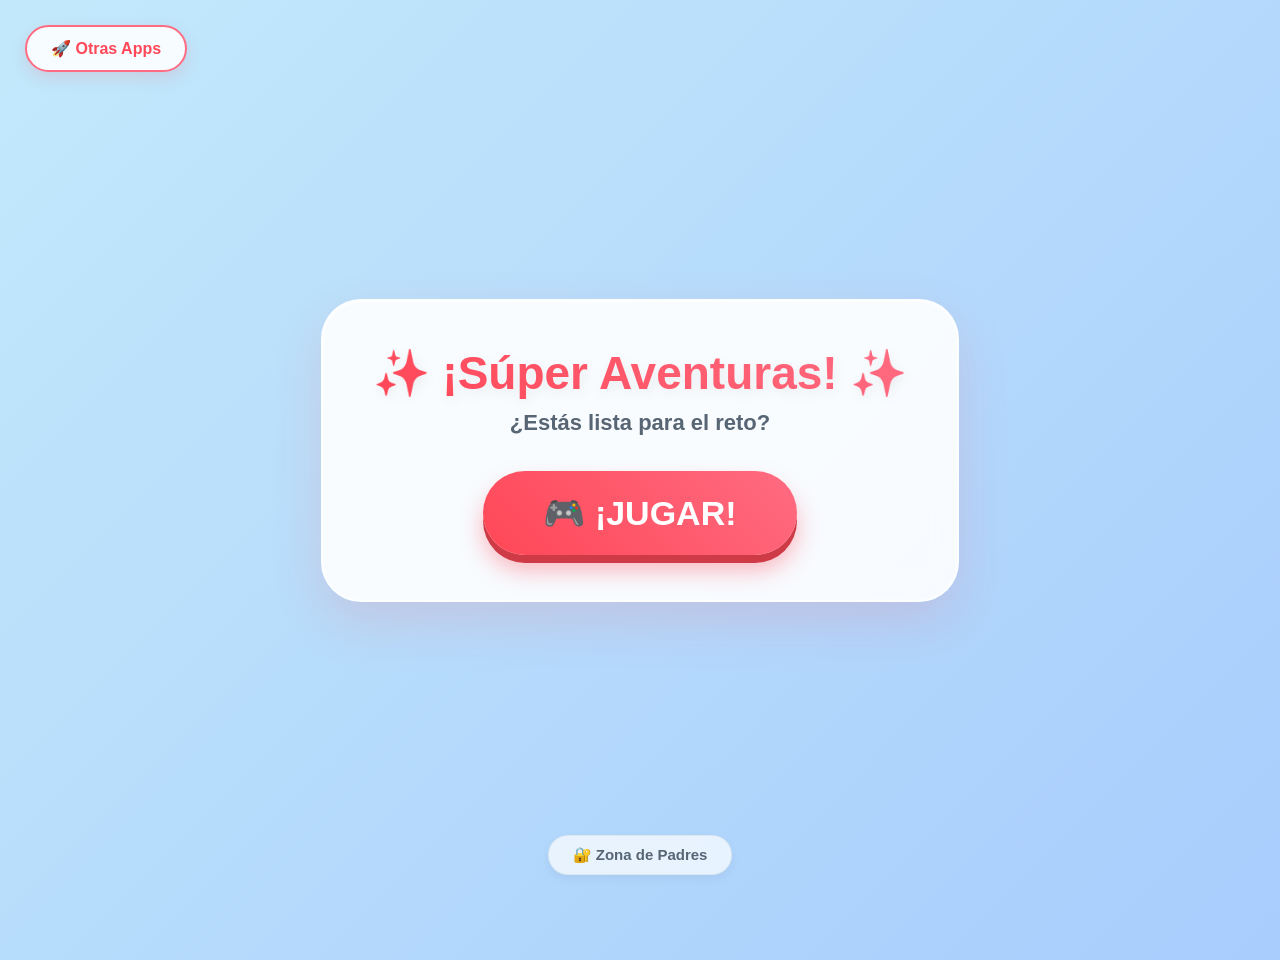
<file: index.html>
<!DOCTYPE html>
<html lang="es">
<head>
    <meta charset="UTF-8">
    <meta name="viewport" content="width=device-width, initial-scale=1.0">
    <title>¡Bienvenidos al Juego!</title>
    <style>
        /* --- DISEÑO AVANZADO Y GRADIENTE INTERACTIVO --- */
        body {
            font-family: 'Arial Rounded MT Bold', 'Comic Sans MS', sans-serif;
            background: linear-gradient(-45deg, #ff9a9e, #fecfef, #a1c4fd, #c2e9fb);
            background-size: 400% 400%;
            animation: gradienteDinamico 15s ease infinite;
            margin: 0;
            height: 100vh;
            display: flex;
            flex-direction: column;
            align-items: center;
            justify-content: center;
            overflow: hidden;
            position: relative;
            user-select: none;
        }

        @keyframes gradienteDinamico {
            0% { background-position: 0% 50%; }
            50% { background-position: 100% 50%; }
            100% { background-position: 0% 50%; }
        }

        /* --- BOTÓN OTRAS APPS (NUEVO) --- */
        .contenedor-navegacion {
            position: absolute;
            top: 25px;
            left: 25px;
            z-index: 30;
        }

        .btn-otras-apps {
            background: rgba(255, 255, 255, 0.85);
            color: #ff4757;
            border: 2px solid #ff6b81;
            padding: 12px 24px;
            font-size: 16px;
            font-weight: bold;
            border-radius: 30px;
            cursor: pointer;
            text-decoration: none;
            display: inline-block;
            backdrop-filter: blur(5px);
            box-shadow: 0 6px 15px rgba(255, 71, 87, 0.15);
            transition: all 0.2s ease;
        }

        .btn-otras-apps:hover {
            background: linear-gradient(45deg, #ff4757, #ff6b81);
            color: white;
            transform: translateY(-2px);
            box-shadow: 0 8px 20px rgba(255, 71, 87, 0.3);
        }

        /* --- CONTENEDOR EFECTO CRISTAL DE ALTA CALIDAD --- */
        .contenedor-inicio {
            text-align: center;
            z-index: 10;
            background: rgba(255, 255, 255, 0.9);
            padding: 45px 50px;
            border-radius: 40px;
            box-shadow: 0 20px 50px rgba(255, 71, 87, 0.15), 
                        0 1px 2px rgba(255, 255, 255, 0.8) inset;
            backdrop-filter: blur(12px);
            -webkit-backdrop-filter: blur(12px);
            border: 2px solid rgba(255, 255, 255, 0.6);
            transform: scale(1);
            transition: transform 0.3s cubic-bezier(0.175, 0.885, 0.32, 1.275);
        }
        .contenedor-inicio:hover {
            transform: scale(1.02);
        }

        /* --- TIPOGRAFÍAS ARCADE CON REBOTE --- */
        h1 {
            font-size: 46px;
            background: linear-gradient(45deg, #ff4757, #ff6b81);
            -webkit-background-clip: text;
            -webkit-text-fill-color: transparent;
            margin: 0 0 10px 0;
            font-weight: 900;
            filter: drop-shadow(2px 4px 6px rgba(0,0,0,0.06));
            animation: flotar 3s ease-in-out infinite;
        }

        p {
            font-size: 22px;
            color: #576574;
            margin: 0 0 35px 0;
            font-weight: bold;
        }

        /* --- EL SÚPER BOTÓN DE JUGAR 3D --- */
        .btn-jugar {
            background: linear-gradient(45deg, #ff4757, #ff6b81);
            color: white;
            border: none;
            padding: 22px 60px;
            font-size: 34px;
            font-weight: bold;
            border-radius: 50px;
            cursor: pointer;
            position: relative;
            box-shadow: 0 8px 0 #cf3a47, 0 15px 25px rgba(255, 71, 87, 0.4);
            transition: all 0.15s cubic-bezier(0.175, 0.885, 0.32, 1.275);
            animation: pulso 2.5s infinite;
        }

        .btn-jugar:hover {
            transform: translateY(-4px);
            box-shadow: 0 12px 0 #cf3a47, 0 20px 30px rgba(255, 71, 87, 0.5);
            filter: brightness(1.05);
        }

        .btn-jugar:active {
            transform: translateY(6px);
            box-shadow: 0 2px 0 #cf3a47, 0 5px 10px rgba(255, 71, 87, 0.4);
        }

        /* --- ÁREA EXCLUSIVA DE PADRES --- */
        .zona-padres {
            position: absolute;
            bottom: 25px;
            z-index: 20;
        }

        .btn-padres {
            background: rgba(255, 255, 255, 0.7);
            color: #576574;
            border: 1px solid rgba(0,0,0,0.05);
            padding: 10px 24px;
            font-size: 15px;
            font-weight: bold;
            border-radius: 30px;
            cursor: pointer;
            backdrop-filter: blur(5px);
            transition: all 0.2s ease;
            box-shadow: 0 4px 10px rgba(0,0,0,0.05);
        }

        .btn-padres:hover {
            background: #2f3542;
            color: white;
            transform: translateY(-2px);
            box-shadow: 0 6px 15px rgba(0,0,0,0.15);
        }

        /* --- PANTALLA SEGURIDAD INTERNA (MODAL) --- */
        .modal-padres {
            position: fixed;
            top: 0; left: 0; width: 100vw; height: 100vh;
            background: rgba(47, 53, 66, 0.85);
            backdrop-filter: blur(10px);
            z-index: 100;
            display: flex;
            align-items: center;
            justify-content: center;
            opacity: 0; pointer-events: none;
            transition: opacity 0.3s ease;
        }

        .modal-padres.activo {
            opacity: 1; pointer-events: auto;
        }

        .caja-seguridad {
            background: #ffffff; padding: 30px; border-radius: 30px;
            max-width: 320px; width: 85%; text-align: center;
            box-shadow: 0 15px 35px rgba(0,0,0,0.3);
            border: 3px solid #576574;
        }

        .caja-seguridad h3 { color: #2f3542; margin-top: 0; font-size: 22px; }
        .caja-seguridad p { font-size: 14px; margin-bottom: 15px; color: #747d8c; }

        .input-pin {
            width: 80%; padding: 12px; font-size: 24px; text-align: center;
            letter-spacing: 6px; border: 2px solid #ced6e0; border-radius: 15px;
            margin-bottom: 20px; outline: none; font-family: monospace;
            background: #f1f2f6; color: #2f3542;
        }

        .caja-botones-modal { display: flex; gap: 10px; justify-content: center; }

        .btn-modal {
            padding: 12px 24px; font-size: 16px; font-weight: bold; border: none;
            border-radius: 15px; cursor: pointer; transition: transform 0.1s;
        }
        .btn-confirmar { background: #1dd1a1; color: white; }
        .btn-cancelar { background: #ee5253; color: white; }
        .btn-modal:active { transform: scale(0.95); }

        /* --- ANIMACIONES --- */
        @keyframes flotar {
            0%, 100% { transform: translateY(0) rotate(0deg); }
            50% { transform: translateY(-12px) rotate(1deg); }
        }

        @keyframes pulso {
            0%, 100% { filter: drop-shadow(0 0 0px rgba(255,71,87,0)); }
            50% { filter: drop-shadow(0 0 15px rgba(255,71,87,0.6)); }
        }

        .animar-error { animation: vibrar 0.4s ease-in-out; border-color: #ee5253 !important; }
        @keyframes vibrar {
            0%, 100% { transform: translateX(0); }
            20%, 60% { transform: translateX(-8px); }
            40%, 80% { transform: translateX(8px); }
        }

        .emoji-decorativo {
            position: absolute;
            bottom: -60px;
            opacity: 0;
            pointer-events: none;
            animation: subirYRotar var(--tiempo-caida) linear infinite;
        }

        @keyframes subirYRotar {
            0% { transform: translateY(0) translateX(0) rotate(0deg); opacity: 0; }
            10% { opacity: 0.7; }
            90% { opacity: 0.7; }
            100% { transform: translateY(-115vh) translateX(var(--desvio-x)) rotate(var(--rotacion-final)); opacity: 0; }
        }
    </style>
</head>
<body>

    <div class="contenedor-navegacion">
        <a href="https://elanonimous22.github.io/juegos-de-mesa/" class="btn-otras-apps" onclick="sonarClickEfecto()">🚀 Otras Apps</a>
    </div>

    <div class="contenedor-inicio">
        <h1>✨ ¡Súper Aventuras! ✨</h1>
        <p>¿Estás lista para el reto?</p>
        <button class="btn-jugar" onclick="comenzarJuego()">🎮 ¡JUGAR!</button>
    </div>

    <div class="zona-padres">
        <button class="btn-padres" onclick="abrirFiltroPadres()">🔐 Zona de Padres</button>
    </div>

    <div id="modal-seguridad" class="modal-padres">
        <div class="caja-seguridad" id="caja-alerta">
            <h3>🔒 Filtro de Adultos</h3>
            <p>Introduce la clave de acceso para continuar:</p>
            <input type="password" id="campo-pin" class="input-pin" maxlength="6" placeholder="******" inputmode="numeric">
            <div class="caja-botones-modal">
                <button class="btn-modal btn-cancelar" onclick="cerrarFiltroPadres()">Cancelar</button>
                <button class="btn-modal btn-confirmar" onclick="validarPinPadres()">Entrar</button>
            </div>
        </div>
    </div>

    <script>
        // --- MOTOR DE AUDIO SINTETIZADO ---
        const audioCtx = new (window.AudioContext || window.webkitAudioContext)();
        let musicaFondo = null;

        function iniciarMusicaFondo() {
            if (musicaFondo) return;
            const notas = [261.63, 329.63, 392.00, 523.25, 392.00, 329.63];
            let i = 0;
            setInterval(() => {
                if (audioCtx.state === 'suspended') return;
                const osc = audioCtx.createOscillator();
                const gain = audioCtx.createGain();
                osc.connect(gain); gain.connect(audioCtx.destination);
                osc.type = 'triangle';
                osc.frequency.setValueAtTime(notas[i], audioCtx.currentTime);
                gain.gain.setValueAtTime(0.03, audioCtx.currentTime);
                gain.gain.exponentialRampToValueAtTime(0.001, audioCtx.currentTime + 0.4);
                osc.start(); osc.stop(audioCtx.currentTime + 0.4);
                i = (i + 1) % notas.length;
            }, 450);
            musicaFondo = true;
        }

        function sonarClickEfecto(tipo = 'clic') {
            if (audioCtx.state === 'suspended') audioCtx.resume();
            iniciarMusicaFondo();
            const osc = audioCtx.createOscillator();
            const gain = audioCtx.createGain();
            osc.connect(gain); gain.connect(audioCtx.destination);
            
            if (tipo === 'clic') {
                osc.type = 'sine'; osc.frequency.setValueAtTime(400, audioCtx.currentTime);
                osc.frequency.exponentialRampToValueAtTime(1200, audioCtx.currentTime + 0.2);
                gain.gain.setValueAtTime(0.15, audioCtx.currentTime);
            } else if (tipo === 'error') {
                osc.type = 'sawtooth'; osc.frequency.setValueAtTime(120, audioCtx.currentTime);
                gain.gain.setValueAtTime(0.2, audioCtx.currentTime);
            } else if (tipo === 'granted') {
                osc.type = 'square'; osc.frequency.setValueAtTime(523.25, audioCtx.currentTime);
                osc.frequency.setValueAtTime(659.25, audioCtx.currentTime + 0.1);
                gain.gain.setValueAtTime(0.1, audioCtx.currentTime);
            }
            osc.start(); osc.stop(audioCtx.currentTime + 0.25);
        }

        // --- PARTÍCULAS ---
        const emojis = ['🔢', '✍️', '👾', '🚀', '⭐', '🎈', '🧠', '📚', '🎨', '🧩', '🐱'];
        function crearEmoji() {
            const emoji = document.createElement('div');
            emoji.classList.add('emoji-decorativo');
            emoji.innerText = emojis[Math.floor(Math.random() * emojis.length)];
            emoji.style.left = Math.random() * 95 + "vw";
            emoji.style.fontSize = (Math.random() * 20 + 25) + "px";
            emoji.style.setProperty('--tiempo-caida', (Math.random() * 3 + 5) + "s");
            emoji.style.setProperty('--desvio-x', (Math.random() * 80 - 40) + "px");
            emoji.style.setProperty('--rotacion-final', (Math.random() * 360 - 180) + "deg");
            document.body.appendChild(emoji);
            setTimeout(() => { emoji.remove(); }, 8000);
        }
        setInterval(crearEmoji, 600);
        window.onclick = () => { iniciarMusicaFondo(); };

        // --- MANEJO DEL MODAL Y FILTRO ---
        function abrirFiltroPadres() {
            sonarClickEfecto();
            document.getElementById('campo-pin').value = "";
            document.getElementById('modal-seguridad').classList.add('activo');
            setTimeout(() => document.getElementById('campo-pin').focus(), 100);
        }

        function cerrarFiltroPadres() {
            sonarClickEfecto('error');
            document.getElementById('modal-seguridad').classList.remove('activo');
        }

        function validarPinPadres() {
            const input = document.getElementById('campo-pin').value;
            const caja = document.getElementById('caja-alerta');
            
            if (input === "010822") {
                sonarClickEfecto('granted');
                setTimeout(() => {
                    window.location.href = "padres.html";
                }, 400);
            } else {
                sonarClickEfecto('error');
                caja.classList.add('animar-error');
                document.getElementById('campo-pin').value = "";
                setTimeout(() => {
                    caja.classList.remove('animar-error');
                }, 400);
            }
        }

        // Permitir pulsar Enter en el teclado
        document.getElementById('campo-pin').addEventListener('keypress', function(e) {
            if (e.key === 'Enter') validarPinPadres();
        });

        function comenzarJuego() {
            sonarClickEfecto();
            setTimeout(() => {
                window.location.href = "menuprincipal.html";
            }, 350);
        }
    </script>
</body>
</html>
</file>
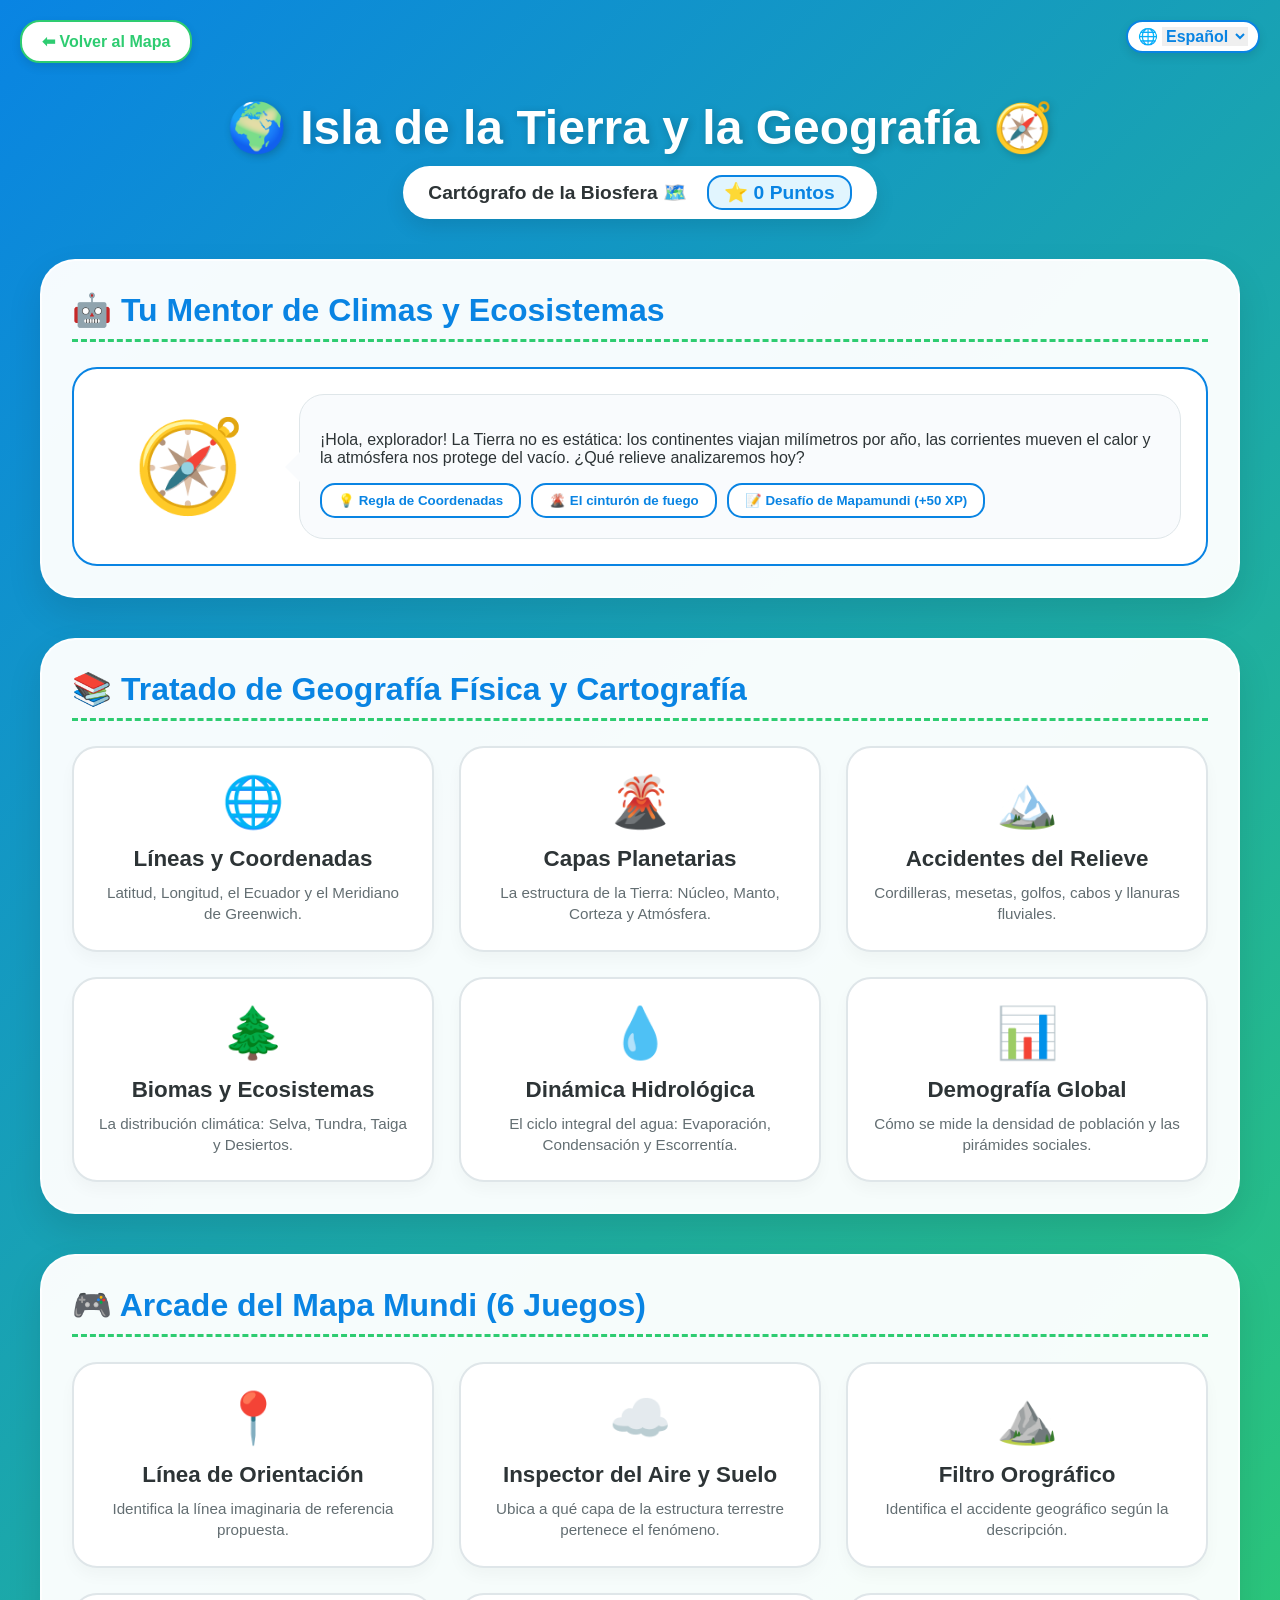
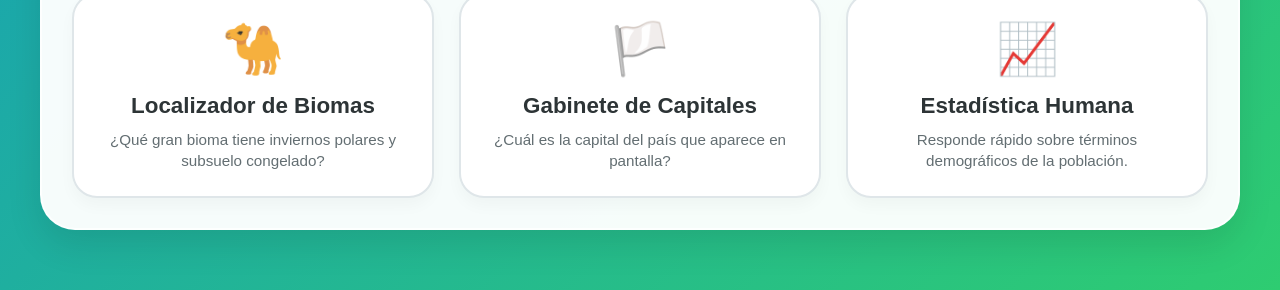
<file: geografia.html>
<!DOCTYPE html>
<html lang="es">
<head>
    <meta charset="UTF-8">
    <meta name="viewport" content="width=device-width, initial-scale=1.0">
    <title>Isla de la Tierra y la Geografía</title>
    <style>
        :root {
            --primary: #74b9ff;
            --accent-geo: #2ecc71;
            --bg-gradient: linear-gradient(135deg, #0984e3 0%, #2ecc71 100%);
            --glass-bg: rgba(255, 255, 255, 0.96);
            --text-dark: #2d3436;
        }

        body {
            font-family: 'Arial Rounded MT Bold', 'Comic Sans MS', sans-serif;
            background: var(--bg-gradient);
            margin: 0;
            padding: 20px;
            min-height: 100vh;
            color: var(--text-dark);
            box-sizing: border-box;
            user-select: none;
        }

        *, *::before, *::after {
            box-sizing: border-box;
        }

        /* --- BOTÓN VOLVER --- */
        .btn-volver {
            position: absolute;
            top: 20px;
            left: 20px;
            background: white;
            border: 2px solid var(--accent-geo);
            color: var(--accent-geo);
            padding: 10px 20px;
            font-size: 16px;
            font-weight: bold;
            border-radius: 20px;
            cursor: pointer;
            text-decoration: none;
            box-shadow: 0 4px 10px rgba(0,0,0,0.1);
            transition: all 0.2s;
            z-index: 100;
        }
        .btn-volver:hover {
            background: var(--accent-geo);
            color: white;
            transform: translateY(-2px);
        }

        /* --- SELECTOR DE IDIOMA --- */
        .selector-idioma {
            position: absolute;
            top: 20px;
            right: 20px;
            background: white;
            padding: 5px 10px;
            border-radius: 20px;
            border: 2px solid #0984e3;
            box-shadow: 0 4px 10px rgba(0,0,0,0.1);
            z-index: 100;
        }
        .selector-idioma select {
            border: none;
            font-size: 16px;
            font-weight: bold;
            font-family: inherit;
            outline: none;
            cursor: pointer;
            color: #0984e3;
        }

        /* --- CONTENEDOR PRINCIPAL --- */
        .hub-container {
            max-width: 1200px;
            margin: 80px auto 0 auto;
            text-align: center;
        }

        h1 {
            font-size: 3rem;
            color: white;
            margin-bottom: 10px;
            text-shadow: 2px 2px 8px rgba(0,0,0,0.2);
            animation: flotar 3s ease-in-out infinite;
        }

        .sub-bar {
            background: white;
            padding: 15px 25px;
            border-radius: 30px;
            display: inline-block;
            margin-bottom: 40px;
            box-shadow: 0 8px 20px rgba(0,0,0,0.1);
            font-size: 1.2rem;
            font-weight: bold;
        }

        .puntos-badge {
            color: #0984e3;
            margin-left: 15px;
            background: #e1f5fe;
            padding: 5px 15px;
            border-radius: 15px;
            border: 2px solid #0984e3;
        }

        /* --- PANELES DE SECCIONES --- */
        .seccion-bloque {
            background: var(--glass-bg);
            border-radius: 35px;
            padding: 30px;
            margin-bottom: 40px;
            box-shadow: 0 15px 35px rgba(0,0,0,0.1);
            border: 2px solid rgba(255,255,255,0.8);
            text-align: left;
        }

        .seccion-bloque h2 {
            font-size: 2rem;
            color: #0984e3;
            margin-top: 0;
            margin-bottom: 25px;
            border-bottom: 3px dashed var(--accent-geo);
            padding-bottom: 10px;
        }

        /* --- GRILLA ADAPTIVA --- */
        .grid-cards {
            display: grid;
            grid-template-columns: repeat(auto-fit, minmax(280px, 1fr));
            gap: 25px;
        }

        .card-actividad {
            background: white;
            border-radius: 25px;
            padding: 25px;
            text-align: center;
            box-shadow: 0 8px 15px rgba(0,0,0,0.03);
            border: 2px solid #dfe6e9;
            cursor: pointer;
            transition: all 0.3s cubic-bezier(0.175, 0.885, 0.32, 1.275);
        }

        .card-actividad:hover {
            transform: translateY(-8px);
            box-shadow: 0 15px 25px rgba(9, 132, 227, 0.15);
            border-color: var(--accent-geo);
        }

        .card-icon {
            font-size: 50px;
            margin-bottom: 15px;
        }

        .card-actividad h3 {
            margin: 10px 0;
            font-size: 1.4rem;
            color: #2d3436;
        }

        .card-actividad p {
            margin: 0;
            color: #636e72;
            font-size: 0.95rem;
            line-height: 1.4;
        }

        /* --- ZONA DE JUEGO ACTIVA --- */
        .zona-juego-activa {
            display: none;
            background: white;
            border-radius: 35px;
            padding: 40px 20px;
            margin-bottom: 40px;
            box-shadow: 0 20px 40px rgba(0,0,0,0.15);
            border: 3px solid #0984e3;
            text-align: center;
            animation: entrada 0.4s ease-out;
        }

        .pantalla-operacion {
            font-size: 2.4rem;
            font-weight: bold;
            margin: 20px 0;
            color: #2d3436;
            letter-spacing: 1px;
            word-break: break-word;
        }

        .input-respuesta {
            font-size: 1.8rem;
            width: 80%;
            max-width: 400px;
            text-align: center;
            padding: 12px;
            border: 3px solid #b2bec3;
            border-radius: 20px;
            outline: none;
            font-family: inherit;
            margin-bottom: 20px;
        }
        .input-respuesta:focus { border-color: #0984e3; }

        .btn-comprobar {
            display: block;
            margin: 0 auto;
            background: linear-gradient(45deg, #0984e3, var(--accent-geo));
            color: white;
            border: none;
            padding: 15px 40px;
            font-size: 1.3rem;
            font-weight: bold;
            border-radius: 30px;
            cursor: pointer;
            box-shadow: 0 5px 15px rgba(9, 132, 227, 0.3);
        }

        /* --- SECCIÓN MENTOR GEOGRÁFICO --- */
        .contenedor-tutora {
            display: grid;
            grid-template-columns: 180px 1fr;
            gap: 20px;
            align-items: center;
            background: #fff;
            padding: 25px;
            border-radius: 25px;
            border: 2px solid #0984e3;
        }

        .avatar-ia { font-size: 90px; text-align: center; animation: flotar 4s ease-in-out infinite; }

        .bocadillo-chat {
            background: #f9fbfd;
            padding: 20px;
            border-radius: 25px;
            position: relative;
            border: 1px solid #dfe6e9;
        }

        .bocadillo-chat::before {
            content: ''; position: absolute; left: -15px; top: 50%;
            transform: translateY(-50%); border-width: 15px 15px 15px 0;
            border-style: solid; border-color: transparent #f9fbfd transparent transparent;
        }

        .opciones-tutora { margin-top: 15px; display: flex; gap: 10px; flex-wrap: wrap; }
        .btn-opcion-chat {
            background: white; border: 2px solid #0984e3; color: #0984e3;
            padding: 8px 16px; border-radius: 15px; cursor: pointer;
            font-weight: bold; transition: all 0.2s;
        }
        .btn-opcion-chat:hover { background: #0984e3; color: white; }

        /* --- MODAL DE TEORÍA --- */
        .modal-teoria {
            display: none; position: fixed; top: 0; left: 0; width: 100vw; height: 100vh;
            background: rgba(0,0,0,0.5); backdrop-filter: blur(8px); z-index: 1000;
            justify-content: center; align-items: center;
        }

        .modal-teoria-contenido {
            background: white; padding: 40px; border-radius: 35px;
            max-width: 650px; width: 90%; max-height: 85vh; overflow-y: auto;
            position: relative; text-align: left; box-shadow: 0 20px 40px rgba(0,0,0,0.2);
            animation: entrada 0.3s cubic-bezier(0.175, 0.885, 0.32, 1.275);
        }

        .btn-cerrar-modal {
            position: absolute; top: 20px; right: 20px; background: #ff7675;
            color: white; border: none; width: 35px; height: 35px; border-radius: 50%;
            cursor: pointer; font-weight: bold;
        }

        /* --- RESPONSIVE --- */
        @media (max-width: 820px) {
            h1 { font-size: 2.2rem; }
            .contenedor-tutora { grid-template-columns: 1fr; text-align: center; }
            .bocadillo-chat::before { display: none; }
            .avatar-ia { margin-bottom: 10px; }
            .pantalla-operacion { font-size: 1.9rem; }
            .selector-idioma { position: static; display: inline-block; margin-top: 10px; }
        }

        @media (max-width: 480px) {
            body { padding: 10px; }
            h1 { font-size: 1.6rem; }
            .seccion-bloque { padding: 20px; border-radius: 25px; }
            .seccion-bloque h2 { font-size: 1.3rem; }
            .btn-volver { position: static; display: inline-block; margin-bottom: 15px; }
            .hub-container { margin-top: 10px; }
        }

        @keyframes flotar {
            0%, 100% { transform: translateY(0); }
            50% { transform: translateY(-10px); }
        }
        @keyframes entrada {
            from { opacity: 0; transform: scale(0.95) translateY(15px); }
            to { opacity: 1; transform: scale(1) translateY(0); }
        }
    </style>
</head>
<body>

    <a href="menuprincipal.html" class="btn-volver" id="lbl-volver" onclick="sonarBoton()">⬅ Volver al Mapa</a>

    <div class="selector-idioma">
        🌐 <select id="select-lang" onchange="cambiarIdioma()">
            <option value="es">Español</option>
            <option value="en">English</option>
            <option value="fr">Français</option>
        </select>
    </div>

    <div class="hub-container">
        <h1 id="main-title">🌍 Isla de la Tierra y la Geografía 🧭</h1>
        <div class="sub-bar">
            <span id="user-badge">Cartógrafo de la Biosfera 🗺️</span>
            <span class="puntos-badge">⭐ <span id="marcador-puntos">0</span> <span id="lbl-puntos">Puntos</span></span>
        </div>

        <div id="zona-de-juego" class="zona-juego-activa">
            <h2 id="titulo-juego-activo">Radar Satelital</h2>
            <p id="instrucciones-juego-activo">Analiza el relieve o coordenadas indicadas:</p>
            <div id="pantalla-geo" class="pantalla-operacion">Map Data</div>
            <input type="text" id="respuesta-usuario" class="input-respuesta" placeholder="..." autocomplete="off" spellcheck="false">
            <button class="btn-comprobar" id="btn-verificar" onclick="validarRespuestaJuego()">Fijar Coordenada 🚀</button>
        </div>

        <div class="seccion-bloque">
            <h2 id="sec1-title">🤖 Tu Mentor de Climas y Ecosistemas</h2>
            <div class="contenedor-tutora">
                <div class="avatar-ia">🧭</div>
                <div class="bocadillo-chat">
                    <p id="texto-chat-tutora">¡Hola, explorador! La Tierra no es estática: los continentes viajan milímetros por año, las corrientes mueven el calor y la atmósfera nos protege del vacío. ¿Qué relieve analizaremos hoy?</p>
                    <div class="opciones-tutora">
                        <button class="btn-opcion-chat" id="opt-truco" onclick="charlarTutora('truco')">💡 Regla de Coordenadas</button>
                        <button class="btn-opcion-chat" id="opt-miedo" onclick="charlarTutora('miedo')">🌋 El cinturón de fuego</button>
                        <button class="btn-opcion-chat" id="opt-examen" onclick="charlarTutora('examen')">📝 Desafío de Mapamundi (+50 XP)</button>
                    </div>
                </div>
            </div>
        </div>

        <div class="seccion-bloque">
            <h2 id="sec2-title">📚 Tratado de Geografía Física y Cartografía</h2>
            <div class="grid-cards">
                <div class="card-actividad" onclick="abrirTeoria('coordenadas')">
                    <div class="card-icon">🌐</div>
                    <h3 id="card-t1">Líneas y Coordenadas</h3>
                    <p id="card-d1">Latitud, Longitud, el Ecuador y el Meridiano de Greenwich.</p>
                </div>
                <div class="card-actividad" onclick="abrirTeoria('estructuras')">
                    <div class="card-icon">🌋</div>
                    <h3 id="card-t2">Capas Planetarias</h3>
                    <p id="card-d2">La estructura de la Tierra: Núcleo, Manto, Corteza y Atmósfera.</p>
                </div>
                <div class="card-actividad" onclick="abrirTeoria('relieve')">
                    <div class="card-icon">🏔️</div>
                    <h3 id="card-t3">Accidentes del Relieve</h3>
                    <p id="card-d3">Cordilleras, mesetas, golfos, cabos y llanuras fluviales.</p>
                </div>
                <div class="card-actividad" onclick="abrirTeoria('biomas')">
                    <div class="card-icon">🌲</div>
                    <h3 id="card-t4">Biomas y Ecosistemas</h3>
                    <p id="card-d4">La distribución climática: Selva, Tundra, Taiga y Desiertos.</p>
                </div>
                <div class="card-actividad" onclick="abrirTeoria('ciclo')">
                    <div class="card-icon">💧</div>
                    <h3 id="card-t5">Dinámica Hidrológica</h3>
                    <p id="card-d5">El ciclo integral del agua: Evaporación, Condensación y Escorrentía.</p>
                </div>
                <div class="card-actividad" onclick="abrirTeoria('poblacion')">
                    <div class="card-icon">📊</div>
                    <h3 id="card-t6">Demografía Global</h3>
                    <p id="card-d6">Cómo se mide la densidad de población y las pirámides sociales.</p>
                </div>
            </div>
        </div>

        <div class="seccion-bloque">
            <h2 id="sec3-title">🎮 Arcade del Mapa Mundi (6 Juegos)</h2>
            <div class="grid-cards">
                <div class="card-actividad" onclick="iniciarJuego('lineas')">
                    <div class="card-icon">📍</div>
                    <h3 id="game-t1">Línea de Orientación</h3>
                    <p id="game-d1">Identifica la línea imaginaria de referencia propuesta.</p>
                </div>
                <div class="card-actividad" onclick="iniciarJuego('capas')">
                    <div class="card-icon">☁️</div>
                    <h3 id="game-t2">Inspector del Aire y Suelo</h3>
                    <p id="game-d2">Ubica a qué capa de la estructura terrestre pertenece el fenómeno.</p>
                </div>
                <div class="card-actividad" onclick="iniciarJuego('accidentes')">
                    <div class="card-icon">⛰️</div>
                    <h3 id="game-t3">Filtro Orográfico</h3>
                    <p id="game-d3">Identifica el accidente geográfico según la descripción.</p>
                </div>
                <div class="card-actividad" onclick="iniciarJuego('ecosistemas')">
                    <div class="card-icon">🐪</div>
                    <h3 id="game-t4">Localizador de Biomas</h3>
                    <p id="game-d4">¿Qué gran bioma tiene inviernos polares y subsuelo congelado?</p>
                </div>
                <div class="card-actividad" onclick="iniciarJuego('politica')">
                    <div class="card-icon">🏳️</div>
                    <h3 id="game-t5">Gabinete de Capitales</h3>
                    <p id="game-d5">¿Cuál es la capital del país que aparece en pantalla?</p>
                </div>
                <div class="card-actividad" onclick="iniciarJuego('demografia')">
                    <div class="card-icon">📈</div>
                    <h3 id="game-t6">Estadística Humana</h3>
                    <p id="game-d6">Responde rápido sobre términos demográficos de la población.</p>
                </div>
            </div>
        </div>
    </div>

    <div id="modal-teoria" class="modal-teoria">
        <div class="modal-teoria-contenido">
            <button class="btn-cerrar-modal" onclick="cerrarTeoria()">X</button>
            <h2 id="modal-titulo-teoria">Estudio Geográfico</h2>
            <div id="modal-cuerpo-teoria">Contenido...</div>
        </div>
    </div>

    <script>
        // --- MOTOR DE LOCALIZACIÓN MULTILINGÜE ---
        let langActual = 'es';
        const locales = {
            es: {
                volver: "⬅ Volver al Mapa", title: "🌍 Isla de la Tierra y la Geografía 🧭",
                badge: "Cartógrafo de la Biosfera 🗺️", puntos: "Puntos", verificar: "Fijar Coordenada 🚀",
                sec1: "🤖 Tu Mentor de Climas y Ecosistemas", sec2: "📚 Tratado de Geografía Física y Cartografía", sec3: "🎮 Arcade del Mapa Mundi (6 Juegos)",
                chat: "¡Hola, explorador! La Tierra no es estática: los continentes viajan milímetros por año, las corrientes mueven el calor y la atmósfera nos protege del vacío. ¿Qué relieve analizaremos hoy?",
                opt1: "💡 Regla de Coordenadas", opt2: "🌋 El cinturón de fuego", opt3: "📝 Desafío de Mapamundi (+50 XP)",
                t1: "Líneas y Coordenadas", d1: "Latitud, Longitud, el Ecuador y el Meridiano de Greenwich.",
                t2: "Capas Planetarias", d2: "La estructura de la Tierra: Núcleo, Manto, Corteza y Atmósfera.",
                t3: "Accidentes del Relieve", d3: "Cordilleras, mesetas, golfos, cabos y llanuras fluviales.",
                t4: "Biomas y Ecosistemas", d4: "La distribución climática: Selva, Tundra, Taiga y Desiertos.",
                t5: "Dinámica Hidrológica", d5: "El ciclo integral del agua: Evaporación, Condensación y Escorrentía.",
                t6: "Demografía Global", d6: "Cómo se mide la densidad de población y las pirámides sociales.",
                gt1: "Línea de Orientación", gd1: "Identifica la línea imaginaria de referencia propuesta.",
                gt2: "Inspector del Aire y Suelo", gd2: "Ubica a qué capa de la estructura terrestre pertenece el fenómeno.",
                gt3: "Filtro Orográfico", gd3: "Identifica el accidente geográfico según la descripción.",
                gt4: "Localizador de Biomas", gd4: "¿Qué gran bioma tiene inviernos polares y subsuelo congelado?",
                gt5: "Gabinete de Capitales", gd5: "¿Cuál es la capital del país que aparece en pantalla?",
                gt6: "Estadística Humana", gd6: "Responde rápido sobre términos demográficos de la población.",
                inst_lineas: "¿Qué línea divide el planeta en Hemisferio Norte y Sur? (ecuador / greenwich)",
                inst_capas: "La capa gaseosa más baja donde ocurren la lluvia y las nubes es la... (troposfera / estratosfera)",
                inst_acc: "Una gran extensión de terreno plano situado a gran altura sobre el nivel del mar es una...",
                inst_bio: "¿Qué bioma árido se caracteriza por poquísimas lluvias y cactus? (desierto / selva / tundra)",
                inst_pol: "¿Cuál es la capital oficial de España?",
                inst_demo: "El número de habitantes por kilómetro cuadrado mide la... (densidad / natalidad / migracion)",
                err: "❌ ¡Ruta perdida! La coordenada exacta del mapa era:", ok: "✨ ¡Fijado perfecto! Cartografía validada. +10 puntos ⭐"
            },
            en: {
                volver: "⬅ Back to Map", title: "🌍 Earth and Geography Island 🧭",
                badge: "Biosphere Cartographer 🗺️", puntos: "Points", verificar: "Lock Coordinate 🚀",
                sec1: "🤖 Your Mentor of Climates & Ecosystems", sec2: "📚 Treatise on Physical Geography & Mapping", sec3: "🎮 World Map Arcade (6 Games)",
                chat: "Hello, explorer! Earth is dynamic: continents travel millimeters per year, oceanic currents redistribute heat, and the atmosphere seals us from the void. What landform shall we map today?",
                opt1: "💡 Coordinates Rule", opt2: "🌋 Ring of Fire", opt3: "📝 World Map Challenge (+50 XP)",
                t1: "Lines & Coordinates", d1: "Latitude, Longitude, Equator line metrics, and Greenwich Meridian.",
                t2: "Planetary Layers", d2: "The internal structural mesh: Core, Mantle, Crust, and Atmosphere.",
                t3: "Landforms & Relief", d3: "Mountain ranges, elevated plateaus, gulfs, capes, and valleys.",
                t4: "Biomes & Ecosystems", d4: "Climatic macrozones: Rainforest, Tundra, Taiga, and Deserts.",
                t5: "Hydrological Balance", d5: "The comprehensive water loop: Evaporation, Condensation, and Runoff.",
                t6: "Global Demographics", d6: "Measuring population density setups and social age pyramids.",
                gt1: "Orientation Line", gd1: "Identify the proposed imaginary line reference template.",
                gt2: "Air & Soil Inspector", gd2: "Classify which layer of Earth's anatomy holds the noted event.",
                gt3: "Orography Filter", gd3: "Identify the specific physical landform from its text definition.",
                gt4: "Biome Tracker", gd4: "Which macrozone features polar winters and permanently frozen subsoil?",
                gt5: "Capital Chamber", gd5: "What is the official capital city of the displayed nation?",
                gt6: "Human Statistics", gd6: "Quick quiz regarding demographic population parameters.",
                inst_lineas: "Which line cuts the globe into Northern and Southern Hemispheres? (equator / greenwich)",
                inst_capas: "The lowest gaseous air layer where clouds and rain form is the... (troposphere / stratosphere)",
                inst_acc: "A broad, elevated flat area rising sharply above surrounding land is a...",
                inst_bio: "Which dry biome features near-zero rainfall and adaptive cacti? (desert / rainforest / tundra)",
                inst_pol: "What is the capital city of Spain?",
                inst_demo: "The total number of citizens living per square kilometer defines population... (density / birthrate)",
                err: "❌ Out of route! The accurate archive coordinate map trace was:", ok: "✨ Coordinate locked! Grid accurately calibrated. +10 points ⭐"
            },
            fr: {
                volver: "⬅ Retour a la Carte", title: "🌍 L'Île de la Terre et de la Géographie 🧭",
                badge: "Cartographe de la Biosphère 🗺️", puntos: "Points", verificar: "Fixer la Coordonnée 🚀",
                sec1: "🤖 Votre Mentor des Climats et Biomes", sec2: "📚 Traité de Géographie Physique Fondamentale", sec3: "🎮 Arcade de la Carte du Monde (6 Jeux)",
                chat: "Bonjour, explorateur ! La Terre bouge : les continents dérivent, les courants régulent les températures et l'atmosphère nous protège du vide. Quel relief allons-nous étudier ?",
                opt1: "💡 Règle des Repères", opt2: "🌋 Ceinture de Feu", opt3: "📝 Défi du Mappemonde (+50 XP)",
                t1: "Lignes et Coordonnées", d1: "Latitude, Longitude, Équateur et Méridien de Greenwich.",
                t2: "Couches Planétaires", d2: "La structure de la Terre : Noyau, Manteau, Croûte et Atmosphère.",
                t3: "Accidents du Relief", d3: "Chaînes de montagnes, plateaux, golfes, caps et plaines.",
                t4: "Biomes et Écosystèmes", d4: "Répartition climatique : Forêt tropicale, Tundra, Taïga et Déserts.",
                t5: "Dynamique Hydrologique", d5: "Le cycle de l'eau : Évaporation, Condensation et Ruissellement.",
                t6: "Démographie Globale", d6: "Mesurer la densité de population et analyser les pyramides des âges.",
                gt1: "Ligne d'Orientation", gd1: "Identifiez la ligne imaginaire de référence demandée.",
                gt2: "Inspecteur de l'Air et du Sol", gd2: "Situez dans quelle couche de la Terre se déroule le phénomène.",
                gt3: "Filtre Orographique", gd3: "Identifiez le relief correspondant à la description physique.",
                gt4: "Localisateur de Biomes", gd4: "Quel grand biome présente des hivers polaires et un sol gelé (permafrost) ?",
                gt5: "Cabinet des Capitales", gd5: "Quelle est la capitale du pays affiché à l'écran ?",
                gt6: "Statistiques Humaines", gd6: "Réponses rapides sur les indicateurs démographiques de population.",
                inst_lineas: "Quelle ligne divise la Terre en Hémisphère Nord et Sud ? (equateur / greenwich)",
                inst_capas: "La couche atmosphérique la plus basse où se forment la pluie et les nuages est la... (troposphere / stratosphere)",
                inst_acc: "Un vaste espace de terrain plat situé à une altitude élevée est un...",
                inst_bio: "Quel biome aride se caractérise par des pluies quasi inexistantes et des cactus ? (desert / foret / tundra)",
                inst_pol: "Quelle est la capitale de l'Espagne ?",
                inst_demo: "Le nombre d'habitants par kilomètre carré définit la... (densite / natalite / migration)",
                err: "❌ Cap perdu ! La coordonnée exacte du cadran était :", ok: "✨ Positionnement parfait ! Cartographie validée. +10 points ⭐"
            }
        };

        function cambiarIdioma() {
            langActual = document.getElementById('select-lang').value;
            const res = locales[langActual];
            
            document.getElementById('lbl-volver').innerText = res.volver;
            document.getElementById('main-title').innerText = res.title;
            document.getElementById('user-badge').innerText = res.badge;
            document.getElementById('lbl-puntos').innerText = res.puntos;
            document.getElementById('btn-verificar').innerText = res.verificar;
            document.getElementById('sec1-title').innerText = res.sec1;
            document.getElementById('sec2-title').innerText = res.sec2;
            document.getElementById('sec3-title').innerText = res.sec3;
            document.getElementById('texto-chat-tutora').innerText = res.chat;
            document.getElementById('opt-truco').innerText = res.opt1;
            document.getElementById('opt-miedo').innerText = res.opt2;
            document.getElementById('opt-examen').innerText = res.opt3;
            
            document.getElementById('card-t1').innerText = res.t1; document.getElementById('card-d1').innerText = res.d1;
            document.getElementById('card-t2').innerText = res.t2; document.getElementById('card-d2').innerText = res.d2;
            document.getElementById('card-t3').innerText = res.t3; document.getElementById('card-d3').innerText = res.d3;
            document.getElementById('card-t4').innerText = res.t4; document.getElementById('card-d4').innerText = res.d4;
            document.getElementById('card-t5').innerText = res.t5; document.getElementById('card-d5').innerText = res.d5;
            document.getElementById('card-t6').innerText = res.t6; document.getElementById('card-d6').innerText = res.d6;
            
            document.getElementById('game-t1').innerText = res.gt1; document.getElementById('game-d1').innerText = res.gd1;
            document.getElementById('game-t2').innerText = res.gt2; document.getElementById('game-d2').innerText = res.gd2;
            document.getElementById('game-t3').innerText = res.gt3; document.getElementById('game-d3').innerText = res.gd3;
            document.getElementById('game-t4').innerText = res.gt4; document.getElementById('game-d4').innerText = res.gd4;
            document.getElementById('game-t5').innerText = res.gt5; document.getElementById('game-d5').innerText = res.gd5;
            document.getElementById('game-t6').innerText = res.gt6; document.getElementById('game-d6').innerText = res.gd6;
            
            if (document.getElementById('zona-de-juego').style.display === 'block') {
                generarPreguntaJuego();
            }
            sonarSintetizador('clic');
        }

        // --- SINTETIZADOR DE AUDIO INTERACTIVO ---
        const audioCtx = new (window.AudioContext || window.webkitAudioContext)();
        let puntosTotales = 0;

        function sonarSintetizador(tipo) {
            if (audioCtx.state === 'suspended') audioCtx.resume();
            const osc = audioCtx.createOscillator();
            const gain = audioCtx.createGain();
            osc.connect(gain); gain.connect(audioCtx.destination);

            if (tipo === 'clic') {
                osc.type = 'sine'; osc.frequency.setValueAtTime(350, audioCtx.currentTime);
                gain.gain.setValueAtTime(0.04, audioCtx.currentTime);
                osc.start(); osc.stop(audioCtx.currentTime + 0.05);
            } else if (tipo === 'correcto') {
                osc.type = 'triangle';
                osc.frequency.setValueAtTime(440, audioCtx.currentTime); // La4
                osc.frequency.setValueAtTime(554.37, audioCtx.currentTime + 0.08); // Do#5
                osc.frequency.setValueAtTime(659.25, audioCtx.currentTime + 0.16); // Mi5
                gain.gain.setValueAtTime(0.09, audioCtx.currentTime);
                osc.start(); osc.stop(audioCtx.currentTime + 0.3);
            } else if (tipo === 'error') {
                osc.type = 'sawtooth'; osc.frequency.setValueAtTime(130, audioCtx.currentTime);
                gain.gain.setValueAtTime(0.12, audioCtx.currentTime);
                osc.start(); osc.stop(audioCtx.currentTime + 0.25);
            }
        }
        function sonarBoton() { sonarSintetizador('clic'); }

        // --- BANCO DE DATOS GEOGRÁFICOS TRILINGÜE ---
        const dbJuegos = {
            es: {
                lineas: [{p: 'Línea horizontal grado 0', r: 'ecuador'}, {p: 'Línea vertical grado 0 de referencia temporal', r: 'greenwich'}],
                capas: [{p: 'Donde vuelan los aviones comerciales y se condensa la lluvia', r: 'troposfera'}, {p: 'Capa sólida externa fragmentada en placas tectónicas', r: 'corteza'}],
                accidentes: [{p: 'Elevación plana rodeada de laderas empinadas', r: 'meseta'}, {p: 'Entrada profunda del mar en la costa', r: 'golfo'}],
                ecosistemas: [{p: 'Clima extremadamente helado, sin árboles, típico de los polos', r: 'tundra'}, {p: 'Bosque tropical perennifolio hiperhúmedo', r: 'selva'}, {p: 'Entorno de precipitaciones insignificantes y alta evaporación', r: 'desierto'}],
                politica: [{p: 'España', r: 'madrid'}, {p: 'Francia', r: 'paris'}, {p: 'Italia', r: 'roma'}],
                demografia: [{p: 'Habitantes por unidad de superficie', r: 'densidad'}, {p: 'Media de hijos por mujer en una región', r: 'natalidad'}]
            },
            en: {
                lineas: [{p: 'Horizontal baseline 0-degrees line', r: 'equator'}, {p: 'Vertical prime longitudinal grid reference', r: 'greenwich'}],
                capas: [{p: 'Where domestic flights cruise and rain forms', r: 'troposphere'}, {p: 'The solid exterior brittle shell split into structural plates', r: 'crust'}],
                accidentes: [{p: 'An elevated, flat-topped tableland structure', r: 'plateau'}, {p: 'A deep oceanic ingress cutting inland', r: 'gulf'}],
                ecosistemas: [{p: 'Frozen, treeless subarctic plain ecosystem', r: 'tundra'}, {p: 'Dense evergreen jungle matrix with extreme rainfall', r: 'rainforest'}, {p: 'Arid climate zone lacking continuous water sheets', r: 'desert'}],
                politica: [{p: 'Spain', r: 'madrid'}, {p: 'France', r: 'paris'}, {p: 'United Kingdom', r: 'london'}],
                demografia: [{p: 'Citizens counted per layout area size unit', r: 'density'}, {p: 'Standard balance of local births within a community', r: 'birthrate'}]
            },
            fr: {
                lineas: [{p: 'Ligne horizontale de référence à 0 degré', r: 'equateur'}, {p: 'Méridien d\'origine pour les fuseaux horaires', r: 'greenwich'}],
                capas: [{p: 'Lieu de formation des perturbations météo', r: 'troposphere'}, {p: 'Enveloppe rocheuse superficielle de la Terre', r: 'croute'}],
                accidentes: [{p: 'Vaste surface plane surélevée par rapport au niveau de la mer', r: 'plateau'}, {p: 'Grande avancée de la mer à l\'intérieur de la terre', r: 'golfe'}],
                ecosistemas: [{p: 'Plaine stérile et gelée des régions circumpolaires', r: 'tundra'}, {p: 'Forêt tropicale humide dense et permanente', r: 'foret'}, {p: 'Région hyper-aride caractérisée par un manque d\'eau', r: 'desert'}],
                politica: [{p: 'Espagne', r: 'madrid'}, {p: 'France', r: 'paris'}, {p: 'Allemagne', r: 'berlin'}],
                demografia: [{p: 'Rapport entre le nombre d\'habitants et la superficie', r: 'densite'}, {p: 'Nombre de naissances par rapport à la population total', r: 'natalite'}]
            }
        };

        let juegoActual = '';
        let respuestasAceptables = [];

        function iniciarJuego(tipo) {
            sonarSintetizador('clic');
            juegoActual = tipo;
            document.getElementById('zona-de-juego').style.display = 'block';
            window.scrollTo({ top: 0, behavior: 'smooth' });
            generarPreguntaJuego();
        }

        function generarPreguntaJuego() {
            const pantalla = document.getElementById('pantalla-geo');
            const input = document.getElementById('respuesta-usuario');
            const instrucciones = document.getElementById('instrucciones-juego-activo');
            const res = locales[langActual];
            input.value = ''; input.focus();
            respuestasAceptables = [];

            if (juegoActual === 'lineas') {
                document.getElementById('titulo-juego-activo').innerText = "📍 " + res.gt1;
                instrucciones.innerText = res.inst_lineas;
            } else if (juegoActual === 'capas') {
                document.getElementById('titulo-juego-activo').innerText = "☁️ " + res.gt2;
                instrucciones.innerText = res.inst_capas;
            } else if (juegoActual === 'accidentes') {
                document.getElementById('titulo-juego-activo').innerText = "⛰️ " + res.gt3;
                instrucciones.innerText = res.inst_acc;
            } else if (juegoActual === 'ecosistemas') {
                document.getElementById('titulo-juego-activo').innerText = "🐪 " + res.gt4;
                instrucciones.innerText = res.inst_bio;
            } else if (juegoActual === 'politica') {
                document.getElementById('titulo-juego-activo').innerText = "🏳️ " + res.gt5;
                instrucciones.innerText = res.inst_pol;
            } else if (juegoActual === 'demografia') {
                document.getElementById('titulo-juego-activo').innerText = "📈 " + res.gt6;
                instrucciones.innerText = res.inst_demo;
            }

            const lista = dbJuegos[langActual][juegoActual];
            let elegida = lista[Math.floor(Math.random() * lista.length)];
            
            pantalla.innerText = elegida.p;
            respuestasAceptables.push(elegida.r);
        }

        function validarRespuestaJuego() {
            const inputVal = document.getElementById('respuesta-usuario').value.trim().toLowerCase();
            if (inputVal === "") return;

            const limpiarTexto = (t) => t.normalize("NFD").replace(/[\u0300-\u036f]/g, "");
            let esCorrecto = respuestasAceptables.some(resp => limpiarTexto(resp) === limpiarTexto(inputVal));
            const res = locales[langActual];

            if (esCorrecto) {
                sonarSintetizador('correcto');
                puntosTotales += 10;
                document.getElementById('marcador-puntos').innerText = puntosTotales;
                alert(res.ok);
                generarPreguntaJuego();
            } else {
                sonarSintetizador('error');
                alert(`${res.err} "${respuestasAceptables[0]}"`);
                generarPreguntaJuego();
            }
        }

        document.getElementById('respuesta-usuario').addEventListener('keypress', function(e) {
            if (e.key === 'Enter') validarRespuestaJuego();
        });

        // --- MENTOR INTEGRADO DE BIÓSFERA ---
        function charlarTutora(opcion) {
            sonarSintetizador('clic');
            const cajaTexto = document.getElementById('texto-chat-tutora');
            
            const tips = {
                es: {
                    truco: "💡 La latitud mide tu distancia al Ecuador (norte/sur), mientras que la longitud mide tu distancia al meridiano de Greenwich (este/oeste).",
                    miedo: "🌋 El Cinturón de Fuego del Pacífico concentra el 75% de los volcanes activos del mundo debido a las colisiones constantes de placas tectónicas.",
                    examen: "📝 ¡Geolocalizador activado! Demuestra tus conocimientos en el panel de capitales mundiales."
                },
                en: {
                    truco: "💡 Latitude runs horizontally mapping North/South ranges from the Equator. Longitude measures vertical lines tracking East/West zones.",
                    miedo: "🌋 The Pacific Ring of Fire hosts over 75% of Earth's open volcanic vents due to subduction events where dense oceanic plates plunge under crust profiles.",
                    examen: "📝 Cartographic map challenge is active! Proceeding directly to the Political Geography Chamber."
                },
                fr: {
                    truco: "💡 La latitude mesure la position Nord/Sud par rapport à l'Équateur. La longitude mesure l'Est/Ouest depuis le méridien de Greenwich.",
                    miedo: "🌋 Le Ceinture de Feu du Pacifique concentre plus de 75% des volcans actifs de la planète en raison du chevauchement des plaques tectoniques.",
                    examen: "📝 Le test de cartographie est lancé ! Entrons tout de suite dans le jeu d'analyse des Capitales."
                }
            };

            cajaTexto.innerText = tips[langActual][opcion];
            if(opcion === 'examen') {
                iniciarJuego('politica');
            }
        }

        // --- BIBLIOTECA GEOGRÁFICA INTERNACIONAL ---
        function abrirTeoria(tema) {
            sonarSintetizador('clic');
            const modal = document.getElementById('modal-teoria');
            const titulo = document.getElementById('modal-titulo-teoria');
            const cuerpo = document.getElementById('modal-cuerpo-teoria');
            modal.style.display = 'flex';

            const biblioteca = {
                es: {
                    coordenadas: {t:"🌐 Sistema de Redes Cartográficas", c:"<p>Para localizar cualquier punto exacto sobre la esfera planetaria se utiliza una red de líneas imaginarias:</p><ul><li><b>Ecuador:</b> El paralelo de referencia (grado 0) que divide la Tierra en Hemisferio Norte y Hemisferio Sur.</li><li><b>Meridiano de Greenwich:</b> El eje longitudinal de referencia (grado 0) que separa los hemisferios Este y Oeste.</li><li><b>Latitud:</b> Distancia angular medida en grados desde el Ecuador.</li><li><b>Longitud:</b> Distancia angular medida en grados desde Greenwich.</li></ul>"},
                    estructuras: {t:"🌋 Capas del Núcleo a la Atmósfera", c:"<p>Nuestro planeta se divide en capas geológicas y atmosféricas según su densidad química:</p><ul><li><b>Corteza:</b> La capa sólida superficial donde habitamos, dividida en placas dinámicas.</li><li><b>Manto:</b> Capa intermedia de roca silicatada semisólida pastosa donde nacen las corrientes magmáticas.</li><li><b>Núcleo:</b> El centro esférico metálico (Hierro y Níquel), responsable del campo magnético protector.</li><li><b>Troposfera:</b> La primera capa del aire donde se genera la meteorología (nubes, viento, tormentas).</li></ul>"},
                    relieve: {t:"🏔️ Accidentes de la Corteza Continental", c:"<p>El relieve es el resultado de fuerzas internas (tectónica de placas) y fuerzas externas (erosión del agua y viento):</p><ul><li><b>Cordillera:</b> Una cadena continua de montañas altas unidas en una estructura lineal.</li><li><b>Meseta:</b> Planicie extensa elevada a considerable altitud sobre el relieve circundante.</li><li><b>Golfo:</b> Gran porción de mar que penetra profundamente en la línea de la costa continental.</li></ul>"},
                    biomas: {t:"🌲 Distribución Global de Ecosistemas y Biomas", c:"<p>Un bioma es un gran conjunto ecológico definido por factores climáticos dominantes:</p><ul><li><b>Selva Tropical:</b> Clima cálido, precipitaciones constantes anuales y biodiversidad hiperbólica.</li><li><b>Tundra:</b> Bioma de regiones polares árticas con suelo congelado permanentemente (permafrost) y sin árboles.</li><li><b>Taiga:</b> Extensos bosques subárticos formados por coníferas (pinos y abetos).</li></ul>"},
                    ciclo: {t:"💧 El Ciclo Hidrológico Permanente", c:"<p>El agua se mueve de forma cerrada a través de estados físicos impulsada por la energía del Sol:</p><ol><li><b>Evaporación:</b> El calor del sol convierte el agua líquida de ríos y mares en gas atmosférico.</li><li><b>Condensación:</b> El vapor de agua se enfría al ascender y forma las microgotas de las nubes.</li><li><b>Precipitación:</b> Las nubes descargan en forma de lluvia, granizo o nieve.</li><li><b>Escorrentía e Infiltración:</b> El agua fluye sobre el terreno o penetra en el subsuelo alimentando acuíferos.</li></ol>"},
                    poblacion: {t:"📊 Indicadores Demográficos de la Población", c:"<p>La demografía analiza las dinámicas de las sociedades humanas usando variables estadísticas claves:</p><ul><li><b>Densidad de Población:</b> El número promedio de habitantes por kilómetro cuadrado de superficie habitable.</li><li><b>Tasa de Natalidad:</b> Número proporcional de nacimientos vivos por cada mil ciudadanos en un año.</li><li><b>Saldo Migratorio:</b> La resta matemática exacta entre los inmigrantes que entran y los emigrantes que salen.</li></ul>"}
                },
                en: {
                    coordenadas: {t:"🌐 Cartographic Grid Systems", c:"<p>To pinpoint any geometric coordinate on the planetary sphere, cartographers track a structured system of reference lines:</p><ul><li><b>Equator:</b> The central baseline parallel (0° latitude) that divides Earth into Northern and Southern Hemispheres.</li><li><b>Greenwich Meridian:</b> The primary longitudinal line (0° longitude) tracking Eastern and Western grids.</li><li><b>Latitude:</b> Angular distance measured North or South of the Equator line.</li><li><b>Longitude:</b> Angular distance measured East or West of the Greenwich Meridian.</li></ul>"},
                    estructuras: {t:"🌋 Planetary Framework: Core to Troposphere", c:"<p>Earth is stratified into distinct geological and gaseous structural shells sorted by density layers:</p><ul><li><b>Crust:</b> The solid exterior rocky envelope where ecosystem webs operate, split into drifting tectonic plates.</li><li><b>Mantle:</b> Semi-fluid silicate rock layer driven by massive thermodynamic convection cycles.</li><li><b>Core:</b> Solid iron-nickel inner layer and liquid outer layer that generate Earth's protecting magnetosphere grid.</li><li><b>Troposphere:</b> The lowest atmospheric layer holding 75% of air mass, where rain, snow, and winds occur.</li></ul>"},
                    relieve: {t:"🏔️ Landforms and Orographic Topography", c:"<p>Relief configuration results from internal tectonic shifting colliding with external surface weather erosion patterns:</p><ul><li><b>Mountain Range:</b> A continuous linear series of elevated peaks linked structurally together.</li><li><b>Plateau:</b> A broad flat highland zone rising abruptly above adjacent lowland layouts.</li><li><b>Gulf:</b> A massive ocean indentation carving deeply into a continental shoreline belt.</li></ul>"},
                    biomas: {t:"🌲 Distribution of Macro biomes & Climates", c:"<p>Biomes represent major global ecological complexes categorized by temperature ranges and vegetation layouts:</p><ul><li><b>Rainforest:</b> Hot climate zone tracking near-constant daily rain grids, hosting maximal species density.</li><li><b>Tundra:</b> Polar circle landscape featuring subsoil frost barriers (permafrost) restricting standard tree growth.</li><li><b>Taiga:</b> Subarctic evergreen coniferous forest matrix packed with pine, fir, and spruce species.</li></ul>"},
                    ciclo: {t:"💧 The Hydrological Cycle Blueprint", c:"<p>Water transitions constantly between states across a closed global track powered by solar radiation:</p><ol><li><b>Evaporation:</b> Surface liquid water expands into gaseous atmospheric vapor driven by solar heat.</li><li><b>Condensation:</b> Gaseous particles cool down as they rise, forming dense cloud droplets.</li><li><b>Precipitation:</b> Overloaded atmospheric water fields fall back to land as rain, sleet, or snow.</li><li><b>Infiltration & Runoff:</b> Water flows along terrain paths or enters subterranean water tables.</li></ol>"},
                    poblacion: {t:"📊 Human Statistical Demographic Metrics", c:"<p>Demography studies global human population trends utilizing specific metric data points:</p><ul><li><b>Population Density:</b> The average human headcount measured per square kilometer of land area.</li><li><b>Birth Rate:</b> Total live births occurring per 1,000 citizens within a standard calendar year interval.</li><li><b>Net Migration:</b> The exact mathematical delta between inward immigrant entry and outward emigrant departures.</li></ul>"}
                },
                fr: {
                    coordenadas: {t:"🌐 Réseau de Repères Cartographiques", c:"<p>Pour géo-localiser une coordonnée exacte sur l'ellipsoïde terrestre, on s'appuie sur des lignes géométriques :</p><ul><li><b>Équateur :</b> Le parallèle de référence (degré 0) séparant l'Hémisphère Nord de l'Hémisphère Sud.</li><li><b>Méridien de Greenwich :</b> L'axe de longitude de base (degré 0) fixant la séparation Est/Ouest.</li><li><b>Latitude :</b> Mesure angulaire de l'écart par rapport à l'Équateur.</li><li><b>Longitude :</b> Mesure angulaire de l'écart par rapport à Greenwich.</li></ul>"},
                    estructuras: {t:"🌋 Couches Géologiques et Atmosphériques", c:"<p>Notre planète s'organise en enveloppes concentriques de densités distinctes :</p><ul><li><b>Croûte Terrestre :</b> Pellicule solide superficielle découpée en plaques tectoniques en mouvement.</li><li><b>Manteau :</b> Zone intermédiaire rocheuse animée par de gigantesques boucles de convection thermique.</li><li><b>Noyau :</b> Centre métallique dense (Fer-Nickel) à l'origine du bouclier magnétique terrestre.</li><li><b>Troposphère :</b> Couche basse de l'atmosphère qui concentre la quasi-totalité de la vapeur d'eau et génère la météo.</li></ul>"},
                    relieve: {t:"🏔️ Typologie des Accidents Orographiques", c:"<p>Le relief terrestre résulte de la tectonique interne conjuguée à l'action érosive du climat :</p><ul><li><b>Chaîne de Montagnes :</b> Alignement continu de sommets élevés nés de la collision de plaques.</li><li><b>Plateau :</b> Surface topographique plane d'altitude élevée bordée par des versants abrupts.</li><li><b>Golfe :</b> Vaste avancée marine s'enfonçant profondément dans la bande littorale continentale.</li></ul>"},
                    biomas: {t:"🌲 Grands Ensembles Écologiques Globaux", c:"<p>Un biome désigne une macro-zone biologique régie par des constantes climatiques :</p><ul><li><b>Forêt Tropicale Humide :</b> Zone chaude caractérisée par des pluies quotidiennes et une biodiversité inégalée.</li><li><b>Tundra :</b> Paysage des hautes latitudes nord dont le sous-sol reste gelé en permanence (permafrost).</li><li><b>Taïga :</b> Immense forêt boréale de conifères adaptée aux longs hivers glaciaires.</li></ul>"},
                    ciclo: {t:"💧 Le Cycle Naturel de l'Eau", c:"<p>L'eau circule continuellement à travers différents états physiques sous l'action du Soleil :</p><ol><li><b>Évaporation :</b> L'eau des océans chauffe et s'élève sous forme gazeuse dans l'atmosphère.</li><li><b>Condensation :</b> Le gaz se refroidit en altitude et s'agglomère pour former les nuages.</li><li><b>Précipitations :</b> L'eau condensée retombe au sol sous forme de pluie, de grêle ou de neige.</li><li><b>Infiltration et Ruissellement :</b> L'eau s'écoule vers les fleuves ou pénètre les nappes phréatiques.</li></ol>"},
                    poblacion: {t:"📊 Indicateurs et Variables Démographiques", c:"<p>La démographie étudie l'état y l'évolution des populations à l'aide d'outils statistiques :</p><ul><li><b>Densité de Population :</b> Nombre moyen d'habitants résidant par kilomètre carré de territoire.</li><li><b>Taux de Natalité :</b> Rapport du nombre de naissances vivantes de l'année à la population moyenne, pour 1000 habitants.</li><li><b>Solde Migrateur :</b> Différence entre le nombre de personnes entrées (immigrants) et sorties (émigrants).</li></ul>"}
                }
            };

            const nodo = biblioteca[langActual][tema];
            titulo.innerText = nodo.t;
            cuerpo.innerHTML = nodo.c;
        }

        function cerrarTeoria() {
            sonarSintetizador('clic');
            document.getElementById('modal-teoria').style.display = 'none';
        }
    </script>
</body>
</html>
</file>
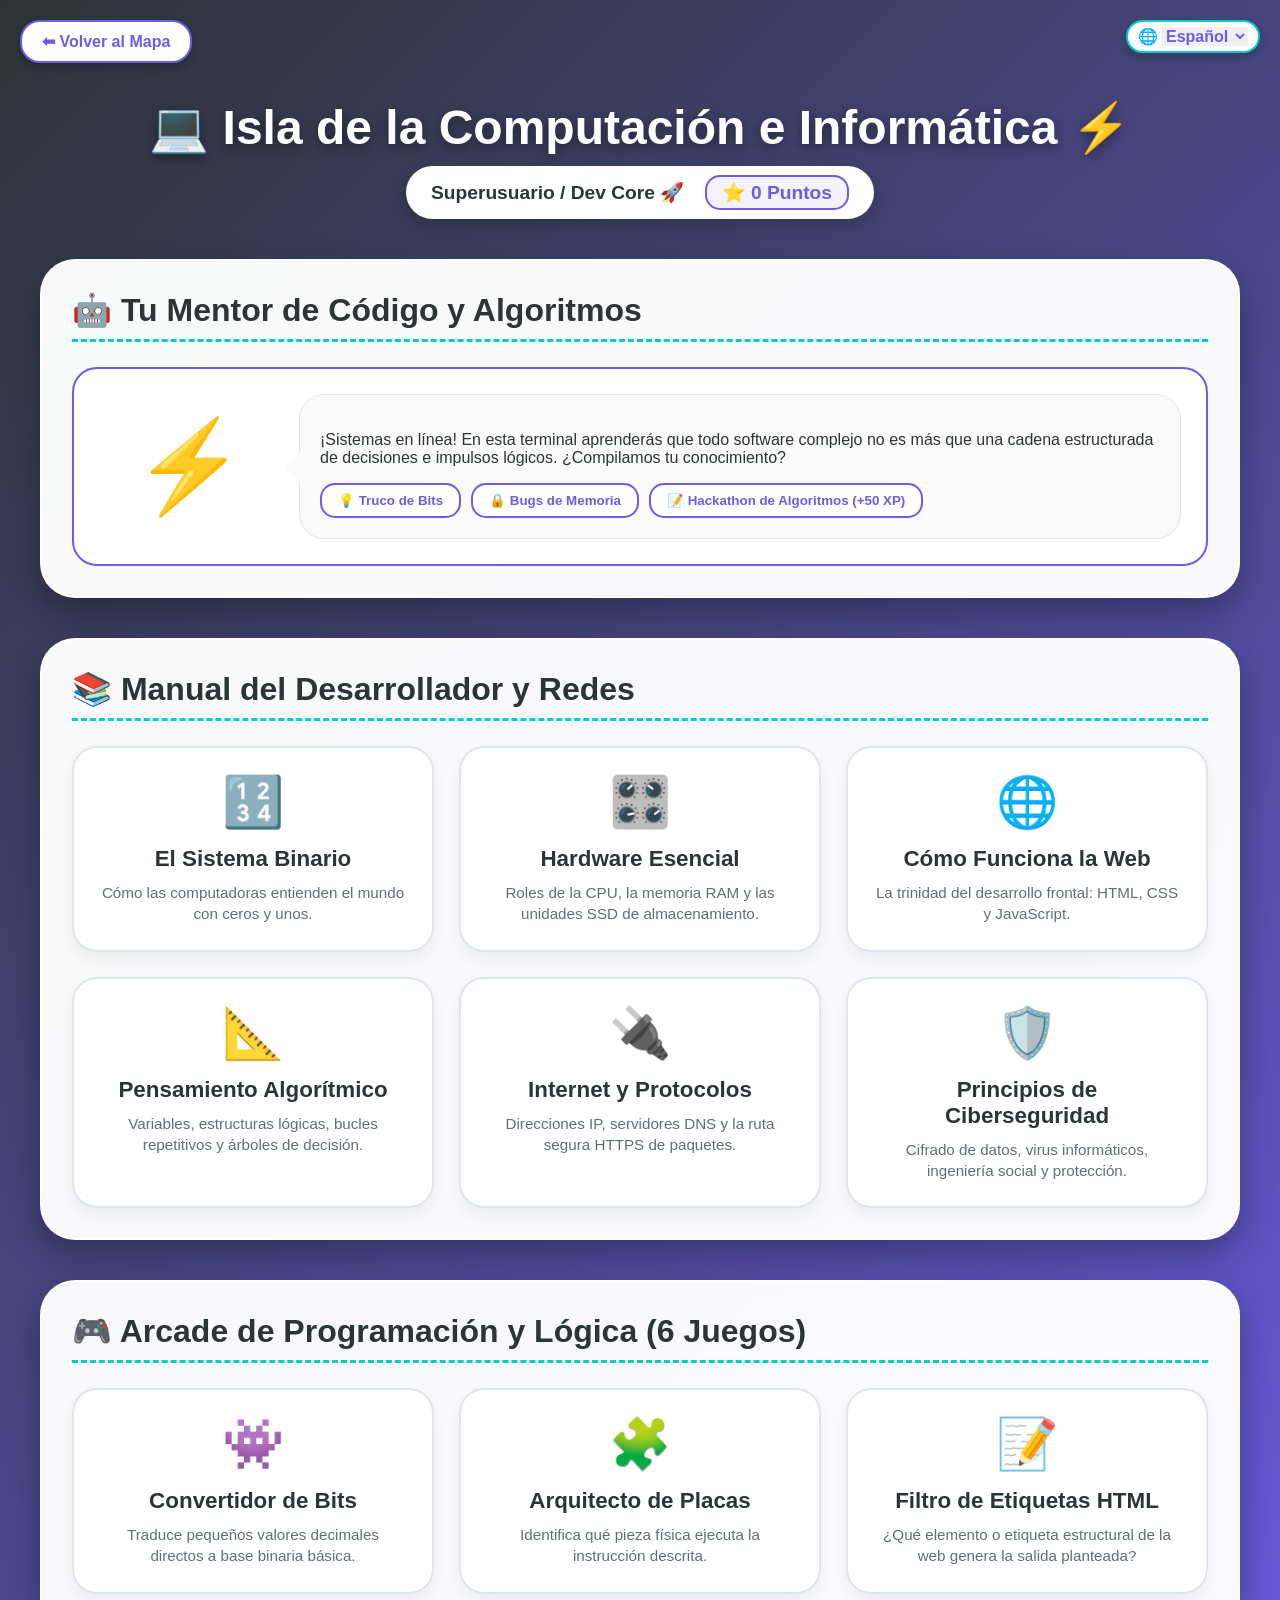
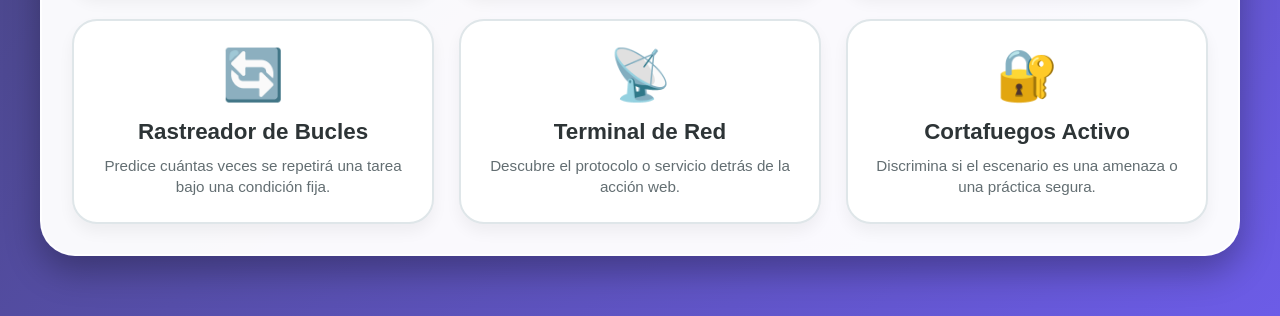
<file: informatica.html>
<!DOCTYPE html>
<html lang="es">
<head>
    <meta charset="UTF-8">
    <meta name="viewport" content="width=device-width, initial-scale=1.0">
    <title>Isla de la Computación e Informática</title>
    <style>
        :root {
            --primary: #00cec9;
            --accent-dev: #6c5ce7;
            --bg-gradient: linear-gradient(135deg, #2d3436 0%, #6c5ce7 100%);
            --glass-bg: rgba(255, 255, 255, 0.97);
            --text-dark: #2d3436;
        }

        body {
            font-family: 'Arial Rounded MT Bold', 'Comic Sans MS', sans-serif;
            background: var(--bg-gradient);
            margin: 0;
            padding: 20px;
            min-height: 100vh;
            color: var(--text-dark);
            box-sizing: border-box;
            user-select: none;
        }

        *, *::before, *::after {
            box-sizing: border-box;
        }

        /* --- BOTÓN VOLVER --- */
        .btn-volver {
            position: absolute;
            top: 20px;
            left: 20px;
            background: white;
            border: 2px solid var(--accent-dev);
            color: var(--accent-dev);
            padding: 10px 20px;
            font-size: 16px;
            font-weight: bold;
            border-radius: 20px;
            cursor: pointer;
            text-decoration: none;
            box-shadow: 0 4px 10px rgba(0,0,0,0.2);
            transition: all 0.2s;
            z-index: 100;
        }
        .btn-volver:hover {
            background: var(--accent-dev);
            color: white;
            transform: translateY(-2px);
        }

        /* --- SELECTOR DE IDIOMA --- */
        .selector-idioma {
            position: absolute;
            top: 20px;
            right: 20px;
            background: white;
            padding: 5px 10px;
            border-radius: 20px;
            border: 2px solid #00cec9;
            box-shadow: 0 4px 10px rgba(0,0,0,0.2);
            z-index: 100;
        }
        .selector-idioma select {
            border: none;
            font-size: 16px;
            font-weight: bold;
            font-family: inherit;
            outline: none;
            cursor: pointer;
            color: var(--accent-dev);
        }

        /* --- CONTENEDOR PRINCIPAL --- */
        .hub-container {
            max-width: 1200px;
            margin: 80px auto 0 auto;
            text-align: center;
        }

        h1 {
            font-size: 3rem;
            color: white;
            margin-bottom: 10px;
            text-shadow: 0 4px 12px rgba(0,0,0,0.4);
            animation: flotar 3s ease-in-out infinite;
        }

        .sub-bar {
            background: white;
            padding: 15px 25px;
            border-radius: 30px;
            display: inline-block;
            margin-bottom: 40px;
            box-shadow: 0 8px 20px rgba(0,0,0,0.2);
            font-size: 1.2rem;
            font-weight: bold;
        }

        .puntos-badge {
            color: var(--accent-dev);
            margin-left: 15px;
            background: #f4f2ff;
            padding: 5px 15px;
            border-radius: 15px;
            border: 2px solid var(--accent-dev);
        }

        /* --- PANELES DE SECCIONES --- */
        .seccion-bloque {
            background: var(--glass-bg);
            border-radius: 35px;
            padding: 30px;
            margin-bottom: 40px;
            box-shadow: 0 15px 35px rgba(0,0,0,0.3);
            border: 2px solid rgba(255,255,255,0.9);
            text-align: left;
        }

        .seccion-bloque h2 {
            font-size: 2rem;
            color: #2d3436;
            margin-top: 0;
            margin-bottom: 25px;
            border-bottom: 3px dashed var(--primary);
            padding-bottom: 10px;
        }

        /* --- GRILLA ADAPTIVA --- */
        .grid-cards {
            display: grid;
            grid-template-columns: repeat(auto-fit, minmax(280px, 1fr));
            gap: 25px;
        }

        .card-actividad {
            background: white;
            border-radius: 25px;
            padding: 25px;
            text-align: center;
            box-shadow: 0 8px 15px rgba(0,0,0,0.05);
            border: 2px solid #dfe6e9;
            cursor: pointer;
            transition: all 0.3s cubic-bezier(0.175, 0.885, 0.32, 1.275);
        }

        .card-actividad:hover {
            transform: translateY(-8px);
            box-shadow: 0 15px 25px rgba(108, 92, 231, 0.2);
            border-color: var(--primary);
        }

        .card-icon {
            font-size: 50px;
            margin-bottom: 15px;
        }

        .card-actividad h3 {
            margin: 10px 0;
            font-size: 1.4rem;
            color: #2d3436;
        }

        .card-actividad p {
            margin: 0;
            color: #636e72;
            font-size: 0.95rem;
            line-height: 1.4;
        }

        /* --- ZONA DE JUEGO ACTIVA --- */
        .zona-juego-activa {
            display: none;
            background: white;
            border-radius: 35px;
            padding: 40px 20px;
            margin-bottom: 40px;
            box-shadow: 0 20px 40px rgba(0,0,0,0.3);
            border: 3px solid var(--primary);
            text-align: center;
            animation: entrada 0.4s ease-out;
        }

        .pantalla-operacion {
            font-size: 2.5rem;
            font-weight: bold;
            margin: 20px 0;
            color: #2d3436;
            font-family: 'Courier New', Courier, monospace;
            letter-spacing: 2px;
            word-break: break-word;
        }

        .input-respuesta {
            font-size: 1.8rem;
            width: 80%;
            max-width: 400px;
            text-align: center;
            padding: 12px;
            border: 3px solid #b2bec3;
            border-radius: 20px;
            outline: none;
            font-family: inherit;
            margin-bottom: 20px;
        }
        .input-respuesta:focus { border-color: var(--accent-dev); }

        .btn-comprobar {
            display: block;
            margin: 0 auto;
            background: linear-gradient(45deg, var(--accent-dev), var(--primary));
            color: white;
            border: none;
            padding: 15px 40px;
            font-size: 1.3rem;
            font-weight: bold;
            border-radius: 30px;
            cursor: pointer;
            box-shadow: 0 5px 15px rgba(108, 92, 231, 0.3);
        }

        /* --- SECCIÓN MENTOR INFORMÁTICO --- */
        .contenedor-tutora {
            display: grid;
            grid-template-columns: 180px 1fr;
            gap: 20px;
            align-items: center;
            background: #fff;
            padding: 25px;
            border-radius: 25px;
            border: 2px solid var(--accent-dev);
        }

        .avatar-ia { font-size: 90px; text-align: center; animation: flotar 4s ease-in-out infinite; }

        .bocadillo-chat {
            background: #fafafa;
            padding: 20px;
            border-radius: 25px;
            position: relative;
            border: 1px solid #dfe6e9;
        }

        .bocadillo-chat::before {
            content: ''; position: absolute; left: -15px; top: 50%;
            transform: translateY(-50%); border-width: 15px 15px 15px 0;
            border-style: solid; border-color: transparent #fafafa transparent transparent;
        }

        .opciones-tutora { margin-top: 15px; display: flex; gap: 10px; flex-wrap: wrap; }
        .btn-opcion-chat {
            background: white; border: 2px solid var(--accent-dev); color: var(--accent-dev);
            padding: 8px 16px; border-radius: 15px; cursor: pointer;
            font-weight: bold; transition: all 0.2s;
        }
        .btn-opcion-chat:hover { background: var(--accent-dev); color: white; }

        /* --- MODAL DE TEORÍA --- */
        .modal-teoria {
            display: none; position: fixed; top: 0; left: 0; width: 100vw; height: 100vh;
            background: rgba(0,0,0,0.6); backdrop-filter: blur(8px); z-index: 1000;
            justify-content: center; align-items: center;
        }

        .modal-teoria-contenido {
            background: white; padding: 40px; border-radius: 35px;
            max-width: 650px; width: 90%; max-height: 85vh; overflow-y: auto;
            position: relative; text-align: left; box-shadow: 0 20px 40px rgba(0,0,0,0.4);
            animation: entrada 0.3s cubic-bezier(0.175, 0.885, 0.32, 1.275);
        }

        .btn-cerrar-modal {
            position: absolute; top: 20px; right: 20px; background: #6c5ce7;
            color: white; border: none; width: 35px; height: 35px; border-radius: 50%;
            cursor: pointer; font-weight: bold;
        }

        /* --- RESPONSIVE --- */
        @media (max-width: 820px) {
            h1 { font-size: 2.2rem; }
            .contenedor-tutora { grid-template-columns: 1fr; text-align: center; }
            .bocadillo-chat::before { display: none; }
            .avatar-ia { margin-bottom: 10px; }
            .pantalla-operacion { font-size: 1.8rem; }
            .selector-idioma { position: static; display: inline-block; margin-top: 10px; }
        }

        @media (max-width: 480px) {
            body { padding: 10px; }
            h1 { font-size: 1.5rem; }
            .seccion-bloque { padding: 20px; border-radius: 25px; }
            .seccion-bloque h2 { font-size: 1.3rem; }
            .btn-volver { position: static; display: inline-block; margin-bottom: 15px; }
            .hub-container { margin-top: 10px; }
        }

        @keyframes flotar {
            0%, 100% { transform: translateY(0); }
            50% { transform: translateY(-10px); }
        }
        @keyframes entrada {
            from { opacity: 0; transform: scale(0.95) translateY(15px); }
            to { opacity: 1; transform: scale(1) translateY(0); }
        }
    </style>
</head>
<body>

    <a href="menuprincipal.html" class="btn-volver" id="lbl-volver" onclick="sonarBoton()">⬅ Volver al Mapa</a>

    <div class="selector-idioma">
        🌐 <select id="select-lang" onchange="cambiarIdioma()">
            <option value="es">Español</option>
            <option value="en">English</option>
            <option value="fr">Français</option>
        </select>
    </div>

    <div class="hub-container">
        <h1 id="main-title">💻 Isla de la Computación e Informática ⚡</h1>
        <div class="sub-bar">
            <span id="user-badge">Superusuario / Dev Core 🚀</span>
            <span class="puntos-badge">⭐ <span id="marcador-puntos">0</span> <span id="lbl-puntos">Puntos</span></span>
        </div>

        <div id="zona-de-juego" class="zona-juego-activa">
            <h2 id="titulo-juego-activo">Consola de Depuración</h2>
            <p id="instrucciones-juego-activo">Analiza el fragmento o parámetro solicitado:</p>
            <div id="pantalla-info" class="pantalla-operacion">stdout: ok</div>
            <input type="text" id="respuesta-usuario" class="input-respuesta" placeholder="..." autocomplete="off" spellcheck="false">
            <button class="btn-comprobar" id="btn-verificar" onclick="validarRespuestaJuego()">Ejecutar Script ⚡</button>
        </div>

        <div class="seccion-bloque">
            <h2 id="sec1-title">🤖 Tu Mentor de Código y Algoritmos</h2>
            <div class="contenedor-tutora">
                <div class="avatar-ia">⚡</div>
                <div class="bocadillo-chat">
                    <p id="texto-chat-tutora">¡Sistemas en línea! En esta terminal aprenderás que todo software complejo no es más que una cadena estructurada de decisiones e impulsos lógicos. ¿Compilamos tu conocimiento?</p>
                    <div class="opciones-tutora">
                        <button class="btn-opcion-chat" id="opt-truco" onclick="charlarTutora('truco')">💡 Truco de Bits</button>
                        <button class="btn-opcion-chat" id="opt-miedo" onclick="charlarTutora('miedo')">🔒 Bugs de Memoria</button>
                        <button class="btn-opcion-chat" id="opt-examen" onclick="charlarTutora('examen')">📝 Hackathon de Algoritmos (+50 XP)</button>
                    </div>
                </div>
            </div>
        </div>

        <div class="seccion-bloque">
            <h2 id="sec2-title">📚 Manual del Desarrollador y Redes</h2>
            <div class="grid-cards">
                <div class="card-actividad" onclick="abrirTeoria('binario')">
                    <div class="card-icon">🔢</div>
                    <h3 id="card-t1">El Sistema Binario</h3>
                    <p id="card-d1">Cómo las computadoras entienden el mundo con ceros y unos.</p>
                </div>
                <div class="card-actividad" onclick="abrirTeoria('hardware')">
                    <div class="card-icon">🎛️</div>
                    <h3 id="card-t2">Hardware Esencial</h3>
                    <p id="card-d2">Roles de la CPU, la memoria RAM y las unidades SSD de almacenamiento.</p>
                </div>
                <div class="card-actividad" onclick="abrirTeoria('web')">
                    <div class="card-icon">🌐</div>
                    <h3 id="card-t3">Cómo Funciona la Web</h3>
                    <p id="card-d3">La trinidad del desarrollo frontal: HTML, CSS y JavaScript.</p>
                </div>
                <div class="card-actividad" onclick="abrirTeoria('algoritmos')">
                    <div class="card-icon">📐</div>
                    <h3 id="card-t4">Pensamiento Algorítmico</h3>
                    <p id="card-d4">Variables, estructuras lógicas, bucles repetitivos y árboles de decisión.</p>
                </div>
                <div class="card-actividad" onclick="abrirTeoria('redes')">
                    <div class="card-icon">🔌</div>
                    <h3 id="card-t5">Internet y Protocolos</h3>
                    <p id="card-d5">Direcciones IP, servidores DNS y la ruta segura HTTPS de paquetes.</p>
                </div>
                <div class="card-actividad" onclick="abrirTeoria('seguridad')">
                    <div class="card-icon">🛡️</div>
                    <h3 id="card-t6">Principios de Ciberseguridad</h3>
                    <p id="card-d6">Cifrado de datos, virus informáticos, ingeniería social y protección.</p>
                </div>
            </div>
        </div>

        <div class="seccion-bloque">
            <h2 id="sec3-title">🎮 Arcade de Programación y Lógica (6 Juegos)</h2>
            <div class="grid-cards">
                <div class="card-actividad" onclick="iniciarJuego('bits')">
                    <div class="card-icon">👾</div>
                    <h3 id="game-t1">Convertidor de Bits</h3>
                    <p id="game-d1">Traduce pequeños valores decimales directos a base binaria básica.</p>
                </div>
                <div class="card-actividad" onclick="iniciarJuego('componentes')">
                    <div class="card-icon">🧩</div>
                    <h3 id="game-t2">Arquitecto de Placas</h3>
                    <p id="game-d2">Identifica qué pieza física ejecuta la instrucción descrita.</p>
                </div>
                <div class="card-actividad" onclick="iniciarJuego('etiquetas')">
                    <div class="card-icon">📝</div>
                    <h3 id="game-t3">Filtro de Etiquetas HTML</h3>
                    <p id="game-d3">¿Qué elemento o etiqueta estructural de la web genera la salida planteada?</p>
                </div>
                <div class="card-actividad" onclick="iniciarJuego('bucles')">
                    <div class="card-icon">🔄</div>
                    <h3 id="game-t4">Rastreador de Bucles</h3>
                    <p id="game-d4">Predice cuántas veces se repetirá una tarea bajo una condición fija.</p>
                </div>
                <div class="card-actividad" onclick="iniciarJuego('redes_game')">
                    <div class="card-icon">📡</div>
                    <h3 id="game-t5">Terminal de Red</h3>
                    <p id="game-d5">Descubre el protocolo o servicio detrás de la acción web.</p>
                </div>
                <div class="card-actividad" onclick="iniciarJuego('seguridad_game')">
                    <div class="card-icon">🔐</div>
                    <h3 id="game-t6">Cortafuegos Activo</h3>
                    <p id="game-d6">Discrimina si el escenario es una amenaza o una práctica segura.</p>
                </div>
            </div>
        </div>
    </div>

    <div id="modal-teoria" class="modal-teoria">
        <div class="modal-teoria-contenido">
            <button class="btn-cerrar-modal" onclick="cerrarTeoria()">X</button>
            <h2 id="modal-titulo-teoria">Consola Teórica</h2>
            <div id="modal-cuerpo-teoria">Contenido...</div>
        </div>
    </div>

    <script>
        // --- MOTOR DE LOCALIZACIÓN MULTILINGÜE ---
        let langActual = 'es';
        const locales = {
            es: {
                volver: "⬅ Volver al Mapa", title: "💻 Isla de la Computación e Informática ⚡",
                badge: "Superusuario / Dev Core 🚀", puntos: "Puntos", verificar: "Ejecutar Script ⚡",
                sec1: "🤖 Tu Mentor de Código y Algoritmos", sec2: "📚 Manual del Desarrollador y Redes", sec3: "🎮 Arcade de Programación y Lógica (6 Juegos)",
                chat: "¡Sistemas en línea! En esta terminal aprenderás que todo software complejo no es más que una cadena estructurada de decisiones e impulsos lógicos. ¿Compilamos tu conocimiento?",
                opt1: "💡 Truco de Bits", opt2: "🔒 Bugs de Memoria", opt3: "📝 Hackathon de Algoritmos (+50 XP)",
                t1: "El Sistema Binario", d1: "Cómo las computadoras entienden el mundo con ceros y unos.",
                t2: "Hardware Esencial", d2: "Roles de la CPU, la memoria RAM y las unidades SSD de almacenamiento.",
                t3: "Cómo Funciona la Web", d3: "La trinidad del desarrollo frontal: HTML, CSS y JavaScript.",
                t4: "Pensamiento Algorítmico", d4: "Variables, estructuras lógicas, bucles repetitivos y árboles de decisión.",
                t5: "Internet y Protocolos", d5: "Direcciones IP, servidores DNS y la ruta segura HTTPS de paquetes.",
                t6: "Principios de Ciberseguridad", d6: "Cifrado de datos, virus informáticos, ingeniería social y protección.",
                gt1: "Convertidor de Bits", gd1: "Traduce pequeños valores decimales directos a base binaria básica.",
                gt2: "Arquitecto de Placas", gd2: "Identifica qué pieza física ejecuta la instrucción descrita.",
                gt3: "Filtro de Etiquetas HTML", gd3: "¿Qué elemento o etiqueta estructural de la web genera la salida planteada?",
                gt4: "Rastreador de Bucles", gd4: "Predice cuántas veces se repetirá una tarea bajo una condición fija.",
                gt5: "Terminal de Red", gd5: "Descubre el protocolo o servicio detrás de la acción web.",
                gt6: "Cortafuegos Activo", gd6: "Discrimina si el escenario es una amenaza o una práctica segura.",
                inst_bits: "¿Cuál es el valor binario del número decimal 5? (Respuesta en 3 bits, ej: 101)",
                inst_comp: "Almacena los programas abiertos a corto plazo de forma ultra veloz: (cpu / ram / ssd)",
                inst_et: "¿Qué etiqueta HTML define el título principal de mayor tamaño de una página web? (ej: h1)",
                inst_buc: "Si ejecuto un bucle desde i=0 hasta i<3 sumando 1, ¿cuántas vueltas dará? (Escribe el número entero)",
                inst_red: "¿Qué protocolo cifra una página web para que aparezca el candado seguro? (http / https)",
                inst_seg: "Un correo falso que te pide urgentemente la contraseña de tu banco es... (phishing / firewall)",
                err: "❌ ¡Error de compilación! La respuesta correcta esperada era:", ok: "✨ ¡Script ejecutado con éxito! Código optimizado. +10 puntos ⭐"
            },
            en: {
                volver: "⬅ Back to Map", title: "💻 Computer Science & IT Island ⚡",
                badge: "Root / Core Developer 🚀", puntos: "Points", verificar: "Execute Script ⚡",
                sec1: "🤖 Your Mentor of Code & Algorithms", sec2: "📚 Developer Manual & Networking", sec3: "🎮 Programming & Logic Arcade (6 Games)",
                chat: "Systems online! In this terminal, you'll discover that all complex software boils down to a structured chain of logical electrical pulses. Shall we compile your knowledge?",
                opt1: "💡 Bit Trick", opt2: "🔒 Memory Leak Bugs", opt3: "📝 Algorithm Hackathon (+50 XP)",
                t1: "The Binary System", d1: "How computers represent numbers, texts, and colors using 0s and 1s.",
                t2: "Core Hardware", d2: "Roles of the CPU processor, active RAM blocks, and fast solid-state SSDs.",
                t3: "How the Web Operates", d3: "The front-end rendering framework trinitarian model: HTML, CSS, and JS.",
                t4: "Algorithmic Logic", d4: "Variables, boolean branching statements, finite loops, and trees.",
                t5: "Internet & Protocols", d5: "IP targeting schemas, DNS mapping nodes, and secure HTTPS pipelines.",
                t6: "Cybersecurity Principles", d6: "Data encryption math, virus definitions, phishing hooks, and firewalls.",
                gt1: "Bit Converter", gd1: "Translate minor integer values into basic binary base representations.",
                gt2: "Board Architect", gd2: "Identify which hardware component answers the given process request.",
                gt3: "HTML Tag Filter", gd3: "Which structural element tags text into standard document blocks?",
                gt4: "Loop Tracker", gd4: "Predict the explicit loop iteration headcount from a fixed control index condition.",
                gt5: "Network Terminal", gd5: "Uncover the specific protocol layer running the active web action.",
                gt6: "Active Firewall", gd6: "Filter whether the current cyber scenario presents a vector threat or safety.",
                inst_bits: "What is the binary string for decimal number 5? (Answer in 3 bits format, e.g., 101)",
                inst_comp: "Holds currently working app datasets temporarily with high access speed: (cpu / ram / ssd)",
                inst_et: "Which HTML tag designs the largest default headline layout for a page? (e.g., h1)",
                inst_buc: "If a loop increments an index from i=0 while i<3, how many cycles run? (Type the integer)",
                inst_red: "Which network protocol wraps web requests into encrypted streams? (http / https)",
                inst_seg: "A deceptive email demanding banking password updates represents... (phishing / firewall)",
                err: "❌ Compilation failure! The expected executable return string was:", ok: "✨ Script executed successfully! Code fully optimized. +10 points ⭐"
            },
            fr: {
                volver: "⬅ Retour a la Carte", title: "💻 L'Île d'Informatique et de Logique ⚡",
                badge: "Superutilisateur / Dev Core 🚀", puntos: "Points", verificar: "Lancer le Script ⚡",
                sec1: "🤖 Votre Mentor de Code et d'Algorithmes", sec2: "📚 Manuel du Développeur et Réseaux", sec3: "🎮 Arcade de Programmation et Logique (6 Jeux)",
                chat: "Systèmes opérationnels ! Dans ce terminal, vous découvrirez que tout logiciel complexe n'est qu'une suite logique de tensions électriques. On compile vos connaissances ?",
                opt1: "💡 Astuce de Bits", opt2: "🔒 Bugs de Mémoire", opt3: "📝 Hackathon d'Algorithmes (+50 XP)",
                t1: "Le Système Binaire", d1: "Comment les ordinateurs encodent le monde réel avec des 0 et des 1.",
                t2: "Hardware Essentiel", d2: "Rôles du processeur CPU, de la mémoire vive RAM et des disques SSD.",
                t3: "Fonctionnement du Web", d3: "Le trio incontournable du développement front-end : HTML, CSS et JavaScript.",
                t4: "Pensée Algorithmique", d4: "Variables, conditions SI-SINON, boucles répétitives et structures.",
                t5: "Internet et Protocoles", d5: "Adresses IP, routage des paquets, serveurs DNS et sécurité HTTPS.",
                t6: "Sécurité Informatique", d6: "Chiffrement des données, logiciels malveillants, phishing et pare-feu.",
                gt1: "Convertisseur de Bits", gd1: "Traduisez de petits nombres décimaux en leur équivalent binaire.",
                gt2: "Architecte Matériel", gd2: "Identifiez quel composant physique exécute la tâche décrite.",
                gt3: "Filtre de Balises HTML", gd3: "Quelle balise web structure l'en-tête principal d'un document ?",
                gt4: "Analyseur de Boucles", gd4: "Déterminez le nombre de répétitions exactes d'une boucle donnée.",
                gt5: "Terminal de Réseau", gd5: "Découvrez le protocole réseau masqué derrière l'action web.",
                gt6: "Pare-feu Activé", gd6: "Évaluez si la situation constitue une cyber-menace ou un usage sûr.",
                inst_bits: "Quelle est la valeur binaire du nombre décimal 5 ? (Format 3 bits, ex: 101)",
                inst_comp: "Mémoire volatile ultra-rapide stockant momentanément les données de travail : (cpu / ram / ssd)",
                inst_et: "Quelle balise HTML est utilisée pour afficher le titre le plus important ? (Ex: h1)",
                inst_buc: "Si une boucle tourne de i=0 tant que i<3 avec un pas de +1, combien de cycles fait-elle ? (Entrez l'entier)",
                inst_red: "Quel protocole sécurise l'affichage d'un site à l'aide d'un chiffrement ? (http / https)",
                inst_seg: "Un faux e-mail imitant votre banque pour voler vos codes d'accès est du... (phishing / firewall)",
                err: "❌ Erreur de syntaxe ! La valeur de retour attendue était :", ok: "✨ Script compilé sans erreur ! Code optimisé. +10 points ⭐"
            }
        };

        function cambiarIdioma() {
            langActual = document.getElementById('select-lang').value;
            const res = locales[langActual];
            
            document.getElementById('lbl-volver').innerText = res.volver;
            document.getElementById('main-title').innerText = res.title;
            document.getElementById('user-badge').innerText = res.badge;
            document.getElementById('lbl-puntos').innerText = res.puntos;
            document.getElementById('btn-verificar').innerText = res.verificar;
            document.getElementById('sec1-title').innerText = res.sec1;
            document.getElementById('sec2-title').innerText = res.sec2;
            document.getElementById('sec3-title').innerText = res.sec3;
            document.getElementById('texto-chat-tutora').innerText = res.chat;
            document.getElementById('opt-truco').innerText = res.opt1;
            document.getElementById('opt-miedo').innerText = res.opt2;
            document.getElementById('opt-examen').innerText = res.opt3;
            
            document.getElementById('card-t1').innerText = res.t1; document.getElementById('card-d1').innerText = res.d1;
            document.getElementById('card-t2').innerText = res.t2; document.getElementById('card-d2').innerText = res.d2;
            document.getElementById('card-t3').innerText = res.t3; document.getElementById('card-d3').innerText = res.d3;
            document.getElementById('card-t4').innerText = res.t4; document.getElementById('card-d4').innerText = res.d4;
            document.getElementById('card-t5').innerText = res.t5; document.getElementById('card-d5').innerText = res.d5;
            document.getElementById('card-t6').innerText = res.t6; document.getElementById('card-d6').innerText = res.d6;
            
            document.getElementById('game-t1').innerText = res.gt1; document.getElementById('game-d1').innerText = res.gd1;
            document.getElementById('game-t2').innerText = res.gt2; document.getElementById('game-d2').innerText = res.gd2;
            document.getElementById('game-t3').innerText = res.gt3; document.getElementById('game-d3').innerText = res.gd3;
            document.getElementById('game-t4').innerText = res.gt4; document.getElementById('game-d4').innerText = res.gd4;
            document.getElementById('game-t5').innerText = res.gt5; document.getElementById('game-d5').innerText = res.gd5;
            document.getElementById('game-t6').innerText = res.gt6; document.getElementById('game-d6').innerText = res.gd6;
            
            if (document.getElementById('zona-de-juego').style.display === 'block') {
                generarPreguntaJuego();
            }
            sonarSintetizador('clic');
        }

        // --- OSCILADOR DE AUDIO NATIVO ---
        const audioCtx = new (window.AudioContext || window.webkitAudioContext)();
        let puntosTotales = 0;

        function sonarSintetizador(tipo) {
            if (audioCtx.state === 'suspended') audioCtx.resume();
            const osc = audioCtx.createOscillator();
            const gain = audioCtx.createGain();
            osc.connect(gain); gain.connect(audioCtx.destination);

            if (tipo === 'clic') {
                osc.type = 'square'; osc.frequency.setValueAtTime(600, audioCtx.currentTime);
                gain.gain.setValueAtTime(0.02, audioCtx.currentTime);
                osc.start(); osc.stop(audioCtx.currentTime + 0.04);
            } else if (tipo === 'correcto') {
                osc.type = 'sine';
                osc.frequency.setValueAtTime(523.25, audioCtx.currentTime); // Do5
                osc.frequency.setValueAtTime(659.25, audioCtx.currentTime + 0.06); // Mi5
                osc.frequency.setValueAtTime(783.99, audioCtx.currentTime + 0.12); // Sol5
                osc.frequency.setValueAtTime(1046.50, audioCtx.currentTime + 0.18); // Do6
                gain.gain.setValueAtTime(0.08, audioCtx.currentTime);
                osc.start(); osc.stop(audioCtx.currentTime + 0.35);
            } else if (tipo === 'error') {
                osc.type = 'sawtooth'; osc.frequency.setValueAtTime(80, audioCtx.currentTime);
                gain.gain.setValueAtTime(0.12, audioCtx.currentTime);
                osc.start(); osc.stop(audioCtx.currentTime + 0.3);
            }
        }
        function sonarBoton() { sonarSintetizador('clic'); }

        // --- BANCO DE DATOS DE INFORMÁTICA ---
        const dbJuegos = {
            es: {
                bits: [{p: 'Número decimal 5 en binario', r: '101'}, {p: 'Número decimal 2 en binario', r: '10'}],
                componentes: [{p: 'El cerebro lógico que procesa todos los cálculos por segundo', r: 'cpu'}, {p: 'Módulo volátil que almacena datos de aplicaciones abiertas', r: 'ram'}],
                etiquetas: [{p: 'Crea un hipervínculo o enlace a otra URL web', r: 'a'}, {p: 'Inserta una imagen en el documento estructurado', r: 'img'}],
                bucles: [{p: 'Vueltas del bucle for(int i=0; i<5; i++)', r: '5'}, {p: 'Vueltas del bucle for(int i=1; i<=3; i++)', r: '3'}],
                redes_game: [{p: 'Traduce nombres de dominio legibles (google.com) a direcciones IP numéricas', r: 'dns'}, {p: 'Protocolo base de transferencia de hipertexto no cifrado', r: 'http'}],
                seguridad_game: [{p: 'Técnica de suplantación de identidad mediante correos falsos corporativos', r: 'phishing'}, {p: 'Barrera de red que filtra conexiones entrantes sospechosas', r: 'firewall'}]
            },
            en: {
                bits: [{p: 'Decimal integer 5 to base-2 string', r: '101'}, {p: 'Decimal integer 2 to base-2 string', r: '10'}],
                componentes: [{p: 'The silicone logic wafer doing operational computing', r: 'cpu'}, {p: 'The rapid access memory banks hosting active execution contexts', r: 'ram'}],
                etiquetas: [{p: 'Anchor tag generating hyperlinks to external websites', r: 'a'}, {p: 'Embeds graphics or visual layout blocks in HTML doc flows', r: 'img'}],
                bucles: [{p: 'Total cycles run by statement: for(let i=0; i<5; i++)', r: '5'}, {p: 'Total cycles run by statement: for(let i=1; i<=3; i++)', r: '3'}],
                redes_game: [{p: 'Resolves structural hostnames to numeric routing network interfaces', r: 'dns'}, {p: 'Standard plaintext web transfer pipeline rule', r: 'http'}],
                seguridad_game: [{p: 'Social engineering vector using masked email templates', r: 'phishing'}, {p: 'Security traffic shield monitoring port requests', r: 'firewall'}]
            },
            fr: {
                bits: [{p: 'Entier décimal 5 converti en binaire', r: '101'}, {p: 'Entier décimal 2 converti en binaire', r: '10'}],
                componentes: [{p: 'Le circuit logique principal cadencé en GHz', r: 'cpu'}, {p: 'Espace de stockage volatil effacé lors d\'une coupure électrique', r: 'ram'}],
                etiquetas: [{p: 'Balise d\'ancrage générant un lien hypertexte', r: 'a'}, {p: 'Balise intégrant un fichier image matriciel ou vectoriel', r: 'img'}],
                bucles: [{p: 'Nombre d\'itérations de la boucle : for(let i=0; i<5; i++)', r: '5'}, {p: 'Nombre d\'itérations de la boucle : for(let i=1; i<=3; i++)', r: '3'}],
                redes_game: [{p: 'Service convertissant un nom de domaine en adresse IP', r: 'dns'}, {p: 'Protocole de base du web non sécurisé', r: 'http'}],
                seguridad_game: [{p: 'Hacking par usurpation d\'identité via courriel frauduleux', r: 'phishing'}, {p: 'Dispositif logiciel filtrant les paquets entrants et sortants', r: 'firewall'}]
            }
        };

        let juegoActual = '';
        let respuestasAceptables = [];

        function iniciarJuego(tipo) {
            sonarSintetizador('clic');
            juegoActual = tipo;
            document.getElementById('zona-de-juego').style.display = 'block';
            window.scrollTo({ top: 0, behavior: 'smooth' });
            generarPreguntaJuego();
        }

        function generarPreguntaJuego() {
            const pantalla = document.getElementById('pantalla-info');
            const input = document.getElementById('respuesta-usuario');
            const instrucciones = document.getElementById('instrucciones-juego-activo');
            const res = locales[langActual];
            input.value = ''; input.focus();
            respuestasAceptables = [];

            if (juegoActual === 'bits') {
                document.getElementById('titulo-juego-activo').innerText = "👾 " + res.gt1;
                instrucciones.innerText = res.inst_bits;
            } else if (juegoActual === 'componentes') {
                document.getElementById('titulo-juego-activo').innerText = "🧩 " + res.gt2;
                instrucciones.innerText = res.inst_comp;
            } else if (juegoActual === 'etiquetas') {
                document.getElementById('titulo-juego-activo').innerText = "📝 " + res.gt3;
                instrucciones.innerText = res.inst_et;
            } else if (juegoActual === 'bucles') {
                document.getElementById('titulo-juego-activo').innerText = "🔄 " + res.gt4;
                instrucciones.innerText = res.inst_buc;
            } else if (juegoActual === 'redes_game') {
                document.getElementById('titulo-juego-activo').innerText = "📡 " + res.gt5;
                instrucciones.innerText = res.inst_red;
            } else if (juegoActual === 'seguridad_game') {
                document.getElementById('titulo-juego-activo').innerText = "🔐 " + res.gt6;
                instrucciones.innerText = res.inst_seg;
            }

            const lista = dbJuegos[langActual][juegoActual];
            let elegida = lista[Math.floor(Math.random() * lista.length)];
            
            pantalla.innerText = elegida.p;
            respuestasAceptables.push(elegida.r);
        }

        function validarRespuestaJuego() {
            const inputVal = document.getElementById('respuesta-usuario').value.trim().toLowerCase();
            if (inputVal === "") return;

            let esCorrecto = respuestasAceptables.some(resp => resp === inputVal);
            const res = locales[langActual];

            if (esCorrecto) {
                sonarSintetizador('correcto');
                puntosTotales += 10;
                document.getElementById('marcador-puntos').innerText = puntosTotales;
                alert(res.ok);
                generarPreguntaJuego();
            } else {
                sonarSintetizador('error');
                alert(`${res.err} "${respuestasAceptables[0]}"`);
                generarPreguntaJuego();
            }
        }

        document.getElementById('respuesta-usuario').addEventListener('keypress', function(e) {
            if (e.key === 'Enter') validarRespuestaJuego();
        });

        // --- CONSOLA DEL INTERPRETE ---
        function charlarTutora(opcion) {
            sonarSintetizador('clic');
            const cajaTexto = document.getElementById('texto-chat-tutora');
            
            const tips = {
                es: {
                    truco: "💡 Contar en binario es fácil si usas potencias de 2: las posiciones valen 8, 4, 2 y 1. Por tanto, el 5 es un 4 activo y un 1 activo: 101.",
                    miedo: "🔒 Un bug clásico es el desbordamiento de memoria (Buffer Overflow), que ocurre cuando un programa escribe más datos de los que caben en su contenedor asignado.",
                    examen: "📝 ¡Entorno de desarrollo listo! Compilando el set de pruebas algorítmicas en terminal."
                },
                en: {
                    truco: "💡 Binary math works over base-2 positional weight flags: 8, 4, 2, 1. To map a 5, activate the 4-bit and the 1-bit flags, yielding 101.",
                    miedo: "🔒 Buffer Overflow loops trigger critical security breaks when data allocation packages bleed past local memory registry matrices.",
                    examen: "📝 Sandbox testing terminal loaded! Routing logic threads to the Iteration Tracker node."
                },
                fr: {
                    truco: "💡 En binaire, chaque rang vaut le double du précédent (8, 4, 2, 1). Pour faire 5, il suffit d'activer le 4 y le 1, ce qui nous donne 101.",
                    miedo: "🔒 Un débordement de tampon (Buffer Overflow) survient lorsqu'un programme écrit au-delà de la mémoire vive qui lui a été allouée.",
                    examen: "📝 Environnement de production prêt ! Passons immédiatement au test d'analyse de Boucles."
                }
            };

            cajaTexto.innerText = tips[langActual][opcion];
            if(opcion === 'examen') {
                iniciarJuego('bucles');
            }
        }

        // --- ENCICLOPEDIA TÉCNICA CORE ---
        function abrirTeoria(tema) {
            sonarSintetizador('clic');
            const modal = document.getElementById('modal-teoria');
            const titulo = document.getElementById('modal-titulo-teoria');
            const cuerpo = document.getElementById('modal-cuerpo-teoria');
            modal.style.display = 'flex';

            const biblioteca = {
                es: {
                    binario: {t:"🔢 El Sistema Numérico Base 2", c:"<p>Las computadoras operan internamente con transistores eléctricos que solo tienen dos estados: encendido (1) o apagado (0). Un bit es la unidad mínima de información. Un grupo ordenado de 8 bits forma un <b>Byte</b>, capaz de representar hasta 256 combinaciones distintas de datos (caracteres, colores o instrucciones numéricas).</p>"},
                    hardware: {t:"🎛️ Anatomía Física del Computador", c:"<ul><li><b>CPU (Procesador):</b> Ejecuta operaciones aritméticas y lógicas interpretando instrucciones de software.</li><li><b>Memoria RAM:</b> Almacén de lectura y escritura ultrarrápido que guarda los procesos en ejecución de forma volátil.</li><li><b>SSD / Disco Duro:</b> Unidad de almacenamiento masivo permanente donde el sistema operativo y archivos residen sin corriente eléctrica.</li></ul>"},
                    web: {t:"🌐 Estructura Frontal del Desarrollo Web", c:"<p>Cualquier página web moderna se construye usando tres lenguajes complementarios:</p><ul><li><b>HTML:</b> Define el esqueleto conceptual y semántico del documento mediante etiquetas jerárquicas (headings, párrafos, tablas).</li><li><b>CSS:</b> El motor estético que aplica reglas visuales, colores, márgenes y adaptabilidad responsiva.</li><li><b>JavaScript:</b> El lenguaje dinámico de programación que gestiona interacciones, animaciones y cálculo lógico del lado del cliente.</li></ul>"},
                    algoritmos: {t:"📐 Lógica Algorítmica y Control de Flujo", c:"<p>Un algoritmo es una serie ordenada y finita de instrucciones lógicas para resolver un problema estructurado:</p><ul><li><b>Condicionales (IF-ELSE):</b> Bifurcan la ejecución del código según el cumplimiento de una premisa lógica booleana.</li><li><b>Bucles (FOR / WHILE):</b> Repiten un bloque secuencial de código de forma automática mientras se cumpla una condición matemática explícita.</li></ul>"},
                    redes: {t:"🔌 La Arquitectura de Red de Internet", c:"<p>Internet es una red descentralizada de nodos globales interconectados. Las direcciones IP identifican de forma unívoca a cada dispositivo en la red. Los servidores <b>DNS</b> actúan como la libreta de direcciones de internet, traduciendo nombres de dominio de texto legible a IPs de servidores para posibilitar el enrutamiento de paquetes.</p>"},
                    seguridad: {t:"🛡️ Reglas Fundamentales de Ciberseguridad", c:"<p>La protección de datos en entornos interconectados se apoya en políticas críticas:</p><ul><li><b>Cifrado:</b> Algoritmos matemáticos que encriptan el texto legible para que solo los extremos autorizados con la clave simétrica puedan decodificarlo (HTTPS).</li><li><b>Phishing:</b> Vector malicioso que imita marcas legítimas para engañar al usuario final y robar credenciales críticas.</li></ul>"}
                },
                en: {
                    binario: {t:"🔢 The Logic of Base-2 Binary Systems", c:"<p>Computers manipulate parameters via micro-transistors configured into two native physical electrical values: high voltage (1) or grounded zero (0). A single binary flag represents a Bit. Coupling 8 sequential bits forms a <b>Byte</b>, mapping up to 256 unique character configurations.</p>"},
                    hardware: {t:"🎛️ Hardware Components Blueprint", c:"<ul><li><b>CPU (Processor):</b> The central math and control core executing instruction pipelines.</li><li><b>RAM Module:</b> High-speed volatile memory registers caching data structures for immediate program execution tasks.</li><li><b>SSD Units:</b> Persistent flash block arrays organizing datasets and file clusters without requiring an active energy loop.</li></ul>"},
                    web: {t:"🌐 The Front-End Client Web Stack", c:"<p>Standard web rendering processes utilize three integrated compilation layers:</p><ul><li><b>HTML:</b> Encodes the document's semantic skeletal hierarchy utilizing standard tag nodes.</li><li><b>CSS:</b> The design matrix governing style rules, typography, layouts, and responsive responsive viewpoints.</li><li><b>JavaScript:</b> The procedural client-side coding layer managing runtime events, animations, and mathematical operations.</p>"},
                    algoritmos: {t:"📐 Algorithmic Structure & Flow Contours", c:"<p>An algorithm outlines a finite, linear sequence of structured operations designed to handle distinct computing goals:</p><ul><li><b>Conditionals (IF-ELSE):</b> Branch program tracks depending on whether a given boolean parameter evaluates to true or false.</li><li><b>Loops (FOR / WHILE):</b> Re-run specific code blocks automatically until counter variables violate the threshold check.</ul>"},
                    redes: {t:"🔌 Internet Packet Engineering & Routing", c:"<p>Internet scales as a global matrix of inter-connected networking targets. Every host node broadcasts a distinct numeric IP label. Distributed <b>DNS</b> directory databases map textual domain strings into numerical target routing parameters to request pages accurately.</p>"},
                    seguridad: {t:"🛡️ Fundamental Cyber Defence Frameworks", c:"<p>Securing computing nodes involves implementing active structural protocols:</p><ul><li><b>Encryption:</b> Re-coding data payloads using specialized key math, making intercept traces unreadable unless paired with keys (HTTPS).</li><li><b>Phishing:</b> Attack vector engineering fraudulent communication templates to exploit user authentication workflows.</li></ul>"}
                },
                fr: {
                    binario: {t:"🔢 Principes de l'Architecture Binaire", c:"<p>Les ordinateurs traitent les données à l'aide de transistors fonctionnant comme des interrupteurs logiques : allumé (1) ou éteint (0). Un bit représente l'unité élémentaire. L'assemblage de 8 bits forme un <b>Octet</b> (Byte), autorisant 256 configurations distinctes de données.</p>"},
                    hardware: {t:"🎛️ Anatomie et Composants d'un Ordinateur", c:"<ul><li><b>CPU (Processeur) :</b> Puce effectuant les calculs arithmétiques et coordonnant l'exécution des instructions logicielles.</li><li><b>Mémoire RAM :</b> Mémoire de travail à accès direct ultra-rapide, vidée lors de l'extinction.</li><li><b>Disque SSD :</b> Stockage flash persistant hébergeant de manière permanente le système d'exploitation et les fichiers utilisateur.</li></ul>"},
                    web: {t:"🌐 Architecture du Développement Web Front-End", c:"<p>Les interfaces web s'articulent autour de trois technologies standardisées :</p><ul><li><b>HTML :</b> Gère l'ossature sémantique et la hiérarchie du document via des balises de structure.</li><li><b>CSS :</b> Stylise le document en appliquant les chartes graphiques, couleurs y règles d'affichage adaptatif.</li><li><b>JavaScript :</b> Ajoute de la dynamique, pilote le comportement de la page y orchestre l'échange asynchrone de données.</li></ul>"},
                    algoritmos: {t:"📐 Algorithmique y Structures de Contrôle", c:"<p>Un algorithme est une suite ordonnée et finie d'opérations résolvant un problème déterminé :</p><ul><li><b>Les Conditions (SI-SINON) :</b> Aiguillent le flux du code selon la validation d'une expression booléenne.</li><li><b>Les Boucles (POUR / TANT QUE) :</b> Répètent l'exécution d'une séquence d'instructions tant qu'un compteur ou un indicateur reste valide.</li></ul>"},
                    redes: {t:"🔌 Routage de Paquets sur l'Infrastructure Internet", c:"<p>Internet est un réseau mondial de machines interconnectées. Chaque machine dispose d'une adresse IP propre. Le système <b>DNS</b> opère la traduction des adresses textuelles (ex: google.com) en adresses numériques routables pour acheminer vos requêtes de paquets de données.</p>"},
                    seguridad: {t:"🛡️ Les Fondamentaux de la Cybersécurité", c:"<p>La protection de l'espace numérique repose sur des briques de chiffrement et de prévention :</p><ul><li><b>Chiffrement :</b> Transformation d'un texte clair en texte chiffré illisible sans clé cryptographique secrète (HTTPS).</li><li><b>Hameçonnage (Phishing) :</b> Usurpation d'identité numérique visant à soutirer vos données confidentielles.</li></ul>"}
                }
            };

            const nodo = biblioteca[langActual][tema];
            titulo.innerText = nodo.t;
            cuerpo.innerHTML = nodo.c;
        }

        function cerrarTeoria() {
            sonarSintetizador('clic');
            document.getElementById('modal-teoria').style.display = 'none';
        }
    </script>
</body>
</html>
</file>
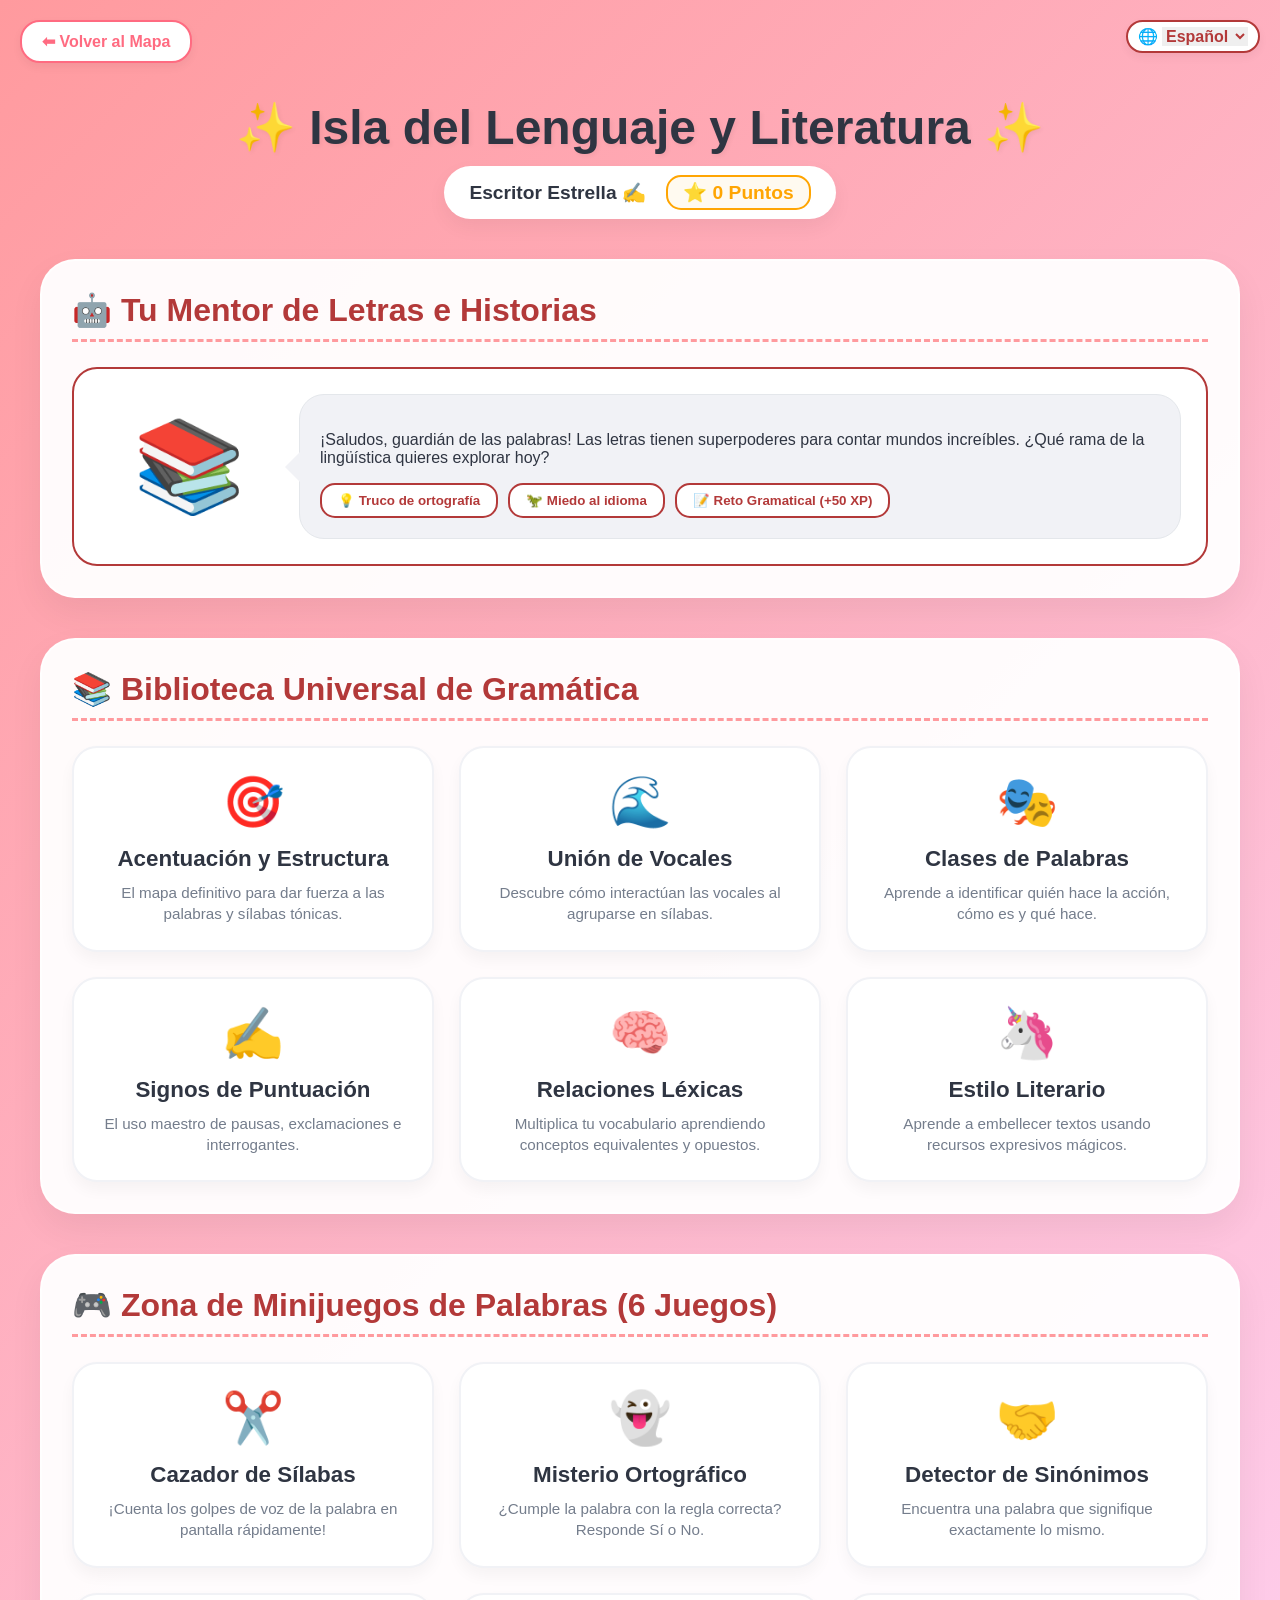
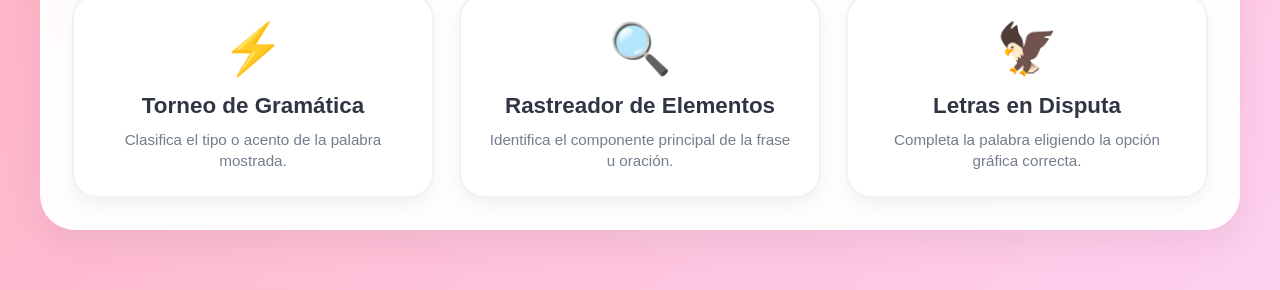
<file: lengua.html>
<!DOCTYPE html>
<html lang="es">
<head>
    <meta charset="UTF-8">
    <meta name="viewport" content="width=device-width, initial-scale=1.0">
    <title>Súper Aventuras del Lenguaje Multilingüe Pro</title>
    <style>
        :root {
            --primary: #2ed573;
            --accent-lang: #ff6b81;
            --bg-gradient: linear-gradient(135deg, #ff9a9e 0%, #fecfef 99%, #fecfef 100%);
            --glass-bg: rgba(255, 255, 255, 0.95);
            --text-dark: #2f3542;
        }

        body {
            font-family: 'Arial Rounded MT Bold', 'Comic Sans MS', sans-serif;
            background: var(--bg-gradient);
            margin: 0;
            padding: 20px;
            min-height: 100vh;
            color: var(--text-dark);
            box-sizing: border-box;
            user-select: none;
        }

        *, *::before, *::after {
            box-sizing: border-box;
        }

        /* --- BOTÓN VOLVER --- */
        .btn-volver {
            position: absolute;
            top: 20px;
            left: 20px;
            background: white;
            border: 2px solid var(--accent-lang);
            color: var(--accent-lang);
            padding: 10px 20px;
            font-size: 16px;
            font-weight: bold;
            border-radius: 20px;
            cursor: pointer;
            text-decoration: none;
            box-shadow: 0 4px 10px rgba(0,0,0,0.05);
            transition: all 0.2s;
            z-index: 100;
        }
        .btn-volver:hover {
            background: var(--accent-lang);
            color: white;
            transform: translateY(-2px);
        }

        /* --- SELECTOR DE IDIOMA --- */
        .selector-idioma {
            position: absolute;
            top: 20px;
            right: 20px;
            background: white;
            padding: 5px 10px;
            border-radius: 20px;
            border: 2px solid #b33939;
            box-shadow: 0 4px 10px rgba(0,0,0,0.05);
            z-index: 100;
        }
        .selector-idioma select {
            border: none;
            font-size: 16px;
            font-weight: bold;
            font-family: inherit;
            outline: none;
            cursor: pointer;
            color: #b33939;
        }

        /* --- CONTENEDOR PRINCIPAL --- */
        .hub-container {
            max-width: 1200px;
            margin: 80px auto 0 auto;
            text-align: center;
        }

        h1 {
            font-size: 3rem;
            color: #2f3542;
            margin-bottom: 10px;
            text-shadow: 2px 2px 4px rgba(0,0,0,0.05);
            animation: flotar 3s ease-in-out infinite;
        }

        .sub-bar {
            background: white;
            padding: 15px 25px;
            border-radius: 30px;
            display: inline-block;
            margin-bottom: 40px;
            box-shadow: 0 8px 20px rgba(0,0,0,0.05);
            font-size: 1.2rem;
            font-weight: bold;
        }

        .puntos-badge {
            color: #ffa502;
            margin-left: 15px;
            background: #fffaf0;
            padding: 5px 15px;
            border-radius: 15px;
            border: 2px solid #ffa502;
        }

        /* --- PANELES DE SECCIONES --- */
        .seccion-bloque {
            background: var(--glass-bg);
            border-radius: 35px;
            padding: 30px;
            margin-bottom: 40px;
            box-shadow: 0 15px 35px rgba(0,0,0,0.06);
            border: 2px solid rgba(255,255,255,0.7);
            text-align: left;
        }

        .seccion-bloque h2 {
            font-size: 2rem;
            color: #b33939;
            margin-top: 0;
            margin-bottom: 25px;
            border-bottom: 3px dashed #ff9a9e;
            padding-bottom: 10px;
        }

        /* --- GRILLA ADAPTIVA --- */
        .grid-cards {
            display: grid;
            grid-template-columns: repeat(auto-fit, minmax(280px, 1fr));
            gap: 25px;
        }

        .card-actividad {
            background: white;
            border-radius: 25px;
            padding: 25px;
            text-align: center;
            box-shadow: 0 8px 15px rgba(0,0,0,0.04);
            border: 2px solid #f1f2f6;
            cursor: pointer;
            transition: all 0.3s cubic-bezier(0.175, 0.885, 0.32, 1.275);
        }

        .card-actividad:hover {
            transform: translateY(-8px);
            box-shadow: 0 15px 25px rgba(179, 57, 57, 0.15);
            border-color: #ff9a9e;
        }

        .card-icon {
            font-size: 50px;
            margin-bottom: 15px;
        }

        .card-actividad h3 {
            margin: 10px 0;
            font-size: 1.4rem;
            color: #2f3542;
        }

        .card-actividad p {
            margin: 0;
            color: #747d8c;
            font-size: 0.95rem;
            line-height: 1.4;
        }

        /* --- ZONA DE JUEGO ACTIVA --- */
        .zona-juego-activa {
            display: none;
            background: white;
            border-radius: 35px;
            padding: 40px 20px;
            margin-bottom: 40px;
            box-shadow: 0 20px 40px rgba(0,0,0,0.1);
            border: 3px solid #b33939;
            text-align: center;
            animation: entrada 0.4s ease-out;
        }

        .pantalla-operacion {
            font-size: 3rem;
            font-weight: bold;
            margin: 20px 0;
            color: #2f3542;
            letter-spacing: 1px;
            word-break: break-word;
        }

        .input-respuesta {
            font-size: 2rem;
            width: 80%;
            max-width: 350px;
            text-align: center;
            padding: 12px;
            border: 3px solid #ced6e0;
            border-radius: 20px;
            outline: none;
            font-family: inherit;
            margin-bottom: 20px;
        }
        .input-respuesta:focus { border-color: #b33939; }

        .btn-comprobar {
            display: block;
            margin: 0 auto;
            background: linear-gradient(45deg, #b33939, #ff6b81);
            color: white;
            border: none;
            padding: 15px 40px;
            font-size: 1.3rem;
            font-weight: bold;
            border-radius: 30px;
            cursor: pointer;
            box-shadow: 0 5px 15px rgba(179, 57, 57, 0.3);
        }

        /* --- SECCIÓN TUTORA IA --- */
        .contenedor-tutora {
            display: grid;
            grid-template-columns: 180px 1fr;
            gap: 20px;
            align-items: center;
            background: #fff;
            padding: 25px;
            border-radius: 25px;
            border: 2px solid #b33939;
        }

        .avatar-ia { font-size: 90px; text-align: center; animation: flotar 4s ease-in-out infinite; }

        .bocadillo-chat {
            background: #f1f2f6;
            padding: 20px;
            border-radius: 25px;
            position: relative;
            border: 1px solid #e4e7eb;
        }

        .bocadillo-chat::before {
            content: ''; position: absolute; left: -15px; top: 50%;
            transform: translateY(-50%); border-width: 15px 15px 15px 0;
            border-style: solid; border-color: transparent #f1f2f6 transparent transparent;
        }

        .opciones-tutora { margin-top: 15px; display: flex; gap: 10px; flex-wrap: wrap; }
        .btn-opcion-chat {
            background: white; border: 2px solid #b33939; color: #b33939;
            padding: 8px 16px; border-radius: 15px; cursor: pointer;
            font-weight: bold; transition: all 0.2s;
        }
        .btn-opcion-chat:hover { background: #b33939; color: white; }

        /* --- MODAL DE TEORÍA --- */
        .modal-teoria {
            display: none; position: fixed; top: 0; left: 0; width: 100vw; height: 100vh;
            background: rgba(0,0,0,0.5); backdrop-filter: blur(8px); z-index: 1000;
            justify-content: center; align-items: center;
        }

        .modal-teoria-contenido {
            background: white; padding: 40px; border-radius: 35px;
            max-width: 650px; width: 90%; max-height: 85vh; overflow-y: auto;
            position: relative; text-align: left; box-shadow: 0 20px 40px rgba(0,0,0,0.2);
            animation: entrada 0.3s cubic-bezier(0.175, 0.885, 0.32, 1.275);
        }

        .btn-cerrar-modal {
            position: absolute; top: 20px; right: 20px; background: #ff4757;
            color: white; border: none; width: 35px; height: 35px; border-radius: 50%;
            cursor: pointer; font-weight: bold;
        }

        /* --- RESPONSIVE --- */
        @media (max-width: 820px) {
            h1 { font-size: 2.2rem; }
            .contenedor-tutora { grid-template-columns: 1fr; text-align: center; }
            .bocadillo-chat::before { display: none; }
            .avatar-ia { margin-bottom: 10px; }
            .pantalla-operacion { font-size: 2.3rem; }
            .selector-idioma { position: static; display: inline-block; margin-top: 10px; }
        }

        @media (max-width: 480px) {
            body { padding: 10px; }
            h1 { font-size: 1.8rem; }
            .seccion-bloque { padding: 20px; border-radius: 25px; }
            .seccion-bloque h2 { font-size: 1.4rem; }
            .btn-volver { position: static; display: inline-block; margin-bottom: 15px; }
            .hub-container { margin-top: 10px; }
        }

        @keyframes flotar {
            0%, 100% { transform: translateY(0); }
            50% { transform: translateY(-10px); }
        }
        @keyframes entrada {
            from { opacity: 0; transform: scale(0.95) translateY(15px); }
            to { opacity: 1; transform: scale(1) translateY(0); }
        }
    </style>
</head>
<body>

    <a href="menuprincipal.html" class="btn-volver" id="lbl-volver" onclick="sonarBoton()">⬅ Volver al Mapa</a>

    <div class="selector-idioma">
        🌐 <select id="select-lang" onchange="cambiarIdioma()">
            <option value="es">Español</option>
            <option value="en">English</option>
            <option value="fr">Français</option>
        </select>
    </div>

    <div class="hub-container">
        <h1 id="main-title">✨ Isla del Lenguaje y Literatura ✨</h1>
        <div class="sub-bar">
            <span id="user-badge">Escritor Estrella ✍️</span>
            <span class="puntos-badge">⭐ <span id="marcador-puntos">0</span> <span id="lbl-puntos">Puntos</span></span>
        </div>

        <div id="zona-de-juego" class="zona-juego-activa">
            <h2 id="titulo-juego-activo">Juego</h2>
            <p id="instrucciones-juego-activo">Analiza el desafío:</p>
            <div id="pantalla-matematica" class="pantalla-operacion">Palabra</div>
            <input type="text" id="respuesta-usuario" class="input-respuesta" placeholder="..." autocomplete="off" spellcheck="false">
            <button class="btn-comprobar" id="btn-verificar" onclick="validarRespuestaJuego()">Comprobar 🚀</button>
        </div>

        <div class="seccion-bloque">
            <h2 id="sec1-title">🤖 Tu Mentor de Letras e Historias</h2>
            <div class="contenedor-tutora">
                <div class="avatar-ia">📚</div>
                <div class="bocadillo-chat">
                    <p id="texto-chat-tutora">¡Saludos, guardián de las palabras! Las letras tienen superpoderes para contar mundos increíbles. ¿Qué rama de la lingüística quieres explorar hoy?</p>
                    <div class="opciones-tutora">
                        <button class="btn-opcion-chat" id="opt-truco" onclick="charlarTutora('truco')">💡 Truco de ortografía</button>
                        <button class="btn-opcion-chat" id="opt-miedo" onclick="charlarTutora('miedo')">🦖 Miedo al idioma</button>
                        <button class="btn-opcion-chat" id="opt-examen" onclick="charlarTutora('examen')">📝 Reto Gramatical (+50 XP)</button>
                    </div>
                </div>
            </div>
        </div>

        <div class="seccion-bloque">
            <h2 id="sec2-title">📚 Biblioteca Universal de Gramática</h2>
            <div class="grid-cards">
                <div class="card-actividad" onclick="abrirTeoria('acentos')">
                    <div class="card-icon">🎯</div>
                    <h3 id="card-t1">Acentuación y Estructura</h3>
                    <p id="card-d1">El mapa definitivo para dar fuerza a las palabras y sílabas tónicas.</p>
                </div>
                <div class="card-actividad" onclick="abrirTeoria('vocales')">
                    <div class="card-icon">🌊</div>
                    <h3 id="card-t2">Unión de Vocales</h3>
                    <p id="card-d2">Descubre cómo interactúan las vocales al agruparse en sílabas.</p>
                </div>
                <div class="card-actividad" onclick="abrirTeoria('tipos_palabras')">
                    <div class="card-icon">🎭</div>
                    <h3 id="card-t3">Clases de Palabras</h3>
                    <p id="card-d3">Aprende a identificar quién hace la acción, cómo es y qué hace.</p>
                </div>
                <div class="card-actividad" onclick="abrirTeoria('puntuacion')">
                    <div class="card-icon">✍️</div>
                    <h3 id="card-t4">Signos de Puntuación</h3>
                    <p id="card-d4">El uso maestro de pausas, exclamaciones e interrogantes.</p>
                </div>
                <div class="card-actividad" onclick="abrirTeoria('lexico')">
                    <div class="card-icon">🧠</div>
                    <h3 id="card-t5">Relaciones Léxicas</h3>
                    <p id="card-d5">Multiplica tu vocabulario aprendiendo conceptos equivalentes y opuestos.</p>
                </div>
                <div class="card-actividad" onclick="abrirTeoria('literatura')">
                    <div class="card-icon">🦄</div>
                    <h3 id="card-t6">Estilo Literario</h3>
                    <p id="card-d6">Aprende a embellecer textos usando recursos expresivos mágicos.</p>
                </div>
            </div>
        </div>

        <div class="seccion-bloque">
            <h2 id="sec3-title">🎮 Zona de Minijuegos de Palabras (6 Juegos)</h2>
            <div class="grid-cards">
                <div class="card-actividad" onclick="iniciarJuego('silabas')">
                    <div class="card-icon">✂️</div>
                    <h3 id="game-t1">Cazador de Sílabas</h3>
                    <p id="game-d1">¡Cuenta los golpes de voz de la palabra en pantalla rápidamente!</p>
                </div>
                <div class="card-actividad" onclick="iniciarJuego('ortografia')">
                    <div class="card-icon">👻</div>
                    <h3 id="game-t2">Misterio Ortográfico</h3>
                    <p id="game-d2">¿Cumple la palabra con la regla correcta? Responde Sí o No.</p>
                </div>
                <div class="card-actividad" onclick="iniciarJuego('sinonimos')">
                    <div class="card-icon">🤝</div>
                    <h3>Detector de Sinónimos</h3>
                    <p id="game-d3">Encuentra una palabra que signifique exactamente lo mismo.</p>
                </div>
                <div class="card-actividad" onclick="iniciarJuego('clasifica')">
                    <div class="card-icon">⚡</div>
                    <h3 id="game-t4">Torneo de Gramática</h3>
                    <p id="game-d4">Clasifica el tipo o acento de la palabra mostrada.</p>
                </div>
                <div class="card-actividad" onclick="iniciarJuego('identifica_tipo')">
                    <div class="card-icon">🔍</div>
                    <h3 id="game-t5">Rastreador de Elementos</h3>
                    <p id="game-d5">Identifica el componente principal de la frase u oración.</p>
                </div>
                <div class="card-actividad" onclick="iniciarJuego('letras_caidas')">
                    <div class="card-icon">🦅</div>
                    <h3 id="game-t6">Letras en Disputa</h3>
                    <p id="game-d6">Completa la palabra eligiendo la opción gráfica correcta.</p>
                </div>
            </div>
        </div>
    </div>

    <div id="modal-teoria" class="modal-teoria">
        <div class="modal-teoria-contenido">
            <button class="btn-cerrar-modal" onclick="cerrarTeoria()">X</button>
            <h2 id="modal-titulo-teoria">Teoría</h2>
            <div id="modal-cuerpo-teoria">Contenido...</div>
        </div>
    </div>

    <script>
        // --- MOTOR DE TRADUCCIÓN (LOCALIZACIÓN MULTILINGÜE) ---
        let langActual = 'es';
        const locales = {
            es: {
                volver: "⬅ Volver al Mapa", title: "✨ Isla del Lenguaje y Literatura ✨",
                badge: "Escritor Estrella ✍️", puntos: "Puntos", verificar: "Comprobar Palabra 🚀",
                sec1: "🤖 Tu Mentor de Letras e Historias", sec2: "📚 Biblioteca Universal de Gramática", sec3: "🎮 Zona de Minijuegos de Palabras (6 Juegos)",
                chat: "¡Saludos, guardián de las palabras! Las letras tienen superpoderes para contar mundos increíbles. ¿Qué rama de la lingüística quieres explorar hoy?",
                opt1: "💡 Truco de ortografía", opt2: "🦖 Miedo al idioma", opt3: "📝 Reto Gramatical (+50 XP)",
                t1: "Acentuación y Estructura", d1: "El mapa definitivo para dar fuerza a las palabras y sílabas tónicas.",
                t2: "Unión de Vocales", d2: "Descubre cómo interactúan las vocales al agruparse en sílabas.",
                t3: "Clases de Palabras", d3: "Aprende a identificar quién hace la acción, cómo es y qué hace.",
                t4: "Signos de Puntuación", d4: "El uso maestro de pausas, exclamaciones e interrogantes.",
                t5: "Relaciones Léxicas", d5: "Multiplica tu vocabulario aprendiendo conceptos equivalentes y opuestos.",
                t6: "Estilo Literario", d6: "Aprende a embellecer textos usando recursos expresivos mágicos.",
                gt1: "Cazador de Sílabas", gd1: "¡Cuenta los golpes de voz de la palabra en pantalla rápidamente!",
                gt2: "Misterio Ortográfico", gd2: "¿Cumple la palabra con la regla correcta? Responde Sí o No.",
                gt3: "Detector de Sinónimos", gd3: "Encuentra una palabra que signifique exactamente lo mismo.",
                gt4: "Torneo de Gramática", gd4: "Clasifica el tipo o acento de la palabra mostrada.",
                gt5: "Rastreador de Elementos", gd5: "Identifica el componente principal de la frase u oración.",
                gt6: "Letras en Disputa", gd6: "Completa la palabra eligiendo la opción gráfica correcta.",
                inst_silaba: "¿Cuántas sílabas tiene esta palabra? (Responde con número)",
                inst_orto: "¿Esta palabra se escribe con H? (Responde 'si' o 'no')",
                inst_sin: "Escribe un sinónimo directo para esta palabra:",
                inst_clas: "¿Es una palabra 'aguda', 'llana' o 'esdrújula'?",
                inst_id: "Escribe únicamente el sustantivo que es sujeto en la oración:",
                inst_letra: "Escribe la letra correcta ('b' o 'v') que falta en el espacio:",
                err: "❌ ¡Casi lo tienes! La respuesta era:", ok: "✨ ¡Espectacular! Dominas el lenguaje. +10 puntos ⭐"
            },
            en: {
                volver: "⬅ Back to Map", title: "✨ Island of Language and Literature ✨",
                badge: "Star Writer ✍️", puntos: "Points", verificar: "Check Word 🚀",
                sec1: "🤖 Your Mentor of Letters and Stories", sec2: "📚 Universal Grammar Library", sec3: "🎮 Word Minigames Arcade (6 Games)",
                chat: "Greetings, wordsmith! Letters have superpowers to build incredible universes. Which branch of linguistics shall we explore today?",
                opt1: "💡 Spelling Trick", opt2: "🦖 Language Fear", opt3: "📝 Grammar Challenge (+50 XP)",
                t1: "Syllables & Accents", d1: "The ultimate guide to understanding syllable stress and word rhythm.",
                t2: "Vowel Connections", d2: "Discover how vowels blend together or split within words.",
                t3: "Parts of Speech", d3: "Learn to spot nouns, verbs, adjectives, and their functions.",
                t4: "Punctuation Marks", d4: "Master the use of periods, commas, and question marks.",
                t5: "Lexical Relations", d5: "Multiply your vocabulary with synonyms and antonyms.",
                t6: "Literary Style", d6: "Embellish your stories using metaphors and magical devices.",
                gt1: "Syllable Hunter", gd1: "Count the number of syllables in the word on screen quickly!",
                gt2: "Spelling Mystery", gd2: "Does this word follow the correct spelling rule? Yes or No.",
                gt3: "Synonym Detector", gd3: "Find a word that means exactly the same thing.",
                gt4: "Grammar Tournament", gd4: "Classify the type or form of the given word.",
                gt5: "Element Tracker", gd5: "Identify the main component or core of the sentence.",
                gt6: "Letters Duel", gd6: "Complete the word by choosing the correct missing graph.",
                inst_silaba: "How many syllables does this word have? (Answer with a number)",
                inst_orto: "Is this word spelled with a silent 'K' at the beginning? (Answer 'yes' or 'no')",
                inst_sin: "Write a direct synonym for this word:",
                inst_clas: "Is this word a 'noun', 'verb', or 'adjective'?",
                inst_id: "Write the verb (action word) found in this sentence:",
                inst_letra: "Fill in the blank with the correct letter ('c' or 'k'):",
                err: "❌ Close, but no cigar! The answer was:", ok: "✨ Splendid! You master the language perfectly. +10 points ⭐"
            },
            fr: {
                volver: "⬅ Retour a la Carte", title: "✨ L'Île de la Langue et Littérature ✨",
                badge: "Écrivain Étoilé ✍️", puntos: "Points", verificar: "Vérifier 🚀",
                sec1: "🤖 Votre Mentor des Lettres", sec2: "📚 Bibliothèque Grammaticale Universelle", sec3: "🎮 Arcade de Jeux de Mots (6 Jeux)",
                chat: "Salutations, artisan des mots ! Les lettres possèdent de super-pouvoirs. Quelle branche de la linguistique voulez-vous explorer aujourd'hui ?",
                opt1: "💡 Astuce d'orthographe", opt2: "🦖 Peur de la grammaire", opt3: "📝 Défi de Grammaire (+50 XP)",
                t1: "Accents et Structures", d1: "Le guide ultime pour maîtriser les accents aigu, grave et circonflexe.",
                t2: "Mariage des Voyelles", d2: "Découvrez comment les voyelles s'unissent en diphtongues.",
                t3: "Classes de Mots", d3: "Apprenez à identifier les noms, adjectifs, et verbes d'action.",
                t4: "Signes de Ponctuation", d4: "Maîtrisez l'usage des points, virgules et points d'exclamation.",
                t5: "Relations Lexicales", d5: "Enrichissez votre vocabulaire avec les synonymes et antonymes.",
                t6: "Style Littéraire", d6: "Sublimez vos écrits grâce aux métaphores et figures de style.",
                gt1: "Chasseur de Syllabes", gd1: "Comptez rapidement les syllabes du mot affiché à l'écran !",
                gt2: "Mystère Orthographique", gd2: "Ce mot prend-il un accent? Répondez Oui ou Non.",
                gt3: "Détecteur de Synonymes", gd3: "Trouvez un mot qui a exactement la même signification.",
                gt4: "Tournoi de Grammaire", gd4: "Classifiez le type ou le genre du mot affiché.",
                gt5: "Traqueur d'Éléments", gd5: "Trouvez le composant principal (Sujet/Verbe) de la phrase.",
                gt6: "Lettres en Duel", gd6: "Complétez le mot avec el bon graphème manquant.",
                inst_silaba: "Combien de syllabes a ce mot ? (Répondez par un chiffre)",
                inst_orto: "Ce mot prend-il un 'h' au début ? (Répondez 'oui' ou 'non')",
                inst_sin: "Écrivez un synonyme direct pour ce mot :",
                inst_clas: "Ce mot est-il un 'nom', 'verbe', ou 'adjectif' ?",
                inst_id: "Écrivez le sujet (qui fait l'action) de cette phrase :",
                inst_letra: "Complétez le mot avec la bonne lettre ('g' ou 'j') :",
                err: "❌ Presque ! La bonne réponse était :", ok: "✨ Magnifique ! Vous maîtrisez la langue. +10 points ⭐"
            }
        };

        function cambiarIdioma() {
            langActual = document.getElementById('select-lang').value;
            const res = locales[langActual];
            
            document.getElementById('lbl-volver').innerText = res.volver;
            document.getElementById('main-title').innerText = res.title;
            document.getElementById('user-badge').innerText = res.badge;
            document.getElementById('lbl-puntos').innerText = res.puntos;
            document.getElementById('btn-verificar').innerText = res.verificar;
            document.getElementById('sec1-title').innerText = res.sec1;
            document.getElementById('sec2-title').innerText = res.sec2;
            document.getElementById('sec3-title').innerText = res.sec3;
            document.getElementById('texto-chat-tutora').innerText = res.chat;
            document.getElementById('opt-truco').innerText = res.opt1;
            document.getElementById('opt-miedo').innerText = res.opt2;
            document.getElementById('opt-examen').innerText = res.opt3;
            
            document.getElementById('card-t1').innerText = res.t1; document.getElementById('card-d1').innerText = res.d1;
            document.getElementById('card-t2').innerText = res.t2; document.getElementById('card-d2').innerText = res.d2;
            document.getElementById('card-t3').innerText = res.t3; document.getElementById('card-d3').innerText = res.d3;
            document.getElementById('card-t4').innerText = res.t4; document.getElementById('card-d4').innerText = res.d4;
            document.getElementById('card-t5').innerText = res.t5; document.getElementById('card-d5').innerText = res.d5;
            document.getElementById('card-t6').innerText = res.t6; document.getElementById('card-d6').innerText = res.d6;
            
            document.getElementById('game-t1').innerText = res.gt1; document.getElementById('game-d1').innerText = res.gd1;
            document.getElementById('game-t2').innerText = res.gt2; document.getElementById('game-d2').innerText = res.gd2;
            document.getElementById('game-d3').innerText = res.gd3;
            document.getElementById('game-t4').innerText = res.gt4; document.getElementById('game-d4').innerText = res.gd4;
            document.getElementById('game-t5').innerText = res.gt5; document.getElementById('game-d5').innerText = res.gd5;
            document.getElementById('game-t6').innerText = res.gt6; document.getElementById('game-d6').innerText = res.gd6;
            
            if (document.getElementById('zona-de-juego').style.display === 'block') {
                generarPreguntaJuego();
            }
            sonarSintetizador('clic');
        }

        // --- MOTOR DE AUDIO ---
        const audioCtx = new (window.AudioContext || window.webkitAudioContext)();
        let puntosTotales = 0;

        function sonarSintetizador(tipo) {
            if (audioCtx.state === 'suspended') audioCtx.resume();
            const osc = audioCtx.createOscillator();
            const gain = audioCtx.createGain();
            osc.connect(gain); gain.connect(audioCtx.destination);

            if (tipo === 'clic') {
                osc.type = 'sine'; osc.frequency.setValueAtTime(500, audioCtx.currentTime);
                gain.gain.setValueAtTime(0.1, audioCtx.currentTime);
                osc.start(); osc.stop(audioCtx.currentTime + 0.1);
            } else if (tipo === 'correcto') {
                osc.type = 'triangle'; osc.frequency.setValueAtTime(587.33, audioCtx.currentTime);
                osc.frequency.setValueAtTime(698.46, audioCtx.currentTime + 0.08);
                osc.frequency.setValueAtTime(880.00, audioCtx.currentTime + 0.16);
                gain.gain.setValueAtTime(0.1, audioCtx.currentTime);
                osc.start(); osc.stop(audioCtx.currentTime + 0.3);
            } else if (tipo === 'error') {
                osc.type = 'sawtooth'; osc.frequency.setValueAtTime(130, audioCtx.currentTime);
                gain.gain.setValueAtTime(0.15, audioCtx.currentTime);
                osc.start(); osc.stop(audioCtx.currentTime + 0.2);
            }
        }

        function sonarBoton() { sonarSintetizador('clic'); }

        // --- BANCO DE DATOS DE LOS MINIJUEGOS (TRILINGÜE) ---
        const dbJuegos = {
            es: {
                silabas: [{p: 'Sol', r: '1'}, {p: 'Árbol', r: '2'}, {p: 'Computadora', r: '5'}, {p: 'Mariposa', r: '4'}, {p: 'Estrella', r: '3'}],
                ortografia: [{p: '___uevo', r: 'si'}, {p: '___agua', r: 'no'}, {p: '___ueso', r: 'si'}, {p: '___ora', r: 'si'}, {p: '___oso', r: 'no'}],
                sinonimos: [{p: 'Feliz', r: ['contento', 'alegre']}, {p: 'Rápido', r: ['veloz', 'ligero']}, {p: 'Grande', r: ['enorme', 'gigante']}],
                clasifica: [{p: 'Camión', r: 'aguda'}, {p: 'Lápiz', r: 'llana'}, {p: 'Plátano', r: 'esdrújula'}, {p: 'Mesa', r: 'llana'}],
                identifica_tipo: [{p: 'El perro corre rápido.', r: 'perro'}, {p: 'La casa es bonita.', r: 'casa'}, {p: 'Carlos lee libros.', r: 'carlos'}],
                letras_caidas: [{p: 'A___ion', r: 'v'}, {p: '___arco', r: 'b'}, {p: 'Cam___io', r: 'b'}, {p: 'Venta___a', r: 'v'}]
            },
            en: {
                silabas: [{p: 'Sky', r: '1'}, {p: 'Apple', r: '2'}, {p: 'Elephant', r: '3'}, {p: 'Beautiful', r: '3'}, {p: 'University', r: '5'}],
                ortografia: [{p: '___knife', r: 'yes'}, {p: '___night', r: 'yes'}, {p: '___name', r: 'no'}, {p: '___know', r: 'yes'}, {p: '___open', r: 'no'}],
                sinonimos: [{p: 'Happy', r: ['cheerful', 'glad']}, {p: 'Quick', r: ['fast', 'rapid']}, {p: 'Big', r: ['large', 'huge']}],
                clasifica: [{p: 'Run', r: 'verb'}, {p: 'Cat', r: 'noun'}, {p: 'Beautiful', r: 'adjective'}, {p: 'Eat', r: 'verb'}],
                identifica_tipo: [{p: 'The boy sings loudly.', r: 'sings'}, {p: 'They eat pizza.', r: 'eat'}, {p: 'She writes a story.', r: 'writes'}],
                letras_caidas: [{p: 'Ba___e', r: 'k'}, {p: '___at', r: 'c'}, {p: 'Du___k', r: 'c'}, {p: 'Ki___k', r: 'c'}]
            },
            fr: {
                silabas: [{p: 'Mer', r: '1'}, {p: 'Table', r: '2'}, {p: 'Papillon', r: '3'}, {p: 'Ordinateur', r: '4'}, {p: 'Magnifique', r: '3'}],
                ortografia: [{p: '___homme', r: 'oui'}, {p: '___oiseau', r: 'non'}, {p: '___histoire', r: 'oui'}, {p: '___arbre', r: 'non'}],
                sinonimos: [{p: 'Heureux', r: ['joyeux', 'content']}, {p: 'Rapide', r: ['vite', 'veloce']}, {p: 'Grand', r: ['vaste', 'immense']}],
                clasifica: [{p: 'Manger', r: 'verbe'}, {p: 'Livre', r: 'nom'}, {p: 'Rouge', r: 'adjectif'}, {p: 'Chanter', r: 'verbe'}],
                identifica_tipo: [{p: 'Le chat boit du lait.', r: 'chat'}, {p: 'Pierre regarde la TV.', r: 'pierre'}, {p: 'La voiture roule.', r: 'voiture'}],
                letras_caidas: [{p: '___irage', r: 'm'}, {p: 'A___outer', r: 'j'}, {p: 'Gira___e', r: 'f'}, {p: 'Man___er', r: 'g'}]
            }
        };

        let juegoActual = '';
        let respuestasAceptables = [];

        function iniciarJuego(tipo) {
            sonarSintetizador('clic');
            juegoActual = tipo;
            document.getElementById('zona-de-juego').style.display = 'block';
            window.scrollTo({ top: 0, behavior: 'smooth' });
            generarPreguntaJuego();
        }

        function generarPreguntaJuego() {
            const pantalla = document.getElementById('pantalla-matematica');
            const input = document.getElementById('respuesta-usuario');
            const instrucciones = document.getElementById('instrucciones-juego-activo');
            const res = locales[langActual];
            input.value = ''; input.focus();
            respuestasAceptables = [];

            // Asignar título e instrucciones según juego e idioma
            if (juegoActual === 'silabas') {
                document.getElementById('titulo-juego-activo').innerText = "✂️ " + res.gt1;
                instrucciones.innerText = res.inst_silaba;
            } else if (juegoActual === 'ortografia') {
                document.getElementById('titulo-juego-activo').innerText = "👻 " + res.gt2;
                instrucciones.innerText = res.inst_orto;
            } else if (juegoActual === 'sinonimos') {
                document.getElementById('titulo-juego-activo').innerText = "🤝 " + res.gt3;
                instrucciones.innerText = res.inst_sin;
            } else if (juegoActual === 'clasifica') {
                document.getElementById('titulo-juego-activo').innerText = "⚡ " + res.gt4;
                instrucciones.innerText = res.inst_clas;
            } else if (juegoActual === 'identifica_tipo') {
                document.getElementById('titulo-juego-activo').innerText = "🔍 " + res.gt5;
                instrucciones.innerText = res.inst_id;
            } else if (juegoActual === 'letras_caidas') {
                document.getElementById('titulo-juego-activo').innerText = "🦅 " + res.gt6;
                instrucciones.innerText = res.inst_letra;
            }

            // Cargar datos aleatorios según la base de datos local del idioma
            const lista = dbJuegos[langActual][juegoActual];
            let elegida = lista[Math.floor(Math.random() * lista.length)];
            
            pantalla.innerText = elegida.p;
            if (Array.isArray(elegida.r)) {
                respuestasAceptables = elegida.r;
            } else {
                respuestasAceptables.push(elegida.r);
            }
        }

        function validarRespuestaJuego() {
            const inputVal = document.getElementById('respuesta-usuario').value.trim().toLowerCase();
            if (inputVal === "") return;

            const limpiarTexto = (t) => t.normalize("NFD").replace(/[\u0300-\u036f]/g, "");
            let esCorrecto = respuestasAceptables.some(resp => limpiarTexto(resp) === limpiarTexto(inputVal));

            const res = locales[langActual];

            if (esCorrecto) {
                sonarSintetizador('correcto');
                puntosTotales += 10;
                document.getElementById('marcador-puntos').innerText = puntosTotales;
                alert(res.ok);
                generarPreguntaJuego();
            } else {
                sonarSintetizador('error');
                alert(`${res.err} "${respuestasAceptables[0]}"`);
                generarPreguntaJuego();
            }
        }

        document.getElementById('respuesta-usuario').addEventListener('keypress', function(e) {
            if (e.key === 'Enter') validarRespuestaJuego();
        });

        // --- SISTEMA DE IA TUTORA SIMULADA ---
        function charlarTutora(opcion) {
            sonarSintetizador('clic');
            const cajaTexto = document.getElementById('texto-chat-tutora');
            
            const tips = {
                es: {
                    truco: "💡 ¡Delante de 'P' y 'B' siempre escribimos la letra 'M'! Ejemplo: campo, tambor.",
                    miedo: "🦖 Equivocarse es normal. El cerebro reorganiza las reglas gramaticales cada vez que analizas un error. ¡Sigue adelante!",
                    examen: "📝 ¡Activado el desafío de sinonimia! Veamos cuánto vocabulario posees."
                },
                en: {
                    truco: "💡 Remember: The letter 'Q' is almost always followed by a silent 'U', like in 'Quick' or 'Queen'.",
                    miedo: "🦖 Don't fear spelling mistakes. English spelling is eccentric because it blends Latin, Germanic, and French history!",
                    examen: "📝 Battle time! I've opened the Syllable Hunter booth for you."
                },
                fr: {
                    truco: "💡 Astuce : Devant les lettres 'M', 'B', 'P', le 'N' se transforme généralement en 'M' (ex: emmener, tomber, impossible).",
                    miedo: "🦖 Les accents en français font peur au début, mais ils ne serve qu'à guider le son de votre voix ! Pas de panique.",
                    examen: "📝 Place au contrôle surprise ! Identifions les types de mots."
                }
            };

            cajaTexto.innerText = tips[langActual][opcion];
            if(opcion === 'examen') {
                if (langActual === 'es') iniciarJuego('sinonimos');
                if (langActual === 'en') iniciarJuego('silabas');
                if (langActual === 'fr') iniciarJuego('clasifica');
            }
        }

        // --- SISTEMA DE CONTENIDO MULTILINGÜE ENCYCLOPEDIA ---
        function abrirTeoria(tema) {
            sonarSintetizador('clic');
            const modal = document.getElementById('modal-teoria');
            const titulo = document.getElementById('modal-titulo-teoria');
            const cuerpo = document.getElementById('modal-cuerpo-teoria');
            modal.style.display = 'flex';

            const biblioteca = {
                es: {
                    acentos: {t:"🎯 Acentuación", c:"<p>Las palabras se dividen en:</p><ul><li><b>Agudas:</b> Fuerza al final. Llevan tilde si acaban en N, S o Vocal (Café).</li><li><b>Llanas:</b> Fuerza en la penúltima. Tilde si NO acaban en N, S o Vocal (Lápiz).</li><li><b>Esdrújulas:</b> Fuerza antes. ¡Tilde siempre! (Plátano).</li></ul>"},
                    vocales: {t:"🌊 Diptongos e Hiatos", c:"<p><b>Diptongo:</b> Dos vocales juntas en la misma sílaba (Fuego, Aire).<br><b>Hiato:</b> Vocales contiguas que se separan en dos sílabas distintas (Te-a-tro, Po-e-ma).</p>"},
                    tipos_palabras: {t:"🎭 Categorías Gramaticales", c:"<ul><li><b>Sustantivo:</b> Nombres de cosas, personas o lugares (Gato, Madrid).</li><li><b>Adjetivo:</b> Propiedades o estados (Grande, Azul).</li><li><b>Verbo:</b> Acciones en el tiempo (Saltar, Bailó).</li></ul>"},
                    puntuacion: {t:"✍️ Signos Esenciales", c:"<p>El punto (.) cierra frases completas. La coma (,) añade una micropausa. Recuerda abrir y cerrar los signos de interrogación (¿?) y exclamación (¡!).</p>"},
                    lexico: {t:"🧠 Red de Vocabulario", c:"<p><b>Sinónimos:</b> Mismo significado (Rápido = Veloz).<br><b>Antónimos:</b> Significados totalmente inversos (Frío / Caliente).</p>"},
                    literatura: {t:"🦄 Recursos de Estilo", c:"<p><b>Metáfora:</b> Comparación directa sin el 'como' (Tus ojos son dos luceros).<br><b>Personificación:</b> Objetos que cobran vida humana (El viento susurraba).</p>"}
                },
                en: {
                    acentos: {t:"🎯 Syllables & Stress", c:"<p>In English, every word has a stressed syllable where the voice sounds louder and longer. Changing the stress can change a noun into a verb (e.g., an OB-ject vs to ob-JECT).</p>"},
                    vocales: {t:"🌊 Vowel Teams & Blends", c:"<p>When two vowels go walking, the first one usually does the talking! In combinations like 'EA' (Meat) or 'OA' (Boat), the first vowel usually says its long alphabet name.</p>"},
                    tipos_palabras: {t:"🎭 Parts of Speech", c:"<ul><li><b>Noun:</b> Person, place, or thing (Dog, London, Table).</li><li><b>Verb:</b> Action or state of being (Run, Is, Think).</li><li><b>Adjective:</b> Describes a noun (Fast, Beautiful, Shiny).</li></ul>"},
                    puntuacion: {t:"✍️ Punctuation Rules", c:"<p>Use a period (.) to end statements, a question mark (?) for inquiries, and a comma (,) to separate list items or create necessary breathing pauses.</p>"},
                    lexico: {t:"🧠 Synonyms & Antonyms", c:"<p><b>Synonyms:</b> Words with identical meanings (Smart = Clever).<br><b>Antonyms:</b> Structural opposites (Dark / Light, Big / Small).</p>"},
                    literatura: {t:"🦄 Figurative Language", c:"<p><b>Simile:</b> Comparing using 'Like' or 'As' (Brave as a lion).<br><b>Metaphor:</b> Direct substitution (Time is a thief).</p>"}
                },
                fr: {
                    acentos: {t:"🎯 Les Accents Français", c:"<p>Les accents changent la prononciation ou le sens des mots :</p><ul><li><b>Accent aigu (é):</b> Ferme le son (Café).</li><li><b>Accent grave (à, è, ù):</b> Ouvre le son (Mère) ou distingue des homonymes (ou / où).</li><li><b>Accent circonflexe (â, ê, î, ô, û):</b> Indique souvent un ancien 'S' disparu du vieux français (Hôpital).</li></ul>"},
                    vocales: {t:"🌊 Combinaisons de Sons", c:"<p>En français, regrouper des voyelles crée de nouveaux sons uniques : <b>'OU'</b> fait le son /u/, <b>'AU/EAU'</b> donne le son /o/, et <b>'OI'</b> crée le son /wa/ (Moi).</p>"},
                    tipos_palabras: {t:"🎭 Nature des Mots", c:"<ul><li><b>Le Nom:</b> Personne, animal ou objet (Chat, Voiture).</li><li><b>L'Adjectif:</b> Donne une qualité au nom (Petit, Intelligent).</li><li><b>Le Verbe:</b> Exprime l'action du sujet (Manger, Courir).</li></ul>"},
                    puntuacion: {t:"✍️ Règles de Ponctuation", c:"<p>Le point (.) finit la phrase. Attention : en français, on met toujours un espace avant los signes doubles comme les deux-points (:), le point d'interrogation (?) ou d'exclamation (!).</p>"},
                    lexico: {t:"🧠 Synonymes et Antonymes", c:"<p><b>Synonymes:</b> Mots proches (Crier = Hurler).<br><b>Antonymes:</b> Mots diamétralement opposés (Gagner / Perdre).</p>"},
                    literatura: {t:"🦄 Figures de Style", c:"<p><b>La Métaphore:</b> Image poétique directe (Une pluie de critiques).<br><b>La Comparaison:</b> Rapprochement avec outil (Fort comme un hercule).</p>"}
                }
            };

            const nodo = biblioteca[langActual][tema];
            titulo.innerText = nodo.t;
            cuerpo.innerHTML = nodo.c;
        }

        function cerrarTeoria() {
            sonarSintetizador('clic');
            document.getElementById('modal-teoria').style.display = 'none';
        }
    </script>
</body>
</html>
</file>
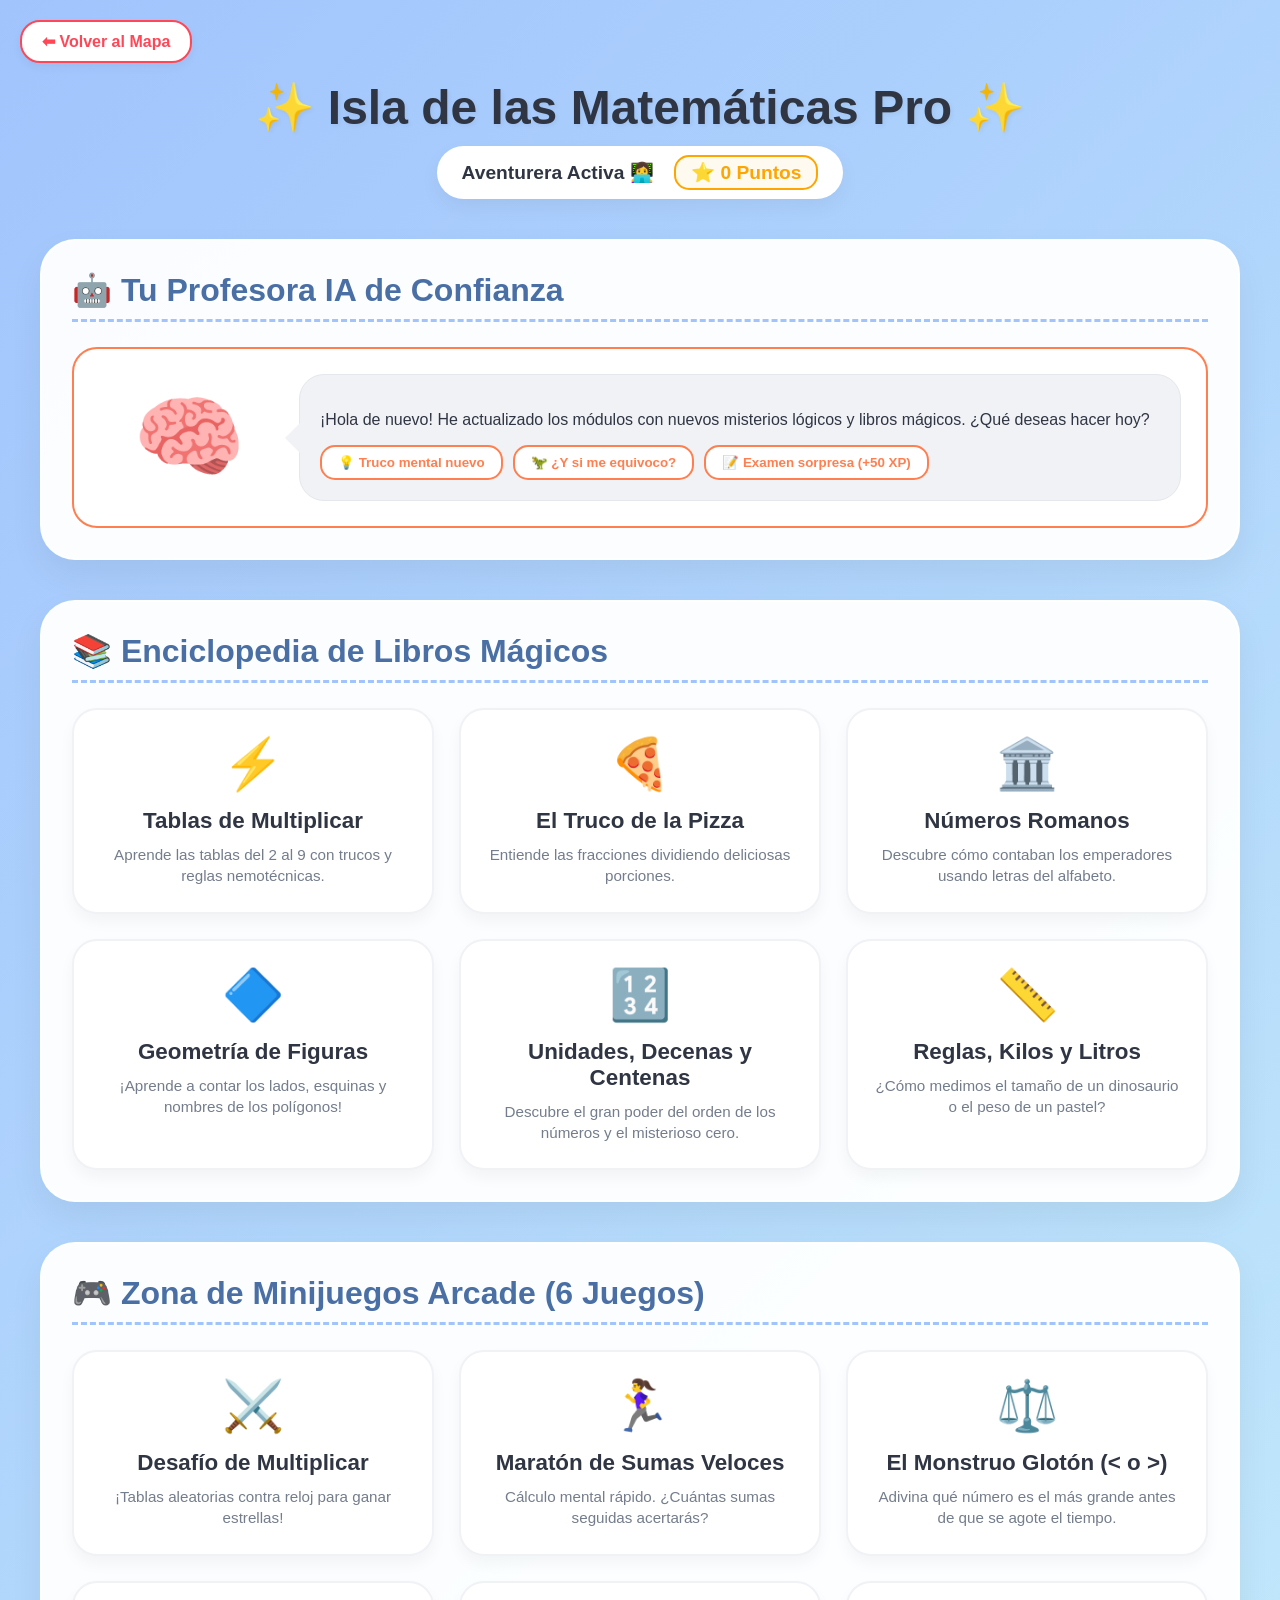
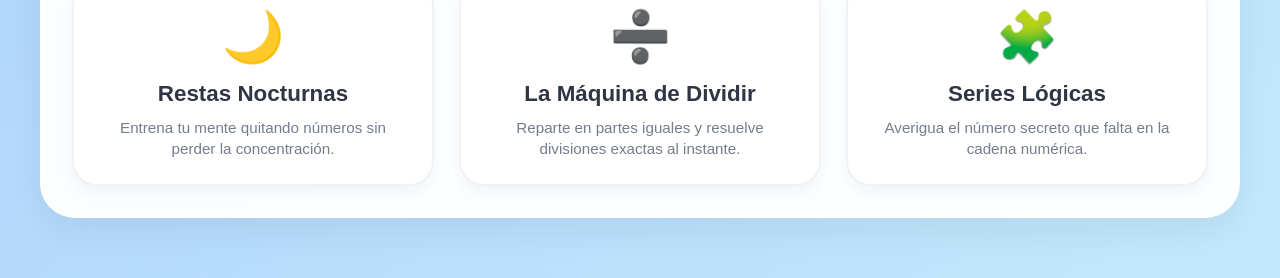
<file: mates.html>
<!DOCTYPE html>
<html lang="es">
<head>
    <meta charset="UTF-8">
    <meta name="viewport" content="width=device-width, initial-scale=1.0">
    <title>Súper Aventuras Matemáticas Pro</title>
    <style>
        :root {
            --primary: #4a6fa5;
            --accent-math: #ff4757;
            --bg-gradient: linear-gradient(135deg, #a1c4fd 0%, #c2e9fb 100%);
            --glass-bg: rgba(255, 255, 255, 0.95);
            --text-dark: #2f3542;
        }

        body {
            font-family: 'Arial Rounded MT Bold', 'Comic Sans MS', sans-serif;
            background: var(--bg-gradient);
            margin: 0;
            padding: 20px;
            min-height: 100vh;
            color: var(--text-dark);
            box-sizing: border-box;
            user-select: none;
        }

        *, *::before, *::after {
            box-sizing: border-box;
        }

        /* --- BOTÓN VOLVER --- */
        .btn-volver {
            position: absolute;
            top: 20px;
            left: 20px;
            background: white;
            border: 2px solid #ff4757;
            color: #ff4757;
            padding: 10px 20px;
            font-size: 16px;
            font-weight: bold;
            border-radius: 20px;
            cursor: pointer;
            text-decoration: none;
            box-shadow: 0 4px 10px rgba(0,0,0,0.05);
            transition: all 0.2s;
            z-index: 100;
        }
        .btn-volver:hover {
            background: #ff4757;
            color: white;
            transform: translateY(-2px);
        }

        /* --- CONTENEDOR PRINCIPAL --- */
        .hub-container {
            max-width: 1200px;
            margin: 60px auto 0 auto;
            text-align: center;
        }

        h1 {
            font-size: 3rem;
            color: #2f3542;
            margin-bottom: 10px;
            text-shadow: 2px 2px 4px rgba(0,0,0,0.05);
            animation: flotar 3s ease-in-out infinite;
        }

        .sub-bar {
            background: white;
            padding: 15px 25px;
            border-radius: 30px;
            display: inline-block;
            margin-bottom: 40px;
            box-shadow: 0 8px 20px rgba(0,0,0,0.05);
            font-size: 1.2rem;
            font-weight: bold;
        }

        .puntos-badge {
            color: #ffa502;
            margin-left: 15px;
            background: #fffaf0;
            padding: 5px 15px;
            border-radius: 15px;
            border: 2px solid #ffa502;
        }

        /* --- PANELES DE SECCIONES --- */
        .seccion-bloque {
            background: var(--glass-bg);
            border-radius: 35px;
            padding: 30px;
            margin-bottom: 40px;
            box-shadow: 0 15px 35px rgba(0,0,0,0.06);
            border: 2px solid rgba(255,255,255,0.7);
            text-align: left;
        }

        .seccion-bloque h2 {
            font-size: 2rem;
            color: #4a6fa5;
            margin-top: 0;
            margin-bottom: 25px;
            border-bottom: 3px dashed #a1c4fd;
            padding-bottom: 10px;
        }

        /* --- GRILLA ADAPTIVA --- */
        .grid-cards {
            display: grid;
            grid-template-columns: repeat(auto-fit, minmax(280px, 1fr));
            gap: 25px;
        }

        .card-actividad {
            background: white;
            border-radius: 25px;
            padding: 25px;
            text-align: center;
            box-shadow: 0 8px 15px rgba(0,0,0,0.04);
            border: 2px solid #f1f2f6;
            cursor: pointer;
            transition: all 0.3s cubic-bezier(0.175, 0.885, 0.32, 1.275);
        }

        .card-actividad:hover {
            transform: translateY(-8px);
            box-shadow: 0 15px 25px rgba(74, 111, 165, 0.15);
            border-color: #a1c4fd;
        }

        .card-icon {
            font-size: 50px;
            margin-bottom: 15px;
        }

        .card-actividad h3 {
            margin: 10px 0;
            font-size: 1.4rem;
            color: #2f3542;
        }

        .card-actividad p {
            margin: 0;
            color: #747d8c;
            font-size: 0.95rem;
            line-height: 1.4;
        }

        /* --- ZONA DE JUEGO ACTIVA --- */
        .zona-juego-activa {
            display: none;
            background: white;
            border-radius: 35px;
            padding: 40px 20px;
            margin-bottom: 40px;
            box-shadow: 0 20px 40px rgba(0,0,0,0.1);
            border: 3px solid #4a6fa5;
            text-align: center;
            animation: entrada 0.4s ease-out;
        }

        .pantalla-operacion {
            font-size: 4rem;
            font-weight: bold;
            margin: 20px 0;
            color: #2f3542;
            letter-spacing: 2px;
        }

        .input-respuesta {
            font-size: 2.5rem;
            width: 180px;
            text-align: center;
            padding: 10px;
            border: 3px solid #ced6e0;
            border-radius: 20px;
            outline: none;
            font-family: inherit;
            margin-bottom: 20px;
        }
        .input-respuesta:focus { border-color: #4a6fa5; }

        .btn-comprobar {
            display: block;
            margin: 0 auto;
            background: linear-gradient(45deg, #4a6fa5, #54a0ff);
            color: white;
            border: none;
            padding: 15px 40px;
            font-size: 1.3rem;
            font-weight: bold;
            border-radius: 30px;
            cursor: pointer;
            box-shadow: 0 5px 15px rgba(74, 111, 165, 0.3);
        }

        /* --- SECCIÓN TUTORA IA --- */
        .contenedor-tutora {
            display: grid;
            grid-template-columns: 180px 1fr;
            gap: 20px;
            align-items: center;
            background: #fff;
            padding: 25px;
            border-radius: 25px;
            border: 2px solid #ff7f50;
        }

        .avatar-ia { font-size: 90px; text-align: center; animation: flotar 4s ease-in-out infinite; }

        .bocadillo-chat {
            background: #f1f2f6;
            padding: 20px;
            border-radius: 25px;
            position: relative;
            border: 1px solid #e4e7eb;
        }

        .bocadillo-chat::before {
            content: ''; position: absolute; left: -15px; top: 50%;
            transform: translateY(-50%); border-width: 15px 15px 15px 0;
            border-style: solid; border-color: transparent #f1f2f6 transparent transparent;
        }

        .opciones-tutora { margin-top: 15px; display: flex; gap: 10px; flex-wrap: wrap; }
        .btn-opcion-chat {
            background: white; border: 2px solid #ff7f50; color: #ff7f50;
            padding: 8px 16px; border-radius: 15px; cursor: pointer;
            font-weight: bold; transition: all 0.2s;
        }
        .btn-opcion-chat:hover { background: #ff7f50; color: white; }

        /* --- MODAL DE TEORÍA --- */
        .modal-teoria {
            display: none; position: fixed; top: 0; left: 0; width: 100vw; height: 100vh;
            background: rgba(0,0,0,0.5); backdrop-filter: blur(8px); z-index: 1000;
            justify-content: center; align-items: center;
        }

        .modal-teoria-contenido {
            background: white; padding: 40px; border-radius: 35px;
            max-width: 650px; width: 90%; max-height: 85vh; overflow-y: auto;
            position: relative; text-align: left; box-shadow: 0 20px 40px rgba(0,0,0,0.2);
            animation: entrada 0.3s cubic-bezier(0.175, 0.885, 0.32, 1.275);
        }

        .tabla-multiplicar-grid {
            display: grid; grid-template-columns: repeat(2, 1fr); gap: 10px;
            font-size: 1.1rem; background: #f7f9fa; padding: 15px; border-radius: 20px; margin-top: 15px;
        }

        .btn-cerrar-modal {
            position: absolute; top: 20px; right: 20px; background: #ff4757;
            color: white; border: none; width: 35px; height: 35px; border-radius: 50%;
            cursor: pointer; font-weight: bold;
        }

        /* --- RESPONSIVE --- */
        @media (max-width: 820px) {
            h1 { font-size: 2.2rem; }
            .contenedor-tutora { grid-template-columns: 1fr; text-align: center; }
            .bocadillo-chat::before { display: none; }
            .avatar-ia { margin-bottom: 10px; }
            .pantalla-operacion { font-size: 3rem; }
        }

        @media (max-width: 480px) {
            body { padding: 10px; }
            h1 { font-size: 1.8rem; }
            .seccion-bloque { padding: 20px; border-radius: 25px; }
            .seccion-bloque h2 { font-size: 1.4rem; }
            .btn-volver { position: static; display: inline-block; margin-bottom: 15px; }
            .hub-container { margin-top: 10px; }
            .tabla-multiplicar-grid { grid-template-columns: 1fr; }
        }

        @keyframes flotar {
            0%, 100% { transform: translateY(0); }
            50% { transform: translateY(-10px); }
        }
        @keyframes entrada {
            from { opacity: 0; transform: scale(0.95) translateY(15px); }
            to { opacity: 1; transform: scale(1) translateY(0); }
        }
    </style>
</head>
<body>

    <a href="menuprincipal.html" class="btn-volver" onclick="sonarBoton()">⬅ Volver al Mapa</a>

    <div class="hub-container">
        <h1>✨ Isla de las Matemáticas Pro ✨</h1>
        <div class="sub-bar">
            <span>Aventurera Activa 👩‍💻</span>
            <span class="puntos-badge">⭐ <span id="marcador-puntos">0</span> Puntos</span>
        </div>

        <div id="zona-de-juego" class="zona-juego-activa">
            <h2 id="titulo-juego-activo">Juego</h2>
            <p id="instrucciones-juego-activo">Resuelve la operación rápida:</p>
            <div id="pantalla-matematica" class="pantalla-operacion">2 + 2</div>
            <input type="number" id="respuesta-usuario" class="input-respuesta" placeholder="?" inputmode="numeric">
            <button class="btn-comprobar" onclick="validarRespuestaJuego()">Comprobar Respuesta 🚀</button>
        </div>

        <div class="seccion-bloque">
            <h2>🤖 Tu Profesora IA de Confianza</h2>
            <div class="contenedor-tutora">
                <div class="avatar-ia">🧠</div>
                <div class="bocadillo-chat">
                    <p id="texto-chat-tutora">¡Hola de nuevo! He actualizado los módulos con nuevos misterios lógicos y libros mágicos. ¿Qué deseas hacer hoy?</p>
                    <div class="opciones-tutora">
                        <button class="btn-opcion-chat" onclick="charlarTutora('truco')">💡 Truco mental nuevo</button>
                        <button class="btn-opcion-chat" onclick="charlarTutora('miedo')">🦖 ¿Y si me equivoco?</button>
                        <button class="btn-opcion-chat" onclick="charlarTutora('examen')">📝 Examen sorpresa (+50 XP)</button>
                    </div>
                </div>
            </div>
        </div>

        <div class="seccion-bloque">
            <h2>📚 Enciclopedia de Libros Mágicos</h2>
            <div class="grid-cards">
                <div class="card-actividad" onclick="abrirTeoria('multiplicar')">
                    <div class="card-icon">⚡</div>
                    <h3>Tablas de Multiplicar</h3>
                    <p>Aprende las tablas del 2 al 9 con trucos y reglas nemotécnicas.</p>
                </div>
                <div class="card-actividad" onclick="abrirTeoria('fracciones')">
                    <div class="card-icon">🍕</div>
                    <h3>El Truco de la Pizza</h3>
                    <p>Entiende las fracciones dividiendo deliciosas porciones.</p>
                </div>
                <div class="card-actividad" onclick="abrirTeoria('romanos')">
                    <div class="card-icon">🏛️</div>
                    <h3>Números Romanos</h3>
                    <p>Descubre cómo contaban los emperadores usando letras del alfabeto.</p>
                </div>
                <div class="card-actividad" onclick="abrirTeoria('geometria')">
                    <div class="card-icon">🔷</div>
                    <h3>Geometría de Figuras</h3>
                    <p>¡Aprende a contar los lados, esquinas y nombres de los polígonos!</p>
                </div>
                <div class="card-actividad" onclick="abrirTeoria('posicional')">
                    <div class="card-icon">🔢</div>
                    <h3>Unidades, Decenas y Centenas</h3>
                    <p>Descubre el gran poder del orden de los números y el misterioso cero.</p>
                </div>
                <div class="card-actividad" onclick="abrirTeoria('medidas')">
                    <div class="card-icon">📏</div>
                    <h3>Reglas, Kilos y Litros</h3>
                    <p>¿Cómo medimos el tamaño de un dinosaurio o el peso de un pastel?</p>
                </div>
            </div>
        </div>

        <div class="seccion-bloque">
            <h2>🎮 Zona de Minijuegos Arcade (6 Juegos)</h2>
            <div class="grid-cards">
                <div class="card-actividad" onclick="iniciarJuego('multiplicacion')">
                    <div class="card-icon">⚔️</div>
                    <h3>Desafío de Multiplicar</h3>
                    <p>¡Tablas aleatorias contra reloj para ganar estrellas!</p>
                </div>
                <div class="card-actividad" onclick="iniciarJuego('sumas_rapidas')">
                    <div class="card-icon">🏃‍♀️</div>
                    <h3>Maratón de Sumas Veloces</h3>
                    <p>Cálculo mental rápido. ¿Cuántas sumas seguidas acertarás?</p>
                </div>
                <div class="card-actividad" onclick="iniciarJuego('mayor_menor')">
                    <div class="card-icon">⚖️</div>
                    <h3>El Monstruo Glotón (&lt; o &gt;)</h3>
                    <p>Adivina qué número es el más grande antes de que se agote el tiempo.</p>
                </div>
                <div class="card-actividad" onclick="iniciarJuego('restas')">
                    <div class="card-icon">🌙</div>
                    <h3>Restas Nocturnas</h3>
                    <p>Entrena tu mente quitando números sin perder la concentración.</p>
                </div>
                <div class="card-actividad" onclick="iniciarJuego('divisiones')">
                    <div class="card-icon">➗</div>
                    <h3>La Máquina de Dividir</h3>
                    <p>Reparte en partes iguales y resuelve divisiones exactas al instante.</p>
                </div>
                <div class="card-actividad" onclick="iniciarJuego('secuencias')">
                    <div class="card-icon">🧩</div>
                    <h3>Series Lógicas</h3>
                    <p>Averigua el número secreto que falta en la cadena numérica.</p>
                </div>
            </div>
        </div>
    </div>

    <div id="modal-teoria" class="modal-teoria">
        <div class="modal-teoria-contenido">
            <button class="btn-cerrar-modal" onclick="cerrarTeoria()">X</button>
            <h2 id="modal-titulo-teoria">Teoría</h2>
            <div id="modal-cuerpo-teoria">Contenido...</div>
        </div>
    </div>

    <script>
        // --- MOTOR DE AUDIO ---
        const audioCtx = new (window.AudioContext || window.webkitAudioContext)();
        let puntosTotales = 0;

        function sonarSintetizador(tipo) {
            if (audioCtx.state === 'suspended') audioCtx.resume();
            const osc = audioCtx.createOscillator();
            const gain = audioCtx.createGain();
            osc.connect(gain); gain.connect(audioCtx.destination);

            if (tipo === 'clic') {
                osc.type = 'sine'; osc.frequency.setValueAtTime(600, audioCtx.currentTime);
                gain.gain.setValueAtTime(0.1, audioCtx.currentTime);
                osc.start(); osc.stop(audioCtx.currentTime + 0.1);
            } else if (tipo === 'correcto') {
                osc.type = 'triangle'; osc.frequency.setValueAtTime(523.25, audioCtx.currentTime);
                osc.frequency.setValueAtTime(659.25, audioCtx.currentTime + 0.08);
                osc.frequency.setValueAtTime(783.99, audioCtx.currentTime + 0.16);
                gain.gain.setValueAtTime(0.1, audioCtx.currentTime);
                osc.start(); osc.stop(audioCtx.currentTime + 0.3);
            } else if (tipo === 'error') {
                osc.type = 'sawtooth'; osc.frequency.setValueAtTime(150, audioCtx.currentTime);
                gain.gain.setValueAtTime(0.15, audioCtx.currentTime);
                osc.start(); osc.stop(audioCtx.currentTime + 0.2);
            }
        }

        function sonarBoton() { sonarSintetizador('clic'); }

        // --- MOTOR DE LÓGICA DE JUEGOS ---
        let juegoActual = '';
        let respuestaCorrectaEsperada = 0;

        function iniciarJuego(tipo) {
            sonarSintetizador('clic');
            juegoActual = tipo;
            document.getElementById('zona-de-juego').style.display = 'block';
            window.scrollTo({ top: 0, behavior: 'smooth' });
            generarPreguntaJuego();
        }

        function generarPreguntaJuego() {
            const pantalla = document.getElementById('pantalla-matematica');
            const input = document.getElementById('respuesta-usuario');
            const instrucciones = document.getElementById('instrucciones-juego-activo');
            input.value = ''; input.focus();
            instrucciones.innerText = 'Resuelve la operación rápida:';

            if (juegoActual === 'multiplicacion') {
                document.getElementById('titulo-juego-activo').innerText = '⚔️ Desafío de Multiplicar';
                let n1 = Math.floor(Math.random() * 8) + 2;
                let n2 = Math.floor(Math.random() * 9) + 1;
                respuestaCorrectaEsperada = n1 * n2;
                pantalla.innerText = `${n1} × ${n2}`;
            } 
            else if (juegoActual === 'sumas_rapidas') {
                document.getElementById('titulo-juego-activo').innerText = '🏃‍♀️ Maratón de Sumas Veloces';
                let n1 = Math.floor(Math.random() * 50) + 10;
                let n2 = Math.floor(Math.random() * 40) + 10;
                respuestaCorrectaEsperada = n1 + n2;
                pantalla.innerText = `${n1} + ${n2}`;
            } 
            else if (juegoActual === 'mayor_menor') {
                document.getElementById('titulo-juego-activo').innerText = '⚖️ El Monstruo Glotón';
                instrucciones.innerText = 'Escribe el número que sea el MAYOR de los dos:';
                let n1 = Math.floor(Math.random() * 100);
                let n2 = Math.floor(Math.random() * 100);
                while(n1 === n2) n2 = Math.floor(Math.random() * 100);
                respuestaCorrectaEsperada = n1 > n2 ? n1 : n2;
                pantalla.innerText = `${n1}  ?  ${n2}`;
            }
            else if (juegoActual === 'restas') {
                document.getElementById('titulo-juego-activo').innerText = '🌙 Restas Nocturnas';
                let n1 = Math.floor(Math.random() * 50) + 40; // 40 a 90
                let n2 = Math.floor(Math.random() * 30) + 5;  // 5 a 35
                respuestaCorrectaEsperada = n1 - n2;
                pantalla.innerText = `${n1} - ${n2}`;
            }
            else if (juegoActual === 'divisiones') {
                document.getElementById('titulo-juego-activo').innerText = '➗ La Máquina de Dividir';
                let divisor = Math.floor(Math.random() * 7) + 2; // 2 al 8
                let cociente = Math.floor(Math.random() * 9) + 1; // 1 al 9
                let dividendo = divisor * cociente;
                respuestaCorrectaEsperada = cociente;
                pantalla.innerText = `${dividendo} ÷ ${divisor}`;
            }
            else if (juegoActual === 'secuencias') {
                document.getElementById('titulo-juego-activo').innerText = '🧩 Series Lógicas';
                instrucciones.innerText = '¿Qué número sigue en la secuencia?';
                let tipoSerie = Math.floor(Math.random() * 3);
                if (tipoSerie === 0) { // De 2 en 2
                    let inicio = Math.floor(Math.random() * 10) + 1;
                    respuestaCorrectaEsperada = inicio + 6;
                    pantalla.innerText = `${inicio}, ${inicio+2}, ${inicio+4}, ?`;
                } else if (tipoSerie === 1) { // De 5 en 5
                    let inicio = Math.floor(Math.random() * 20);
                    respuestaCorrectaEsperada = inicio + 15;
                    pantalla.innerText = `${inicio}, ${inicio+5}, ${inicio+10}, ?`;
                } else { // De 10 en 10
                    let inicio = Math.floor(Math.random() * 50);
                    respuestaCorrectaEsperada = inicio + 30;
                    pantalla.innerText = `${inicio}, ${inicio+10}, ${inicio+20}, ?`;
                }
            }
        }

        function validarRespuestaJuego() {
            const inputVal = parseInt(document.getElementById('respuesta-usuario').value);
            if (isNaN(inputVal)) return;

            if (inputVal === respuestaCorrectaEsperada) {
                sonarSintetizador('correcto');
                puntosTotales += 10;
                document.getElementById('marcador-puntos').innerText = puntosTotales;
                alert('✨ ¡Espléndido! Respuesta correcta. +10 puntos ⭐');
                generarPreguntaJuego();
            } else {
                sonarSintetizador('error');
                alert(`❌ ¡Uh oh! La respuesta correcta era ${respuestaCorrectaEsperada}. ¡Vamos a por el siguiente intento!`);
                generarPreguntaJuego();
            }
        }

        document.getElementById('respuesta-usuario').addEventListener('keypress', function(e) {
            if (e.key === 'Enter') validarRespuestaJuego();
        });

        // --- SISTEMA DE IA TUTORA SIMULADA ---
        function charlarTutora(opcion) {
            sonarSintetizador('clic');
            const cajaTexto = document.getElementById('texto-chat-tutora');
            
            if (opcion === 'truco') {
                cajaTexto.innerText = "💡 ¡Truco de la suma! Para sumar 9 a cualquier número de cabeza, primero súmale 10 y luego réstale 1. ¡Es magia pura e instantánea!";
            } else if (opcion === 'miedo') {
                cajaTexto.innerText = "🦖 ¡Escúchame bien! Errar es la única forma de enseñarle al cerebro cómo acertar. Cada fallo te hace más inteligente, ¡no les tengas miedo jamás!";
            } else if (opcion === 'examen') {
                cajaTexto.innerText = "📝 ¡Examen relámpago! Te he activado la ruleta de Series Lógicas. ¡Demuestra tu lógica y llévate esos puntos!";
                iniciarJuego('secuencias');
            }
        }

        // --- SISTEMA DE CONTENIDO ENCYCLOPEDIA ---
        function abrirTeoria(tema) {
            sonarSintetizador('clic');
            const modal = document.getElementById('modal-teoria');
            const titulo = document.getElementById('modal-titulo-teoria');
            const cuerpo = document.getElementById('modal-cuerpo-teoria');
            modal.style.display = 'flex';

            if (tema === 'multiplicar') {
                titulo.innerText = "⚡ Secretos de las Tablas";
                cuerpo.innerHTML = `<p>Multiplicar es simplemente sumar el mismo número de forma veloz. 3 × 4 es sumar tres veces cuatro (4+4+4).</p><strong>Truco del 5:</strong> Terminan siempre en 0 o 5.<div class="tabla-multiplicar-grid"><div>5 × 1 = 5</div><div>5 × 2 = 10</div><div>5 × 3 = 15</div><div>5 × 4 = 20</div><div>5 × 5 = 25</div><div>5 × 6 = 30</div></div>`;
            } else if (tema === 'fracciones') {
                titulo.innerText = "🍕 Las Fracciones y la Pizza";
                cuerpo.innerHTML = `<p>Si divides una pizza en 2 partes iguales, cada mitad se escribe <strong>1/2</strong>. Si la divides en 4 trozos, cada trozo es <strong>1/4</strong>.</p><p>El número de abajo indica en cuántas partes cortas la comida, y el de arriba cuántas partes te quedan.</p>`;
            } else if (tema === 'romanos') {
                titulo.innerText = "🏛️ Números del Imperio Romano";
                cuerpo.innerHTML = `<p>Los romanos usaban letras de su abecedario:</p><ul><li><strong>I</strong> = 1</li><li><strong>V</strong> = 5</li><li><strong>X</strong> = 10</li><li><strong>L</strong> = 50</li><li><strong>C</strong> = 100</li></ul><p>Letra menor a la derecha suma (VI = 6), a la izquierda resta (IV = 4).</p>`;
            } else if (tema === 'geometria') {
                titulo.innerText = "🔷 Geometría y Polígonos";
                cuerpo.innerHTML = `<p>Las formas geométricas se definen por sus líneas cerradas:</p><ul><li><strong>Triángulo:</strong> 3 lados y 3 esquinas (vértices).</li><li><strong>Cuadrado:</strong> 4 lados exactamente iguales.</li><li><strong>Pentágono:</strong> 5 lados (¡Como una casita!).</li><li><strong>Hexágono:</strong> 6 lados perfectos (Como los panales de abejas 🐝).</li></ul>`;
            } else if (tema === 'posicional') {
                titulo.innerText = "🔢 Unidades, Decenas y Centenas";
                cuerpo.innerHTML = `<p>Dependiendo de dónde pongas un número, este cambia por completo su valor:</p><ul><li><strong>Unidad:</strong> Elementos sueltos del 1 al 9.</li><li><strong>Decena:</strong> Grupos cerrados de 10 unidades (El número 20 tiene 2 decenas).</li><li><strong>Centena:</strong> Paquetes gigantes de 100 unidades.</li></ul><p>El <strong>Cero (0)</strong> sirve para avisar de que esa posición está vacía pero guarda el espacio (ej: 105 tiene cero decenas).</p>`;
            } else if (tema === 'medidas') {
                titulo.innerText = "📏 Reglas, Kilos y Litros";
                cuerpo.innerHTML = `<p>Para que todo el mundo se ponga de acuerdo, usamos las unidades de medida oficiales:</p><ul><li><strong>El Metro (m):</strong> Para saber la distancia o longitud de algo (Tu regla del cole suele medir centímetros).</li><li><strong>El Kilo (kg):</strong> Para saber cuánto pesa un cuerpo (Como la harina de un pastel).</li><li><strong>El Litro (l):</strong> Para medir líquidos en botellas o piscinas.</li></ul>`;
            }
        }

        function cerrarTeoria() {
            sonarSintetizador('clic');
            document.getElementById('modal-teoria').style.display = 'none';
        }
    </script>
</body>
</html>
</file>
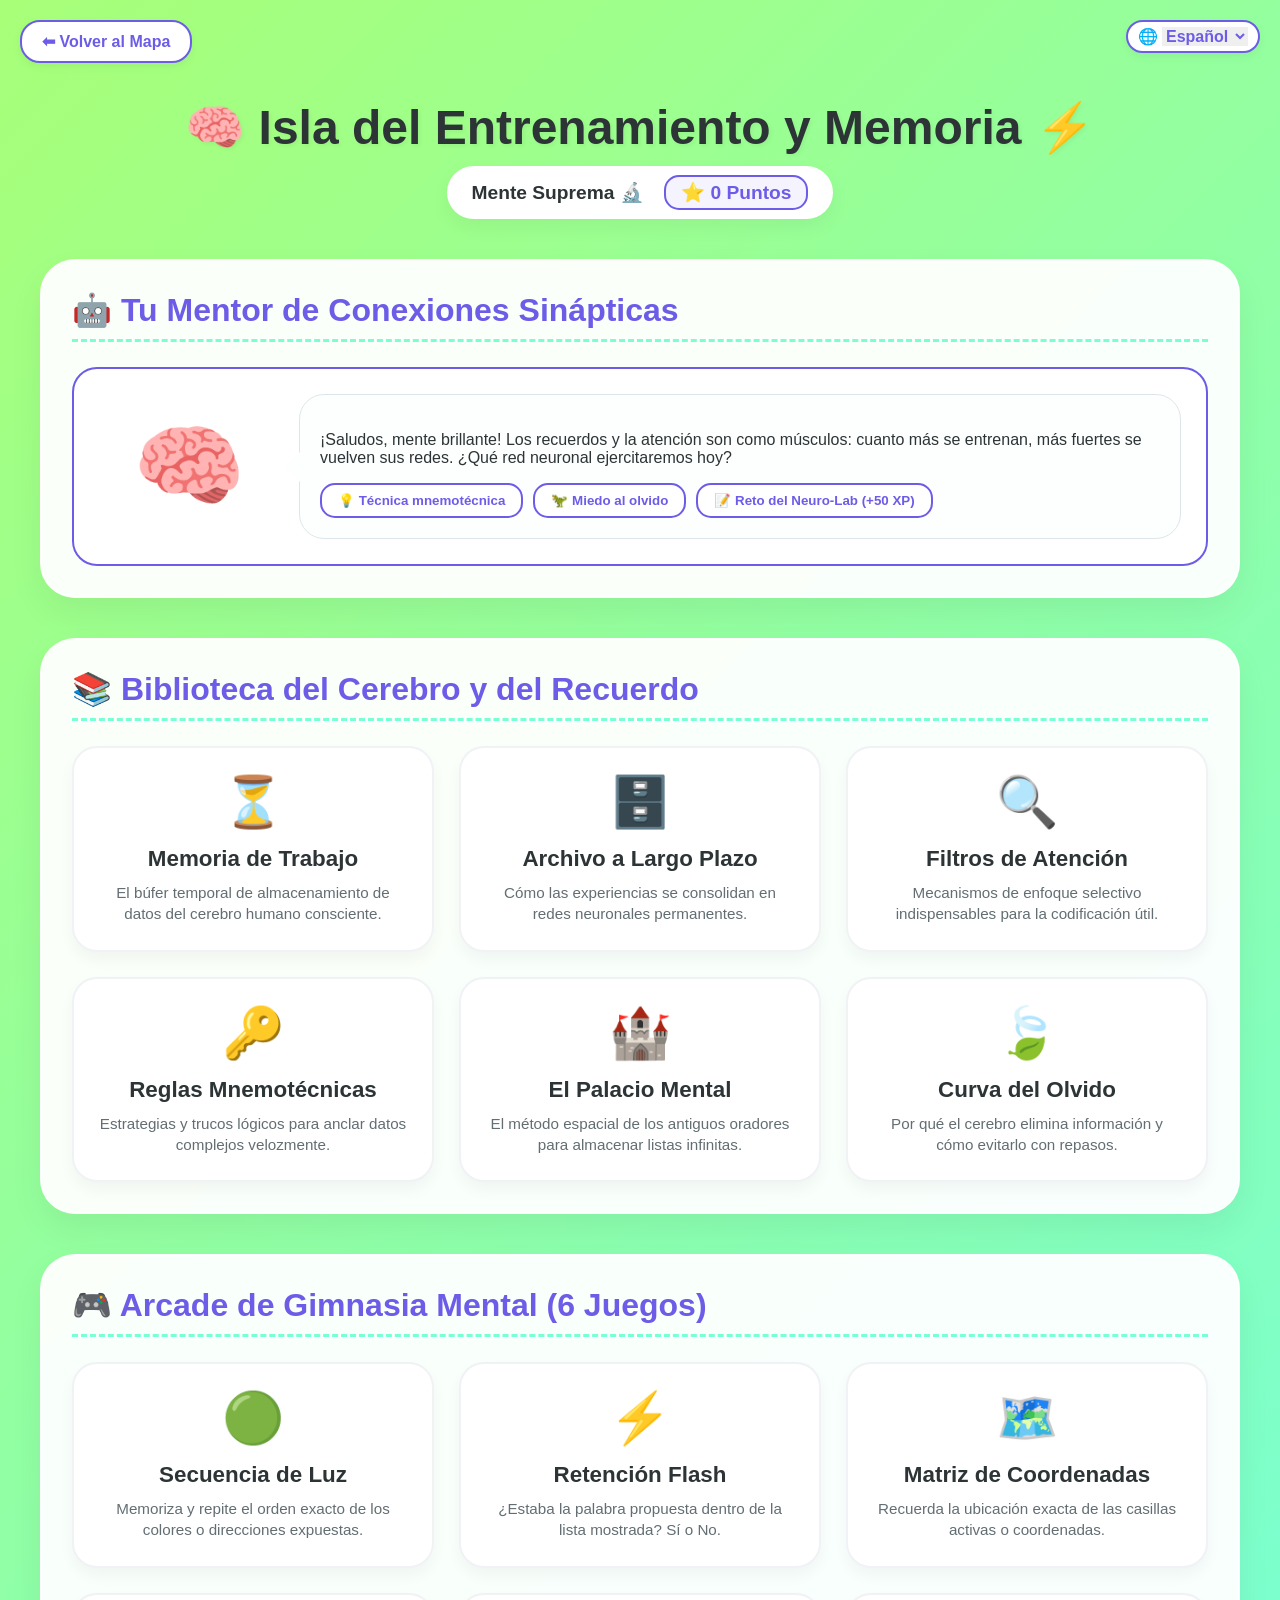
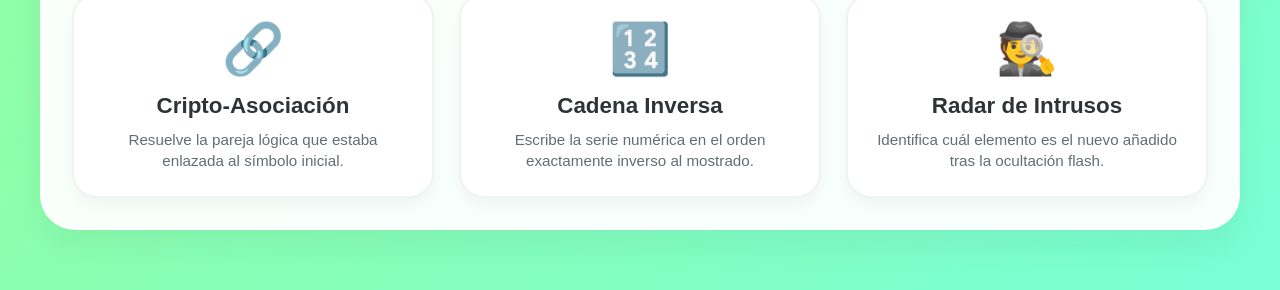
<file: memoria.html>
<!DOCTYPE html>
<html lang="es">
<head>
    <meta charset="UTF-8">
    <meta name="viewport" content="width=device-width, initial-scale=1.0">
    <title>Isla de Entrenamiento y Juegos de Memoria</title>
    <style>
        :root {
            --primary: #00cec9;
            --accent-mem: #6c5ce7;
            --bg-gradient: linear-gradient(135deg, #a8ff78 0%, #78ffd6 100%);
            --glass-bg: rgba(255, 255, 255, 0.95);
            --text-dark: #2d3436;
        }

        body {
            font-family: 'Arial Rounded MT Bold', 'Comic Sans MS', sans-serif;
            background: var(--bg-gradient);
            margin: 0;
            padding: 20px;
            min-height: 100vh;
            color: var(--text-dark);
            box-sizing: border-box;
            user-select: none;
        }

        *, *::before, *::after {
            box-sizing: border-box;
        }

        /* --- BOTÓN VOLVER --- */
        .btn-volver {
            position: absolute;
            top: 20px;
            left: 20px;
            background: white;
            border: 2px solid var(--accent-mem);
            color: var(--accent-mem);
            padding: 10px 20px;
            font-size: 16px;
            font-weight: bold;
            border-radius: 20px;
            cursor: pointer;
            text-decoration: none;
            box-shadow: 0 4px 10px rgba(0,0,0,0.05);
            transition: all 0.2s;
            z-index: 100;
        }
        .btn-volver:hover {
            background: var(--accent-mem);
            color: white;
            transform: translateY(-2px);
        }

        /* --- SELECTOR DE IDIOMA --- */
        .selector-idioma {
            position: absolute;
            top: 20px;
            right: 20px;
            background: white;
            padding: 5px 10px;
            border-radius: 20px;
            border: 2px solid var(--accent-mem);
            box-shadow: 0 4px 10px rgba(0,0,0,0.05);
            z-index: 100;
        }
        .selector-idioma select {
            border: none;
            font-size: 16px;
            font-weight: bold;
            font-family: inherit;
            outline: none;
            cursor: pointer;
            color: var(--accent-mem);
        }

        /* --- CONTENEDOR PRINCIPAL --- */
        .hub-container {
            max-width: 1200px;
            margin: 80px auto 0 auto;
            text-align: center;
        }

        h1 {
            font-size: 3rem;
            color: #2d3436;
            margin-bottom: 10px;
            text-shadow: 2px 2px 4px rgba(0,0,0,0.05);
            animation: flotar 3s ease-in-out infinite;
        }

        .sub-bar {
            background: white;
            padding: 15px 25px;
            border-radius: 30px;
            display: inline-block;
            margin-bottom: 40px;
            box-shadow: 0 8px 20px rgba(0,0,0,0.05);
            font-size: 1.2rem;
            font-weight: bold;
        }

        .puntos-badge {
            color: var(--accent-mem);
            margin-left: 15px;
            background: #f5f4fe;
            padding: 5px 15px;
            border-radius: 15px;
            border: 2px solid var(--accent-mem);
        }

        /* --- PANELES DE SECCIONES --- */
        .seccion-bloque {
            background: var(--glass-bg);
            border-radius: 35px;
            padding: 30px;
            margin-bottom: 40px;
            box-shadow: 0 15px 35px rgba(0,0,0,0.06);
            border: 2px solid rgba(255,255,255,0.7);
            text-align: left;
        }

        .seccion-bloque h2 {
            font-size: 2rem;
            color: var(--accent-mem);
            margin-top: 0;
            margin-bottom: 25px;
            border-bottom: 3px dashed #78ffd6;
            padding-bottom: 10px;
        }

        /* --- GRILLA ADAPTIVA --- */
        .grid-cards {
            display: grid;
            grid-template-columns: repeat(auto-fit, minmax(280px, 1fr));
            gap: 25px;
        }

        .card-actividad {
            background: white;
            border-radius: 25px;
            padding: 25px;
            text-align: center;
            box-shadow: 0 8px 15px rgba(0,0,0,0.04);
            border: 2px solid #f1f2f6;
            cursor: pointer;
            transition: all 0.3s cubic-bezier(0.175, 0.885, 0.32, 1.275);
        }

        .card-actividad:hover {
            transform: translateY(-8px);
            box-shadow: 0 15px 25px rgba(108, 92, 231, 0.15);
            border-color: #78ffd6;
        }

        .card-icon {
            font-size: 50px;
            margin-bottom: 15px;
        }

        .card-actividad h3 {
            margin: 10px 0;
            font-size: 1.4rem;
            color: #2d3436;
        }

        .card-actividad p {
            margin: 0;
            color: #636e72;
            font-size: 0.95rem;
            line-height: 1.4;
        }

        /* --- ZONA DE JUEGO ACTIVA --- */
        .zona-juego-activa {
            display: none;
            background: white;
            border-radius: 35px;
            padding: 40px 20px;
            margin-bottom: 40px;
            box-shadow: 0 20px 40px rgba(0,0,0,0.1);
            border: 3px solid var(--accent-mem);
            text-align: center;
            animation: entrada 0.4s ease-out;
        }

        .pantalla-operacion {
            font-size: 2.8rem;
            font-weight: bold;
            margin: 20px 0;
            color: #2d3436;
            letter-spacing: 1px;
            word-break: break-word;
        }

        .input-respuesta {
            font-size: 2rem;
            width: 80%;
            max-width: 350px;
            text-align: center;
            padding: 12px;
            border: 3px solid #b2bec3;
            border-radius: 20px;
            outline: none;
            font-family: inherit;
            margin-bottom: 20px;
        }
        .input-respuesta:focus { border-color: var(--accent-mem); }

        .btn-comprobar {
            display: block;
            margin: 0 auto;
            background: linear-gradient(45deg, var(--accent-mem), var(--primary));
            color: white;
            border: none;
            padding: 15px 40px;
            font-size: 1.3rem;
            font-weight: bold;
            border-radius: 30px;
            cursor: pointer;
            box-shadow: 0 5px 15px rgba(108, 92, 231, 0.3);
        }

        /* --- SECCIÓN MENTOR COGNITIVO --- */
        .contenedor-tutora {
            display: grid;
            grid-template-columns: 180px 1fr;
            gap: 20px;
            align-items: center;
            background: #fff;
            padding: 25px;
            border-radius: 25px;
            border: 2px solid var(--accent-mem);
        }

        .avatar-ia { font-size: 90px; text-align: center; animation: flotar 4s ease-in-out infinite; }

        .bocadillo-chat {
            background: #fdfefe;
            padding: 20px;
            border-radius: 25px;
            position: relative;
            border: 1px solid #dfe6e9;
        }

        .bocadillo-chat::before {
            content: ''; position: absolute; left: -15px; top: 50%;
            transform: translateY(-50%); border-width: 15px 15px 15px 0;
            border-style: solid; border-color: transparent #fdfefe transparent transparent;
        }

        .opciones-tutora { margin-top: 15px; display: flex; gap: 10px; flex-wrap: wrap; }
        .btn-opcion-chat {
            background: white; border: 2px solid var(--accent-mem); color: var(--accent-mem);
            padding: 8px 16px; border-radius: 15px; cursor: pointer;
            font-weight: bold; transition: all 0.2s;
        }
        .btn-opcion-chat:hover { background: var(--accent-mem); color: white; }

        /* --- MODAL DE TEORÍA --- */
        .modal-teoria {
            display: none; position: fixed; top: 0; left: 0; width: 100vw; height: 100vh;
            background: rgba(0,0,0,0.5); backdrop-filter: blur(8px); z-index: 1000;
            justify-content: center; align-items: center;
        }

        .modal-teoria-contenido {
            background: white; padding: 40px; border-radius: 35px;
            max-width: 650px; width: 90%; max-height: 85vh; overflow-y: auto;
            position: relative; text-align: left; box-shadow: 0 20px 40px rgba(0,0,0,0.2);
            animation: entrada 0.3s cubic-bezier(0.175, 0.885, 0.32, 1.275);
        }

        .btn-cerrar-modal {
            position: absolute; top: 20px; right: 20px; background: #d63031;
            color: white; border: none; width: 35px; height: 35px; border-radius: 50%;
            cursor: pointer; font-weight: bold;
        }

        /* --- RESPONSIVE --- */
        @media (max-width: 820px) {
            h1 { font-size: 2.2rem; }
            .contenedor-tutora { grid-template-columns: 1fr; text-align: center; }
            .bocadillo-chat::before { display: none; }
            .avatar-ia { margin-bottom: 10px; }
            .pantalla-operacion { font-size: 2.1rem; }
            .selector-idioma { position: static; display: inline-block; margin-top: 10px; }
        }

        @media (max-width: 480px) {
            body { padding: 10px; }
            h1 { font-size: 1.8rem; }
            .seccion-bloque { padding: 20px; border-radius: 25px; }
            .seccion-bloque h2 { font-size: 1.4rem; }
            .btn-volver { position: static; display: inline-block; margin-bottom: 15px; }
            .hub-container { margin-top: 10px; }
        }

        @keyframes flotar {
            0%, 100% { transform: translateY(0); }
            50% { transform: translateY(-10px); }
        }
        @keyframes entrada {
            from { opacity: 0; transform: scale(0.95) translateY(15px); }
            to { opacity: 1; transform: scale(1) translateY(0); }
        }
    </style>
</head>
<body>

    <a href="menuprincipal.html" class="btn-volver" id="lbl-volver" onclick="sonarBoton()">⬅ Volver al Mapa</a>

    <div class="selector-idioma">
        🌐 <select id="select-lang" onchange="cambiarIdioma()">
            <option value="es">Español</option>
            <option value="en">English</option>
            <option value="fr">Français</option>
        </select>
    </div>

    <div class="hub-container">
        <h1 id="main-title">🧠 Isla del Entrenamiento y Memoria ⚡</h1>
        <div class="sub-bar">
            <span id="user-badge">Mente Suprema 🔬</span>
            <span class="puntos-badge">⭐ <span id="marcador-puntos">0</span> <span id="lbl-puntos">Puntos</span></span>
        </div>

        <div id="zona-de-juego" class="zona-juego-activa">
            <h2 id="titulo-juego-activo">Prueba Cognitiva</h2>
            <p id="instrucciones-juego-activo">Fija tu atención en la pantalla:</p>
            <div id="pantalla-memoria" class="pantalla-operacion">Pattern</div>
            <input type="text" id="respuesta-usuario" class="input-respuesta" placeholder="..." autocomplete="off" spellcheck="false">
            <button class="btn-comprobar" id="btn-verificar" onclick="validarRespuestaJuego()">Verificar Patrón 🚀</button>
        </div>

        <div class="seccion-bloque">
            <h2 id="sec1-title">🤖 Tu Mentor de Conexiones Sinápticas</h2>
            <div class="contenedor-tutora">
                <div class="avatar-ia">🧠</div>
                <div class="bocadillo-chat">
                    <p id="texto-chat-tutora">¡Saludos, mente brillante! Los recuerdos y la atención son como músculos: cuanto más se entrenan, más fuertes se vuelven sus redes. ¿Qué red neuronal ejercitaremos hoy?</p>
                    <div class="opciones-tutora">
                        <button class="btn-opcion-chat" id="opt-truco" onclick="charlarTutora('truco')">💡 Técnica mnemotécnica</button>
                        <button class="btn-opcion-chat" id="opt-miedo" onclick="charlarTutora('miedo')">🦖 Miedo al olvido</button>
                        <button class="btn-opcion-chat" id="opt-examen" onclick="charlarTutora('examen')">📝 Reto del Neuro-Lab (+50 XP)</button>
                    </div>
                </div>
            </div>
        </div>

        <div class="seccion-bloque">
            <h2 id="sec2-title">📚 Biblioteca del Cerebro y del Recuerdo</h2>
            <div class="grid-cards">
                <div class="card-actividad" onclick="abrirTeoria('m_corto')">
                    <div class="card-icon">⏳</div>
                    <h3 id="card-t1">Memoria de Trabajo</h3>
                    <p id="card-d1">El búfer temporal de almacenamiento de datos del cerebro humano consciente.</p>
                </div>
                <div class="card-actividad" onclick="abrirTeoria('m_largo')">
                    <div class="card-icon">🗄️</div>
                    <h3 id="card-t2">Archivo a Largo Plazo</h3>
                    <p id="card-d2">Cómo las experiencias se consolidan en redes neuronales permanentes.</p>
                </div>
                <div class="card-actividad" onclick="abrirTeoria('atencion')">
                    <div class="card-icon">🔍</div>
                    <h3 id="card-t3">Filtros de Atención</h3>
                    <p id="card-d3">Mecanismos de enfoque selectivo indispensables para la codificación útil.</p>
                </div>
                <div class="card-actividad" onclick="abrirTeoria('mnemo')">
                    <div class="card-icon">🔑</div>
                    <h3 id="card-t4">Reglas Mnemotécnicas</h3>
                    <p id="card-d4">Estrategias y trucos lógicos para anclar datos complejos velozmente.</p>
                </div>
                <div class="card-actividad" onclick="abrirTeoria('palacio')">
                    <div class="card-icon">🏰</div>
                    <h3 id="card-t5">El Palacio Mental</h3>
                    <p id="card-d5">El método espacial de los antiguos oradores para almacenar listas infinitas.</p>
                </div>
                <div class="card-actividad" onclick="abrirTeoria('olvido')">
                    <div class="card-icon">🍃</div>
                    <h3 id="card-t6">Curva del Olvido</h3>
                    <p id="card-d6">Por qué el cerebro elimina información y cómo evitarlo con repasos.</p>
                </div>
            </div>
        </div>

        <div class="seccion-bloque">
            <h2 id="sec3-title">🎮 Arcade de Gimnasia Mental (6 Juegos)</h2>
            <div class="grid-cards">
                <div class="card-actividad" onclick="iniciarJuego('secuencia')">
                    <div class="card-icon">🟢</div>
                    <h3 id="game-t1">Secuencia de Luz</h3>
                    <p id="game-d1">Memoriza y repite el orden exacto de los colores o direcciones expuestas.</p>
                </div>
                <div class="card-actividad" onclick="iniciarJuego('retencion')">
                    <div class="card-icon">⚡</div>
                    <h3 id="game-t2">Retención Flash</h3>
                    <p id="game-d2">¿Estaba la palabra propuesta dentro de la lista mostrada? Sí o No.</p>
                </div>
                <div class="card-actividad" onclick="iniciarJuego('matriz')">
                    <div class="card-icon">🗺️</div>
                    <h3 id="game-t3">Matriz de Coordenadas</h3>
                    <p id="game-d3">Recuerda la ubicación exacta de las casillas activas o coordenadas.</p>
                </div>
                <div class="card-actividad" onclick="iniciarJuego('asociacion')">
                    <div class="card-icon">🔗</div>
                    <h3 id="game-t4">Cripto-Asociación</h3>
                    <p id="game-d4">Resuelve la pareja lógica que estaba enlazada al símbolo inicial.</p>
                </div>
                <div class="card-actividad" onclick="iniciarJuego('cadena')">
                    <div class="card-icon">🔢</div>
                    <h3 id="game-t5">Cadena Inversa</h3>
                    <p id="game-d5">Escribe la serie numérica en el orden exactamente inverso al mostrado.</p>
                </div>
                <div class="card-actividad" onclick="iniciarJuego('intruso')">
                    <div class="card-icon">🕵️</div>
                    <h3 id="game-t6">Radar de Intrusos</h3>
                    <p id="game-d6">Identifica cuál elemento es el nuevo añadido tras la ocultación flash.</p>
                </div>
            </div>
        </div>
    </div>

    <div id="modal-teoria" class="modal-teoria">
        <div class="modal-teoria-contenido">
            <button class="btn-cerrar-modal" onclick="cerrarTeoria()">X</button>
            <h2 id="modal-titulo-teoria">Neuro-Ciencia</h2>
            <div id="modal-cuerpo-teoria">Contenido...</div>
        </div>
    </div>

    <script>
        // --- MOTOR DE LOCALIZACIÓN MULTILINGÜE ---
        let langActual = 'es';
        const locales = {
            es: {
                volver: "⬅ Volver al Mapa", title: "🧠 Isla del Entrenamiento y Memoria ⚡",
                badge: "Mente Suprema 🔬", puntos: "Puntos", verificar: "Verificar Patrón 🚀",
                sec1: "🤖 Tu Mentor de Conexiones Sinápticas", sec2: "📚 Biblioteca del Cerebro y del Recuerdo", sec3: "🎮 Arcade de Gimnasia Mental (6 Juegos)",
                chat: "¡Saludos, mente brillante! Los recuerdos y la atención son como músculos: cuanto más se entrenan, más fuertes se vuelven sus redes. ¿Qué red neuronal ejercitaremos hoy?",
                opt1: "💡 Técnica mnemotécnica", opt2: "🦖 Miedo al olvido", opt3: "📝 Reto del Neuro-Lab (+50 XP)",
                t1: "Memoria de Trabajo", d1: "El búfer temporal de almacenamiento de datos del cerebro humano consciente.",
                t2: "Archivo a Largo Plazo", d2: "Cómo las experiencias se consolidan en redes neuronales permanentes.",
                t3: "Filtros de Atención", d3: "Mecanismos de enfoque selectivo indispensables para la codificación útil.",
                t4: "Reglas Mnemotécnicas", d4: "Estrategias y trucos lógicos para anclar datos complejos velozmente.",
                t5: "El Palacio Mental", d5: "El método espacial de los antiguos oradores para almacenar listas infinitas.",
                t6: "Curva del Olvido", d6: "Por qué el cerebro elimina información y cómo evitarlo con repasos.",
                gt1: "Secuencia de Luz", gd1: "Memoriza y repite el orden exacto de los colores o direcciones expuestas.",
                gt2: "Retención Flash", gd2: "¿Estaba la palabra propuesta dentro de la lista mostrada? Sí o No.",
                gt3: "Matriz de Coordenadas", gd3: "Recuerda la ubicación exacta de las casillas activas o coordenadas.",
                gt4: "Cripto-Asociación", gd4: "Resuelve la pareja lógica que estaba enlazada al símbolo inicial.",
                gt5: "Cadena Inversa", gd5: "Escribe la serie numérica en el orden exactamente inverso al mostrado.",
                gt6: "Radar de Intrusos", gd6: "Identifica cuál elemento es el nuevo añadido tras la ocultación flash.",
                inst_sec: "Escribe la secuencia idéntica (ej: azul-rojo-verde):",
                inst_ret: "La palabra 'Gato' ¿estaba en la lista flash anterior? (si/no)",
                inst_matriz: "¿Qué casilla estaba encendida? (Responde 'A1', 'B2' o 'C3')",
                inst_asoc: "Si Sol=Día y Luna=Noche, ¿qué palabra se asocia a Luna?",
                inst_cadena: "Escribe al revés esta cadena de números:",
                inst_intruso: "De los elementos expuestos, ¿cuál NO aparecía en el grupo inicial?",
                err: "❌ ¡Desconexión sináptica! El patrón correcto guardado era:", ok: "✨ ¡Impresionante! Retención perfecta de datos. +10 puntos ⭐"
            },
            en: {
                volver: "⬅ Back to Map", title: "🧠 Brain Training & Memory Island ⚡",
                badge: "Supreme Mind 🔬", puntos: "Points", verificar: "Verify Pattern 🚀",
                sec1: "🤖 Your Synaptic Connections Mentor", sec2: "📚 Brain & Cognitive Library", sec3: "🎮 Mental Gymnastics Arcade (6 Games)",
                chat: "Greetings, brilliant mind! Memories and attention function like muscles: the more you train them, the stronger their networks grow. What shall we train today?",
                opt1: "💡 Mnemonics Trick", opt2: "🦖 Fear of Forgetting", opt3: "📝 Neuro-Lab Challenge (+50 XP)",
                t1: "Working Memory", d1: "The short-term storage buffer used by the active conscious brain.",
                t2: "Long-Term Storage", d2: "How experiences consolidate into lifelong neural structural nodes.",
                t3: "Attention Filters", d3: "Selective focus mechanisms required to encode input records safely.",
                t4: "Mnemonic Devices", d4: "Logical strategies and mental handles to anchor data fast.",
                t5: "The Memory Palace", d5: "Spatial method used by ancient orators to store endless item lists.",
                t6: "Forgetting Curve", d6: "Why the brain discards unused data and how to bypass it.",
                gt1: "Light Sequence", gd1: "Memorize and repeat the exact order of the flashing colored buttons.",
                gt2: "Flash Retention", gd2: "Was the prompt word included in the list you just saw? Yes or No.",
                gt3: "Coordinate Matrix", gd3: "Recall the exact spatial grid positions of the hidden tiles.",
                gt4: "Crypto-Association", gd4: "Provide the matching word that was linked to the starter symbol.",
                gt5: "Reverse Chain", gd5: "Type the numeric digit string completely in reverse order.",
                gt6: "Intruder Radar", gd6: "Identify which item is the newly added element in the set.",
                inst_sec: "Type the exact sequence (e.g., blue-red-green):",
                inst_ret: "Was the word 'Cat' in the previous flash list? (yes/no)",
                inst_matriz: "Which grid tile flashed active? (Answer 'A1', 'B2', or 'C3')",
                inst_asoc: "If Sun=Day and Moon=Night, which word connects to Moon?",
                inst_cadena: "Type this sequence backwards:",
                inst_intruso: "Among the shown items, which one was NOT in the initial setup?",
                err: "❌ Synaptic misfire! The actual registered pattern was:", ok: "✨ Astounding! Perfect memory retention. +10 points ⭐"
            },
            fr: {
                volver: "⬅ Retour a la Carte", title: "🧠 L'Île d'Entraînement de la Mémoire ⚡",
                badge: "Esprit Suprême 🔬", puntos: "Points", verificar: "Vérifier le Motif 🚀",
                sec1: "🤖 Votre Mentor des Connexions Synaptiques", sec2: "📚 Bibliothèque Cognitive du Cerveau", sec3: "🎮 Arcade de Gymnastique Mentale (6 Jeux)",
                chat: "Salutations, esprit brillant ! La mémoire et l'attention sont comme des muscles : plus on les entraîne, plus les réseaux se renforcent. Qu'allons-nous muscler ?",
                opt1: "💡 Astuce de Mnémonique", opt2: "🦖 Peur de l'oubli", opt3: "📝 Défi du Neuro-Lab (+50 XP)",
                t1: "Mémoire de Travail", d1: "Le tampon temporaire de stockage des données du cerveau conscient.",
                t2: "Stockage à Long Terme", d2: "Comment les souvenirs se consolident en réseaux neuronaux durables.",
                t3: "Filtres Attentionnels", d3: "Mécanismes de focalisation sélective indispensables au codage.",
                t4: "Moyens Mnémoniques", d4: "Stratégies logiques pour ancrer rapidement des données complexes.",
                t5: "Le Palais Mental", d5: "Méthode spatiale des anciens orateurs pour stocker des listes infinies.",
                t6: "Courbe de l'Oubli", d6: "Pourquoi le cerveau efface des données et comment le contrer.",
                gt1: "Séquence Lumineuse", gd1: "Mémorisez et répétez l'ordre exact des couleurs affichées à l'écran.",
                gt2: "Rétention Flash", gd2: "Le mot proposé était-il présent dans la liste flash? Oui ou Non.",
                gt3: "Matrice Spatial", gd3: "Rappelez-vous de l'emplacement précis des cases activées.",
                gt4: "Crypto-Association", gd4: "Trouvez la paire logique associée au symbole de départ.",
                gt5: "Chaîne Inversée", gd5: "Écrivez la série de chiffres dans l'ordre exactement inverse.",
                gt6: "Radar d'Intrus", gd6: "Identifiez quel élément a été ajouté après le clignotement.",
                inst_sec: "Écrivez la séquence identique (ex: bleu-rouge-vert) :",
                inst_ret: "Le mot 'Chat' était-il dans la liste flash ? (oui/non)",
                inst_matriz: "Quelle case s'est allumée ? (Répondez 'A1', 'B2' ou 'C3')",
                inst_asoc: "Si Soleil=Jour et Lune=Nuit, quel mot associe-t-on à Lune ?",
                inst_cadena: "Écrivez cette suite de chiffres à l'envers :",
                inst_intruso: "Parmi les éléments, lequel n'était PAS là au début ?",
                err: "❌ Rupture synaptique ! Le motif correct enregistré était :", ok: "✨ Magnifique ! Rétention de données parfaite. +10 points ⭐"
            }
        };

        function cambiarIdioma() {
            langActual = document.getElementById('select-lang').value;
            const res = locales[langActual];
            
            document.getElementById('lbl-volver').innerText = res.volver;
            document.getElementById('main-title').innerText = res.title;
            document.getElementById('user-badge').innerText = res.badge;
            document.getElementById('lbl-puntos').innerText = res.puntos;
            document.getElementById('btn-verificar').innerText = res.verificar;
            document.getElementById('sec1-title').innerText = res.sec1;
            document.getElementById('sec2-title').innerText = res.sec2;
            document.getElementById('sec3-title').innerText = res.sec3;
            document.getElementById('texto-chat-tutora').innerText = res.chat;
            document.getElementById('opt-truco').innerText = res.opt1;
            document.getElementById('opt-miedo').innerText = res.opt2;
            document.getElementById('opt-examen').innerText = res.opt3;
            
            document.getElementById('card-t1').innerText = res.t1; document.getElementById('card-d1').innerText = res.d1;
            document.getElementById('card-t2').innerText = res.t2; document.getElementById('card-d2').innerText = res.d2;
            document.getElementById('card-t3').innerText = res.t3; document.getElementById('card-d3').innerText = res.d3;
            document.getElementById('card-t4').innerText = res.t4; document.getElementById('card-d4').innerText = res.d4;
            document.getElementById('card-t5').innerText = res.t5; document.getElementById('card-d5').innerText = res.d5;
            document.getElementById('card-t6').innerText = res.t6; document.getElementById('card-d6').innerText = res.d6;
            
            document.getElementById('game-t1').innerText = res.gt1; document.getElementById('game-d1').innerText = res.gd1;
            document.getElementById('game-t2').innerText = res.gt2; document.getElementById('game-d2').innerText = res.gd2;
            document.getElementById('game-t3').innerText = res.gt3; document.getElementById('game-d3').innerText = res.gd3;
            document.getElementById('game-t4').innerText = res.gt4; document.getElementById('game-d4').innerText = res.gd4;
            document.getElementById('game-t5').innerText = res.gt5; document.getElementById('game-d5').innerText = res.gd5;
            document.getElementById('game-t6').innerText = res.gt6; document.getElementById('game-d6').innerText = res.gd6;
            
            if (document.getElementById('zona-de-juego').style.display === 'block') {
                generarPreguntaJuego();
            }
            sonarSintetizador('clic');
        }

        // --- SINTETIZADOR DE AUDIO FX ---
        const audioCtx = new (window.AudioContext || window.webkitAudioContext)();
        let puntosTotales = 0;

        function sonarSintetizador(tipo) {
            if (audioCtx.state === 'suspended') audioCtx.resume();
            const osc = audioCtx.createOscillator();
            const gain = audioCtx.createGain();
            osc.connect(gain); gain.connect(audioCtx.destination);

            if (tipo === 'clic') {
                osc.type = 'triangle'; osc.frequency.setValueAtTime(600, audioCtx.currentTime);
                gain.gain.setValueAtTime(0.06, audioCtx.currentTime);
                osc.start(); osc.stop(audioCtx.currentTime + 0.05);
            } else if (tipo === 'correcto') {
                osc.type = 'sine'; osc.frequency.setValueAtTime(440, audioCtx.currentTime); // A4
                osc.frequency.setValueAtTime(554.37, audioCtx.currentTime + 0.07); // C#5
                osc.frequency.setValueAtTime(659.25, audioCtx.currentTime + 0.14); // E5
                osc.frequency.setValueAtTime(880.00, audioCtx.currentTime + 0.21); // A5
                gain.gain.setValueAtTime(0.1, audioCtx.currentTime);
                osc.start(); osc.stop(audioCtx.currentTime + 0.35);
            } else if (tipo === 'error') {
                osc.type = 'sawtooth'; osc.frequency.setValueAtTime(150, audioCtx.currentTime);
                gain.gain.setValueAtTime(0.12, audioCtx.currentTime);
                osc.start(); osc.stop(audioCtx.currentTime + 0.3);
            }
        }
        function sonarBoton() { sonarSintetizador('clic'); }

        // --- BBDD DE DESAFÍOS COGNITIVOS (TRILINGÜE) ---
        const dbJuegos = {
            es: {
                secuencia: [{p: 'Azul-Rojo-Rojo', r: 'azul-rojo-rojo'}, {p: 'Verde-Amarillo-Azul', r: 'verde-amarillo-azul'}],
                retencion: [{p: 'Lista: Perro, Gato, Loro. ¿Estaba Gato?', r: 'si'}, {p: 'Lista: Mesa, Silla, Armario. ¿Estaba Gato?', r: 'no'}],
                matriz: [{p: 'Fila 1, Columna 3', r: 'a3'}, {p: 'Fila 2, Columna 2', r: 'b2'}],
                asoc: [{p: 'Fuego=Calor / Hielo=...', r: 'frio'}, {p: 'Perro=Guau / Gato=...', r: 'miau'}],
                cadena: [{p: '5 - 8 - 2 - 1', r: '1285'}, {p: '9 - 4 - 7', r: '749'}],
                intruso: [{p: 'Antes: [A,B,C] -> Después: [A,B,X,C]', r: 'x'}, {p: 'Antes: [1,2] -> Después: [1,2,5]', r: '5'}]
            },
            en: {
                secuencia: [{p: 'Blue-Red-Red', r: 'blue-red-red'}, {p: 'Green-Yellow-Blue', r: 'green-yellow-blue'}],
                retencion: [{p: 'List: Dog, Cat, Parrot. Was Cat there?', r: 'yes'}, {p: 'List: Desk, Chair, Lamp. Was Cat there?', r: 'no'}],
                matriz: [{p: 'Row 1, Column 3', r: 'a3'}, {p: 'Row 2, Column 2', r: 'b2'}],
                asoc: [{p: 'Fire=Hot / Ice=...', r: 'cold'}, {p: 'Dog=Bark / Cat=...', r: 'meow'}],
                cadena: [{p: '5 - 8 - 2 - 1', r: '1285'}, {p: '9 - 4 - 7', r: '749'}],
                intruso: [{p: 'Before: [A,B,C] -> After: [A,B,X,C]', r: 'x'}, {p: 'Before: [1,2] -> After: [1,2,5]', r: '5'}]
            },
            fr: {
                secuencia: [{p: 'Bleu-Rouge-Rouge', r: 'bleu-rouge-rouge'}, {p: 'Vert-Jaune-Bleu', r: 'vert-jaune-bleu'}],
                retencion: [{p: 'Liste : Chien, Chat, Perroquet. Chat était là ?', r: 'oui'}, {p: 'Liste : Table, Chaise, Lit. Chat était là ?', r: 'non'}],
                matriz: [{p: 'Ligne 1, Colonne 3', r: 'a3'}, {p: 'Ligne 2, Colonne 2', r: 'b2'}],
                asoc: [{p: 'Feu=Chaud / Glace=...', r: 'froid'}, {p: 'Chien=Aboyer / Chat=...', r: 'miauler'}],
                cadena: [{p: '5 - 8 - 2 - 1', r: '1285'}, {p: '9 - 4 - 7', r: '749'}],
                intruso: [{p: 'Avant : [A,B,C] -> Après : [A,B,X,C]', r: 'x'}, {p: 'Avant : [1,2] -> Après : [1,2,5]', r: '5'}]
            }
        };

        let juegoActual = '';
        let respuestasAceptables = [];

        function iniciarJuego(tipo) {
            sonarSintetizador('clic');
            juegoActual = tipo;
            document.getElementById('zona-de-juego').style.display = 'block';
            window.scrollTo({ top: 0, behavior: 'smooth' });
            generarPreguntaJuego();
        }

        function generarPreguntaJuego() {
            const pantalla = document.getElementById('pantalla-memoria');
            const input = document.getElementById('respuesta-usuario');
            const instrucciones = document.getElementById('instrucciones-juego-activo');
            const res = locales[langActual];
            input.value = ''; input.focus();
            respuestasAceptables = [];

            if (juegoActual === 'secuencia') {
                document.getElementById('titulo-juego-activo').innerText = "🟢 " + res.gt1;
                instrucciones.innerText = res.inst_sec;
            } else if (juegoActual === 'retencion') {
                document.getElementById('titulo-juego-activo').innerText = "⚡ " + res.gt2;
                instrucciones.innerText = res.inst_ret;
            } else if (juegoActual === 'matriz') {
                document.getElementById('titulo-juego-activo').innerText = "🗺️ " + res.gt3;
                instrucciones.innerText = res.inst_matriz;
            } else if (juegoActual === 'asociacion') {
                document.getElementById('titulo-juego-activo').innerText = "🔗 " + res.gt4;
                instrucciones.innerText = res.inst_asoc;
            } else if (juegoActual === 'cadena') {
                document.getElementById('titulo-juego-activo').innerText = "🔢 " + res.gt5;
                instrucciones.innerText = res.inst_cadena;
            } else if (juegoActual === 'intruso') {
                document.getElementById('titulo-juego-activo').innerText = "🕵️ " + res.gt6;
                instrucciones.innerText = res.inst_intruso;
            }

            const lista = dbJuegos[langActual][juegoActual];
            let elegida = lista[Math.floor(Math.random() * lista.length)];
            
            pantalla.innerText = elegida.p;
            respuestasAceptables.push(elegida.r);
        }

        function validarRespuestaJuego() {
            const inputVal = document.getElementById('respuesta-usuario').value.trim().toLowerCase();
            if (inputVal === "") return;

            const limpiarTexto = (t) => t.normalize("NFD").replace(/[\u0300-\u036f]/g, "");
            let esCorrecto = respuestasAceptables.some(resp => limpiarTexto(resp) === limpiarTexto(inputVal));
            const res = locales[langActual];

            if (esCorrecto) {
                sonarSintetizador('correcto');
                puntosTotales += 10;
                document.getElementById('marcador-puntos').innerText = puntosTotales;
                alert(res.ok);
                generarPreguntaJuego();
            } else {
                sonarSintetizador('error');
                alert(`${res.err} "${respuestasAceptables[0]}"`);
                generarPreguntaJuego();
            }
        }

        document.getElementById('respuesta-usuario').addEventListener('keypress', function(e) {
            if (e.key === 'Enter') validarRespuestaJuego();
        });

        // --- SISTEMA INTERACTIVO DE ASESORÍA COGNITIVA ---
        function charlarTutora(opcion) {
            sonarSintetizador('clic');
            const cajaTexto = document.getElementById('texto-chat-tutora');
            
            const tips = {
                es: {
                    truco: "💡 Agrupar la información (chunking) ayuda al cerebro. Es más fácil recordar 952-148 que 952148. ¡Pruébalo en el juego de Cadenas!",
                    miedo: "🦖 Olvidar cosas es saludable. El cerebro borra datos secundarios para optimizar espacio. No estás perdiendo memoria, ¡estás limpiando el disco duro!",
                    examen: "📝 ¡Evaluación de Neuro-Lab iniciada! Preparando el juego de Cadena Inversa."
                },
                en: {
                    truco: "💡 Use 'Chunking' to help your memory span! Remembering a phone number as 555-43-21 is easier than 5554321. Break long sequences down!",
                    miedo: "🦖 Forgetting is a feature, not a bug! The human brain prunes low-priority records to maximize systemic speed. Relax your mind.",
                    examen: "📝 Neuro-Lab exam active! Launching the Reverse Chain booth now."
                },
                fr: {
                    truco: "💡 La technique du 'Morcellement' (chunking) double l'efficacité ! Retenir 06-42-15 est plus simple que 064215. Séparez les blocs.",
                    miedo: "🦖 L'oubli est indispensable. Le cerveau filtre les détails futiles pour rester rapide et efficace. Ne stressez pas !",
                    examen: "📝 Contrôle de performance synaptique lancé ! Ouvrons le jeu de Chaîne Inversée."
                }
            };

            cajaTexto.innerText = tips[langActual][opcion];
            if(opcion === 'examen') {
                iniciarJuego('cadena');
            }
        }

        // --- ENCICLOPEDIA TEÓRICA NEUROCIENTÍFICA ---
        function abrirTeoria(tema) {
            sonarSintetizador('clic');
            const modal = document.getElementById('modal-teoria');
            const titulo = document.getElementById('modal-titulo-teoria');
            const cuerpo = document.getElementById('modal-cuerpo-teoria');
            modal.style.display = 'flex';

            const biblioteca = {
                es: {
                    m_corto: {t:"⏳ Memoria de Trabajo (Working Memory)", c:"<p>Es el sistema que permite mantener activos los elementos de información necesarios para realizar una tarea compleja inmediata (como un cálculo mental o retener una dirección mientras caminas). Su capacidad es limitada: suele almacenar un promedio de entre 5 y 9 elementos simultáneos durante un periodo de apenas unos 20 o 30 segundos.</p>"},
                    m_largo: {t:"🗄️ Consolidación a Largo Plazo", c:"<p>Es la base de datos permanente del cerebro. Para que un recuerdo pase de la memoria a corto plazo a la de largo plazo, requiere un proceso de consolidación biológica mediante el hipocampo, reforzando las conexiones sinápticas a través de la repetición espacial, la carga emocional y la asociación lógica.</p>"},
                    atencion: {t:"🔍 Atención Selectiva y Focalizada", c:"<p>Sin atención no hay memoria. El cerebro utiliza filtros cognitivos para ignorar los estímulos irrelevantes del entorno (ruido de fondo, luces intermitentes) y priorizar la información de interés. Si la atención falla durante la entrada de datos, el registro nunca llega a grabarse en el búfer temporal.</p>"},
                    mnemo: {t:"🔑 Estrategias Mnemotécnicas", c:"<p>Son atajos mentales artificiales que facilitan la memorización enlazando información abstracta nueva con conceptos familiares ya consolidados. Ejemplos comunes incluyen el uso de acrónimos, rimas, códigos numéricos-alfabéticos o la creación de historias absurdas que involucren los objetos de una lista.</p>"},
                    palacio: {t:"🏰 El Método de los Loci (Palacio Mental)", c:"<p>Una técnica milenaria que consiste en visualizar un espacio arquitectónico conocido (como tu casa o colegio) y depositar los elementos que deseas recordar en puntos específicos de ese recorrido imaginario. Para recordar la lista, solo debes caminar mentalmente por el lugar y recoger los objetos guardados.</p>"},
                    olvido: {t:"🍃 La Curva del Olvido de Ebbinghaus", c:"<p>Gráfica científica que demuestra cómo perdemos la información retenida a lo largo del tiempo si no realizamos repasos. La pérdida es masiva durante las primeras 24 horas. Los repasos espaciados (a las 2 horas, 1 día, 1 semana y 1 mes) aplanan la curva y fijan el conocimiento de forma definitiva.</p>"}
                },
                en: {
                    m_corto: {t:"⏳ Working Memory Mechanics", c:"<p>The cognitive system responsible for temporarily holding and manipulating information in our immediate awareness. It functions as the conscious brain's RAM. Its capacity is typically restricted to holding around $7 \pm 2$ structural chunks of data for up to 30 seconds maximum.</p>"},
                    m_largo: {t:"🗄️ Long-Term Memory Nodes", c:"<p>The permanent storage unit of our mind. Information is transferred here from short-term memory through neural consolidation, heavily assisted by the hippocampus. It establishes stable physical structural networks of synapses based on deep focus, repetition, and conceptual hooks.</p>"},
                    atencion: {t:"🔍 Attentional Gating Systems", c:"<p>Attention acts as the gatekeeper of learning. The brain filters background noise to isolate relevant inputs. If concentration wavers during an event, the encoding step fails completely, making future recall impossible because the data was never written to the disk.</p>"},
                    mnemo: {t:"🔑 Mnemonic Anchors", c:"<p>Cognitive strategies that aid data retention by linking new data strings to existing mental files. This includes creating acronyms, associative word patterns, visualization chains, or narrative bridges that make abstract facts easier for neural loops to grip onto.</p>"},
                    palacio: {t:"🏰 The Method of Loci (Memory Palace)", c:"<p>An ancient Roman spatial technique where you imagine a highly familiar physical environment (such as your childhood house). You mentally walk through this blueprint, placing the items you need to remember next to specific markers. Retrieval consists of walking through the route again.</p>"},
                    olvido: {t:"🍃 Ebbinghaus Forgetting Curve", c:"<p>A mathematical representation of how memory traces decay rapidly over time if zero active recall is triggered. The steepest loss happens within the first 24 hours. Employing Spaced Repetition systems systematically resets and flattens this curve to archive long-term knowledge.</p>"}
                },
                fr: {
                    m_corto: {t:"⏳ Mémoire de Travail", c:"<p>Ce système permet de retenir et manipuler temporairement des données nécessaires à l'accomplissement d'une tâche immédiate. Sa capacité est restreinte, gérant environ 5 à 9 unités d'information pendant 20 à 30 secondes.</p>"},
                    m_largo: {t:"🗄️ Consolidation à Long Terme", c:"<p>La banque de données durable de l'esprit. Le transfert des informations implique l'hippocampe, qui renforce la plasticité synaptique via la répétition, les liens logiques et l'impact émotionnel.</p>"},
                    atencion: {t:"🔍 Focalisation et Attention", c:"<p>L'attention est la clé de voûte de l'encodage. Le cerveau sélectionne les données pertinentes en ignorant les distractions. Sans concentration, l'information ne pénètre jamais le système mémoriel.</p>"},
                    mnemo: {t:"🔑 Procédés Mnémoniques", c:"<p>Astuces cognitives associant des notions abstraites à des repères déjà stockés. Utiliser des acronymes, des histoires imaginaires ou des rimes permet de structurer les souvenirs efficacement.</p>"},
                    palacio: {t:"🏰 La Méthode des Loci (Palais Mental)", c:"<p>Technique antique consistant à associer des éléments à mémoriser à des endroits précis d'un lieu familier imaginaire. Pour retrouver vos informations, il suffit d'effectuer une promenade mentale dans ce lieu.</p>"},
                    olvido: {t:"🍃 Courbe de l'Oubli d'Ebbinghaus", c:"<p>Modèle démontrant le déclin rapide de la rétention d'informations en l'absence de révisions. La perte est critique le premier jour. Les répétitions espacées permettent de stabiliser l'ancrage.</p>"}
                }
            };

            const nodo = biblioteca[langActual][tema];
            titulo.innerText = nodo.t;
            cuerpo.innerHTML = nodo.c;
        }

        function cerrarTeoria() {
            sonarSintetizador('clic');
            document.getElementById('modal-teoria').style.display = 'none';
        }
    </script>
</body>
</html>
</file>
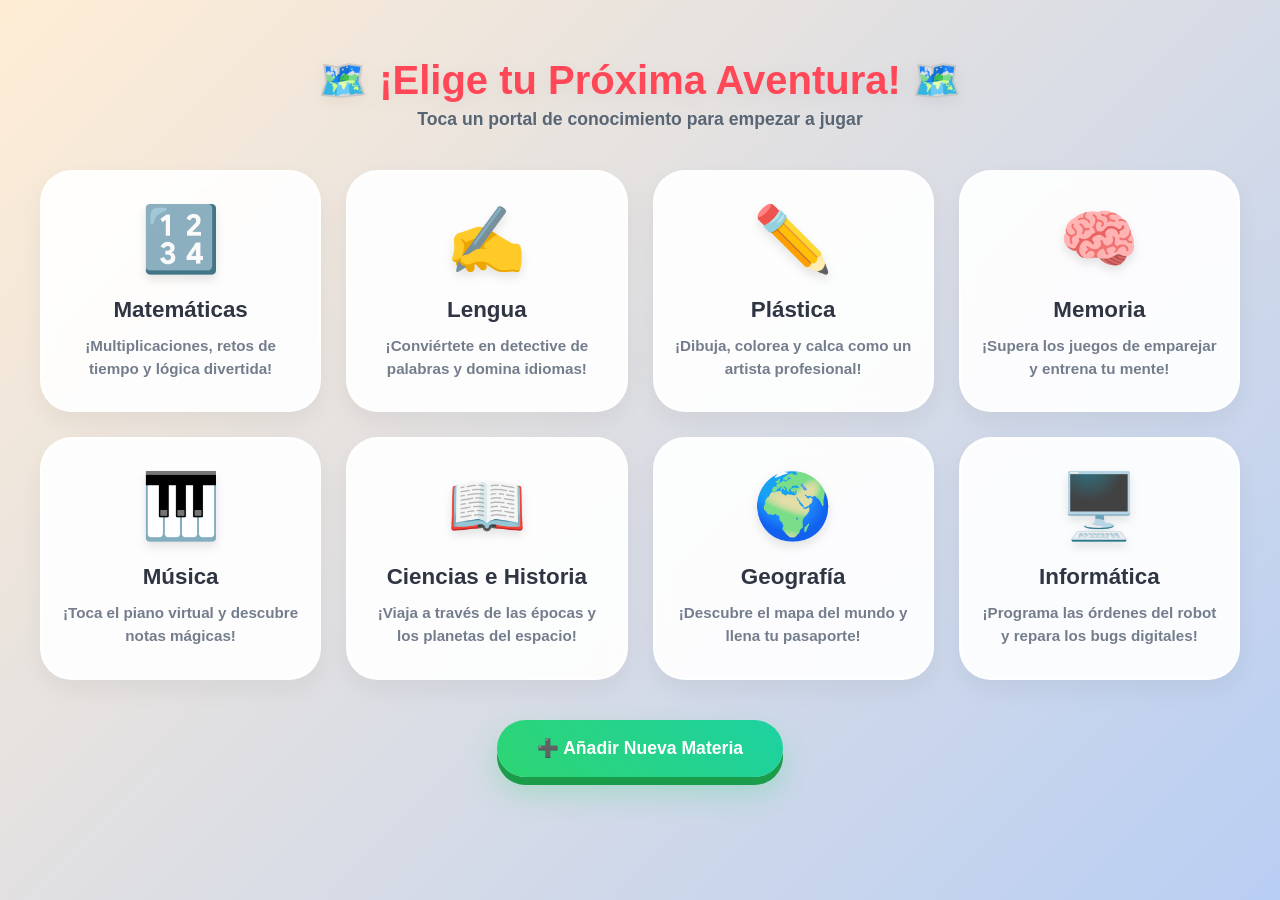
<file: menuprincipal.html>
<!DOCTYPE html>
<html lang="es">
<head>
    <meta charset="UTF-8">
    <meta name="viewport" content="width=device-width, initial-scale=1.0">
    <title>Mapa de Materias Premium</title>
    <style>
        /* --- VARIABLES DE DISEÑO ARCADE --- */
        :root {
            --bg-card: rgba(255, 255, 255, 0.92);
            --borde-glow: rgba(255, 71, 87, 0.3);
            --texto-titulo: #ff4757;
            --texto-oscuro: #2f3542;
        }

        /* --- GRADIENTE DINÁMICO FONDO --- */
        body {
            font-family: 'Arial Rounded MT Bold', 'Comic Sans MS', sans-serif;
            background: linear-gradient(-45deg, #fad0c4, #ffd1ff, #a1c4fd, #ffedd5);
            background-size: 400% 400%;
            animation: gradienteFondo 18s ease infinite;
            margin: 0;
            min-height: 100vh;
            display: flex;
            flex-direction: column;
            align-items: center;
            padding: 30px 20px;
            box-sizing: border-box;
            color: #333;
            user-select: none;
        }

        @keyframes gradienteFondo {
            0% { background-position: 0% 50%; }
            50% { background-position: 100% 50%; }
            100% { background-position: 0% 50%; }
        }

        h1 {
            color: var(--texto-titulo);
            font-size: 2.5rem;
            text-align: center;
            margin-bottom: 5px;
            filter: drop-shadow(0 4px 8px rgba(0,0,0,0.05));
            animation: flotarTitulo 3s ease-in-out infinite;
            font-weight: 900;
        }

        .subtitulo {
            font-size: 1.1rem;
            color: #576574;
            margin: 0 0 30px 0;
            font-weight: bold;
            text-align: center;
        }

        /* --- GRID MULTIDISPOSITIVO AVANZADO (PC / TABLET / MÓVIL) --- */
        .cuadricula-materias {
            display: grid;
            grid-template-columns: repeat(4, 1fr); /* Por defecto en PC Pantalla Completa */
            gap: 25px;
            width: 100%;
            max-width: 1200px;
            margin-top: 10px;
            perspective: 1000px;
        }

        /* --- TARJETAS DE MATERIAS ESTILO GLASSMORPHISM --- */
        .tarjeta {
            background: var(--bg-card);
            border-radius: 32px;
            padding: 30px 20px;
            text-align: center;
            box-shadow: 0 10px 25px rgba(0, 0, 0, 0.05),
                        0 1px 2px rgba(255,255,255,0.8) inset;
            border: 2px solid rgba(255, 255, 255, 0.6);
            backdrop-filter: blur(8px);
            -webkit-backdrop-filter: blur(8px);
            transition: all 0.35s cubic-bezier(0.175, 0.885, 0.32, 1.275);
            cursor: pointer;
            text-decoration: none;
            color: inherit;
            display: flex;
            flex-direction: column;
            align-items: center;
            justify-content: flex-start;
            position: relative;
            box-sizing: border-box;
            animation: entradaTarjeta 0.6s cubic-bezier(0.175, 0.885, 0.32, 1.275) both;
        }

        .tarjeta:hover {
            transform: translateY(-12px) scale(1.02) rotateX(2deg);
            box-shadow: 0 20px 40px rgba(255, 71, 87, 0.15);
            background: #ffffff;
            border-color: rgba(255, 71, 87, 0.4);
        }

        .materia-emoji {
            font-size: 64px;
            margin-bottom: 15px;
            filter: drop-shadow(0 5px 5px rgba(0,0,0,0.1));
            transition: transform 0.4s cubic-bezier(0.175, 0.885, 0.32, 1.275);
        }

        .tarjeta:hover .materia-emoji {
            transform: scale(1.2) rotate(12deg);
        }

        .tarjeta h2 {
            margin: 5px 0 12px 0;
            font-size: 1.4rem;
            color: var(--texto-oscuro);
            font-weight: 800;
        }

        .tarjeta p {
            margin: 0;
            color: #747d8c;
            font-size: 0.95rem;
            line-height: 1.5;
            font-weight: 600;
        }

        /* --- BOTÓN DE CREACIÓN ARCADE --- */
        .btn-anadir {
            background: linear-gradient(45deg, #2ed573, #1dd1a1);
            color: white;
            border: none;
            padding: 18px 40px;
            font-size: 1.1rem;
            font-weight: bold;
            border-radius: 50px;
            cursor: pointer;
            box-shadow: 0 8px 0 #1B9C4A, 0 15px 30px rgba(46, 213, 115, 0.3);
            transition: all 0.1s ease;
            margin-top: 40px;
        }

        .btn-anadir:hover {
            filter: brightness(1.05);
            transform: translateY(-2px);
            box-shadow: 0 10px 0 #1B9C4A, 0 20px 35px rgba(46, 213, 115, 0.4);
        }

        .btn-anadir:active {
            transform: translateY(6px);
            box-shadow: 0 2px 0 #1B9C4A, 0 5px 10px rgba(46, 213, 115, 0.3);
        }

        /* --- INTERFAZ VENTANA EMERGENTE (MODAL) --- */
        .modal {
            display: none;
            position: fixed;
            top: 0; left: 0; width: 100vw; height: 100vh;
            background: rgba(47, 53, 66, 0.6);
            backdrop-filter: blur(10px);
            -webkit-backdrop-filter: blur(10px);
            justify-content: center;
            align-items: center;
            z-index: 500;
        }

        .modal-contenido {
            background: white;
            padding: 35px;
            border-radius: 35px;
            width: 88%;
            max-width: 420px;
            text-align: center;
            box-shadow: 0 25px 50px rgba(0,0,0,0.25);
            border: 3px solid #2f3542;
            animation: entradaModal 0.35s cubic-bezier(0.175, 0.885, 0.32, 1.275);
            box-sizing: border-box;
        }

        .modal-contenido h2 { color: var(--texto-oscuro); margin-top: 0; font-size: 1.6rem; }

        .modal-contenido input {
            width: 100%;
            padding: 12px 15px;
            margin: 10px 0;
            border: 2px solid #ced6e0;
            border-radius: 16px;
            font-size: 1rem;
            outline: none;
            box-sizing: border-box;
            transition: border-color 0.2s;
            font-family: inherit;
        }
        .modal-contenido input:focus { border-color: #2ed573; }

        .caja-botones-modal { display: flex; gap: 12px; margin-top: 15px; }
        .btn-modal { width: 100%; padding: 14px; border: none; border-radius: 18px; font-size: 1rem; font-weight: bold; cursor: pointer; transition: transform 0.1s; }
        .btn-guardar { background: #2ed573; color: white; }
        .btn-cerrar { background: #ff4757; color: white; }
        .btn-modal:active { transform: scale(0.96); }

        /* --- MEDIAS QUERIES ADAPTIVAS PARA TODO TIPO DE DISPOSITIVOS --- */
        @media (max-width: 1100px) {
            .cuadricula-materias { grid-template-columns: repeat(3, 1fr); gap: 20px; }
        }

        @media (max-width: 820px) { /* Modo Tablet */
            .cuadricula-materias { grid-template-columns: repeat(2, 1fr); gap: 18px; }
            h1 { font-size: 2.1rem; }
            .tarjeta { padding: 25px 15px; border-radius: 26px; }
            .materia-emoji { font-size: 56px; }
        }

        @media (max-width: 480px) { /* Modo Móvil Vertical */
            body { padding: 15px 10px; }
            .cuadricula-materias { grid-template-columns: 1fr; gap: 15px; }
            h1 { font-size: 1.7rem; }
            .subtitulo { font-size: 0.95rem; margin-bottom: 20px; }
            .tarjeta { padding: 20px; border-radius: 22px; }
            .materia-emoji { font-size: 50px; }
            .tarjeta h2 { font-size: 1.25rem; }
            .btn-anadir { width: 100%; padding: 16px; font-size: 1rem; }
        }

        /* --- ANIMACIONES --- */
        @keyframes flotarTitulo {
            0%, 100% { transform: translateY(0); }
            50% { transform: translateY(-8px); }
        }
        @keyframes entradaTarjeta {
            from { opacity: 0; transform: translateY(30px); }
            to { opacity: 1; transform: translateY(0); }
        }
        @keyframes entradaModal {
            from { transform: scale(0.85); opacity: 0; }
            to { transform: scale(1); opacity: 1; }
        }

        /* Retardos secuenciales automáticos usando CSS puro (Efecto Cascada) */
        .tarjeta:nth-child(1) { animation-delay: 0.05s; }
        .tarjeta:nth-child(2) { animation-delay: 0.1s; }
        .tarjeta:nth-child(3) { animation-delay: 0.15s; }
        .tarjeta:nth-child(4) { animation-delay: 0.2s; }
        .tarjeta:nth-child(5) { animation-delay: 0.25s; }
        .tarjeta:nth-child(6) { animation-delay: 0.3s; }
        .tarjeta:nth-child(7) { animation-delay: 0.35s; }
        .tarjeta:nth-child(8) { animation-delay: 0.4s; }
    </style>
</head>
<body>

    <h1>🗺️ ¡Elige tu Próxima Aventura! 🗺️</h1>
    <div class="subtitulo">Toca un portal de conocimiento para empezar a jugar</div>

    <div class="cuadricula-materias" id="contenedor-materias">
        
        <a href="mates.html" class="tarjeta" onclick="sonarClic(event)">
            <div class="materia-emoji">🔢</div>
            <h2>Matemáticas</h2>
            <p>¡Multiplicaciones, retos de tiempo y lógica divertida!</p>
        </a>

        <a href="lengua.html" class="tarjeta" onclick="sonarClic(event)">
            <div class="materia-emoji">✍️</div>
            <h2>Lengua</h2>
            <p>¡Conviértete en detective de palabras y domina idiomas!</p>
        </a>

        <a href="plastica.html" class="tarjeta" onclick="sonarClic(event)">
            <div class="materia-emoji">✏️</div>
            <h2>Plástica</h2>
            <p>¡Dibuja, colorea y calca como un artista profesional!</p>
        </a>

        <a href="memoria.html" class="tarjeta" onclick="sonarClic(event)">
            <div class="materia-emoji">🧠</div>
            <h2>Memoria</h2>
            <p>¡Supera los juegos de emparejar y entrena tu mente!</p>
        </a>

        <a href="musica.html" class="tarjeta" onclick="sonarClic(event)">
            <div class="materia-emoji">🎹</div>
            <h2>Música</h2>
            <p>¡Toca el piano virtual y descubre notas mágicas!</p>
        </a>

        <a href="tiempo.html" class="tarjeta" onclick="sonarClic(event)">
            <div class="materia-emoji">📖</div>
            <h2>Ciencias e Historia</h2>
            <p>¡Viaja a través de las épocas y los planetas del espacio!</p>
        </a>

        <a href="geografia.html" class="tarjeta" onclick="sonarClic(event)">
            <div class="materia-emoji">🌍</div>
            <h2>Geografía</h2>
            <p>¡Descubre el mapa del mundo y llena tu pasaporte!</p>
        </a>

        <a href="informatica.html" class="tarjeta" onclick="sonarClic(event)">
            <div class="materia-emoji">🖥️</div>
            <h2>Informática</h2>
            <p>¡Programa las órdenes del robot y repara los bugs digitales!</p>
        </a>
    </div>

    <button class="btn-anadir" onclick="abrirModal()">➕ Añadir Nueva Materia</button>

    <div class="modal" id="miModal">
        <div class="modal-contenido">
            <h2>✨ Nuevo Portal Abierto ✨</h2>
            <input type="text" id="ins-emoji" placeholder="Pon un Emoji divertido (Ej: 🚀)">
            <input type="text" id="ins-nombre" placeholder="Nombre de la Materia">
            <input type="text" id="ins-desc" placeholder="¿De qué trata este juego?">
            <input type="text" id="ins-enlace" placeholder="Archivo del juego (Ej: ciencia.html)">
            
            <div class="caja-botones-modal">
                <button class="btn-modal btn-guardar" onclick="guardarMateria()">Guardar</button>
                <button class="btn-modal btn-cerrar" onclick="cerrarModal()">Cancelar</button>
            </div>
        </div>
    </div>

    <script>
        // --- PROCESADOR DE EFECTOS DE SONIDO SINTETIZADOS (8-BITS RETRO) ---
        const audioCtx = new (window.AudioContext || window.webkitAudioContext)();

        function sonidoRetro(modo) {
            if (audioCtx.state === 'suspended') audioCtx.resume();
            const osc = audioCtx.createOscillator();
            const gain = audioCtx.createGain();
            osc.connect(gain); gain.connect(audioCtx.destination);

            if (modo === 'click') {
                osc.type = 'sine'; osc.frequency.setValueAtTime(500, audioCtx.currentTime);
                osc.frequency.exponentialRampToValueAtTime(1000, audioCtx.currentTime + 0.15);
                gain.gain.setValueAtTime(0.12, audioCtx.currentTime);
                osc.start(); osc.stop(audioCtx.currentTime + 0.15);
            } else if (modo === 'abrir') {
                osc.type = 'triangle'; osc.frequency.setValueAtTime(350, audioCtx.currentTime);
                osc.frequency.setValueAtTime(450, audioCtx.currentTime + 0.08);
                gain.gain.setValueAtTime(0.1, audioCtx.currentTime);
                osc.start(); osc.stop(audioCtx.currentTime + 0.16);
            } else if (modo === 'creado') {
                osc.type = 'square'; osc.frequency.setValueAtTime(400, audioCtx.currentTime);
                osc.frequency.setValueAtTime(600, audioCtx.currentTime + 0.1);
                osc.frequency.setValueAtTime(900, audioCtx.currentTime + 0.2);
                gain.gain.setValueAtTime(0.06, audioCtx.currentTime);
                osc.start(); osc.stop(audioCtx.currentTime + 0.3);
            }
        }

        function sonarClic(e) {
            e.preventDefault();
            sonidoRetro('click');
            const url = e.currentTarget.getAttribute('href');
            setTimeout(() => { window.location.href = url; }, 250);
        }

        // --- SISTEMA AVANZADO DE MODAL ---
        function abrirModal() {
            sonidoRetro('abrir');
            document.getElementById('miModal').style.display = 'flex';
        }

        function cerrarModal() {
            sonidoRetro('click');
            document.getElementById('miModal').style.display = 'none';
            limpiarFormulario();
        }

        function limpiarFormulario() {
            document.getElementById('ins-emoji').value = "";
            document.getElementById('ins-nombre').value = "";
            document.getElementById('ins-desc').value = "";
            document.getElementById('ins-enlace').value = "";
        }

        // --- MOTOR LOGICO DE PERSISTENCIA (LOCALSTORAGE) ---
        function guardarMateria() {
            const emoji = document.getElementById('ins-emoji').value.trim() || "⭐";
            const nombre = document.getElementById('ins-nombre').value.trim() || "Materia Nueva";
            const desc = document.getElementById('ins-desc').value.trim() || "¡Un reto por descubrir!";
            const enlace = document.getElementById('ins-enlace').value.trim() || "#";

            const nuevaMateriaObj = { emoji, nombre, desc, enlace };

            // Extraer las almacenadas, sumar la nueva y refrescar memoria
            let materiasGuardadas = JSON.parse(localStorage.getItem('materias_personalizadas_v2')) || [];
            materiasGuardadas.push(nuevaMateriaObj);
            localStorage.setItem('materias_personalizadas_v2', JSON.stringify(materiasGuardadas));

            inyectarTarjetaEnPantalla(nuevaMateriaObj);
            sonidoRetro('creado');

            document.getElementById('miModal').style.display = 'none';
            limpiarFormulario();
        }

        function inyectarTarjetaEnPantalla(materia) {
            const contenedor = document.getElementById('contenedor-materias');
            const cajaLink = document.createElement('a');
            cajaLink.href = materia.enlace;
            cajaLink.className = 'tarjeta';
            
            if(materia.enlace === "#") {
                cajaLink.onclick = function(e) { 
                    e.preventDefault(); 
                    sonidoRetro('click'); 
                    alert('¡Esta aventura se programará muy pronto!'); 
                };
            } else {
                cajaLink.onclick = sonarClic;
            }

            cajaLink.innerHTML = `
                <div class="materia-emoji">${materia.emoji}</div>
                <h2>${materia.nombre}</h2>
                <p>${materia.desc}</p>
            `;
            contenedor.appendChild(cajaLink);
        }

        // Cargar automáticamente las cartas guardadas en sesiones anteriores al abrir el juego
        function cargarMateriasGuardadas() {
            let materiasGuardadas = JSON.parse(localStorage.getItem('materias_personalizadas_v2')) || [];
            materiasGuardadas.forEach(mat => inyectarTarjetaEnPantalla(mat));
        }

        // Inicialización
        window.onload = cargarMateriasGuardadas;
    </script>
</body>
</html>
</file>
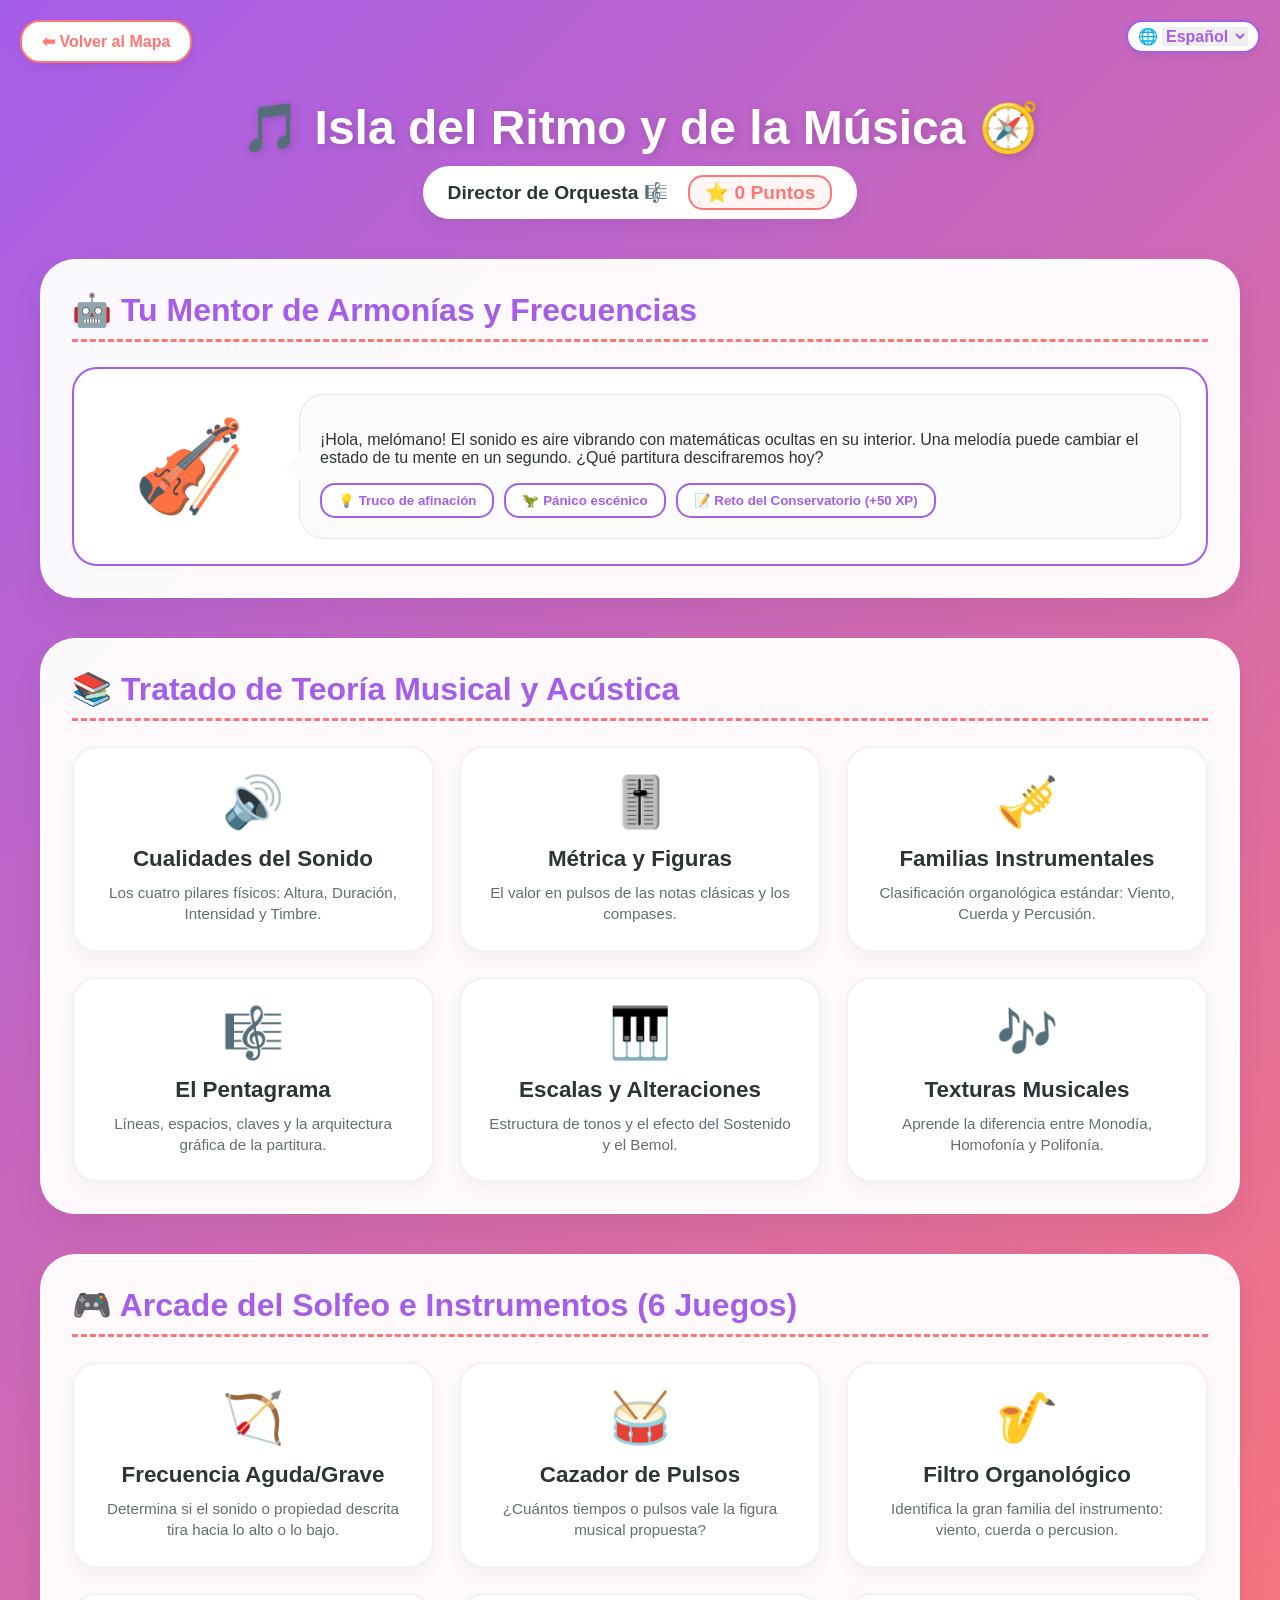
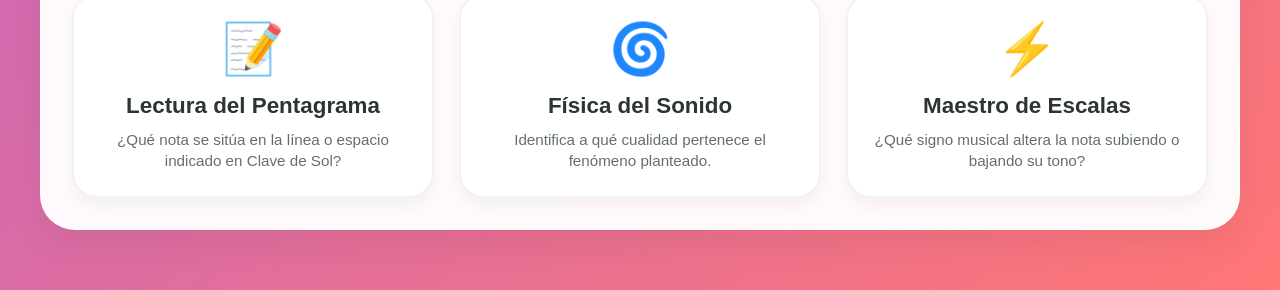
<file: musica.html>
<!DOCTYPE html>
<html lang="es">
<head>
    <meta charset="UTF-8">
    <meta name="viewport" content="width=device-width, initial-scale=1.0">
    <title>Isla del Ritmo y de la Música</title>
    <style>
        :root {
            --primary: #fdcb6e;
            --accent-mus: #ff7675;
            --bg-gradient: linear-gradient(135deg, #a55eea 0%, #ff7675 100%);
            --glass-bg: rgba(255, 255, 255, 0.96);
            --text-dark: #2d3436;
        }

        body {
            font-family: 'Arial Rounded MT Bold', 'Comic Sans MS', sans-serif;
            background: var(--bg-gradient);
            margin: 0;
            padding: 20px;
            min-height: 100vh;
            color: var(--text-dark);
            box-sizing: border-box;
            user-select: none;
        }

        *, *::before, *::after {
            box-sizing: border-box;
        }

        /* --- BOTÓN VOLVER --- */
        .btn-volver {
            position: absolute;
            top: 20px;
            left: 20px;
            background: white;
            border: 2px solid var(--accent-mus);
            color: var(--accent-mus);
            padding: 10px 20px;
            font-size: 16px;
            font-weight: bold;
            border-radius: 20px;
            cursor: pointer;
            text-decoration: none;
            box-shadow: 0 4px 10px rgba(0,0,0,0.05);
            transition: all 0.2s;
            z-index: 100;
        }
        .btn-volver:hover {
            background: var(--accent-mus);
            color: white;
            transform: translateY(-2px);
        }

        /* --- SELECTOR DE IDIOMA --- */
        .selector-idioma {
            position: absolute;
            top: 20px;
            right: 20px;
            background: white;
            padding: 5px 10px;
            border-radius: 20px;
            border: 2px solid #a55eea;
            box-shadow: 0 4px 10px rgba(0,0,0,0.05);
            z-index: 100;
        }
        .selector-idioma select {
            border: none;
            font-size: 16px;
            font-weight: bold;
            font-family: inherit;
            outline: none;
            cursor: pointer;
            color: #a55eea;
        }

        /* --- CONTENEDOR PRINCIPAL --- */
        .hub-container {
            max-width: 1200px;
            margin: 80px auto 0 auto;
            text-align: center;
        }

        h1 {
            font-size: 3rem;
            color: white;
            margin-bottom: 10px;
            text-shadow: 2px 2px 8px rgba(0,0,0,0.15);
            animation: flotar 3s ease-in-out infinite;
        }

        .sub-bar {
            background: white;
            padding: 15px 25px;
            border-radius: 30px;
            display: inline-block;
            margin-bottom: 40px;
            box-shadow: 0 8px 20px rgba(0,0,0,0.05);
            font-size: 1.2rem;
            font-weight: bold;
        }

        .puntos-badge {
            color: var(--accent-mus);
            margin-left: 15px;
            background: #fff5f5;
            padding: 5px 15px;
            border-radius: 15px;
            border: 2px solid var(--accent-mus);
        }

        /* --- PANELES DE SECCIONES --- */
        .seccion-bloque {
            background: var(--glass-bg);
            border-radius: 35px;
            padding: 30px;
            margin-bottom: 40px;
            box-shadow: 0 15px 35px rgba(0,0,0,0.06);
            border: 2px solid rgba(255,255,255,0.7);
            text-align: left;
        }

        .seccion-bloque h2 {
            font-size: 2rem;
            color: #a55eea;
            margin-top: 0;
            margin-bottom: 25px;
            border-bottom: 3px dashed var(--accent-mus);
            padding-bottom: 10px;
        }

        /* --- GRILLA ADAPTIVA --- */
        .grid-cards {
            display: grid;
            grid-template-columns: repeat(auto-fit, minmax(280px, 1fr));
            gap: 25px;
        }

        .card-actividad {
            background: white;
            border-radius: 25px;
            padding: 25px;
            text-align: center;
            box-shadow: 0 8px 15px rgba(0,0,0,0.04);
            border: 2px solid #f1f2f6;
            cursor: pointer;
            transition: all 0.3s cubic-bezier(0.175, 0.885, 0.32, 1.275);
        }

        .card-actividad:hover {
            transform: translateY(-8px);
            box-shadow: 0 15px 25px rgba(165, 94, 234, 0.15);
            border-color: var(--accent-mus);
        }

        .card-icon {
            font-size: 50px;
            margin-bottom: 15px;
        }

        .card-actividad h3 {
            margin: 10px 0;
            font-size: 1.4rem;
            color: #2d3436;
        }

        .card-actividad p {
            margin: 0;
            color: #636e72;
            font-size: 0.95rem;
            line-height: 1.4;
        }

        /* --- ZONA DE JUEGO ACTIVA --- */
        .zona-juego-activa {
            display: none;
            background: white;
            border-radius: 35px;
            padding: 40px 20px;
            margin-bottom: 40px;
            box-shadow: 0 20px 40px rgba(0,0,0,0.1);
            border: 3px solid #a55eea;
            text-align: center;
            animation: entrada 0.4s ease-out;
        }

        .pantalla-operacion {
            font-size: 2.8rem;
            font-weight: bold;
            margin: 20px 0;
            color: #2d3436;
            letter-spacing: 1px;
            word-break: break-word;
        }

        .input-respuesta {
            font-size: 2rem;
            width: 80%;
            max-width: 350px;
            text-align: center;
            padding: 12px;
            border: 3px solid #b2bec3;
            border-radius: 20px;
            outline: none;
            font-family: inherit;
            margin-bottom: 20px;
        }
        .input-respuesta:focus { border-color: #a55eea; }

        .btn-comprobar {
            display: block;
            margin: 0 auto;
            background: linear-gradient(45deg, #a55eea, var(--accent-mus));
            color: white;
            border: none;
            padding: 15px 40px;
            font-size: 1.3rem;
            font-weight: bold;
            border-radius: 30px;
            cursor: pointer;
            box-shadow: 0 5px 15px rgba(165, 94, 234, 0.3);
        }

        /* --- SECCIÓN MENTOR MUSICAL --- */
        .contenedor-tutora {
            display: grid;
            grid-template-columns: 180px 1fr;
            gap: 20px;
            align-items: center;
            background: #fff;
            padding: 25px;
            border-radius: 25px;
            border: 2px solid #a55eea;
        }

        .avatar-ia { font-size: 90px; text-align: center; animation: flotar 4s ease-in-out infinite; }

        .bocadillo-chat {
            background: #fbfbfc;
            padding: 20px;
            border-radius: 25px;
            position: relative;
            border: 1px solid #dfe6e9;
        }

        .bocadillo-chat::before {
            content: ''; position: absolute; left: -15px; top: 50%;
            transform: translateY(-50%); border-width: 15px 15px 15px 0;
            border-style: solid; border-color: transparent #fbfbfc transparent transparent;
        }

        .opciones-tutora { margin-top: 15px; display: flex; gap: 10px; flex-wrap: wrap; }
        .btn-opcion-chat {
            background: white; border: 2px solid #a55eea; color: #a55eea;
            padding: 8px 16px; border-radius: 15px; cursor: pointer;
            font-weight: bold; transition: all 0.2s;
        }
        .btn-opcion-chat:hover { background: #a55eea; color: white; }

        /* --- MODAL DE TEORÍA --- */
        .modal-teoria {
            display: none; position: fixed; top: 0; left: 0; width: 100vw; height: 100vh;
            background: rgba(0,0,0,0.5); backdrop-filter: blur(8px); z-index: 1000;
            justify-content: center; align-items: center;
        }

        .modal-teoria-contenido {
            background: white; padding: 40px; border-radius: 35px;
            max-width: 650px; width: 90%; max-height: 85vh; overflow-y: auto;
            position: relative; text-align: left; box-shadow: 0 20px 40px rgba(0,0,0,0.2);
            animation: entrada 0.3s cubic-bezier(0.175, 0.885, 0.32, 1.275);
        }

        .btn-cerrar-modal {
            position: absolute; top: 20px; right: 20px; background: #ff7675;
            color: white; border: none; width: 35px; height: 35px; border-radius: 50%;
            cursor: pointer; font-weight: bold;
        }

        /* --- RESPONSIVE --- */
        @media (max-width: 820px) {
            h1 { font-size: 2.2rem; }
            .contenedor-tutora { grid-template-columns: 1fr; text-align: center; }
            .bocadillo-chat::before { display: none; }
            .avatar-ia { margin-bottom: 10px; }
            .pantalla-operacion { font-size: 2.1rem; }
            .selector-idioma { position: static; display: inline-block; margin-top: 10px; }
        }

        @media (max-width: 480px) {
            body { padding: 10px; }
            h1 { font-size: 1.8rem; }
            .seccion-bloque { padding: 20px; border-radius: 25px; }
            .seccion-bloque h2 { font-size: 1.4rem; }
            .btn-volver { position: static; display: inline-block; margin-bottom: 15px; }
            .hub-container { margin-top: 10px; }
        }

        @keyframes flotar {
            0%, 100% { transform: translateY(0); }
            50% { transform: translateY(-10px); }
        }
        @keyframes entrada {
            from { opacity: 0; transform: scale(0.95) translateY(15px); }
            to { opacity: 1; transform: scale(1) translateY(0); }
        }
    </style>
</head>
<body>

    <a href="menuprincipal.html" class="btn-volver" id="lbl-volver" onclick="sonarBoton()">⬅ Volver al Mapa</a>

    <div class="selector-idioma">
        🌐 <select id="select-lang" onchange="cambiarIdioma()">
            <option value="es">Español</option>
            <option value="en">English</option>
            <option value="fr">Français</option>
        </select>
    </div>

    <div class="hub-container">
        <h1 id="main-title">🎵 Isla del Ritmo y de la Música 🧭</h1>
        <div class="sub-bar">
            <span id="user-badge">Director de Orquesta 🎼</span>
            <span class="puntos-badge">⭐ <span id="marcador-puntos">0</span> <span id="lbl-puntos">Puntos</span></span>
        </div>

        <div id="zona-de-juego" class="zona-juego-activa">
            <h2 id="titulo-juego-activo">Afinación de Oído</h2>
            <p id="instrucciones-juego-activo">Analiza el patrón musical:</p>
            <div id="pantalla-musica" class="pantalla-operacion">Note</div>
            <input type="text" id="respuesta-usuario" class="input-respuesta" placeholder="..." autocomplete="off" spellcheck="false">
            <button class="btn-comprobar" id="btn-verificar" onclick="validarRespuestaJuego()">Verificar Acorde 🚀</button>
        </div>

        <div class="seccion-bloque">
            <h2 id="sec1-title">🤖 Tu Mentor de Armonías y Frecuencias</h2>
            <div class="contenedor-tutora">
                <div class="avatar-ia">🎻</div>
                <div class="bocadillo-chat">
                    <p id="texto-chat-tutora">¡Hola, melómano! El sonido es aire vibrando con matemáticas ocultas en su interior. Una melodía puede cambiar el estado de tu mente en un segundo. ¿Qué partitura descifraremos hoy?</p>
                    <div class="opciones-tutora">
                        <button class="btn-opcion-chat" id="opt-truco" onclick="charlarTutora('truco')">💡 Truco de afinación</button>
                        <button class="btn-opcion-chat" id="opt-miedo" onclick="charlarTutora('miedo')">🦖 Pánico escénico</button>
                        <button class="btn-opcion-chat" id="opt-examen" onclick="charlarTutora('examen')">📝 Reto del Conservatorio (+50 XP)</button>
                    </div>
                </div>
            </div>
        </div>

        <div class="seccion-bloque">
            <h2 id="sec2-title">📚 Tratado de Teoría Musical y Acústica</h2>
            <div class="grid-cards">
                <div class="card-actividad" onclick="abrirTeoria('cualidades')">
                    <div class="card-icon">🔊</div>
                    <h3 id="card-t1">Cualidades del Sonido</h3>
                    <p id="card-d1">Los cuatro pilares físicos: Altura, Duración, Intensidad y Timbre.</p>
                </div>
                <div class="card-actividad" onclick="abrirTeoria('figuras')">
                    <div class="card-icon">🎚️</div>
                    <h3 id="card-t2">Métrica y Figuras</h3>
                    <p id="card-d2">El valor en pulsos de las notas clásicas y los compases.</p>
                </div>
                <div class="card-actividad" onclick="abrirTeoria('familias')">
                    <div class="card-icon">🎺</div>
                    <h3 id="card-t3">Familias Instrumentales</h3>
                    <p id="card-d3">Clasificación organológica estándar: Viento, Cuerda y Percusión.</p>
                </div>
                <div class="card-actividad" onclick="abrirTeoria('pentagrama')">
                    <div class="card-icon">🎼</div>
                    <h3 id="card-t4">El Pentagrama</h3>
                    <p id="card-d4">Líneas, espacios, claves y la arquitectura gráfica de la partitura.</p>
                </div>
                <div class="card-actividad" onclick="abrirTeoria('escalas')">
                    <div class="card-icon">🎹</div>
                    <h3 id="card-t5">Escalas y Alteraciones</h3>
                    <p id="card-d5">Estructura de tonos y el efecto del Sostenido y el Bemol.</p>
                </div>
                <div class="card-actividad" onclick="abrirTeoria('textura_m')">
                    <div class="card-icon">🎶</div>
                    <h3 id="card-t6">Texturas Musicales</h3>
                    <p id="card-d6">Aprende la diferencia entre Monodía, Homofonía y Polifonía.</p>
                </div>
            </div>
        </div>

        <div class="seccion-bloque">
            <h2 id="sec3-title">🎮 Arcade del Solfeo e Instrumentos (6 Juegos)</h2>
            <div class="grid-cards">
                <div class="card-actividad" onclick="iniciarJuego('intervalos')">
                    <div class="card-icon">🏹</div>
                    <h3 id="game-t1">Frecuencia Aguda/Grave</h3>
                    <p id="game-d1">Determina si el sonido o propiedad descrita tira hacia lo alto o lo bajo.</p>
                </div>
                <div class="card-actividad" onclick="iniciarJuego('ritmo')">
                    <div class="card-icon">🥁</div>
                    <h3 id="game-t2">Cazador de Pulsos</h3>
                    <p id="game-d2">¿Cuántos tiempos o pulsos vale la figura musical propuesta?</p>
                </div>
                <div class="card-actividad" onclick="iniciarJuego('instrumentos')">
                    <div class="card-icon">🎷</div>
                    <h3 id="game-t3">Filtro Organológico</h3>
                    <p id="game-d3">Identifica la gran familia del instrumento: viento, cuerda o percusion.</p>
                </div>
                <div class="card-actividad" onclick="iniciarJuego('notas')">
                    <div class="card-icon">📝</div>
                    <h3 id="game-t4">Lectura del Pentagrama</h3>
                    <p id="game-d4">¿Qué nota se sitúa en la línea o espacio indicado en Clave de Sol?</p>
                </div>
                <div class="card-actividad" onclick="iniciarJuego('acustica')">
                    <div class="card-icon">🌀</div>
                    <h3 id="game-t5">Física del Sonido</h3>
                    <p id="game-d5">Identifica a qué cualidad pertenece el fenómeno planteado.</p>
                </div>
                <div class="card-actividad" onclick="iniciarJuego('alteraciones')">
                    <div class="card-icon">⚡</div>
                    <h3 id="game-t6">Maestro de Escalas</h3>
                    <p id="game-d6">¿Qué signo musical altera la nota subiendo o bajando su tono?</p>
                </div>
            </div>
        </div>
    </div>

    <div id="modal-teoria" class="modal-teoria">
        <div class="modal-teoria-contenido">
            <button class="btn-cerrar-modal" onclick="cerrarTeoria()">X</button>
            <h2 id="modal-titulo-teoria">Conservatorio Teórico</h2>
            <div id="modal-cuerpo-teoria">Contenido...</div>
        </div>
    </div>

    <script>
        // --- MOTOR DE LOCALIZACIÓN MULTILINGÜE ---
        let langActual = 'es';
        const locales = {
            es: {
                volver: "⬅ Volver al Mapa", title: "🎵 Isla del Ritmo y de la Música 🧭",
                badge: "Director de Orquesta 🎼", puntos: "Puntos", verificar: "Verificar Acorde 🚀",
                sec1: "🤖 Tu Mentor de Armonías y Frecuencias", sec2: "📚 Tratado de Teoría Musical y Acústica", sec3: "🎮 Arcade del Solfeo e Instrumentos (6 Juegos)",
                chat: "¡Hola, melómano! El sonido es aire vibrando con matemáticas ocultas en su interior. Una melodía puede cambiar el estado de tu mente en un segundo. ¿Qué partitura descifraremos hoy?",
                opt1: "💡 Truco de afinación", opt2: "🦖 Pánico escénico", opt3: "📝 Reto del Conservatorio (+50 XP)",
                t1: "Cualidades del Sonido", d1: "Los cuatro pilares físicos: Altura, Duración, Intensidad y Timbre.",
                t2: "Métrica y Figuras", d2: "El valor en pulsos de las notas clásicas y los compases.",
                t3: "Familias Instrumentales", d3: "Clasificación organológica estándar: Viento, Cuerda y Percusión.",
                t4: "El Pentagrama", d4: "Líneas, espacios, claves y la arquitectura gráfica de la partitura.",
                t5: "Escalas y Alteraciones", d5: "Estructura de tonos y el efecto del Sostenido y el Bemol.",
                t6: "Texturas Musicales", d6: "Aprende la diferencia entre Monodía, Homofonía y Polifonía.",
                gt1: "Frecuencia Aguda/Grave", gd1: "Determina si el sonido o propiedad descrita tira hacia lo alto o lo bajo.",
                gt2: "Cazador de Pulsos", gd2: "¿Cuántos tiempos o pulsos vale la figura musical propuesta?",
                gt3: "Filtro Organológico", gd3: "Identifica la gran familia del instrumento: viento, cuerda o percusion.",
                gt4: "Lectura del Pentagrama", gd4: "¿Qué nota se sitúa en la línea o espacio indicado en Clave de Sol?",
                gt5: "Física del Sonido", gd5: "Identifica a qué cualidad pertenece el fenómeno planteado.",
                gt6: "Maestro de Escalas", gd6: "¿Qué signo musical altera la nota subiendo o bajando su tono?",
                inst_int: "¿Un silbato de árbitro produce un sonido 'agudo' o 'grave'?",
                inst_ritmo: "¿Cuántos tiempos de pulso vale una 'negra' en un compás común?",
                inst_inst: "El violín o la guitarra pertenecen a la familia de... ¿'cuerda', 'viento' o 'percusion'?",
                inst_notas: "¿Qué nota musical se encuentra en la primera línea del pentagrama abajo? (do/re/mi/fa...)",
                inst_acustica: "La cualidad que nos permite distinguir un piano de una trompeta tocando la misma nota es el...",
                inst_alter: "¿Qué signo sube medio tono a la nota? ¿'sostenido' o 'bemol'?",
                err: "❌ ¡Nota falsa! La respuesta armónica exacta era:", ok: "✨ ¡Interpretación virtuosa! Afinación perfecta. +10 puntos ⭐"
            },
            en: {
                volver: "⬅ Back to Map", title: "🎵 Rhythm and Music Island 🧭",
                badge: "Conductor of the Orchestra 🎼", puntos: "Points", verificar: "Verify Chord 🚀",
                sec1: "🤖 Your Mentor of Harmony & Frequencies", sec2: "📚 Treatise on Musical Theory & Acoustics", sec3: "🎮 Solfege & Instruments Arcade (6 Games)",
                chat: "Hello, music lover! Sound is moving air with secret math embedded within. A simple melody can alter your state of mind instantly. What score shall we decode?",
                opt1: "💡 Pitching Trick", opt2: "🦖 Stage Fright", opt3: "📝 Conservatory Challenge (+50 XP)",
                t1: "Sound Properties", d1: "The four physical pillars: Pitch, Duration, Intensity, and Timbre.",
                t2: "Metrics & Values", d2: "The pulse counts of classic musical figures and time measures.",
                t3: "Instrument Families", d3: "Standard classification layout: Wind, Strings, and Percussion.",
                t4: "The Musical Staff", d4: "Lines, clefs, spaces, and the graphic structure of music notation.",
                t5: "Scales & Accidentals", d5: "Tone layouts and the spatial shift of Sharps and Flats.",
                t6: "Musical Textures", d6: "Learn to distinguish Monophony, Homophony, and Polyphony.",
                gt1: "High/Low Pitch", gd1: "Determine if the described frequency wave yields a high or low sound.",
                gt2: "Pulse Hunter", gd2: "How many rhythmic beats does the selected note duration represent?",
                gt3: "Organological Filter", gd3: "Identify the baseline family category: string, wind, or percussion.",
                gt4: "Staff Reading", gd4: "Name the pitch written on the requested standard treble clef line.",
                gt5: "Physics of Sound", gd5: "Identify which property accounts for the described acoustic event.",
                gt6: "Scale Master", gd6: "Which musical notation sign shifts the note value higher or lower?",
                inst_int: "Does a small referee whistle generate a 'high' or 'low' pitch?",
                inst_ritmo: "How many beats does a standard 'quarter' note receive in 4/4 time?",
                inst_inst: "The violin or the guitar belongs to which family? (string/wind/percussion)",
                inst_notas: "Which note sits on the very bottom line of the treble staff? (c/d/e/f/g/a/b)",
                inst_acustica: "The acoustic property that helps us separate a piano from a trumpet is...",
                inst_alter: "Which sign raises a musical pitch by a half-step? (sharp/flat)",
                err: "❌ Out of tune! The accurate harmonic response was:", ok: "✨ Virtuoso performance! Perfect pitch control. +10 points ⭐"
            },
            fr: {
                volver: "⬅ Retour a la Carte", title: "🎵 L'Île du Rythme et de la Musique 🧭",
                badge: "Chef d'Orchestre 🎼", puntos: "Points", verificar: "Vérifier l'Accord 🚀",
                sec1: "🤖 Votre Mentor de l'Harmonie et d'Acoustique", sec2: "📚 Traité de Théorie Musicale Pure", sec3: "🎮 Arcade de Solfège et d'Instruments (6 Jeux)",
                chat: "Bonjour, mélomane ! Le son est une vibration de l'air régie par les mathématiques. Une mélodie peut transformer votre journée. Quelle œuvre allons-nous analyser ?",
                opt1: "💡 Conseil d'Accordage", opt2: "🦖 Trac du musicien", opt3: "📝 Défi du Conservatoire (+50 XP)",
                t1: "Qualités du Son", d1: "Les quatre piliers de l'acoustique : Hauteur, Durée, Intensité, Timbre.",
                t2: "Métrique et Figures", d2: "La valeur temporelle en temps des notes de musique.",
                t3: "Familles d'Instruments", d3: "Classification organologique : Vent, Cordes et Percussions.",
                t4: "La Portée Musicale", d4: "Lignes, interlignes, clés et notation graphique universelle.",
                t5: "Gammes et Altérations", d5: "La structure des tons et le rôle du Dièse et du Bémol.",
                t6: "Textures Musicales", d6: "Découvrez la différence entre Monodie, Homophonie et Polyphonie.",
                gt1: "Fréquence Aiguë/Grave", gd1: "Déterminez si le son ou l'onde décrite est plutôt aigu ou grave.",
                gt2: "Chasseur de Temps", gd2: "Combien de pulsations vaut la figure de note présentée à l'écran ?",
                gt3: "Filtre Organologique", gd3: "Sélectionnez la grande famille : cordes, vent ou percussion.",
                gt4: "Lecture de Portée", gd4: "Quelle note se trouve sur la ligne indiquée en clé de Sol ?",
                gt5: "Physique Acoustique", gd5: "Identifiez à quelle propriété appartient le phénomène physique.",
                gt6: "Maître des Altérations", gd6: "Quel symbole graphique décale la note vers le haut o le bas ?",
                inst_int: "Un sifflet d'arbitre produit un son plutôt... 'aigu' ou 'grave' ?",
                inst_ritmo: "Combien de temps vaut une 'noire' dans une mesure à 4/4 ?",
                inst_inst: "Le violon ou la guitare appartiennent à la famille des... (cordes/vent/percussion)",
                inst_notas: "Quelle note se trouve sur la toute première ligne en bas de la portée ? (do/re/mi/fa...)",
                inst_acustica: "La propriété qui permet de différencier un piano d'une trompette est le...",
                inst_alter: "Quel signe musical augmente la note d'un demi-ton ? (diese/bemol)",
                err: "❌ Fausse note ! La réponse académique exacte était :", ok: "✨ Interprétation magistrale ! Une oreille absolue. +10 points ⭐"
            }
        };

        function cambiarIdioma() {
            langActual = document.getElementById('select-lang').value;
            const res = locales[langActual];
            
            document.getElementById('lbl-volver').innerText = res.volver;
            document.getElementById('main-title').innerText = res.title;
            document.getElementById('user-badge').innerText = res.badge;
            document.getElementById('lbl-puntos').innerText = res.puntos;
            document.getElementById('btn-verificar').innerText = res.verificar;
            document.getElementById('sec1-title').innerText = res.sec1;
            document.getElementById('sec2-title').innerText = res.sec2;
            document.getElementById('sec3-title').innerText = res.sec3;
            document.getElementById('texto-chat-tutora').innerText = res.chat;
            document.getElementById('opt-truco').innerText = res.opt1;
            document.getElementById('opt-miedo').innerText = res.opt2;
            document.getElementById('opt-examen').innerText = res.opt3;
            
            document.getElementById('card-t1').innerText = res.t1; document.getElementById('card-d1').innerText = res.d1;
            document.getElementById('card-t2').innerText = res.t2; document.getElementById('card-d2').innerText = res.d2;
            document.getElementById('card-t3').innerText = res.t3; document.getElementById('card-d3').innerText = res.d3;
            document.getElementById('card-t4').innerText = res.t4; document.getElementById('card-d4').innerText = res.d4;
            document.getElementById('card-t5').innerText = res.t5; document.getElementById('card-d5').innerText = res.d5;
            document.getElementById('card-t6').innerText = res.t6; document.getElementById('card-d6').innerText = res.d6;
            
            document.getElementById('game-t1').innerText = res.gt1; document.getElementById('game-d1').innerText = res.gd1;
            document.getElementById('game-t2').innerText = res.gt2; document.getElementById('game-d2').innerText = res.gd2;
            document.getElementById('game-t3').innerText = res.gt3; document.getElementById('game-d3').innerText = res.gd3;
            document.getElementById('game-t4').innerText = res.gt4; document.getElementById('game-d4').innerText = res.gd4;
            document.getElementById('game-t5').innerText = res.gt5; document.getElementById('game-d5').innerText = res.gd5;
            document.getElementById('game-t6').innerText = res.gt6; document.getElementById('game-d6').innerText = res.gd6;
            
            if (document.getElementById('zona-de-juego').style.display === 'block') {
                generarPreguntaJuego();
            }
            sonarSintetizador('clic');
        }

        // --- SINTETIZADOR DE INSTRUMENTOS EN TIEMPO REAL ---
        const audioCtx = new (window.AudioContext || window.webkitAudioContext)();
        let puntosTotales = 0;

        function sonarSintetizador(tipo) {
            if (audioCtx.state === 'suspended') audioCtx.resume();
            const osc = audioCtx.createOscillator();
            const gain = audioCtx.createGain();
            osc.connect(gain); gain.connect(audioCtx.destination);

            if (tipo === 'clic') {
                osc.type = 'sine'; osc.frequency.setValueAtTime(330, audioCtx.currentTime); // Mi4
                gain.gain.setValueAtTime(0.05, audioCtx.currentTime);
                osc.start(); osc.stop(audioCtx.currentTime + 0.06);
            } else if (tipo === 'correcto') {
                osc.type = 'triangle'; 
                osc.frequency.setValueAtTime(523.25, audioCtx.currentTime); // Do5
                osc.frequency.setValueAtTime(587.33, audioCtx.currentTime + 0.06); // Re5
                osc.frequency.setValueAtTime(659.25, audioCtx.currentTime + 0.12); // Mi5
                osc.frequency.setValueAtTime(783.99, audioCtx.currentTime + 0.18); // Sol5
                gain.gain.setValueAtTime(0.12, audioCtx.currentTime);
                osc.start(); osc.stop(audioCtx.currentTime + 0.35);
            } else if (tipo === 'error') {
                osc.type = 'sawtooth'; osc.frequency.setValueAtTime(220, audioCtx.currentTime);
                osc.frequency.setValueAtTime(207.65, audioCtx.currentTime + 0.1); // Bajada disonante
                gain.gain.setValueAtTime(0.15, audioCtx.currentTime);
                osc.start(); osc.stop(audioCtx.currentTime + 0.3);
            }
        }
        function sonarBoton() { sonarSintetizador('clic'); }

        // --- BANCO DE DATOS TRILINGÜE DE MÚSICA ---
        const dbJuegos = {
            es: {
                intervalos: [{p: 'Un contrabajo o el motor de un camión', r: 'grave'}, {p: 'Un pajarito cantando o un silbato', r: 'agudo'}],
                ritmo: [{p: 'Una Negra', r: '1'}, {p: 'Una Blanca', r: '2'}, {p: 'Una Redonda', r: '4'}],
                instrumentos: [{p: 'Trompeta', r: 'viento'}, {p: 'Tambor', r: 'percusion'}, {p: 'Guitarra', r: 'cuerda'}, {p: 'Flauta', r: 'viento'}],
                notas: [{p: 'Primera línea inferior', r: 'mi'}, {p: 'Primer espacio inferior', r: 'fa'}, {p: 'Segunda línea', r: 'sol'}],
                acustica: [{p: 'Diferencia piano vs trompeta', r: 'timbre'}, {p: 'Fuerte vs Suave', r: 'intensidad'}, {p: 'Agudo vs Grave', r: 'altura'}],
                alteraciones: [{p: 'Sube medio tono', r: 'sostenido'}, {p: 'Baja medio tono', r: 'bemol'}]
            },
            en: {
                intervalos: [{p: 'A deep truck engine or double bass', r: 'low'}, {p: 'A little bird chirping', r: 'high'}],
                ritmo: [{p: 'Quarter Note', r: '1'}, {p: 'Half Note', r: '2'}, {p: 'Whole Note', r: '4'}],
                instrumentos: [{p: 'Trumpet', r: 'wind'}, {p: 'Snare Drum', r: 'percussion'}, {p: 'Harp', r: 'string'}],
                notas: [{p: 'First line from bottom', r: 'e'}, {p: 'First space from bottom', r: 'f'}, {p: 'Second line from bottom', r: 'g'}],
                acustica: [{p: 'Piano vs Saxophone identity', r: 'timbre'}, {p: 'Loud vs Soft', r: 'intensity'}, {p: 'High vs Low frequency', r: 'pitch'}],
                alteraciones: [{p: 'Raises a note half a step', r: 'sharp'}, {p: 'Lowers a note half a step', r: 'flat'}]
            },
            fr: {
                intervalos: [{p: 'Le moteur d\'un camion ou une basse', r: 'grave'}, {p: 'Le chant d\'un oiseau', r: 'aigu'}],
                ritmo: [{p: 'Une Noire', r: '1'}, {p: 'Une Blanche', r: '2'}, {p: 'Une Ronde', r: '4'}],
                instrumentos: [{p: 'Clarinette', r: 'vent'}, {p: 'Cymbales', r: 'percussion'}, {p: 'Violoncelle', r: 'cordes'}],
                notas: [{p: 'Première ligne en bas', r: 'mi'}, {p: 'Premier interligne', r: 'fa'}, {p: 'Deuxième ligne', r: 'sol'}],
                acustica: [{p: 'Différence Violon vs Flûte', r: 'timbre'}, {p: 'Fort vs Doux', r: 'intensite'}, {p: 'Aigu vs Grave', r: 'hauteur'}],
                alteraciones: [{p: 'Augmente d\'un demi-ton', r: 'diese'}, {p: 'Diminue d\'un demi-ton', r: 'oui'}]
            }
        };

        let juegoActual = '';
        let respuestasAceptables = [];

        function iniciarJuego(tipo) {
            sonarSintetizador('clic');
            juegoActual = tipo;
            document.getElementById('zona-de-juego').style.display = 'block';
            window.scrollTo({ top: 0, behavior: 'smooth' });
            generarPreguntaJuego();
        }

        function generarPreguntaJuego() {
            const pantalla = document.getElementById('pantalla-musica');
            const input = document.getElementById('respuesta-usuario');
            const instrucciones = document.getElementById('instrucciones-juego-activo');
            const res = locales[langActual];
            input.value = ''; input.focus();
            respuestasAceptables = [];

            if (juegoActual === 'intervalos') {
                document.getElementById('titulo-juego-activo').innerText = "🏹 " + res.gt1;
                instrucciones.innerText = res.inst_int;
            } else if (juegoActual === 'ritmo') {
                document.getElementById('titulo-juego-activo').innerText = "🥁 " + res.gt2;
                instrucciones.innerText = res.inst_ritmo;
            } else if (juegoActual === 'instrumentos') {
                document.getElementById('titulo-juego-activo').innerText = "🎷 " + res.gt3;
                instrucciones.innerText = res.inst_inst;
            } else if (juegoActual === 'notas') {
                document.getElementById('titulo-juego-activo').innerText = "📝 " + res.gt4;
                instrucciones.innerText = res.inst_notas;
            } else if (juegoActual === 'acustica') {
                document.getElementById('titulo-juego-activo').innerText = "🌀 " + res.gt5;
                instrucciones.innerText = res.inst_acustica;
            } else if (juegoActual === 'alteraciones') {
                document.getElementById('titulo-juego-activo').innerText = "⚡ " + res.gt6;
                instrucciones.innerText = res.inst_alter;
            }

            const lista = dbJuegos[langActual][juegoActual];
            let elegida = lista[Math.floor(Math.random() * lista.length)];
            
            pantalla.innerText = elegida.p;
            respuestasAceptables.push(elegida.r);
        }

        function validarRespuestaJuego() {
            const inputVal = document.getElementById('respuesta-usuario').value.trim().toLowerCase();
            if (inputVal === "") return;

            const limpiarTexto = (t) => t.normalize("NFD").replace(/[\u0300-\u036f]/g, "");
            let esCorrecto = respuestasAceptables.some(resp => limpiarTexto(resp) === limpiarTexto(inputVal));
            const res = locales[langActual];

            if (esCorrecto) {
                sonarSintetizador('correcto');
                puntosTotales += 10;
                document.getElementById('marcador-puntos').innerText = puntosTotales;
                alert(res.ok);
                generarPreguntaJuego();
            } else {
                sonarSintetizador('error');
                alert(`${res.err} "${respuestasAceptables[0]}"`);
                generarPreguntaJuego();
            }
        }

        document.getElementById('respuesta-usuario').addEventListener('keypress', function(e) {
            if (e.key === 'Enter') validarRespuestaJuego();
        });

        // --- MENTOR VIRTUAL DE MÚSICA ---
        function charlarTutora(opcion) {
            sonarSintetizador('clic');
            const cajaTexto = document.getElementById('texto-chat-tutora');
            
            const tips = {
                es: {
                    truco: "💡 Para recordar las líneas del pentagrama en clave de sol de abajo a arriba, usa la regla: Mi-Sol-Si-Re-Fa. ¡La primera es siempre MI!",
                    miedo: "🦖 El pánico escénico se vence respirando en 4 tiempos (como una redonda). Siente el pulso de tu corazón y úsalo a tu favor.",
                    examen: "📝 ¡Audición del conservatorio en marcha! Vamos a descifrar notas musicales."
                },
                en: {
                    truco: "💡 To read Treble Clef lines from bottom to top, just remember the acronym: Every Good Boy Does Fine (E-G-B-D-F)!",
                    miedo: "🦖 Stage fright happens to every maestro. Take a slow 4-beat deep breath, track your pulse, and transform anxiety into powerful volume.",
                    examen: "📝 Audition active! Let's go straight to the Treble Staff Reader booth."
                },
                fr: {
                    truco: "💡 Pour retenir les lignes de la portée en clé de Sol, récitez : Mi-Sol-Si-Ré-Fa. La base du bas est toujours un MI !",
                    miedo: "🦖 Le trac est normal. Expirez lentement pendant 4 pulsations métriques avant d'entrer en scène pour stabiliser le tempo.",
                    examen: "📝 Examen de solfège immédiat ! Entrons dans le jeu de Lecture de Notes."
                }
            };

            cajaTexto.innerText = tips[langActual][opcion];
            if(opcion === 'examen') {
                iniciarJuego('notas');
            }
        }

        // --- ENCICLOPEDIA HISTÓRICO-MUSICAL ---
        function abrirTeoria(tema) {
            sonarSintetizador('clic');
            const modal = document.getElementById('modal-teoria');
            const titulo = document.getElementById('modal-titulo-teoria');
            const cuerpo = document.getElementById('modal-cuerpo-teoria');
            modal.style.display = 'flex';

            const biblioteca = {
                es: {
                    cualidades: {t:"🔊 Los 4 Pilares del Sonido", c:"<ul><li><b>Altura o Tono:</b> Depende de la frecuencia de onda. Determina si es Agudo o Grave.</li><li><b>Duración:</b> Depende del tiempo de vibración. Determina si es Largo o Corto.</li><li><b>Intensidad:</b> Depende de la amplitud de onda (Fuerte / Suave).</li><li><b>Timbre:</b> La forma de la onda. Permite diferenciar qué objeto produce el sonido.</li></ul>"},
                    figuras: {t:"🎚️ Métrica Musical", c:"<p>Las figuras miden el tiempo relativo:</p><ul><li><b>Redonda:</b> 4 pulsos.</li><li><b>Blanca:</b> 2 pulsos.</li><li><b>Negra:</b> 1 pulso.</li><li><b>Corchea:</b> 0.5 pulsos.</li></ul>"},
                    familias: {t:"🎺 Organología (Familias de la Orquesta)", c:"<ul><li><b>Cuerda:</b> El sonido nace al frotar, pulsar o golpear cuerdas (Violín, Guitarra, Piano).</li><li><b>Viento:</b> El aire vibra dentro de un tubo (Flauta, Trompeta, Clarinete).</li><li><b>Percusión:</b> Se golpea o agita la superficie (Tambor, Xilófono, Maracas).</li></ul>"},
                    pentagrama: {t:"🎼 Arquitectura Gráfica de la Partitura", c:"<p>El pentagrama se compone de <b>5 líneas</b> y <b>4 espacios</b> paralelos donde se colocan las notas. La <b>Clave de Sol</b> se sitúa al inicio y fija la posición de la nota Sol en la segunda línea, sirviendo de referencia absoluta para las demás notas de la partitura.</p>"},
                    escalas: {t:"🎹 Estructura Tonal y Alteraciones", c:"<p>Una escala es una sucesión ordenada de notas. Las alteraciones modifican su altura matemática exacta:</p><ul><li><b>Sostenido (#):</b> Sube medio tono a la nota original.</li><li><b>Bemol (b):</b> Baja medio tono a la nota original.</li></ul>"},
                    textura_m: {t:"🎶 Organización del Tejido Musical", c:"<ul><li><b>Monodía:</b> Una única línea melódica sin acompañamiento.</li><li><b>Homofonía:</b> Varias voces con ritmos idénticos formando bloques de acordes.</li><li><b>Polifonía:</b> Múltiples líneas melódicas independientes que se entrelazan libremente de forma horizontal.</li></ul>"}
                },
                en: {
                    cualidades: {t:"🔊 The 4 Properties of Sound Waves", c:"<ul><li><b>Pitch:</b> Determined by frequency. Tells High from Low.</li><li><b>Duration:</b> Time length of the active acoustic cycle. Long vs Short.</li><li><b>Intensity:</b> Wave amplitude. Controls volume: Loud vs Soft.</li><li><b>Timbre:</b> The distinct waveform shape that isolates instrument identities.</li></ul>"},
                    figuras: {t:"🎚️ Metric Notation & Beat Counts", c:"<p>Note shapes establish distinct duration metrics:</p><ul><li><b>Whole Note:</b> 4 solid beats.</li><li><b>Half Note:</b> 2 active beats.</li><li><b>Quarter Note:</b> 1 single beat.</li><li><b>Eighth Note:</b> Half a beat.</li></ul>"},
                    familias: {t:"🎺 Orchestra Organology Blueprint", c:"<ul><li><b>Strings:</b> Sound generated via vibrating wires (Violin, Cello, Harp).</li><li><b>Wind:</b> Air pressure vibrates down a tube (Flute, Saxophone).</li><li><b>Percussion:</b> Striking or shaking membranes/metals (Drums, Triangle).</li></ul>"},
                    pentagrama: {t:"🎼 Treble Clef Graphic Grid", c:"<p>The standard musical staff features <b>5 horizontal lines</b> and <b>4 internal spaces</b>. The <b>Treble Clef</b> anchors on the second line from the bottom, assigning it the note G, which sets the map template for the remaining pitches.</p>"},
                    escalas: {t:"🎹 Scales & Dynamic Accidentals", c:"<p>Scales dictate patterns of steps. Accidentals shift individual frequencies manually:</p><ul><li><b>Sharp (#):</b> Raises the pitch value by exactly half a step.</li><li><b>Flat (b):</b> Lowers the pitch value by exactly half a step.</li></ul>"},
                    textura_m: {t:"🎶 Layout of Musical Textures", c:"<ul><li><b>Monophony:</b> A single unaccompanied horizontal melody path.</li><li><b>Homophony:</b> Multiple tracks moving together in harmonic chord blocks.</li><li><b>Polyphony:</b> Independent concurrent melodies weaving together dynamically.</li></ul>"}
                },
                fr: {
                    cualidades: {t:"🔊 Les 4 Paramètres Physiques du Son", c:"<ul><li><b>La Hauteur :</b> Liée à la fréquence. Distingue l'Aigu du Grave.</li><li><b>La Durée :</b> Période temporelle de vibration (Long / Court).</li><li><b>L'Intensité :</b> Amplitude de l'onde qui régit le Volume (Fort / Doux).</li><li><b>Le Timbre :</b> Signature acoustique propre à chaque instrument.</li></ul>"},
                    figuras: {t:"🎚️ Mètre et Valeurs de Temps", c:"<ul><li><b>Ronde :</b> 4 temps de pulsation.</li><li><b>Blanche :</b> 2 temps de pulsation.</li><li><b>Noire :</b> 1 temps de pulsation.</li><li><b>Croche :</b> Demi-temps.</li></ul>"},
                    familias: {t:"🎺 Typologie des Instruments de l'Orchestre", c:"<ul><li><b>Cordes :</b> Mise en vibration d'une corde (Violon, Piano, Harpe).</li><li><b>Vent :</b> Vibration de l'air insufflé (Flûte, Trompette, Hautbois).</li><li><b>Percussion :</b> Instruments frappés ou secoués (Tambour, Cymbales).</li></ul>"},
                    pentagrama: {t:"🎼 Structure Analytique de la Portée", c:"<p>La portée rassemble <b>5 lignes</b> et <b>4 interlignes</b>. La <b>Clé de Sol</b> commence son tracé sur la deuxième ligne du bas, fixant ainsi le repère absolu pour déduire graphiquement toutes les autres notes de l'œuvre.</p>"},
                    escalas: {t:"🎹 Gammes et Rôle des Altérations", c:"<ul><li><b>Dièse (#) :</b> Élève la hauteur de la note d'un demi-ton.</li><li><b>Bémol (b) :</b> Abaisse la hauteur de la note d'un demi-ton.</li></ul>"},
                    textura_m: {t:"🎶 Les Textures et Écritures Musicales", c:"<ul><li><b>Monodie :</b> Une seule ligne mélodique pure, sans aucun accompagnement.</li><li><b>Homophonie :</b> Plusieurs voix progressant au même rythme en accords.</li><li><b>Polyphonie :</b> Superposition de plusieurs mélodies autonomes entrelacées.</li></ul>"}
                }
            };

            const nodo = biblioteca[langActual][tema];
            titulo.innerText = nodo.t;
            cuerpo.innerHTML = nodo.c;
        }

        function cerrarTeoria() {
            sonarSintetizador('clic');
            document.getElementById('modal-teoria').style.display = 'none';
        }
    </script>
</body>
</html>
</file>
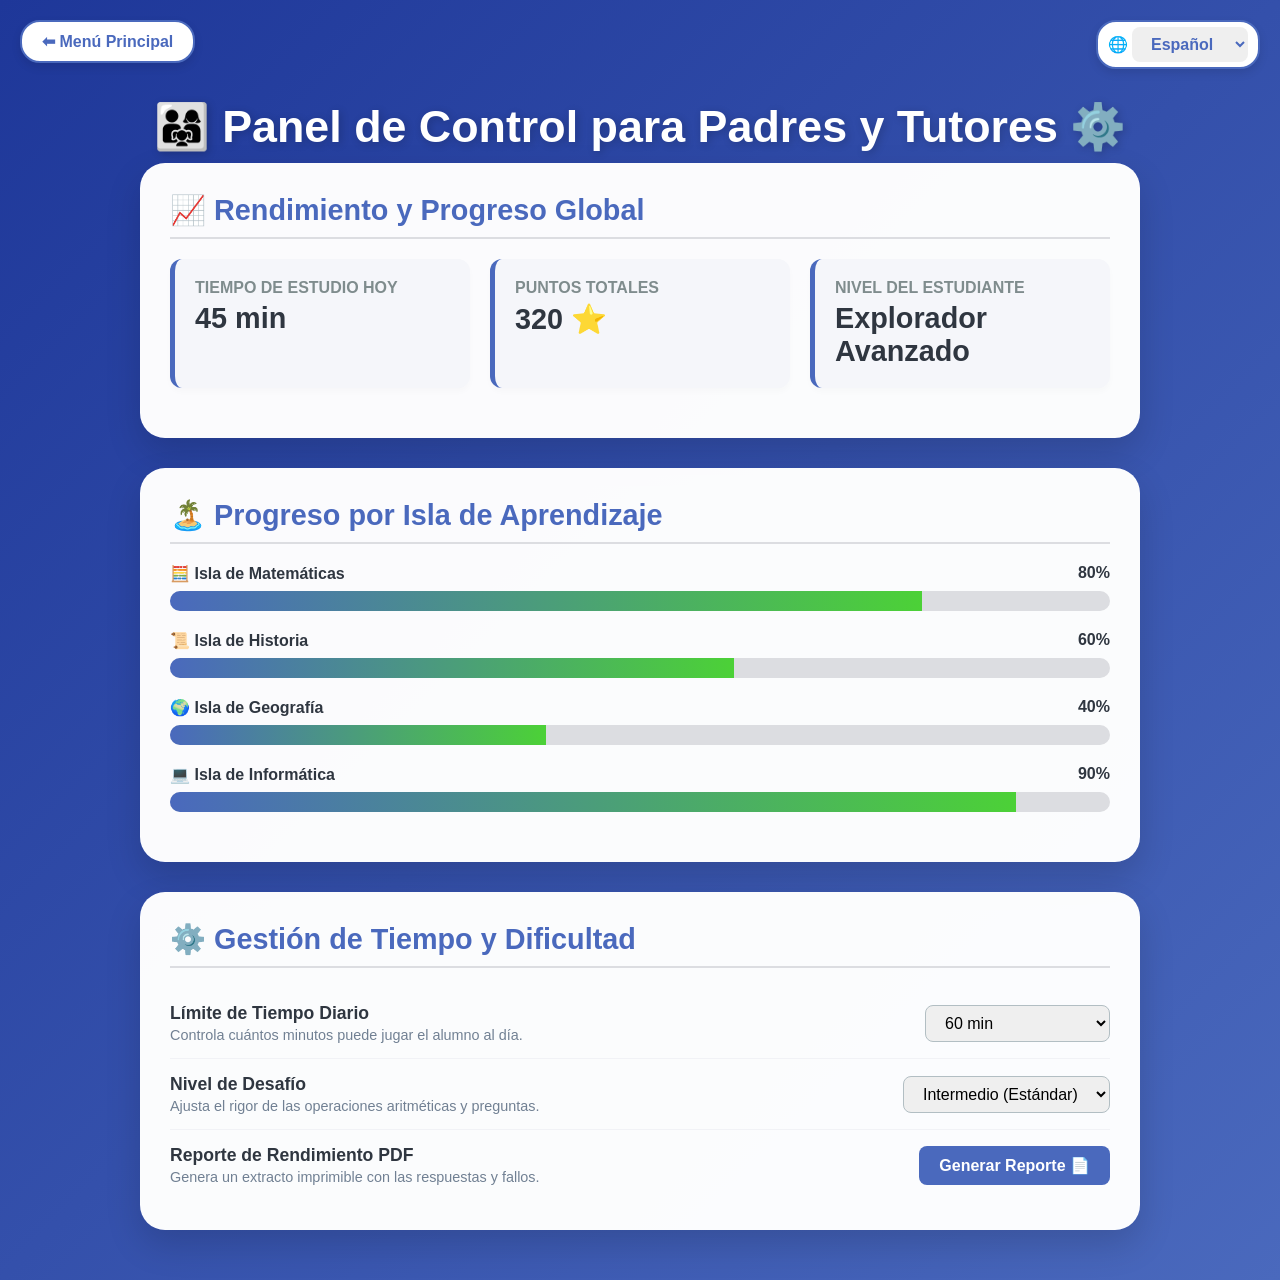
<file: padres.html>
<!DOCTYPE html>
<html lang="es">
<head>
    <meta charset="UTF-8">
    <meta name="viewport" content="width=device-width, initial-scale=1.0">
    <title>Panel de Control para Padres</title>
    <style>
        :root {
            --primary: #4a69bd;
            --accent-parents: #e84118;
            --bg-gradient: linear-gradient(135deg, #1e3799 0%, #4a69bd 100%);
            --glass-bg: rgba(255, 255, 255, 0.98);
            --text-dark: #2f3640;
            --sucess: #4cd137;
        }

        body {
            font-family: 'Segoe UI', Tahoma, Geneva, Verdana, sans-serif;
            background: var(--bg-gradient);
            margin: 0;
            padding: 20px;
            min-height: 100vh;
            color: var(--text-dark);
            box-sizing: border-box;
        }

        *, *::before, *::after {
            box-sizing: border-box;
        }

        /* --- BOTÓN VOLVER --- */
        .btn-volver {
            position: absolute;
            top: 20px;
            left: 20px;
            background: white;
            border: 2px solid var(--primary);
            color: var(--primary);
            padding: 10px 20px;
            font-size: 16px;
            font-weight: bold;
            border-radius: 20px;
            cursor: pointer;
            text-decoration: none;
            box-shadow: 0 4px 10px rgba(0,0,0,0.1);
            transition: all 0.2s;
            z-index: 100;
        }
        .btn-volver:hover {
            background: var(--primary);
            color: white;
            transform: translateY(-2px);
        }

        /* --- SELECTOR DE IDIOMA --- */
        .selector-idioma {
            position: absolute;
            top: 20px;
            right: 20px;
            background: white;
            padding: 5px 10px;
            border-radius: 20px;
            border: 2px solid var(--primary);
            box-shadow: 0 4px 10px rgba(0,0,0,0.1);
            z-index: 100;
        }
        .selector-idioma select {
            border: none;
            font-size: 16px;
            font-weight: bold;
            outline: none;
            cursor: pointer;
            color: var(--primary);
        }

        /* --- CONTENEDOR PRINCIPAL --- */
        .hub-container {
            max-width: 1000px;
            margin: 80px auto 0 auto;
            text-align: center;
        }

        h1 {
            font-size: 2.8rem;
            color: white;
            margin-bottom: 10px;
            text-shadow: 2px 2px 8px rgba(0,0,0,0.2);
        }

        /* --- PANEL DE SECCIONES --- */
        .seccion-bloque {
            background: var(--glass-bg);
            border-radius: 25px;
            padding: 30px;
            margin-bottom: 30px;
            box-shadow: 0 15px 35px rgba(0,0,0,0.15);
            text-align: left;
        }

        .seccion-bloque h2 {
            font-size: 1.8rem;
            color: var(--primary);
            margin-top: 0;
            margin-bottom: 20px;
            border-bottom: 2px solid #dcdde1;
            padding-bottom: 10px;
        }

        /* --- RESUMEN GENERAL (METRICAS) --- */
        .resumen-grid {
            display: grid;
            grid-template-columns: repeat(auto-fit, minmax(220px, 1fr));
            gap: 20px;
            margin-bottom: 20px;
        }

        .metrica-card {
            background: #f5f6fa;
            border-left: 5px solid var(--primary);
            padding: 20px;
            border-radius: 12px;
            box-shadow: 0 4px 6px rgba(0,0,0,0.02);
        }

        .metrica-card h3 {
            margin: 0 0 5px 0;
            font-size: 1rem;
            color: #7f8c8d;
            text-transform: uppercase;
        }

        .metrica-val {
            font-size: 1.8rem;
            font-weight: bold;
            color: var(--text-dark);
        }

        /* --- BARRAS DE PROGRESO DE ASIGNATURAS --- */
        .asignatura-progreso {
            margin-bottom: 20px;
        }

        .asignatura-info {
            display: flex;
            justify-content: space-between;
            font-weight: bold;
            margin-bottom: 8px;
        }

        .barra-total {
            background: #dcdde1;
            height: 20px;
            border-radius: 10px;
            overflow: hidden;
        }

        .barra-llena {
            background: linear-gradient(90deg, var(--primary), var(--sucess));
            height: 100%;
            width: 0%;
            transition: width 1s ease-out;
        }

        /* --- CONTROLES Y CONFIGURACIONES --- */
        .control-row {
            display: flex;
            justify-content: space-between;
            align-items: center;
            padding: 15px 0;
            border-bottom: 1px solid #f1f2f6;
        }
        .control-row:last-child { border: none; }

        .control-label {
            font-weight: bold;
            font-size: 1.1rem;
        }

        .control-desc {
            font-size: 0.9rem;
            color: #718093;
            margin: 3px 0 0 0;
        }

        select, input[type="range"] {
            padding: 8px 15px;
            font-size: 1rem;
            border-radius: 8px;
            border: 1px solid #b2bec3;
            outline: none;
        }

        .btn-accion {
            background: var(--primary);
            color: white;
            border: none;
            padding: 10px 20px;
            font-size: 1rem;
            font-weight: bold;
            border-radius: 8px;
            cursor: pointer;
            transition: background 0.2s;
        }
        .btn-accion:hover { background: #273c75; }

        /* --- RESPONSIVE --- */
        @media (max-width: 768px) {
            h1 { font-size: 2rem; }
            .seccion-bloque { padding: 20px; }
            .control-row { flex-direction: column; align-items: flex-start; gap: 10px; }
            .selector-idioma { position: static; display: inline-block; margin-top: 10px; }
        }

        @media (max-width: 480px) {
            body { padding: 10px; }
            .btn-volver { position: static; display: inline-block; margin-bottom: 15px; }
            .hub-container { margin-top: 10px; }
        }
    </style>
</head>
<body>

    <a href="menuprincipal.html" class="btn-volver" id="lbl-volver" onclick="sonarBoton()">⬅ Menú Principal</a>

    <div class="selector-idioma">
        🌐 <select id="select-lang" onchange="cambiarIdioma()">
            <option value="es">Español</option>
            <option value="en">English</option>
            <option value="fr">Français</option>
        </select>
    </div>

    <div class="hub-container">
        <h1 id="main-title">👨‍👩‍👧 Panel de Control para Padres y Tutores ⚙️</h1>

        <div class="seccion-bloque">
            <h2 id="sec1-title">📈 Rendimiento y Progreso Global</h2>
            <div class="resumen-grid">
                <div class="metrica-card">
                    <h3 id="lbl-m1">Tiempo de Estudio Hoy</h3>
                    <div class="metrica-val" id="val-m1">45 min</div>
                </div>
                <div class="metrica-card">
                    <h3 id="lbl-m2">Puntos Totales</h3>
                    <div class="metrica-val" id="val-m2">320 ⭐</div>
                </div>
                <div class="metrica-card">
                    <h3 id="lbl-m3">Nivel del Estudiante</h3>
                    <div class="metrica-val" id="val-m3">Explorador Avanzado</div>
                </div>
            </div>
        </div>

        <div class="seccion-bloque">
            <h2 id="sec2-title">🏝️ Progreso por Isla de Aprendizaje</h2>
            
            <div class="asignatura-progreso">
                <div class="asignatura-info">
                    <span id="isl-m1">🧮 Isla de Matemáticas</span>
                    <span>80%</span>
                </div>
                <div class="barra-total"><div class="barra-llena" style="width: 80%;"></div></div>
            </div>

            <div class="asignatura-progreso">
                <div class="asignatura-info">
                    <span id="isl-m2">📜 Isla de Historia</span>
                    <span>60%</span>
                </div>
                <div class="barra-total"><div class="barra-llena" style="width: 60%;"></div></div>
            </div>

            <div class="asignatura-progreso">
                <div class="asignatura-info">
                    <span id="isl-m3">🌍 Isla de Geografía</span>
                    <span>40%</span>
                </div>
                <div class="barra-total"><div class="barra-llena" style="width: 40%;"></div></div>
            </div>

            <div class="asignatura-progreso">
                <div class="asignatura-info">
                    <span id="isl-m4">💻 Isla de Informática</span>
                    <span>90%</span>
                </div>
                <div class="barra-total"><div class="barra-llena" style="width: 90%;"></div></div>
            </div>
        </div>

        <div class="seccion-bloque">
            <h2 id="sec3-title">⚙️ Gestión de Tiempo y Dificultad</h2>
            
            <div class="control-row">
                <div>
                    <div class="control-label" id="ctrl-t1">Límite de Tiempo Diario</div>
                    <div class="control-desc" id="ctrl-d1">Controla cuántos minutos puede jugar el alumno al día.</div>
                </div>
                <div>
                    <select id="time-limit" onchange="guardarAjuste()">
                        <option value="30">30 min</option>
                        <option value="60" selected>60 min</option>
                        <option value="90">90 min</option>
                        <option value="0">Sin límite / No limit</option>
                    </select>
                </div>
            </div>

            <div class="control-row">
                <div>
                    <div class="control-label" id="ctrl-t2">Nivel de Desafío</div>
                    <div class="control-desc" id="ctrl-d2">Ajusta el rigor de las operaciones aritméticas y preguntas.</div>
                </div>
                <div>
                    <select id="difficulty-level" onchange="guardarAjuste()">
                        <option value="easy" id="opt-easy">Principiante (Básico)</option>
                        <option value="medium" selected id="opt-medium">Intermedio (Estándar)</option>
                        <option value="hard" id="opt-hard">Avanzado (Reto)</option>
                    </select>
                </div>
            </div>

            <div class="control-row">
                <div>
                    <div class="control-label" id="ctrl-t3">Reporte de Rendimiento PDF</div>
                    <div class="control-desc" id="ctrl-d3">Genera un extracto imprimible con las respuestas y fallos.</div>
                </div>
                <div>
                    <button class="btn-accion" id="btn-reporte" onclick="descargarReporte()">Generar Reporte 📄</button>
                </div>
            </div>
        </div>
    </div>

    <script>
        // --- MOTOR DE LOCALIZACIÓN MULTILINGÜE ---
        let langActual = 'es';
        const locales = {
            es: {
                volver: "⬅ Menú Principal",
                title: "👨‍👩‍👧 Panel de Control para Padres y Tutores ⚙️",
                sec1: "📈 Rendimiento y Progreso Global",
                sec2: "🏝️ Progreso por Isla de Aprendizaje",
                sec3: "⚙️ Gestión de Tiempo y Dificultad",
                m1: "Tiempo de Estudio Hoy",
                m2: "Puntos Totales",
                m3: "Nivel del Estudiante",
                v_m3: "Explorador Avanzado",
                isl1: "🧮 Isla de Matemáticas",
                isl2: "📜 Isla de Historia",
                isl3: "🌍 Isla de Geografía",
                isl4: "💻 Isla de Informática",
                ct1: "Límite de Tiempo Diario",
                cd1: "Controla cuántos minutos puede jugar el alumno al día.",
                ct2: "Nivel de Desafío",
                cd2: "Ajusta el rigor de las operaciones aritméticas y preguntas.",
                ct3: "Reporte de Rendimiento PDF",
                cd3: "Genera un extracto imprimible con las respuestas y fallos.",
                easy: "Principiante (Básico)",
                medium: "Intermedio (Estándar)",
                hard: "Avanzado (Reto)",
                btn: "Generar Reporte 📄",
                save: "⚙️ Ajustes guardados correctamente.",
                rep: "📄 Generando reporte analítico... Enviando datos a impresión."
            },
            en: {
                volver: "⬅ Main Menu",
                title: "👨‍👩‍👧 Parents & Guardians Control Panel ⚙️",
                sec1: "📈 Global Performance & Analytics",
                sec2: "🏝️ Progress by Learning Island",
                sec3: "⚙️ Time Limits & Difficulty Management",
                m1: "Study Time Today",
                m2: "Total Score Points",
                m3: "Student Track Rank",
                v_m3: "Advanced Explorer",
                isl1: "🧮 Mathematics Island",
                isl2: "📜 History Island",
                isl3: "🌍 Geography Island",
                isl4: "💻 Computer Science Island",
                ct1: "Daily Time Allowance",
                cd1: "Manage how many screen minutes the student gets per day.",
                ct2: "Challenge Threshold",
                cd2: "Adjusts core algorithm arithmetic and general quiz difficulty.",
                ct3: "PDF Performance Export",
                cd3: "Generate a clean printable report detailing accurate answers and flaws.",
                easy: "Beginner (Basic)",
                medium: "Intermediate (Standard)",
                hard: "Advanced (Challenge)",
                btn: "Generate Report 📄",
                save: "⚙️ Configuration keys stored successfully.",
                rep: "📄 Fetching analytics metrics... Launching printing buffer link."
            },
            fr: {
                volver: "⬅ Menu Principal",
                title: "👨‍👩‍👧 Tableau de Bord des Parents et Tuteurs ⚙️",
                sec1: "📈 Performance et Suivi Global",
                sec2: "🏝️ Progression par Île d'Apprentissage",
                sec3: "⚙️ Gestion du Temps et de la Difficulté",
                m1: "Temps d'Étude Aujourd'hui",
                m2: "Points Cumulés",
                m3: "Rang de l'Élève",
                v_m3: "Explorateur Avancé",
                isl1: "🧮 Île des Mathématiques",
                isl2: "📜 Île d'Histoire",
                isl3: "🌍 Île de Géographie",
                isl4: "💻 Île d'Informatique",
                ct1: "Limite de Temps Quotidienne",
                cd1: "Contrôlez le nombre de minutes d'accès d'écran autorisé par jour.",
                ct2: "Niveau de Difficulté",
                cd2: "Ajuste la rigueur des opérations arithmétiques et des questionnaires.",
                ct3: "Rapport de Performance PDF",
                cd3: "Générez un bilan imprimable résumant les scores et erreurs.",
                easy: "Débutant (Basique)",
                medium: "Intermédiaire (Standard)",
                hard: "Avancé (Défi)",
                btn: "Générer le Rapport 📄",
                save: "⚙️ Paramètres enregistrés avec succès.",
                rep: "📄 Extraction des métriques... Préparation du document pour impression."
            }
        };

        function cambiarIdioma() {
            langActual = document.getElementById('select-lang').value;
            const res = locales[langActual];
            
            document.getElementById('lbl-volver').innerText = res.volver;
            document.getElementById('main-title').innerText = res.title;
            document.getElementById('sec1-title').innerText = res.sec1;
            document.getElementById('sec2-title').innerText = res.sec2;
            document.getElementById('sec3-title').innerText = res.sec3;
            
            document.getElementById('lbl-m1').innerText = res.m1;
            document.getElementById('lbl-m2').innerText = res.m2;
            document.getElementById('lbl-m3').innerText = res.m3;
            document.getElementById('val-m3').innerText = res.v_m3;

            document.getElementById('isl-m1').innerText = res.isl1;
            document.getElementById('isl-m2').innerText = res.isl2;
            document.getElementById('isl-m3').innerText = res.isl3;
            document.getElementById('isl-m4').innerText = res.isl4;

            document.getElementById('ctrl-t1').innerText = res.ct1;
            document.getElementById('ctrl-d1').innerText = res.cd1;
            document.getElementById('ctrl-t2').innerText = res.ct2;
            document.getElementById('ctrl-d2').innerText = res.cd2;
            document.getElementById('ctrl-t3').innerText = res.ct3;
            document.getElementById('ctrl-d3').innerText = res.cd3;

            document.getElementById('opt-easy').innerText = res.easy;
            document.getElementById('opt-medium').innerText = res.medium;
            document.getElementById('opt-hard').innerText = res.hard;
            document.getElementById('btn-reporte').innerText = res.btn;

            sonarSintetizador();
        }

        // --- EMISOR DE AUDIO SINTÉTICO NATIVO ---
        const audioCtx = new (window.AudioContext || window.webkitAudioContext)();

        function sonarSintetizador() {
            if (audioCtx.state === 'suspended') audioCtx.resume();
            const osc = audioCtx.createOscillator();
            const gain = audioCtx.createGain();
            osc.connect(gain); gain.connect(audioCtx.destination);
            
            osc.type = 'sine';
            osc.frequency.setValueAtTime(400, audioCtx.currentTime);
            gain.gain.setValueAtTime(0.03, audioCtx.currentTime);
            osc.start(); osc.stop(audioCtx.currentTime + 0.05);
        }
        function sonarBoton() { sonarSintetizador(); }

        // --- ACCIONES DEL PANEL ---
        function guardarAjuste() {
            sonarSintetizador();
            alert(locales[langActual].save);
        }

        function descargarReporte() {
            sonarSintetizador();
            alert(locales[langActual].rep);
        }
    </script>
</body>
</html>
</file>
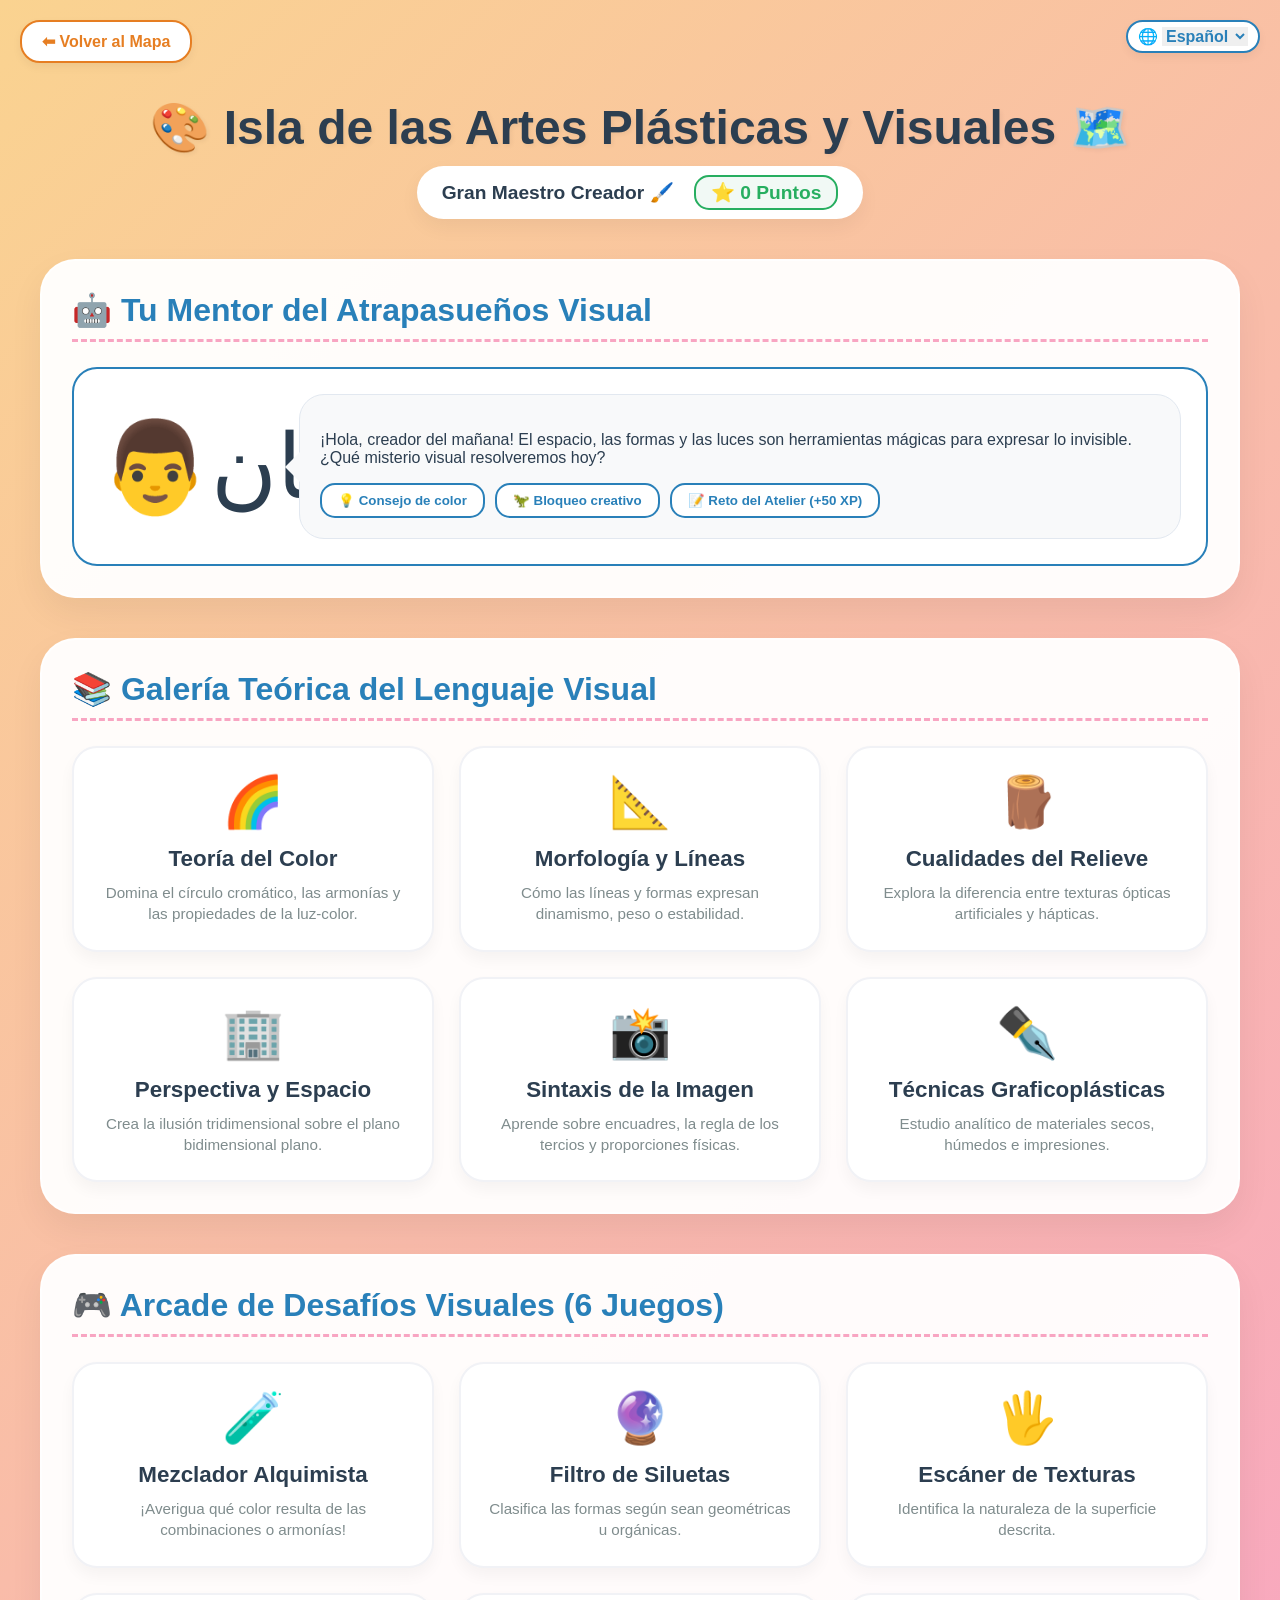
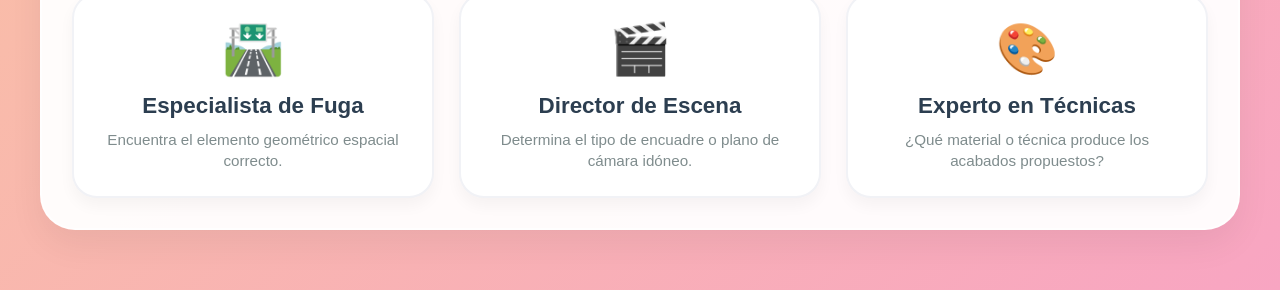
<file: plastica.html>
<!DOCTYPE html>
<html lang="es">
<head>
    <meta charset="UTF-8">
    <meta name="viewport" content="width=device-width, initial-scale=1.0">
    <title>Isla de las Artes Plásticas y Visuales</title>
    <style>
        :root {
            --primary: #9b59b6;
            --accent-art: #e67e22;
            --bg-gradient: linear-gradient(135deg, #fad390 0%, #f8a5c2 100%);
            --glass-bg: rgba(255, 255, 255, 0.95);
            --text-dark: #2c3e50;
        }

        body {
            font-family: 'Arial Rounded MT Bold', 'Comic Sans MS', sans-serif;
            background: var(--bg-gradient);
            margin: 0;
            padding: 20px;
            min-height: 100vh;
            color: var(--text-dark);
            box-sizing: border-box;
            user-select: none;
        }

        *, *::before, *::after {
            box-sizing: border-box;
        }

        /* --- BOTÓN VOLVER --- */
        .btn-volver {
            position: absolute;
            top: 20px;
            left: 20px;
            background: white;
            border: 2px solid var(--accent-art);
            color: var(--accent-art);
            padding: 10px 20px;
            font-size: 16px;
            font-weight: bold;
            border-radius: 20px;
            cursor: pointer;
            text-decoration: none;
            box-shadow: 0 4px 10px rgba(0,0,0,0.05);
            transition: all 0.2s;
            z-index: 100;
        }
        .btn-volver:hover {
            background: var(--accent-art);
            color: white;
            transform: translateY(-2px);
        }

        /* --- SELECTOR DE IDIOMA --- */
        .selector-idioma {
            position: absolute;
            top: 20px;
            right: 20px;
            background: white;
            padding: 5px 10px;
            border-radius: 20px;
            border: 2px solid #2980b9;
            box-shadow: 0 4px 10px rgba(0,0,0,0.05);
            z-index: 100;
        }
        .selector-idioma select {
            border: none;
            font-size: 16px;
            font-weight: bold;
            font-family: inherit;
            outline: none;
            cursor: pointer;
            color: #2980b9;
        }

        /* --- CONTENEDOR PRINCIPAL --- */
        .hub-container {
            max-width: 1200px;
            margin: 80px auto 0 auto;
            text-align: center;
        }

        h1 {
            font-size: 3rem;
            color: #2c3e50;
            margin-bottom: 10px;
            text-shadow: 2px 2px 4px rgba(0,0,0,0.05);
            animation: flotar 3s ease-in-out infinite;
        }

        .sub-bar {
            background: white;
            padding: 15px 25px;
            border-radius: 30px;
            display: inline-block;
            margin-bottom: 40px;
            box-shadow: 0 8px 20px rgba(0,0,0,0.05);
            font-size: 1.2rem;
            font-weight: bold;
        }

        .puntos-badge {
            color: #27ae60;
            margin-left: 15px;
            background: #f1f9f5;
            padding: 5px 15px;
            border-radius: 15px;
            border: 2px solid #27ae60;
        }

        /* --- PANELES DE SECCIONES --- */
        .seccion-bloque {
            background: var(--glass-bg);
            border-radius: 35px;
            padding: 30px;
            margin-bottom: 40px;
            box-shadow: 0 15px 35px rgba(0,0,0,0.06);
            border: 2px solid rgba(255,255,255,0.7);
            text-align: left;
        }

        .seccion-bloque h2 {
            font-size: 2rem;
            color: #2980b9;
            margin-top: 0;
            margin-bottom: 25px;
            border-bottom: 3px dashed #f8a5c2;
            padding-bottom: 10px;
        }

        /* --- GRILLA ADAPTIVA --- */
        .grid-cards {
            display: grid;
            grid-template-columns: repeat(auto-fit, minmax(280px, 1fr));
            gap: 25px;
        }

        .card-actividad {
            background: white;
            border-radius: 25px;
            padding: 25px;
            text-align: center;
            box-shadow: 0 8px 15px rgba(0,0,0,0.04);
            border: 2px solid #f1f2f6;
            cursor: pointer;
            transition: all 0.3s cubic-bezier(0.175, 0.885, 0.32, 1.275);
        }

        .card-actividad:hover {
            transform: translateY(-8px);
            box-shadow: 0 15px 25px rgba(41, 128, 185, 0.15);
            border-color: #f8a5c2;
        }

        .card-icon {
            font-size: 50px;
            margin-bottom: 15px;
        }

        .card-actividad h3 {
            margin: 10px 0;
            font-size: 1.4rem;
            color: #2c3e50;
        }

        .card-actividad p {
            margin: 0;
            color: #7f8c8d;
            font-size: 0.95rem;
            line-height: 1.4;
        }

        /* --- ZONA DE JUEGO ACTIVA --- */
        .zona-juego-activa {
            display: none;
            background: white;
            border-radius: 35px;
            padding: 40px 20px;
            margin-bottom: 40px;
            box-shadow: 0 20px 40px rgba(0,0,0,0.1);
            border: 3px solid #2980b9;
            text-align: center;
            animation: entrada 0.4s ease-out;
        }

        .pantalla-operacion {
            font-size: 2.8rem;
            font-weight: bold;
            margin: 20px 0;
            color: #2c3e50;
            letter-spacing: 1px;
            word-break: break-word;
        }

        .input-respuesta {
            font-size: 2rem;
            width: 80%;
            max-width: 350px;
            text-align: center;
            padding: 12px;
            border: 3px solid #bdc3c7;
            border-radius: 20px;
            outline: none;
            font-family: inherit;
            margin-bottom: 20px;
        }
        .input-respuesta:focus { border-color: #2980b9; }

        .btn-comprobar {
            display: block;
            margin: 0 auto;
            background: linear-gradient(45deg, #2980b9, #9b59b6);
            color: white;
            border: none;
            padding: 15px 40px;
            font-size: 1.3rem;
            font-weight: bold;
            border-radius: 30px;
            cursor: pointer;
            box-shadow: 0 5px 15px rgba(41, 128, 185, 0.3);
        }

        /* --- SECCIÓN TUTOR ARTÍSTICO --- */
        .contenedor-tutora {
            display: grid;
            grid-template-columns: 180px 1fr;
            gap: 20px;
            align-items: center;
            background: #fff;
            padding: 25px;
            border-radius: 25px;
            border: 2px solid #2980b9;
        }

        .avatar-ia { font-size: 90px; text-align: center; animation: flotar 4s ease-in-out infinite; }

        .bocadillo-chat {
            background: #f8f9fa;
            padding: 20px;
            border-radius: 25px;
            position: relative;
            border: 1px solid #e2e8f0;
        }

        .bocadillo-chat::before {
            content: ''; position: absolute; left: -15px; top: 50%;
            transform: translateY(-50%); border-width: 15px 15px 15px 0;
            border-style: solid; border-color: transparent #f8f9fa transparent transparent;
        }

        .opciones-tutora { margin-top: 15px; display: flex; gap: 10px; flex-wrap: wrap; }
        .btn-opcion-chat {
            background: white; border: 2px solid #2980b9; color: #2980b9;
            padding: 8px 16px; border-radius: 15px; cursor: pointer;
            font-weight: bold; transition: all 0.2s;
        }
        .btn-opcion-chat:hover { background: #2980b9; color: white; }

        /* --- MODAL DE TEORÍA --- */
        .modal-teoria {
            display: none; position: fixed; top: 0; left: 0; width: 100vw; height: 100vh;
            background: rgba(0,0,0,0.5); backdrop-filter: blur(8px); z-index: 1000;
            justify-content: center; align-items: center;
        }

        .modal-teoria-contenido {
            background: white; padding: 40px; border-radius: 35px;
            max-width: 650px; width: 90%; max-height: 85vh; overflow-y: auto;
            position: relative; text-align: left; box-shadow: 0 20px 40px rgba(0,0,0,0.2);
            animation: entrada 0.3s cubic-bezier(0.175, 0.885, 0.32, 1.275);
        }

        .btn-cerrar-modal {
            position: absolute; top: 20px; right: 20px; background: #e74c3c;
            color: white; border: none; width: 35px; height: 35px; border-radius: 50%;
            cursor: pointer; font-weight: bold;
        }

        /* --- RESPONSIVE --- */
        @media (max-width: 820px) {
            h1 { font-size: 2.2rem; }
            .contenedor-tutora { grid-template-columns: 1fr; text-align: center; }
            .bocadillo-chat::before { display: none; }
            .avatar-ia { margin-bottom: 10px; }
            .pantalla-operacion { font-size: 2.1rem; }
            .selector-idioma { position: static; display: inline-block; margin-top: 10px; }
        }

        @media (max-width: 480px) {
            body { padding: 10px; }
            h1 { font-size: 1.8rem; }
            .seccion-bloque { padding: 20px; border-radius: 25px; }
            .seccion-bloque h2 { font-size: 1.4rem; }
            .btn-volver { position: static; display: inline-block; margin-bottom: 15px; }
            .hub-container { margin-top: 10px; }
        }

        @keyframes flotar {
            0%, 100% { transform: translateY(0); }
            50% { transform: translateY(-10px); }
        }
        @keyframes entrada {
            from { opacity: 0; transform: scale(0.95) translateY(15px); }
            to { opacity: 1; transform: scale(1) translateY(0); }
        }
    </style>
</head>
<body>

    <a href="menuprincipal.html" class="btn-volver" id="lbl-volver" onclick="sonarBoton()">⬅ Volver al Mapa</a>

    <div class="selector-idioma">
        🌐 <select id="select-lang" onchange="cambiarIdioma()">
            <option value="es">Español</option>
            <option value="en">English</option>
            <option value="fr">Français</option>
        </select>
    </div>

    <div class="hub-container">
        <h1 id="main-title">🎨 Isla de las Artes Plásticas y Visuales 🗺️</h1>
        <div class="sub-bar">
            <span id="user-badge">Gran Maestro Creador 🖌️</span>
            <span class="puntos-badge">⭐ <span id="marcador-puntos">0</span> <span id="lbl-puntos">Puntos</span></span>
        </div>

        <div id="zona-de-juego" class="zona-juego-activa">
            <h2 id="titulo-juego-activo">Desafío Técnico</h2>
            <p id="instrucciones-juego-activo">Observa el problema artístico:</p>
            <div id="pantalla-artes" class="pantalla-operacion">Concepto</div>
            <input type="text" id="respuesta-usuario" class="input-respuesta" placeholder="..." autocomplete="off" spellcheck="false">
            <button class="btn-comprobar" id="btn-verificar" onclick="validarRespuestaJuego()">Comprobar Dibujo 🚀</button>
        </div>

        <div class="seccion-bloque">
            <h2 id="sec1-title">🤖 Tu Mentor del Atrapasueños Visual</h2>
            <div class="contenedor-tutora">
                <div class="avatar-ia">👨‍نان</div>
                <div class="bocadillo-chat">
                    <p id="texto-chat-tutora">¡Hola, creador del mañana! El espacio, las formas y las luces son herramientas mágicas para expresar lo invisible. ¿Qué misterio visual resolveremos hoy?</p>
                    <div class="opciones-tutora">
                        <button class="btn-opcion-chat" id="opt-truco" onclick="charlarTutora('truco')">💡 Consejo de color</button>
                        <button class="btn-opcion-chat" id="opt-miedo" onclick="charlarTutora('miedo')">🦖 Bloqueo creativo</button>
                        <button class="btn-opcion-chat" id="opt-examen" onclick="charlarTutora('examen')">📝 Reto del Atelier (+50 XP)</button>
                    </div>
                </div>
            </div>
        </div>

        <div class="seccion-bloque">
            <h2 id="sec2-title">📚 Galería Teórica del Lenguaje Visual</h2>
            <div class="grid-cards">
                <div class="card-actividad" onclick="abrirTeoria('color')">
                    <div class="card-icon">🌈</div>
                    <h3 id="card-t1">Teoría del Color</h3>
                    <p id="card-d1">Domina el círculo cromático, las armonías y las propiedades de la luz-color.</p>
                </div>
                <div class="card-actividad" onclick="abrirTeoria('formas')">
                    <div class="card-icon">📐</div>
                    <h3 id="card-t2">Morfología y Líneas</h3>
                    <p id="card-d2">Cómo las líneas y formas expresan dinamismo, peso o estabilidad.</p>
                </div>
                <div class="card-actividad" onclick="abrirTeoria('texturas')">
                    <div class="card-icon">🪵</div>
                    <h3 id="card-t3">Cualidades del Relieve</h3>
                    <p id="card-d3">Explora la diferencia entre texturas ópticas artificiales y hápticas.</p>
                </div>
                <div class="card-actividad" onclick="abrirTeoria('perspectiva')">
                    <div class="card-icon">🏢</div>
                    <h3 id="card-t4">Perspectiva y Espacio</h3>
                    <p id="card-d4">Crea la ilusión tridimensional sobre el plano bidimensional plano.</p>
                </div>
                <div class="card-actividad" onclick="abrirTeoria('composicion')">
                    <div class="card-icon">📸</div>
                    <h3 id="card-t5">Sintaxis de la Imagen</h3>
                    <p id="card-d5">Aprende sobre encuadres, la regla de los tercios y proporciones físicas.</p>
                </div>
                <div class="card-actividad" onclick="abrirTeoria('tecnicas')">
                    <div class="card-icon">✒️</div>
                    <h3 id="card-t6">Técnicas Graficoplásticas</h3>
                    <p id="card-d6">Estudio analítico de materiales secos, húmedos e impresiones.</p>
                </div>
            </div>
        </div>

        <div class="seccion-bloque">
            <h2 id="sec3-title">🎮 Arcade de Desafíos Visuales (6 Juegos)</h2>
            <div class="grid-cards">
                <div class="card-actividad" onclick="iniciarJuego('color_mix')">
                    <div class="card-icon">🧪</div>
                    <h3 id="game-t1">Mezclador Alquimista</h3>
                    <p id="game-d1">¡Averigua qué color resulta de las combinaciones o armonías!</p>
                </div>
                <div class="card-actividad" onclick="iniciarJuego('formas_geom')">
                    <div class="card-icon">🔮</div>
                    <h3 id="game-t2">Filtro de Siluetas</h3>
                    <p id="game-d2">Clasifica las formas según sean geométricas u orgánicas.</p>
                </div>
                <div class="card-actividad" onclick="iniciarJuego('textura_lab')">
                    <div class="card-icon">🖐️</div>
                    <h3 id="game-t3">Escáner de Texturas</h3>
                    <p id="game-d3">Identifica la naturaleza de la superficie descrita.</p>
                </div>
                <div class="card-actividad" onclick="iniciarJuego('persp_master')">
                    <div class="card-icon">🛣️</div>
                    <h3 id="game-t4">Especialista de Fuga</h3>
                    <p id="game-d4">Encuentra el elemento geométrico espacial correcto.</p>
                </div>
                <div class="card-actividad" onclick="iniciarJuego('planos')">
                    <div class="card-icon">🎬</div>
                    <h3 id="game-t5">Director de Escena</h3>
                    <p id="game-d5">Determina el tipo de encuadre o plano de cámara idóneo.</p>
                </div>
                <div class="card-actividad" onclick="iniciarJuego('materiales')">
                    <div class="card-icon">🎨</div>
                    <h3 id="game-t6">Experto en Técnicas</h3>
                    <p id="game-d6">¿Qué material o técnica produce los acabados propuestos?</p>
                </div>
            </div>
        </div>
    </div>

    <div id="modal-teoria" class="modal-teoria">
        <div class="modal-teoria-contenido">
            <button class="btn-cerrar-modal" onclick="cerrarTeoria()">X</button>
            <h2 id="modal-titulo-teoria">Teoría de Arte</h2>
            <div id="modal-cuerpo-teoria">Contenido...</div>
        </div>
    </div>

    <script>
        // --- MOTOR DE LOCALIZACIÓN MULTILINGÜE ---
        let langActual = 'es';
        const locales = {
            es: {
                volver: "⬅ Volver al Mapa", title: "🎨 Isla de las Artes Plásticas y Visuales 🗺️",
                badge: "Gran Maestro Creador 🖌️", puntos: "Puntos", verificar: "Comprobar Dibujo 🚀",
                sec1: "🤖 Tu Mentor del Atrapasueños Visual", sec2: "📚 Galería Teórica del Lenguaje Visual", sec3: "🎮 Arcade de Desafíos Visuales (6 Juegos)",
                chat: "¡Hola, creador del mañana! El espacio, las formas y las luces son herramientas mágicas para expresar lo invisible. ¿Qué misterio visual resolveremos hoy?",
                opt1: "💡 Consejo de color", opt2: "🦖 Bloqueo creativo", opt3: "📝 Reto del Atelier (+50 XP)",
                t1: "Teoría del Color", d1: "Domina el círculo cromático, las armonías y las propiedades de la luz-color.",
                t2: "Morfología y Líneas", d2: "Cómo las líneas y formas expresan dinamismo, peso o estabilidad.",
                t3: "Cualidades del Relieve", d3: "Explora la diferencia entre texturas ópticas artificiales y hápticas.",
                t4: "Perspectiva y Espacio", d4: "Crea la ilusión tridimensional sobre el plano bidimensional plano.",
                t5: "Sintaxis de la Imagen", d5: "Aprende sobre encuadres, la regla de los tercios y proporciones físicas.",
                t6: "Técnicas Graficoplásticas", d6: "Estudio analítico de materiales secos, húmedos e impresiones.",
                gt1: "Mezclador Alquimista", gd1: "¡Averigua qué color resulta de las combinaciones o armonías!",
                gt2: "Filtro de Siluetas", gd2: "Clasifica las formas según sean geométricas u orgánicas.",
                gt3: "Escáner de Texturas", gd3: "Identifica la naturaleza de la superficie descrita.",
                gt4: "Especialista de Fuga", gd4: "Encuentra el elemento geométrico espacial correcto.",
                gt5: "Director de Escena", gd5: "Determina el tipo de encuadre o plano de cámara idóneo.",
                gt6: "Experto en Técnicas", gd6: "¿Qué material o técnica produce los acabados propuestos?",
                inst_color: "Rojo + Amarillo = ¿Qué color secundario se forma?",
                inst_forma: "¿Un círculo o un cuadrado es una forma 'geometrica' u 'organica'?",
                inst_textura: "La lija o el tronco de un árbol tienen una textura... ¿'tactil' o 'visual'?",
                inst_persp: "¿Dónde convergen las líneas paralelas que van hacia el fondo? (Punto de ...)",
                inst_planos: "El plano que corta a una persona por el pecho/hombros es el Plano... ¿'medio' o 'detalle'?",
                inst_tecn_es: "¿Qué técnica pictórica usa agua y capas translúcidas sobre papel?",
                err: "❌ ¡Error de trazo! La respuesta artística correcta era:", ok: "✨ ¡Obra maestra completada! Increíble técnica. +10 puntos ⭐"
            },
            en: {
                volver: "⬅ Back to Map", title: "🎨 Plastic and Visual Arts Island 🗺️",
                badge: "Grand Creative Master 🖌️", puntos: "Points", verificar: "Verify Artwork 🚀",
                sec1: "🤖 Your Visual Dreams Mentor", sec2: "📚 Theoretical Visual Language Gallery", sec3: "🎮 Visual Challenges Arcade (6 Games)",
                chat: "Hello, creator of tomorrow! Space, shapes, and lights are magical tools to reveal the invisible. What visual mystery shall we solve today?",
                opt1: "💡 Color Tip", opt2: "🦖 Creative Block", opt3: "📝 Atelier Challenge (+50 XP)",
                t1: "Color Theory", d1: "Master the color wheel, color harmonies, and properties of light-color.",
                t2: "Lines & Morphology", d2: "How lines and shapes express weight, movement, or balance.",
                t3: "Texture Qualities", d3: "Explore differences between artificial optical and haptic textures.",
                t4: "Perspective & Space", d4: "Create a 3D illusion perfectly on a flat 2D sheet.",
                t5: "Image Syntax", d5: "Learn framing rules, the rule of thirds, and balanced ratios.",
                t6: "Studio Techniques", d6: "Analytical study of dry media, wet paint, and printmaking.",
                gt1: "Alchemy Mixer", gd1: "Find out what color results from combinations or matching sets!",
                gt2: "Silhouette Filter", gd2: "Classify items as geometric or organic structural shapes.",
                gt3: "Texture Scanner", gd3: "Identify the biological or artificial surface type described.",
                gt4: "Perspective Specialist", gd4: "Locate the exact spatial geometric anchor point requested.",
                gt5: "Stage Director", gd5: "Determine the ideal framing or photographic camera angle.",
                gt6: "Techniques Expert", gd6: "Which fine art medium produces the listed aesthetic finish?",
                inst_color: "Red + Yellow = Which secondary color is made?",
                inst_forma: "Is a perfect square a 'geometric' or 'organic' shape?",
                inst_textura: "Tree bark or rough sandpaper has a... 'tactile' or 'visual' texture?",
                inst_persp: "Where do parallel lines meet in a drawing? (The vanishing ...)",
                inst_planos: "A shot showing only a person's head and shoulders is a 'closeup' or 'wide' shot?",
                inst_tecn_es: "Which medium uses translucent pigments washed with water on paper?",
                err: "❌ Brush stroke failure! The accurate artistic answer was:", ok: "✨ Masterpiece completed! Stellar technique. +10 points ⭐"
            },
            fr: {
                volver: "⬅ Retour a la Carte", title: "🎨 L'Île des Arts Plastiques et Visuels 🗺️",
                badge: "Grand Maître Créateur 🖌️", puntos: "Points", verificar: "Vérifier le Dessin 🚀",
                sec1: "🤖 Votre Mentor de l'Espace Visuel", sec2: "📚 Galerie Théorique du Langage Visuel", sec3: "🎮 Arcade de Défis Visuels (6 Jeux)",
                chat: "Bonjour, créateur de demain ! L'espace, les formes et les lumières sont des outils magiques. Quel mystère artistique allons-nous percer ?",
                opt1: "💡 Conseil Couleur", opt2: "🦖 Panne d'inspiration", opt3: "📝 Défi de l'Atelier (+50 XP)",
                t1: "Théorie de la Couleur", d1: "Maîtrisez le cercle chromatique, les harmonies et la synthèse.",
                t2: "Lignes et Formes", d2: "Comment les lignes créent le dynamisme, le poids ou l'équilibre.",
                t3: "Qualités des Textures", d3: "Explorez la différence entre textures visuelles et tactiles.",
                t4: "Perspective et Espace", d4: "Créez l'illusion de la 3D sur un support papier plat en 2D.",
                t5: "Syntaxe de l'Image", d5: "Apprenez le cadrage, la règle des tiers et la composition pure.",
                t6: "Techniques Plastiques", d6: "Étude des médiums secs, humides et des procédés d'impression.",
                gt1: "Mélangeur Alchimiste", gd1: "Trouvez quelle nuance naît des combinaisons chromatiques !",
                gt2: "Filtre de Silhouettes", gd2: "Classez les formes selon qu'elles sont géométriques ou organiques.",
                gt3: "Scanner de Textures", gd3: "Identifiez la nature de la surface ou du relief représenté.",
                gt4: "Spécialiste de la Fuite", gd4: "Trouvez le bon repère géométrique spatial de la scène.",
                gt5: "Directeur de Scène", gd5: "Déterminez le type de cadrage ou de plan cinématographique.",
                gt6: "Expert en Techniques", gd6: "Quel matériau produit le rendu artistique mentionné ?",
                inst_color: "Rouge + Jaune = Quel coloris secondaire obtient-on ?",
                inst_forma: "Un cercle ou un losange est une forme 'geometrique' ou 'organique' ?",
                inst_textura: "L'écorce d'un arbre a une texture... 'tactile' ou 'visuelle' ?",
                inst_persp: "Où convergent les lignes de fuite parallèles ? (Point de ...)",
                inst_planos: "Le plan cadrant un acteur au niveau de la poitrine est un plan 'moyen' ou 'rapproche' ?",
                inst_tecn_es: "Quelle technique utilise des pigments transparents délayés dans l'eau ?",
                err: "❌ Faute de composition ! La réponse académique était :", ok: "✨ Chef-d'œuvre accompli ! Une sensibilité unique. +10 points ⭐"
            }
        };

        function cambiarIdioma() {
            langActual = document.getElementById('select-lang').value;
            const res = locales[langActual];
            
            document.getElementById('lbl-volver').innerText = res.volver;
            document.getElementById('main-title').innerText = res.title;
            document.getElementById('user-badge').innerText = res.badge;
            document.getElementById('lbl-puntos').innerText = res.puntos;
            document.getElementById('btn-verificar').innerText = res.verificar;
            document.getElementById('sec1-title').innerText = res.sec1;
            document.getElementById('sec2-title').innerText = res.sec2;
            document.getElementById('sec3-title').innerText = res.sec3;
            document.getElementById('texto-chat-tutora').innerText = res.chat;
            document.getElementById('opt-truco').innerText = res.opt1;
            document.getElementById('opt-miedo').innerText = res.opt2;
            document.getElementById('opt-examen').innerText = res.opt3;
            
            document.getElementById('card-t1').innerText = res.t1; document.getElementById('card-d1').innerText = res.d1;
            document.getElementById('card-t2').innerText = res.t2; document.getElementById('card-d2').innerText = res.d2;
            document.getElementById('card-t3').innerText = res.t3; document.getElementById('card-d3').innerText = res.d3;
            document.getElementById('card-t4').innerText = res.t4; document.getElementById('card-d4').innerText = res.d4;
            document.getElementById('card-t5').innerText = res.t5; document.getElementById('card-d5').innerText = res.d5;
            document.getElementById('card-t6').innerText = res.t6; document.getElementById('card-d6').innerText = res.d6;
            
            document.getElementById('game-t1').innerText = res.gt1; document.getElementById('game-d1').innerText = res.gd1;
            document.getElementById('game-t2').innerText = res.gt2; document.getElementById('game-d2').innerText = res.gd2;
            document.getElementById('game-t3').innerText = res.gt3; document.getElementById('game-d3').innerText = res.gd3;
            document.getElementById('game-t4').innerText = res.gt4; document.getElementById('game-d4').innerText = res.gd4;
            document.getElementById('game-t5').innerText = res.gt5; document.getElementById('game-d5').innerText = res.gd5;
            document.getElementById('game-t6').innerText = res.gt6; document.getElementById('game-d6').innerText = res.gd6;
            
            if (document.getElementById('zona-de-juego').style.display === 'block') {
                generarPreguntaJuego();
            }
            sonarSintetizador('clic');
        }

        // --- SINTETIZADOR DE EFECTOS SONOROS ---
        const audioCtx = new (window.AudioContext || window.webkitAudioContext)();
        let puntosTotales = 0;

        function sonarSintetizador(tipo) {
            if (audioCtx.state === 'suspended') audioCtx.resume();
            const osc = audioCtx.createOscillator();
            const gain = audioCtx.createGain();
            osc.connect(gain); gain.connect(audioCtx.destination);

            if (tipo === 'clic') {
                osc.type = 'sine'; osc.frequency.setValueAtTime(450, audioCtx.currentTime);
                gain.gain.setValueAtTime(0.08, audioCtx.currentTime);
                osc.start(); osc.stop(audioCtx.currentTime + 0.08);
            } else if (tipo === 'correcto') {
                osc.type = 'sine'; osc.frequency.setValueAtTime(523.25, audioCtx.currentTime); // C5
                osc.frequency.setValueAtTime(659.25, audioCtx.currentTime + 0.08); // E5
                osc.frequency.setValueAtTime(783.99, audioCtx.currentTime + 0.16); // G5
                gain.gain.setValueAtTime(0.1, audioCtx.currentTime);
                osc.start(); osc.stop(audioCtx.currentTime + 0.3);
            } else if (tipo === 'error') {
                osc.type = 'triangle'; osc.frequency.setValueAtTime(180, audioCtx.currentTime);
                gain.gain.setValueAtTime(0.15, audioCtx.currentTime);
                osc.start(); osc.stop(audioCtx.currentTime + 0.25);
            }
        }
        function sonarBoton() { sonarSintetizador('clic'); }

        // --- BANCO DE DATOS DE DIBUJO Y DISEÑO ---
        const dbJuegos = {
            es: {
                color_mix: [{p: 'Azul + Amarillo', r: 'verde'}, {p: 'Rojo + Azul', r: 'violeta'}, {p: 'Complementario del Azul', r: 'naranja'}],
                formas_geom: [{p: 'Una Hoja de Árbol', r: 'organica'}, {p: 'Un Triángulo Rectángulo', r: 'geometrica'}, {p: 'Una Nube', r: 'organica'}],
                textura_lab: [{p: 'La corteza de un pino', r: 'tactil'}, {p: 'Una foto digital de mármol liso', r: 'visual'}, {p: 'Ladrillo visto', r: 'tactil'}],
                persp_master: [{p: 'Punto de...', r: 'fuga'}, {p: 'Línea de...', r: 'horizonte'}, {p: 'Plano del...', r: 'cuadro'}],
                planos: [{p: 'Corte a la altura de las rodillas', r: 'americano'}, {p: 'Rostro entero del actor', r: 'primer plano'}, {p: 'Muestra un ojo gigante', r: 'detalle'}],
                materiales: [{p: 'Acuarela', r: 'humeda'}, {p: 'Carboncillo', r: 'seca'}, {p: 'Lápiz de Grafito', r: 'seca'}, {p: 'Óleo', r: 'humeda'}]
            },
            en: {
                color_mix: [{p: 'Blue + Yellow', r: 'green'}, {p: 'Red + Blue', r: 'purple'}, {p: 'Complement of Blue', r: 'orange'}],
                formas_geom: [{p: 'A tree leaf', r: 'organic'}, {p: 'A perfect hexagon', r: 'geometric'}, {p: 'A cloud shape', r: 'organic'}],
                textura_lab: [{p: 'Rough dry wood', r: 'tactile'}, {p: 'Digital flat marble photo', r: 'visual'}, {p: 'A smooth screen', r: 'visual'}],
                persp_master: [{p: 'Vanishing...', r: 'point'}, {p: 'Horizon...', r: 'line'}, {p: 'Ground...', r: 'line'}],
                planos: [{p: 'Shot from the knees up', r: 'american'}, {p: 'Full face of character', r: 'closeup'}, {p: 'A single macro eye', r: 'detail'}],
                materiales: [{p: 'Watercolor', r: 'wet'}, {p: 'Charcoal stick', r: 'dry'}, {p: 'Oil paint', r: 'wet'}, {p: 'Colored pencil', r: 'dry'}]
            },
            fr: {
                color_mix: [{p: 'Bleu + Jaune', r: 'vert'}, {p: 'Rouge + Bleu', r: 'violet'}, {p: 'Complémentaire du Bleu', r: 'orange'}],
                formas_geom: [{p: 'Une feuille de chêne', r: 'organique'}, {p: 'Un polygone régulier', r: 'geometrique'}, {p: 'Un nuage', r: 'organique'}],
                textura_lab: [{p: 'Écorce de bois', r: 'tactile'}, {p: 'Image plate de granite', r: 'visuelle'}, {p: 'Papier de verre rugueux', r: 'tactile'}],
                persp_master: [{p: 'Point de...', r: 'fuite'}, {p: 'Ligne d\'...', r: 'horizon'}, {p: 'Point de...', r: 'vue'}],
                planos: [{p: 'Cadrage au niveau des genoux', r: 'americain'}, {p: 'Visage entier cadré', r: 'rapproche'}, {p: 'Un zoom sur une bague', r: 'detail'}],
                materiales: [{p: 'Aquarelle', r: 'humide'}, {p: 'Fusain', r: 'seche'}, {p: 'Peinture à l\'huile', r: 'humide'}, {p: 'Craie', r: 'seche'}]
            }
        };

        let juegoActual = '';
        let respuestasAceptables = [];

        function iniciarJuego(tipo) {
            sonarSintetizador('clic');
            juegoActual = tipo;
            document.getElementById('zona-de-juego').style.display = 'block';
            window.scrollTo({ top: 0, behavior: 'smooth' });
            generarPreguntaJuego();
        }

        function generarPreguntaJuego() {
            const pantalla = document.getElementById('pantalla-artes');
            const input = document.getElementById('respuesta-usuario');
            const instrucciones = document.getElementById('instrucciones-juego-activo');
            const res = locales[langActual];
            input.value = ''; input.focus();
            respuestasAceptables = [];

            if (juegoActual === 'color_mix') {
                document.getElementById('titulo-juego-activo').innerText = "🧪 " + res.gt1;
                instrucciones.innerText = res.inst_color;
            } else if (juegoActual === 'formas_geom') {
                document.getElementById('titulo-juego-activo').innerText = "🔮 " + res.gt2;
                instrucciones.innerText = res.inst_forma;
            } else if (juegoActual === 'textura_lab') {
                document.getElementById('titulo-juego-activo').innerText = "🖐️ " + res.gt3;
                instrucciones.innerText = res.inst_textura;
            } else if (juegoActual === 'persp_master') {
                document.getElementById('titulo-juego-activo').innerText = "🛣️ " + res.gt4;
                instrucciones.innerText = res.inst_persp;
            } else if (juegoActual === 'planos') {
                document.getElementById('titulo-juego-activo').innerText = "🎬 " + res.gt5;
                instrucciones.innerText = res.inst_planos;
            } else if (juegoActual === 'materiales') {
                document.getElementById('titulo-juego-activo').innerText = "🎨 " + res.gt6;
                instrucciones.innerText = res.inst_tecn_es;
            }

            const lista = dbJuegos[langActual][juegoActual];
            let elegida = lista[Math.floor(Math.random() * lista.length)];
            
            pantalla.innerText = elegida.p;
            respuestasAceptables.push(elegida.r);
        }

        function validarRespuestaJuego() {
            const inputVal = document.getElementById('respuesta-usuario').value.trim().toLowerCase();
            if (inputVal === "") return;

            const limpiarTexto = (t) => t.normalize("NFD").replace(/[\u0300-\u036f]/g, "");
            let esCorrecto = respuestasAceptables.some(resp => limpiarTexto(resp) === limpiarTexto(inputVal));
            const res = locales[langActual];

            if (esCorrecto) {
                sonarSintetizador('correcto');
                puntosTotales += 10;
                document.getElementById('marcador-puntos').innerText = puntosTotales;
                alert(res.ok);
                generarPreguntaJuego();
            } else {
                sonarSintetizador('error');
                alert(`${res.err} "${respuestasAceptables[0]}"`);
                generarPreguntaJuego();
            }
        }

        document.getElementById('respuesta-usuario').addEventListener('keypress', function(e) {
            if (e.key === 'Enter') validarRespuestaJuego();
        });

        // --- INTELIGENCIA DE TUTOR VIRTUAL DE ARTE ---
        function charlarTutora(opcion) {
            sonarSintetizador('clic');
            const cajaTexto = document.getElementById('texto-chat-tutora');
            
            const tips = {
                es: {
                    truco: "💡 Los colores opuestos en el círculo cromático se llaman Complementarios (ej: Azul y Naranja). ¡Puestos juntos vibran con fuerza!",
                    miedo: "🦖 El lienzo en blanco asusta a cualquiera. Haz un garabato al azar sin pensar, rompe el blanco y verás cómo fluyen las formas.",
                    examen: "📝 ¡Puertas abiertas del Atelier! Demuestra tus conocimientos sobre encuadres de cine y fotografía."
                },
                en: {
                    truco: "💡 Colors directly opposite each other on the color wheel are Complementary (e.g., Red and Green). Side by side, they make each other pop!",
                    miedo: "🦖 Don't fear an empty page. Draw a random messy line, break the digital perfect white canvas, and let your eye follow the path.",
                    examen: "📝 Surprise Critique! Let's examine spatial design in the Perspective Booth."
                },
                fr: {
                    truco: "💡 Les couleurs diamétralement opposées sont dites Complémentaires (ex : Jaune et Violet). Elles créent un contraste maximal !",
                    miedo: "🦖 La peur de rater un dessin paralyse le geste. Utilisez un fusain pour jeter de grandes masses d'ombres sans chercher le détail.",
                    examen: "📝 Évaluation Surprise ! Voyons si vous connaissez les mélanges chromatiques."
                }
            };

            cajaTexto.innerText = tips[langActual][opcion];
            if(opcion === 'examen') {
                if (langActual === 'es') iniciarJuego('planos');
                if (langActual === 'en') iniciarJuego('persp_master');
                if (langActual === 'fr') iniciarJuego('color_mix');
            }
        }

        // --- SISTEMA ENCYCLOPEDIA DE HISTORIA Y LENGUAJE VISUAL ---
        function abrirTeoria(tema) {
            sonarSintetizador('clic');
            const modal = document.getElementById('modal-teoria');
            const titulo = document.getElementById('modal-titulo-teoria');
            const cuerpo = document.getElementById('modal-cuerpo-teoria');
            modal.style.display = 'flex';

            const biblioteca = {
                es: {
                    color: {t:"🌈 Propiedades del Círculo Cromático", c:"<p>El color se define por tres dimensiones fundamentales:</p><ul><li><b>Tono o Matiz:</b> El nombre del propio color (Verde, Cian).</li><li><b>Valor o Luminosidad:</b> El grado de claridad u oscuridad (añadiendo blanco o negro).</li><li><b>Saturación:</b> Nivel de pureza o viveza del pigmento.</li></ul>"},
                    formas: {t:"📐 Tipos de Contornos", c:"<p>Las formas configuran el lenguaje formal:</p><ul><li><b>Geométricas:</b> Matemáticas y precisas (Rectángulos, Elipses). Expresan orden y estabilidad estructural.</li><li><b>Orgánicas:</b> Libres, fluidas y naturales (Hojas, Manchas). Expresan vida, cambio y espontaneidad.</li></ul>"},
                    texturas: {t:"🪵 Estructura Superficial", c:"<p>La textura es la piel de los objetos:</p><p><b>Táctiles (Hápticas):</b> Tienen relieve físico real (Ej: Escultura de bronce, madera rugosa).<br><b>Visuales (Ópticas):</b> Son bidimensionales planas; simulan el relieve mediante luces y sombras dibujadas (Ej: Fotografía o dibujo de un muro de piedra).</p>"},
                    perspectiva: {t:"🏢 Construcción del Espacio", c:"<p>Sistema cónico para proyectar la tridimensionalidad:</p><ul><li><b>Línea de Horizonte (LH):</b> Línea imaginaria a la altura de los ojos del espectador.</li><li><b>Punto de Fuga (PF):</b> Lugar sobre la LH donde convergen todas las líneas paralelas profundas.</li></ul>"},
                    composicion: {t:"📸 Leyes de Encuadre", c:"<p><b>Regla de los Tercios:</b> Divide el cuadro en un mapa de 3x3. Las intersecciones son los puntos de máximo interés dinámico.<br><b>Planos:</b> Plano General (describe el espacio), Plano Americano (hasta las rodillas) y Primer Plano (máxima carga emocional en el rostro).</p>"},
                    tecnicas: {t:"✒️ Procedimientos Artísticos", c:"<p><b>Técnicas Secas:</b> No necesitan disolvente (Lápices, Carboncillo, Ceras). Permiten gran control lineal.<br><b>Técnicas Húmedas:</b> Requieren aglutinantes líquidos (Acuarela, Gouache, Óleo). Ideales para degradados, veladuras y manchas pictóricas.</p>"}
                },
                en: {
                    color: {t:"🌈 Properties of Color", c:"<p>Color is defined by three dimensions:</p><ul><li><b>Hue:</b> The name of the color family itself (Red, Indigo).</li><li><b>Value:</b> The brightness or darkness (adding White tint or Black shade).</li><li><b>Saturation:</b> The intensity and pure strength of the pigment.</li></ul>"},
                    formas: {t:"📐 Shape & Contour Layouts", c:"<ul><li><b>Geometric Shapes:</b> Rigid, structural, and mathematical (Circles, Squares). They evoke stability.</li><li><b>Organic Shapes:</b> Fluid, irregular, and loose (Vines, Puddles). They symbolize growth and nature.</li></ul>"},
                    texturas: {t:"🪵 Surface Qualities", c:"<p><b>Tactile (Haptic):</b> Real physical three-dimensional texture you can feel with your fingers.<br><b>Visual (Optical):</b> An illusion of depth drawn on a flat paper sheet using values and gradients.</p>"},
                    perspectiva: {t:"🏢 Linear Perspective", c:"<p>The geometric trick to create depth:</p><ul><li><b>Horizon Line:</b> Represents the viewer's eye level.</li><li><b>Vanishing Point:</b> The dot on the horizon line where parallel receding paths appear to meet and disappear.</p>"},
                    composicion: {t:"📸 Composition & Rule of Thirds", c:"<p><b>Rule of Thirds:</b> Grid points where attention peaks naturally.<br><b>Camera Shots:</b> Wide Shot (establishes location), Medium Shot (focuses on action), and Close-Up (captures strong facial expressions).</p>"},
                    tecnicas: {t:"✒️ Fine Art Media Properties", c:"<p><b>Dry Media:</b> Materials applied dry (Graphite, Pastels, Charcoal). Ideal for sketches.<br><b>Wet Media:</b> Uses liquid binders or pigments (Watercolor, Tempera, Acrylic). Excellent for seamless blends and painterly brushwork.</p>"}
                },
                fr: {
                    color: {t:"🌈 Propriétés de la Couleur", c:"<p>La couleur se caractérise par trois éléments :</p><ul><li><b>La Teinte :</b> Le nom de la couleur (Bleu, Vert).</li><li><b>La Valeur :</b> Le degré de clarté ou d'obscurité.</li><li><b>La Saturation :</b> La pureté ou l'intensité de la nuance chromatic.</li></ul>"},
                    formas: {t:"📐 Typologie des Formes", c:"<ul><li><b>Géométriques :</b> Rigides et régulières (Carrés, Ovales). Elles évoquent l'ordre rationnel.</li><li><b>Organiques :</b> Libres et asymétriques (Silhouettes de nuages, vagues). Elles évoquent le vivant.</li></ul>"},
                    texturas: {t:"🪵 Nature des Textures", c:"<p><b>Textures Tactiles :</b> Matière réelle en relief tridimensionnel (Sculptures, écorce).<br><b>Textures Visuelles :</b> Une imitation bidimensionnelle plane obtenue grâce au rendu du clair-obscur.</p>"},
                    perspectiva: {t:"🏢 Perspective Linéaire", c:"<p>Technique géométrique pour simuler la profondeur :</p><ul><li><b>Ligne d'Horizon :</b> Niveau des yeux du dessinateur.</li><li><b>Point de Fuite :</b> Le point sur l'horizon où se croisent toutes les lignes fuyantes de la scène.</p>"},
                    composicion: {t:"📸 Règles de Composition Graphique", c:"<p><b>Règle des Tiers :</b> Découpage harmonieux en 3x3 pour placer les éléments clés.<br><b>Plans :</b> Plan d'Ensemble (décor global), Plan Américain (coupe aux genoux) et Gros Plan (visage expressif).</p>"},
                    tecnicas: {t:"✒️ Techniques de l'Atelier", c:"<p><b>Médiums Secs :</b> S'utilisent sans eau (Crayons, Fusain, Pastels). Très précis.<br><b>Médiums Humides :</b> Nécessitent un liant liquide (Aquarelle, Gouache, Peinture à l'huile). Idéal pour les lavis et les empâtements.</p>"}
                }
            };

            const nodo = biblioteca[langActual][tema];
            titulo.innerText = nodo.t;
            cuerpo.innerHTML = nodo.c;
        }

        function cerrarTeoria() {
            sonarSintetizador('clic');
            document.getElementById('modal-teoria').style.display = 'none';
        }
    </script>
</body>
</html>
</file>
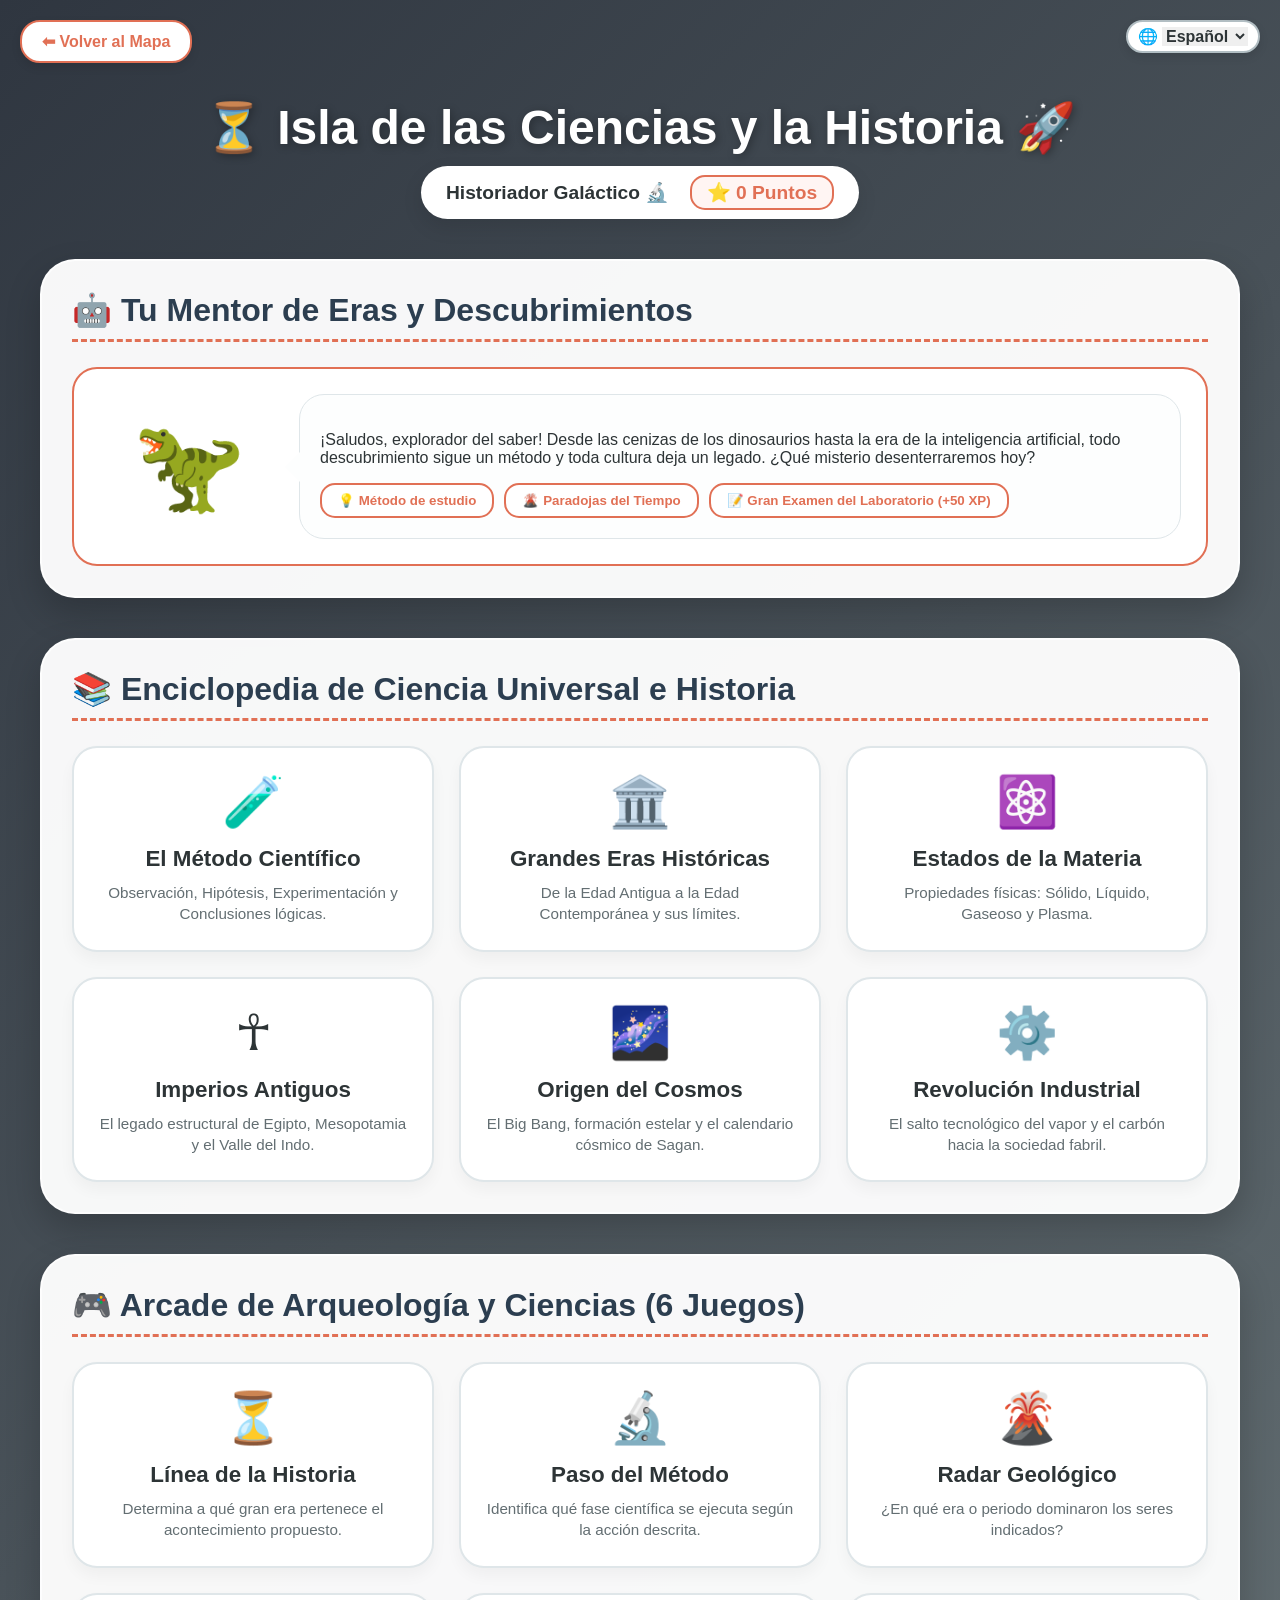
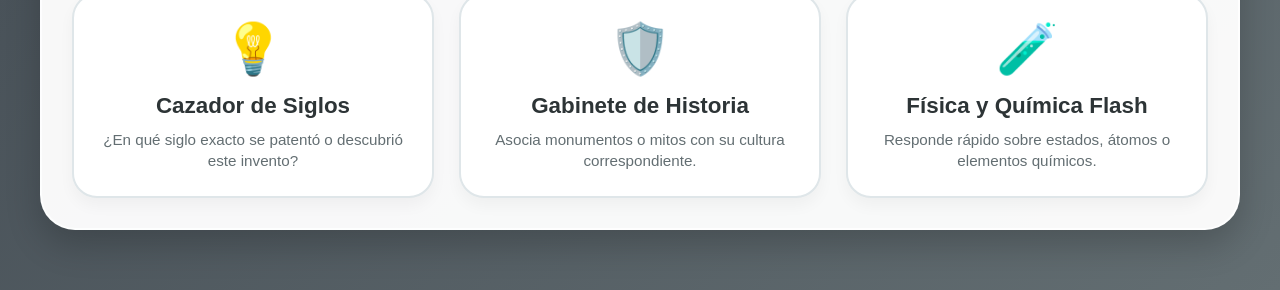
<file: tiempo.html>
<!DOCTYPE html>
<html lang="es">
<head>
    <meta charset="UTF-8">
    <meta name="viewport" content="width=device-width, initial-scale=1.0">
    <title>Isla del Tiempo, Ciencias e Historia</title>
    <style>
        :root {
            --primary: #55efc4;
            --accent-tie: #e17055;
            --bg-gradient: linear-gradient(135deg, #2f3640 0%, #636e72 100%);
            --glass-bg: rgba(255, 255, 255, 0.96);
            --text-dark: #2d3436;
        }

        body {
            font-family: 'Arial Rounded MT Bold', 'Comic Sans MS', sans-serif;
            background: var(--bg-gradient);
            margin: 0;
            padding: 20px;
            min-height: 100vh;
            color: var(--text-dark);
            box-sizing: border-box;
            user-select: none;
        }

        *, *::before, *::after {
            box-sizing: border-box;
        }

        /* --- BOTÓN VOLVER --- */
        .btn-volver {
            position: absolute;
            top: 20px;
            left: 20px;
            background: white;
            border: 2px solid var(--accent-tie);
            color: var(--accent-tie);
            padding: 10px 20px;
            font-size: 16px;
            font-weight: bold;
            border-radius: 20px;
            cursor: pointer;
            text-decoration: none;
            box-shadow: 0 4px 10px rgba(0,0,0,0.1);
            transition: all 0.2s;
            z-index: 100;
        }
        .btn-volver:hover {
            background: var(--accent-tie);
            color: white;
            transform: translateY(-2px);
        }

        /* --- SELECTOR DE IDIOMA --- */
        .selector-idioma {
            position: absolute;
            top: 20px;
            right: 20px;
            background: white;
            padding: 5px 10px;
            border-radius: 20px;
            border: 2px solid #b2bec3;
            box-shadow: 0 4px 10px rgba(0,0,0,0.1);
            z-index: 100;
        }
        .selector-idioma select {
            border: none;
            font-size: 16px;
            font-weight: bold;
            font-family: inherit;
            outline: none;
            cursor: pointer;
            color: var(--text-dark);
        }

        /* --- CONTENEDOR PRINCIPAL --- */
        .hub-container {
            max-width: 1200px;
            margin: 80px auto 0 auto;
            text-align: center;
        }

        h1 {
            font-size: 3rem;
            color: white;
            margin-bottom: 10px;
            text-shadow: 2px 2px 8px rgba(0,0,0,0.3);
            animation: flotar 3s ease-in-out infinite;
        }

        .sub-bar {
            background: white;
            padding: 15px 25px;
            border-radius: 30px;
            display: inline-block;
            margin-bottom: 40px;
            box-shadow: 0 8px 20px rgba(0,0,0,0.1);
            font-size: 1.2rem;
            font-weight: bold;
        }

        .puntos-badge {
            color: var(--accent-tie);
            margin-left: 15px;
            background: #fff5f3;
            padding: 5px 15px;
            border-radius: 15px;
            border: 2px solid var(--accent-tie);
        }

        /* --- PANELES DE SECCIONES --- */
        .seccion-bloque {
            background: var(--glass-bg);
            border-radius: 35px;
            padding: 30px;
            margin-bottom: 40px;
            box-shadow: 0 15px 35px rgba(0,0,0,0.2);
            border: 2px solid rgba(255,255,255,0.8);
            text-align: left;
        }

        .seccion-bloque h2 {
            font-size: 2rem;
            color: #2c3e50;
            margin-top: 0;
            margin-bottom: 25px;
            border-bottom: 3px dashed var(--accent-tie);
            padding-bottom: 10px;
        }

        /* --- GRILLA ADAPTIVA --- */
        .grid-cards {
            display: grid;
            grid-template-columns: repeat(auto-fit, minmax(280px, 1fr));
            gap: 25px;
        }

        .card-actividad {
            background: white;
            border-radius: 25px;
            padding: 25px;
            text-align: center;
            box-shadow: 0 8px 15px rgba(0,0,0,0.04);
            border: 2px solid #dfe6e9;
            cursor: pointer;
            transition: all 0.3s cubic-bezier(0.175, 0.885, 0.32, 1.275);
        }

        .card-actividad:hover {
            transform: translateY(-8px);
            box-shadow: 0 15px 25px rgba(0,0,0,0.1);
            border-color: var(--accent-tie);
        }

        .card-icon {
            font-size: 50px;
            margin-bottom: 15px;
        }

        .card-actividad h3 {
            margin: 10px 0;
            font-size: 1.4rem;
            color: #2d3436;
        }

        .card-actividad p {
            margin: 0;
            color: #636e72;
            font-size: 0.95rem;
            line-height: 1.4;
        }

        /* --- ZONA DE JUEGO ACTIVA --- */
        .zona-juego-activa {
            display: none;
            background: white;
            border-radius: 35px;
            padding: 40px 20px;
            margin-bottom: 40px;
            box-shadow: 0 20px 40px rgba(0,0,0,0.2);
            border: 3px solid var(--accent-tie);
            text-align: center;
            animation: entrada 0.4s ease-out;
        }

        .pantalla-operacion {
            font-size: 2.5rem;
            font-weight: bold;
            margin: 20px 0;
            color: #2d3436;
            letter-spacing: 1px;
            word-break: break-word;
        }

        .input-respuesta {
            font-size: 1.8rem;
            width: 80%;
            max-width: 400px;
            text-align: center;
            padding: 12px;
            border: 3px solid #b2bec3;
            border-radius: 20px;
            outline: none;
            font-family: inherit;
            margin-bottom: 20px;
        }
        .input-respuesta:focus { border-color: var(--accent-tie); }

        .btn-comprobar {
            display: block;
            margin: 0 auto;
            background: linear-gradient(45deg, #2c3e50, var(--accent-tie));
            color: white;
            border: none;
            padding: 15px 40px;
            font-size: 1.3rem;
            font-weight: bold;
            border-radius: 30px;
            cursor: pointer;
            box-shadow: 0 5px 15px rgba(225, 112, 85, 0.3);
        }

        /* --- SECCIÓN MENTOR DE CRÓNICAS --- */
        .contenedor-tutora {
            display: grid;
            grid-template-columns: 180px 1fr;
            gap: 20px;
            align-items: center;
            background: #fff;
            padding: 25px;
            border-radius: 25px;
            border: 2px solid var(--accent-tie);
        }

        .avatar-ia { font-size: 90px; text-align: center; animation: flotar 4s ease-in-out infinite; }

        .bocadillo-chat {
            background: #fdfefe;
            padding: 20px;
            border-radius: 25px;
            position: relative;
            border: 1px solid #dfe6e9;
        }

        .bocadillo-chat::before {
            content: ''; position: absolute; left: -15px; top: 50%;
            transform: translateY(-50%); border-width: 15px 15px 15px 0;
            border-style: solid; border-color: transparent #fdfefe transparent transparent;
        }

        .opciones-tutora { margin-top: 15px; display: flex; gap: 10px; flex-wrap: wrap; }
        .btn-opcion-chat {
            background: white; border: 2px solid var(--accent-tie); color: var(--accent-tie);
            padding: 8px 16px; border-radius: 15px; cursor: pointer;
            font-weight: bold; transition: all 0.2s;
        }
        .btn-opcion-chat:hover { background: var(--accent-tie); color: white; }

        /* --- MODAL DE TEORÍA --- */
        .modal-teoria {
            display: none; position: fixed; top: 0; left: 0; width: 100vw; height: 100vh;
            background: rgba(0,0,0,0.6); backdrop-filter: blur(8px); z-index: 1000;
            justify-content: center; align-items: center;
        }

        .modal-teoria-contenido {
            background: white; padding: 40px; border-radius: 35px;
            max-width: 650px; width: 90%; max-height: 85vh; overflow-y: auto;
            position: relative; text-align: left; box-shadow: 0 20px 40px rgba(0,0,0,0.3);
            animation: entrada 0.3s cubic-bezier(0.175, 0.885, 0.32, 1.275);
        }

        .btn-cerrar-modal {
            position: absolute; top: 20px; right: 20px; background: #e17055;
            color: white; border: none; width: 35px; height: 35px; border-radius: 50%;
            cursor: pointer; font-weight: bold;
        }

        /* --- RESPONSIVE --- */
        @media (max-width: 820px) {
            h1 { font-size: 2.2rem; }
            .contenedor-tutora { grid-template-columns: 1fr; text-align: center; }
            .bocadillo-chat::before { display: none; }
            .avatar-ia { margin-bottom: 10px; }
            .pantalla-operacion { font-size: 1.8rem; }
            .selector-idioma { position: static; display: inline-block; margin-top: 10px; }
        }

        @media (max-width: 480px) {
            body { padding: 10px; }
            h1 { font-size: 1.6rem; }
            .seccion-bloque { padding: 20px; border-radius: 25px; }
            .seccion-bloque h2 { font-size: 1.3rem; }
            .btn-volver { position: static; display: inline-block; margin-bottom: 15px; }
            .hub-container { margin-top: 10px; }
        }

        @keyframes flotar {
            0%, 100% { transform: translateY(0); }
            50% { transform: translateY(-10px); }
        }
        @keyframes entrada {
            from { opacity: 0; transform: scale(0.95) translateY(15px); }
            to { opacity: 1; transform: scale(1) translateY(0); }
        }
    </style>
</head>
<body>

    <a href="menuprincipal.html" class="btn-volver" id="lbl-volver" onclick="sonarBoton()">⬅ Volver al Mapa</a>

    <div class="selector-idioma">
        🌐 <select id="select-lang" onchange="cambiarIdioma()">
            <option value="es">Español</option>
            <option value="en">English</option>
            <option value="fr">Français</option>
        </select>
    </div>

    <div class="hub-container">
        <h1 id="main-title">⏳ Isla de las Ciencias y la Historia 🚀</h1>
        <div class="sub-bar">
            <span id="user-badge">Historiador Galáctico 🔬</span>
            <span class="puntos-badge">⭐ <span id="marcador-puntos">0</span> <span id="lbl-puntos">Puntos</span></span>
        </div>

        <div id="zona-de-juego" class="zona-juego-activa">
            <h2 id="titulo-juego-activo">Cápsula del Tiempo</h2>
            <p id="instrucciones-juego-activo">Analiza el enigma propuesto:</p>
            <div id="pantalla-tiempo" class="pantalla-operacion">Data</div>
            <input type="text" id="respuesta-usuario" class="input-respuesta" placeholder="..." autocomplete="off" spellcheck="false">
            <button class="btn-comprobar" id="btn-verificar" onclick="validarRespuestaJuego()">Verificar Registro 🚀</button>
        </div>

        <div class="seccion-bloque">
            <h2 id="sec1-title">🤖 Tu Mentor de Eras y Descubrimientos</h2>
            <div class="contenedor-tutora">
                <div class="avatar-ia">🦖</div>
                <div class="bocadillo-chat">
                    <p id="texto-chat-tutora">¡Saludos, explorador del saber! Desde las cenizas de los dinosaurios hasta la era de la inteligencia artificial, todo descubrimiento sigue un método y toda cultura deja un legado. ¿Qué misterio desenterraremos hoy?</p>
                    <div class="opciones-tutora">
                        <button class="btn-opcion-chat" id="opt-truco" onclick="charlarTutora('truco')">💡 Método de estudio</button>
                        <button class="btn-opcion-chat" id="opt-miedo" onclick="charlarTutora('miedo')">🌋 Paradojas del Tiempo</button>
                        <button class="btn-opcion-chat" id="opt-examen" onclick="charlarTutora('examen')">📝 Gran Examen del Laboratorio (+50 XP)</button>
                    </div>
                </div>
            </div>
        </div>

        <div class="seccion-bloque">
            <h2 id="sec2-title">📚 Enciclopedia de Ciencia Universal e Historia</h2>
            <div class="grid-cards">
                <div class="card-actividad" onclick="abrirTeoria('metodo')">
                    <div class="card-icon">🧪</div>
                    <h3 id="card-t1">El Método Científico</h3>
                    <p id="card-d1">Observación, Hipótesis, Experimentación y Conclusiones lógicas.</p>
                </div>
                <div class="card-actividad" onclick="abrirTeoria('eras')">
                    <div class="card-icon">🏛️</div>
                    <h3 id="card-t2">Grandes Eras Históricas</h3>
                    <p id="card-d2">De la Edad Antigua a la Edad Contemporánea y sus límites.</p>
                </div>
                <div class="card-actividad" onclick="abrirTeoria('materia')">
                    <div class="card-icon">⚛️</div>
                    <h3 id="card-t3">Estados de la Materia</h3>
                    <p id="card-d3">Propiedades físicas: Sólido, Líquido, Gaseoso y Plasma.</p>
                </div>
                <div class="card-actividad" onclick="abrirTeoria('egipto')">
                    <div class="card-icon">☥</div>
                    <h3 id="card-t4">Imperios Antiguos</h3>
                    <p id="card-d4">El legado estructural de Egipto, Mesopotamia y el Valle del Indo.</p>
                </div>
                <div class="card-actividad" onclick="abrirTeoria('universo')">
                    <div class="card-icon">🌌</div>
                    <h3 id="card-t5">Origen del Cosmos</h3>
                    <p id="card-d5">El Big Bang, formación estelar y el calendario cósmico de Sagan.</p>
                </div>
                <div class="card-actividad" onclick="abrirTeoria('revolucion')">
                    <div class="card-icon">⚙️</div>
                    <h3 id="card-t6">Revolución Industrial</h3>
                    <p id="card-d6">El salto tecnológico del vapor y el carbón hacia la sociedad fabril.</p>
                </div>
            </div>
        </div>

        <div class="seccion-bloque">
            <h2 id="sec3-title">🎮 Arcade de Arqueología y Ciencias (6 Juegos)</h2>
            <div class="grid-cards">
                <div class="card-actividad" onclick="iniciarJuego('linea')">
                    <div class="card-icon">⏳</div>
                    <h3 id="game-t1">Línea de la Historia</h3>
                    <p id="game-d1">Determina a qué gran era pertenece el acontecimiento propuesto.</p>
                </div>
                <div class="card-actividad" onclick="iniciarJuego('laboratorio')">
                    <div class="card-icon">🔬</div>
                    <h3 id="game-t2">Paso del Método</h3>
                    <p id="game-d2">Identifica qué fase científica se ejecuta según la acción descrita.</p>
                </div>
                <div class="card-actividad" onclick="iniciarJuego('geologia')">
                    <div class="card-icon">🌋</div>
                    <h3 id="game-t3">Radar Geológico</h3>
                    <p id="game-d3">¿En qué era o periodo dominaron los seres indicados?</p>
                </div>
                <div class="card-actividad" onclick="iniciarJuego('inventos')">
                    <div class="card-icon">💡</div>
                    <h3 id="game-t4">Cazador de Siglos</h3>
                    <p id="game-d4">¿En qué siglo exacto se patentó o descubrió este invento?</p>
                </div>
                <div class="card-actividad" onclick="iniciarJuego('civilizaciones')">
                    <div class="card-icon">🛡️</div>
                    <h3 id="game-t5">Gabinete de Historia</h3>
                    <p id="game-d5">Asocia monumentos o mitos con su cultura correspondiente.</p>
                </div>
                <div class="card-actividad" onclick="iniciarJuego('quimica')">
                    <div class="card-icon">🧪</div>
                    <h3 id="game-t6">Física y Química Flash</h3>
                    <p id="game-d6">Responde rápido sobre estados, átomos o elementos químicos.</p>
                </div>
            </div>
        </div>
    </div>

    <div id="modal-teoria" class="modal-teoria">
        <div class="modal-teoria-contenido">
            <button class="btn-cerrar-modal" onclick="cerrarTeoria()">X</button>
            <h2 id="modal-titulo-teoria">Estudio Científico</h2>
            <div id="modal-cuerpo-teoria">Contenido...</div>
        </div>
    </div>

    <script>
        // --- MOTOR DE LOCALIZACIÓN MULTILINGÜE ---
        let langActual = 'es';
        const locales = {
            es: {
                volver: "⬅ Volver al Mapa", title: "⏳ Isla de las Ciencias y la Historia 🚀",
                badge: "Historiador Galáctico 🔬", puntos: "Puntos", verificar: "Verificar Registro 🚀",
                sec1: "🤖 Tu Mentor de Eras y Descubrimientos", sec2: "📚 Enciclopedia de Ciencia Universal e Historia", sec3: "🎮 Arcade de Arqueología y Ciencias (6 Juegos)",
                chat: "¡Saludos, explorador del saber! Desde las cenizas de los dinosaurios hasta la era de la inteligencia artificial, todo descubrimiento sigue un método y toda cultura deja un legado. ¿Qué misterio desenterraremos hoy?",
                opt1: "💡 Método de estudio", opt2: "🌋 Paradojas del Tiempo", opt3: "📝 Gran Examen del Laboratorio (+50 XP)",
                t1: "El Método Científico", d1: "Observación, Hipótesis, Experimentación y Conclusiones lógicas.",
                t2: "Grandes Eras Históricas", d2: "De la Edad Antigua a la Edad Contemporánea y sus límites.",
                t3: "Estados de la Materia", d3: "Propiedades físicas: Sólido, Líquido, Gaseoso y Plasma.",
                t4: "Imperios Antiguos", d4: "El legado estructural de Egipto, Mesopotamia y el Valle del Indo.",
                t5: "Origen del Cosmos", d5: "El Big Bang, formación estelar y el calendario cósmico de Sagan.",
                t6: "Revolución Industrial", d6: "El salto tecnológico del vapor y el carbón hacia la sociedad fabril.",
                gt1: "Línea de la Historia", gd1: "Determina a qué gran era pertenece el acontecimiento propuesto.",
                gt2: "Paso del Método", gd2: "Identifica qué fase científica se ejecuta según la acción descrita.",
                gt3: "Radar Geológico", gd3: "¿En qué era o periodo dominaron los seres indicados?",
                gt4: "Cazador de Siglos", gd4: "¿En qué siglo exacto se patentó o descubrió este invento?",
                gt5: "Gabinete de Historia", gd5: "Asocia monumentos o mitos con su cultura correspondiente.",
                gt6: "Física y Química Flash", gd6: "Responde rápido sobre estados, átomos o elementos químicos.",
                inst_linea: "¿A qué era pertenece el Descubrimiento de América? (antigua / media / moderna / contemporanea)",
                inst_lab: "Diseñar un test controlado en un tubo de ensayo es... (observacion / hipotesis / experimentacion)",
                inst_geo: "¿En qué era vivieron los dinosaurios como el T-Rex? (paleozoica / mesozoica / cenozoica)",
                inst_inv: "¿En qué siglo se inventó la imprenta de Gutenberg? (Escribe el número, ej: 15)",
                inst_civ: "¿Qué cultura construyó el Coliseo? (roma / egipto / grecia)",
                inst_quim: "El paso directo de estado Sólido a Gaseoso se llama... (sublimacion / fusion / evaporacion)",
                err: "❌ ¡Error de registro histórico! La respuesta exacta archivada era:", ok: "✨ ¡Enigma resuelto con rigor científico! +10 puntos ⭐"
            },
            en: {
                volver: "⬅ Back to Map", title: "⏳ Science & History Island 🚀",
                badge: "Galactic Historian 🔬", puntos: "Points", verificar: "Verify Record 🚀",
                sec1: "🤖 Your Mentor of Eras & Breakthroughs", sec2: "📚 Universal Science & History Encyclopedia", sec3: "🎮 Archeology & Science Arcade (6 Games)",
                chat: "Greetings, knowledge explorer! From the ashes of dinosaurs to the rise of AI, every breakthrough follows a method, and every culture leaves a legacy. What mystery shall we unearth today?",
                opt1: "💡 Study Framework", opt2: "🌋 Time Paradoxes", opt3: "📝 Grand Lab Exam (+50 XP)",
                t1: "Scientific Method", d1: "Observation, Hypothesis, Experimentation, and Logical Conclusions.",
                t2: "Great Historical Eras", d2: "From the Ancient World to Modern times and their key milestones.",
                t3: "States of Matter", d3: "Physical structural properties: Solid, Liquid, Gas, and Plasma.",
                t4: "Ancient Empires", d4: "The monumental legacies of Egypt, Mesopotamia, and Indus Valley.",
                t5: "Cosmic Beginnings", d5: "The Big Bang, stellar nursery metrics, and Sagan's Cosmic Calendar.",
                t6: "Industrial Revolution", d6: "The technological shift from muscles to coal and steam power houses.",
                gt1: "Timeline Alignment", gd1: "Determine which historical era matches the selected event context.",
                gt2: "Methodical Step", gd2: "Identify the exact research phase described in the current scenario.",
                gt3: "Geological Radar", gd3: "In which era or timeframe did the noted species dominate the biosphere?",
                gt4: "Century Hunter", gd4: "In which specific century was this invention patented or made public?",
                gt5: "Cabinet of History", gd5: "Match ancient structures or myths with their base sovereign culture.",
                gt6: "Flash Physics & Chemistry", gd6: "Quick answers regarding states, atomic particles, or periodic elements.",
                inst_linea: "To which era belongs the Discovery of America? (ancient / medieval / modern / contemporary)",
                inst_lab: "Running a controlled test in a test tube represents... (observation / hypothesis / experimentation)",
                inst_geo: "In which era did dinosaurs like the T-Rex live? (paleozoic / mesozoic / cenozoic)",
                inst_inv: "In which century was Gutenberg's printing press invented? (Type the digit, e.g., 15)",
                inst_civ: "Which culture engineered the Colosseum? (rome / egypt / greece)",
                inst_quim: "The transition from Solid directly to Gas is called... (sublimation / melting / evaporation)",
                err: "❌ Timeline disruption! The actual archival entry was:", ok: "✨ Mystery solved with scientific precision! +10 points ⭐"
            },
            fr: {
                volver: "⬅ Retour a la Carte", title: "⏳ L'Île des Sciences et de l'Histoire 🚀",
                badge: "Historien Galactique 🔬", puntos: "Points", verificar: "Vérifier l'Enregistrement 🚀",
                sec1: "🤖 Votre Mentor d'Ères et de Découvertes", sec2: "📚 Encyclopédie des Sciences et d'Histoire", sec3: "🎮 Arcade d'Archéologie et de Sciences (6 Jeux)",
                chat: "Salutations, explorateur du savoir ! Des cendres des dinosaures à l'essor de l'IA, chaque découverte suit une méthode et chaque peuple laisse une empreinte. Quel secret allons-nous percer ?",
                opt1: "💡 Cadre d'analyse", opt2: "🌋 Paradoxes Temporels", opt3: "📝 Grand Examen de Laboratoire (+50 XP)",
                t1: "La Méthode Scientifique", d1: "Observation, Hypothèse, Expérimentation et Conclusions rigoureuses.",
                t2: "Grandes Ères Historiques", d2: "De l'Antiquité à l'Époque Contemporaine et leurs ruptures.",
                t3: "États de la Matière", d3: "Propriétés moléculaires de base : Solide, Liquide, Gazeux et Plasma.",
                t4: "Empires Antiques", d4: "L'héritage d'Égypte, de Mésopotamie et de la Vallée de l'Indus.",
                t5: "Origine du Cosmos", d5: "Le Big Bang, la nucléosynthèse et le calendrier cosmique de Sagan.",
                t6: "Révolution Industrielle", d6: "Le basculement technologique de la vapeur et du charbon vers l'usine.",
                gt1: "Ligne du Temps", gd1: "Déterminez à quelle grande époque appartient l'événement proposé.",
                gt2: "Étape de la Méthode", gd2: "Identifiez la phase de recherche correspondante à l'action.",
                gt3: "Radar Géologique", gd3: "À quelle ère géologique appartenaient les êtres mentionnés ?",
                gt4: "Chasseur de Siècles", gd4: "En quel siècle précis cette invention a-t-il été conçue ?",
                gt5: "Cabinet d'Histoire", gd5: "Associez les monuments ou mythes à leur civilisation d'origine.",
                gt6: "Physique-Chimie Flash", gd6: "Réponses rapides sur les états, les atomes ou le tableau périodique.",
                inst_linea: "À quelle époque appartient la Découverte de l'Amérique ? (antique / medievale / moderne / contemporaine)",
                inst_lab: "Réaliser un test contrôlé en éprouvette relève de... (observation / hypothese / experimentation)",
                inst_geo: "À quelle ère appartenaient les dinosaures comme le T-Rex ? (paleozoique / mesozoique / cenozoique)",
                inst_inv: "En quel siècle l'imprimerie de Gutenberg a-t-elle été inventée ? (Ex: 15)",
                inst_civ: "Quelle civilisation a bâti le Colisée ? (rome / egypte / grece)",
                inst_quim: "Le passage direct de l'état Solide à Gazeux s'appelle... (sublimation / fusion / evaporation)",
                err: "❌ Anachronisme ! La réponse exacte archivée était :", ok: "✨ Énigme résolue avec rigueur scientifique ! +10 points ⭐"
            }
        };

        function cambiarIdioma() {
            langActual = document.getElementById('select-lang').value;
            const res = locales[langActual];
            
            document.getElementById('lbl-volver').innerText = res.volver;
            document.getElementById('main-title').innerText = res.title;
            document.getElementById('user-badge').innerText = res.badge;
            document.getElementById('lbl-puntos').innerText = res.puntos;
            document.getElementById('btn-verificar').innerText = res.verificar;
            document.getElementById('sec1-title').innerText = res.sec1;
            document.getElementById('sec2-title').innerText = res.sec2;
            document.getElementById('sec3-title').innerText = res.sec3;
            document.getElementById('texto-chat-tutora').innerText = res.chat;
            document.getElementById('opt-truco').innerText = res.opt1;
            document.getElementById('opt-miedo').innerText = res.opt2;
            document.getElementById('opt-examen').innerText = res.opt3;
            
            document.getElementById('card-t1').innerText = res.t1; document.getElementById('card-d1').innerText = res.d1;
            document.getElementById('card-t2').innerText = res.t2; document.getElementById('card-d2').innerText = res.d2;
            document.getElementById('card-t3').innerText = res.t3; document.getElementById('card-d3').innerText = res.d3;
            document.getElementById('card-t4').innerText = res.t4; document.getElementById('card-d4').innerText = res.d4;
            document.getElementById('card-t5').innerText = res.t5; document.getElementById('card-d5').innerText = res.d5;
            document.getElementById('card-t6').innerText = res.t6; document.getElementById('card-d6').innerText = res.d6;
            
            document.getElementById('game-t1').innerText = res.gt1; document.getElementById('game-d1').innerText = res.gd1;
            document.getElementById('game-t2').innerText = res.gt2; document.getElementById('game-d2').innerText = res.gd2;
            document.getElementById('game-t3').innerText = res.gt3; document.getElementById('game-d3').innerText = res.gd3;
            document.getElementById('game-t4').innerText = res.gt4; document.getElementById('game-d4').innerText = res.gd4;
            document.getElementById('game-t5').innerText = res.gt5; document.getElementById('game-d5').innerText = res.gd5;
            document.getElementById('game-t6').innerText = res.gt6; document.getElementById('game-d6').innerText = res.gd6;
            
            if (document.getElementById('zona-de-juego').style.display === 'block') {
                generarPreguntaJuego();
            }
            sonarSintetizador('clic');
        }

        // --- SINTETIZADOR AUDIO FX ---
        const audioCtx = new (window.AudioContext || window.webkitAudioContext)();
        let puntosTotales = 0;

        function sonarSintetizador(tipo) {
            if (audioCtx.state === 'suspended') audioCtx.resume();
            const osc = audioCtx.createOscillator();
            const gain = audioCtx.createGain();
            osc.connect(gain); gain.connect(audioCtx.destination);

            if (tipo === 'clic') {
                osc.type = 'sine'; osc.frequency.setValueAtTime(400, audioCtx.currentTime);
                gain.gain.setValueAtTime(0.05, audioCtx.currentTime);
                osc.start(); osc.stop(audioCtx.currentTime + 0.05);
            } else if (tipo === 'correcto') {
                osc.type = 'triangle';
                osc.frequency.setValueAtTime(300, audioCtx.currentTime);
                osc.frequency.setValueAtTime(600, audioCtx.currentTime + 0.08);
                osc.frequency.setValueAtTime(1200, audioCtx.currentTime + 0.16);
                gain.gain.setValueAtTime(0.1, audioCtx.currentTime);
                osc.start(); osc.stop(audioCtx.currentTime + 0.3);
            } else if (tipo === 'error') {
                osc.type = 'sawtooth'; osc.frequency.setValueAtTime(100, audioCtx.currentTime);
                gain.gain.setValueAtTime(0.15, audioCtx.currentTime);
                osc.start(); osc.stop(audioCtx.currentTime + 0.3);
            }
        }
        function sonarBoton() { sonarSintetizador('clic'); }

        // --- BASE DE DATOS DE HISTORIA Y CIENCIA ---
        const dbJuegos = {
            es: {
                linea: [{p: 'Descubrimiento de América (1492)', r: 'moderna'}, {p: 'Caída de Roma (476 d.C.)', r: 'media'}, {p: 'Revolución Francesa (1789)', r: 'contemporanea'}],
                laboratorio: [{p: 'Mirar bacterias en el microscopio sin opinar', r: 'observacion'}, {p: 'Hacer reaccionar dos gases en un entorno controlado', r: 'experimentacion'}],
                geologia: [{p: 'Reinado del Tyrannosaurus Rex', r: 'mesozoica'}, {p: 'Aparición del Homo Sapiens moderno', r: 'cenozoica'}],
                inventos: [{p: 'Imprenta de Gutenberg', r: '15'}, {p: 'Máquina de vapor de Watt', r: '18'}, {p: 'Internet (World Wide Web)', r: '20'}],
                civilizaciones: [{p: 'Construcción del Partenón', r: 'grecia'}, {p: 'Momificación de Tutankamón', r: 'egipto'}, {p: 'Acueducto de Segovia', r: 'roma'}],
                quimica: [{p: 'Hielo seco transformándose en humo gaseoso', r: 'sublimacion'}, {p: 'Fundición del hierro a altas temperaturas', r: 'fusion'}]
            },
            en: {
                linea: [{p: 'Columbus reaches America (1492)', r: 'modern'}, {p: 'Fall of Western Rome (476 AD)', r: 'medieval'}, {p: 'French Revolution (1789)', r: 'contemporary'}],
                laboratorio: [{p: 'Looking closely at cell walls under a lens', r: 'observation'}, {p: 'Mixing reactive components under exact heat', r: 'experimentation'}],
                geologia: [{p: 'Era of the Tyrannosaurus Rex', r: 'mesozoic'}, {p: 'Rise of modern Homo Sapiens', r: 'cenozoic'}],
                inventos: [{p: 'Gutenberg Printing Press', r: '15'}, {p: 'Watt Steam Engine', r: '18'}, {p: 'The Internet network setup', r: '20'}],
                civilizaciones: [{p: 'Building the Parthenon temples', r: 'greece'}, {p: 'Mummification of Pharaohs', r: 'egypt'}, {p: 'The Roman Colosseum stadium', r: 'rome'}],
                quimica: [{p: 'Dry ice turning instantly into vapor gas', r: 'sublimation'}, {p: 'Iron turning liquid under high furnace heat', r: 'melting'}]
            },
            fr: {
                linea: [{p: 'Découverte de l\'Amérique (1492)', r: 'moderne'}, {p: 'Chute de Rome (476 ap. J.-C.)', r: 'medievale'}, {p: 'Révolution Française (1789)', r: 'contemporaine'}],
                laboratorio: [{p: 'Observer des microbes au microscope', r: 'observation'}, {p: 'Mélanger deux réactifs en tube à essai', r: 'experimentation'}],
                geologia: [{p: 'Règne du Tyrannosaurus Rex', r: 'mesozoique'}, {p: 'Apparition de l\'Homo Sapiens', r: 'cenozoique'}],
                inventos: [{p: 'L\'imprimerie de Gutenberg', r: '15'}, {p: 'Machine à vapeur de Watt', r: '18'}, {p: 'Lancement du World Wide Web', r: '20'}],
                civilizaciones: [{p: 'Construction du Parthénon', r: 'grece'}, {p: 'Momification de Toutânkhamon', r: 'egypte'}, {p: 'Le Colisée de Rome', r: 'rome'}],
                quimica: [{p: 'Le CO2 solide devenant un gaz direct', r: 'sublimation'}, {p: 'Le fer devenant liquide dans un haut fourneau', r: 'fusion'}]
            }
        };

        let juegoActual = '';
        let respuestasAceptables = [];

        function iniciarJuego(tipo) {
            sonarSintetizador('clic');
            juegoActual = tipo;
            document.getElementById('zona-de-juego').style.display = 'block';
            window.scrollTo({ top: 0, behavior: 'smooth' });
            generarPreguntaJuego();
        }

        function generarPreguntaJuego() {
            const pantalla = document.getElementById('pantalla-tiempo');
            const input = document.getElementById('respuesta-usuario');
            const instrucciones = document.getElementById('instrucciones-juego-activo');
            const res = locales[langActual];
            input.value = ''; input.focus();
            respuestasAceptables = [];

            if (juegoActual === 'linea') {
                document.getElementById('titulo-juego-activo').innerText = "⏳ " + res.gt1;
                instrucciones.innerText = res.inst_linea;
            } else if (juegoActual === 'laboratorio') {
                document.getElementById('titulo-juego-activo').innerText = "🔬 " + res.gt2;
                instrucciones.innerText = res.inst_lab;
            } else if (juegoActual === 'geologia') {
                document.getElementById('titulo-juego-activo').innerText = "🌋 " + res.gt3;
                instrucciones.innerText = res.inst_geo;
            } else if (juegoActual === 'inventos') {
                document.getElementById('titulo-juego-activo').innerText = "💡 " + res.gt4;
                instrucciones.innerText = res.inst_inv;
            } else if (juegoActual === 'civilizaciones') {
                document.getElementById('titulo-juego-activo').innerText = "🛡️ " + res.gt5;
                instrucciones.innerText = res.inst_civ;
            } else if (juegoActual === 'quimica') {
                document.getElementById('titulo-juego-activo').innerText = "🧪 " + res.gt6;
                instrucciones.innerText = res.inst_quim;
            }

            const lista = dbJuegos[langActual][juegoActual];
            let elegida = lista[Math.floor(Math.random() * lista.length)];
            
            pantalla.innerText = elegida.p;
            respuestasAceptables.push(elegida.r);
        }

        function validarRespuestaJuego() {
            const inputVal = document.getElementById('respuesta-usuario').value.trim().toLowerCase();
            if (inputVal === "") return;

            const limpiarTexto = (t) => t.normalize("NFD").replace(/[\u0300-\u036f]/g, "");
            let esCorrecto = respuestasAceptables.some(resp => limpiarTexto(resp) === limpiarTexto(inputVal));
            const res = locales[langActual];

            if (esCorrecto) {
                sonarSintetizador('correcto');
                puntosTotales += 10;
                document.getElementById('marcador-puntos').innerText = puntosTotales;
                alert(res.ok);
                generarPreguntaJuego();
            } else {
                sonarSintetizador('error');
                alert(`${res.err} "${respuestasAceptables[0]}"`);
                generarPreguntaJuego();
            }
        }

        document.getElementById('respuesta-usuario').addEventListener('keypress', function(e) {
            if (e.key === 'Enter') validarRespuestaJuego();
        });

        // --- MENTOR INTERACTIVO ---
        function charlarTutora(opcion) {
            sonarSintetizador('clic');
            const cajaTexto = document.getElementById('texto-chat-tutora');
            
            const tips = {
                es: {
                    truco: "💡 Un gran truco histórico: los siglos siempre van un número por delante del año. El año 1492 pertenece al siglo XV (15).",
                    miedo: "🌋 Cambiar el pasado crearía una paradoja. Pero entenderlo nos permite predecir el futuro ecológico y climático de nuestro planeta.",
                    examen: "📝 ¡Fases del laboratorio activadas! Vamos a comprobar tu dominio del método científico."
                },
                en: {
                    truco: "💡 Century rule calculation: take the year string (e.g., 1789), drop the last two digits (17) and add 1. 1789 belongs to the 18th century!",
                    miedo: "🌋 Don't fear temporal loops! Focus on tracking standard paleoclimate records to shield our present ecological biodiversity maps.",
                    examen: "📝 Academic laboratory trial active! Proceeding straight to the Scientific Method booth."
                },
                fr: {
                    truco: "💡 Pour calculer un siècle : prenez les deux premiers chiffres de l'année et ajoutez 1. L'année 1492 correspond au XVe siècle (14+1=15).",
                    miedo: "🌋 Modifier le passé briserait la causalité. Analysons plutôt les strates géologiques pour sauver notre futur.",
                    examen: "📝 Examen de sciences ouvert ! Analysons les étapes fondamentales de la méthode scientifique."
                }
            };

            cajaTexto.innerText = tips[langActual][opcion];
            if(opcion === 'examen') {
                iniciarJuego('laboratorio');
            }
        }

        // --- ENCICLOPEDIA TEÓRICA ---
        function abrirTeoria(tema) {
            sonarSintetizador('clic');
            const modal = document.getElementById('modal-teoria');
            const titulo = document.getElementById('modal-titulo-teoria');
            const cuerpo = document.getElementById('modal-cuerpo-teoria');
            modal.style.display = 'flex';

            const biblioteca = {
                es: {
                    metodo: {t:"🧪 Los Pasos del Método Científico", c:"<p>El pilar fundamental de la ciencia moderna:</p><ol><li><b>Observación:</b> Examinar y registrar un fenómeno natural de forma objetiva.</li><li><b>Hipótesis:</b> Formular una explicación provisional lógica.</li><li><b>Experimentación:</b> Realizar pruebas controladas para comprobar la hipótesis.</li><li><b>Conclusión:</b> Publicar resultados que confirmen o refuten la hipótesis generando teorías o leyes.</li></ol>"},
                    eras: {t:"🏛️ Las 4 Grandes Eras de la Historia", c:"<ul><li><b>Edad Antigua:</b> Desde la invención de la escritura (3500 a.C.) hasta la caída de Roma (476 d.C.).</li><li><b>Edad Media:</b> Del 476 d.C. hasta el descubrimiento de América (1492).</li><li><b>Edad Moderna:</b> De 1492 hasta la Revolución Francesa (1789).</li><li><b>Edad Contemporánea:</b> Desde 1789 hasta nuestros días.</li></ul>"},
                    materia: {t:"⚛️ Estados Agregados de la Materia", c:"<p>La materia se organiza según la energía térmica de sus partículas:</p><ul><li><b>Sólido:</b> Forma y volumen constantes, partículas fijas compactas.</li><li><b>Líquido:</b> Volumen fijo pero forma variable adaptada al recipiente.</li><li><b>Gaseoso:</b> Sin forma ni volumen fijos, partículas libres expansivas.</li><li><b>Plasma:</b> Gas ionizado conductor donde los electrones se han separado del núcleo bajo temperaturas extremas (como las estrellas).</li></ul>"},
                    egipto: {t:"☥ La Estructura del Imperio del Nilo", c:"<p>El Antiguo Egipto floreció gracias al control de las crecidas del río Nilo, permitiendo una agricultura fértil masiva. Su sociedad estaba rígidamente jerarquizada bajo el mando del Faraón (considerado un dios viviente), desarrollando la escritura jeroglífica, complejos sistemas de cálculo de ingeniería y templos eternos orientados astronómicamente.</p>"},
                    universo: {t:"🌌 El Nacimiento del Espacio y el Tiempo", c:"<p>La teoría del Big Bang postula que hace unos $13.8$ mil millones de años toda la materia y energía del cosmos se concentraba en un punto de densidad infinita que se expandió de forma masiva. Carl Sagan diseñó el <b>Calendario Cósmico</b> para entender esta escala, condensando la historia del universo en un año terrestre, donde la humanidad aparece recién el 31 de diciembre a las 23:52.</p>"},
                    revolucion: {t:"⚙️ La Revolución Industrial y Fabril", c:"<p>Iniciada en Gran Bretaña durante la segunda mitad del siglo XVIII, supuso el paso de una economía agraria y artesanal a otra dominada por la industria y la producción mecanizada. La invención de la máquina de vapor transformó el transporte (ferrocarril) y los talleres textiles, originando el crecimiento urbano masivo y una nueva división de clases sociales.</p>"}
                },
                en: {
                    metodo: {t:"🧪 Steps of the Scientific Method", c:"<p>The core structural backbone of empirical human progress:</p><ol><li><b>Observation:</b> Spotting and recording data points neutrally.</li><li><b>Hypothesis:</b> Crafting an educated predictive rule profile.</li><li><b>Experimentation:</b> Isolating variables in a lab setup to stress-test the model.</li><li><b>Analysis & Conclusion:</b> Reviewing metrics to establish facts, laws, or theories.</li></ol>"},
                    eras: {t:"🏛️ The 4 Epochs of Human Civilization", c:"<ul><li><b>Ancient History:</b> From the rise of cuneiform writing ($c. 3500$ BC) to the Fall of Rome (476 AD).</li><li><b>The Middle Ages:</b> From 476 AD to the cross-ocean passage of Columbus (1492).</li><li><b>The Modern Era:</b> From 1492 up to the storming of the Bastille (1789).</li><li><b>Contemporary Era:</b> From the French Revolution (1789) to the digital age.</li></ul>"},
                    materia: {t:"⚛️ States & Structural Matter Layouts", c:"<p>Matter aligns shapes according to particle thermal kinetic metrics:</p><ul><li><b>Solid:</b> Rigid shape and volume, ultra-dense crystalline or amorphous bonds.</li><li><b>Liquid:</b> Fixed fluid volume that takes the contour of its container.</li><li><b>Gas:</b> Completely volatile volume and shape, high particle collision rates.</li><li><b>Plasma:</b> Superheated ion gas where electrons roam free from nuclei (found in stars).</li></ul>"},
                    egipto: {t:"☥ The Nile River Civilization Node", c:"<p>Ancient Egypt thrived by engineering systems around the predictable floods of the Nile River. Ruled by the Pharaoh, this highly advanced culture introduced hieroglyphic codes, advanced architectural survey calculations, and solar-aligned structural complexes built to survive millennia.</p>"},
                    universo: {t:"🌌 Cosmology and Cosmic Chronology", c:"<p>The Big Bang model outlines that around $13.8$ billion years ago, the universe expanded from an ultra-dense singular point. Carl Sagan's <b>Cosmic Calendar</b> condenses this timeline into a single calendar year to help humans visualize it: here, the entire recorded human timeline takes up only the final seconds of December 31st.</p>"},
                    revolucion: {t:"⚙️ The Industrial Mechanization Leap", c:"<p>Originating in Great Britain during the late 18th century, this shift moved humanity from rural farming guilds to mechanized factory networks. Driven by the coal-powered steam engine, it revolutionized loom textile output, birthed global rail links, and completely reshaped urban demographic blueprints.</p>"}
                },
                fr: {
                    metodo: {t:"🧪 Les Paliers de la Méthode Scientifique", c:"<p>Le pilier de la rationalité cartésienne :</p><ol><li><b>Observation :</b> Recueil de données empiriques sans a priori.</li><li><b>Hypothèse :</b> Formulation d'une explication théorique provisoire.</li><li><b>Expérimentation :</b> Tests rigoureux en faisant varier les variables.</li><li><b>Conclusion :</b> Validation ou rejet, menant à l'établissement de lois.</li></ol>"},
                    eras: {t:"🏛️ Les 4 Grandes Époques Historiques", c:"<ul><li><b>Antiquité :</b> De l'apparition de l'écriture (3500 av. J.-C.) à la chute de Rome (476).</li><li><b>Moyen Âge :</b> De 476 à l'arrivée de Christophe Colomb aux Amériques (1492).</li><li><b>Époque Moderne :</b> De 1492 à la Révolution Française (1789).</li><li><b>Époque Contemporaine :</b> De 1789 jusqu'à aujourd'hui.</li></ul>"},
                    materia: {t:"⚛️ Les États d'Agrégation de la Matière", c:"<ul><li><b>Solide :</b> Molécules compactes, forme et volume fixes.</li><li><b>Liquide :</b> Volume fixe, mais prend la forme du contenant.</li><li><b>Gazeux :</b> Particules très mobiles, expansion maximale.</li><li><b>Plasma :</b> Gaz fortement ionisé soumis à de très hautes températures (ex: le Soleil).</li></ul>"},
                    egipto: {t:"☥ L'Empire du Nil et des Pharaons", c:"<p>L'Égypte antique s'est développée grâce à la maîtrise des crues du Nil. Dirigée par un Pharaon, cette société a bâti de gigantesques temples alignés sur les astres, inventé les hiéroglyphes y développé une ingénierie de pointe pour ériger les pyramides.</p>"},
                    universo: {t:"🌌 Le Big Bang et le Calendrier de Sagan", c:"<p>Le Big Bang s'est produit il y a environ $13.8$ milliards d'années. Pour concevoir cette échelle, le physicien Carl Sagan a créé un calendrier condensant l'histoire du cosmos en une année : l'humanité n'y apparaît que le 31 décembre à 23h52.</p>"},
                    revolucion: {t:"⚙️ La Révolution Industrielle et Technologique", c:"<p>Née en Grande-Bretagne au XVIIIe siècle, elle marque la transition d'une économie agraire vers une production mécanique de masse. La machine à vapeur a bouleversé les transports (chemins de fer) et le textile, provoquant un exode rural massif et l'émergence du prolétariat.</p>"}
                }
            };

            const nodo = biblioteca[langActual][tema];
            titulo.innerText = nodo.t;
            cuerpo.innerHTML = nodo.c;
        }

        function cerrarTeoria() {
            sonarSintetizador('clic');
            document.getElementById('modal-teoria').style.display = 'none';
        }
    </script>
</body>
</html>
</file>
